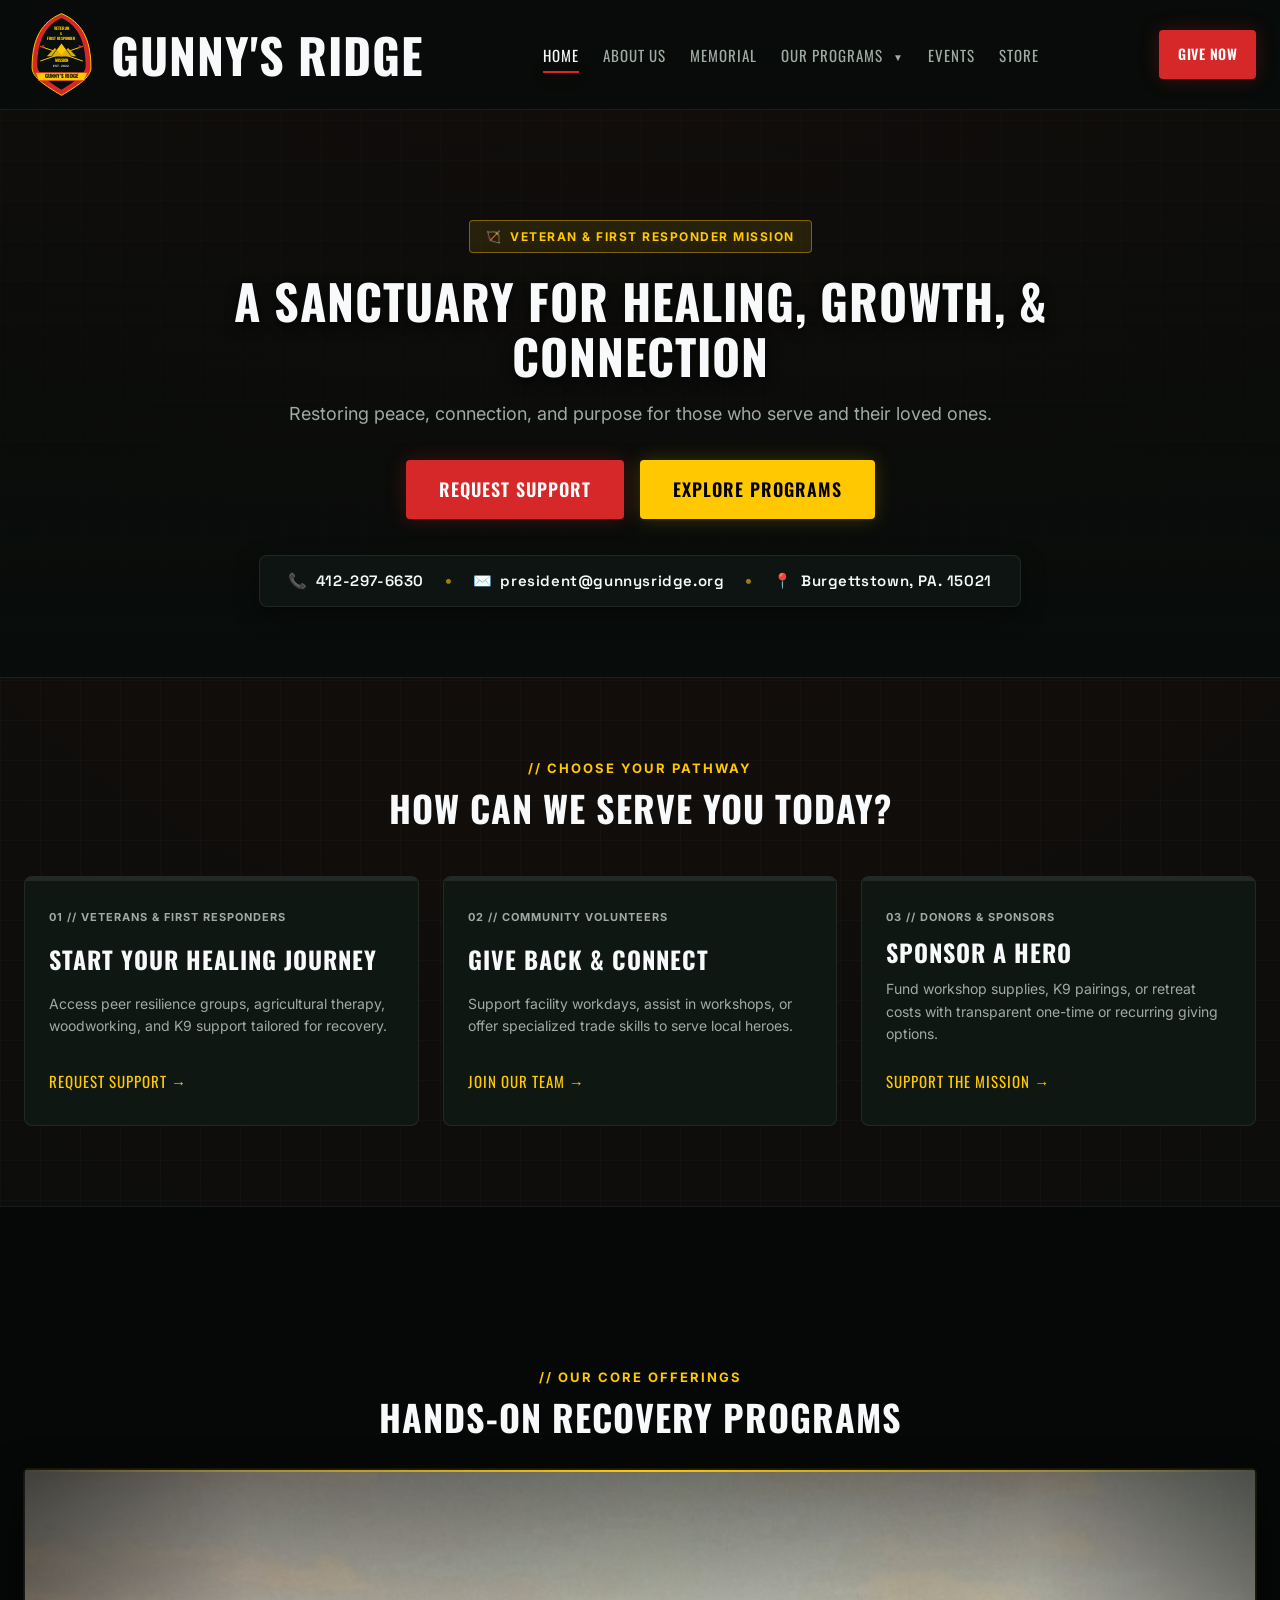
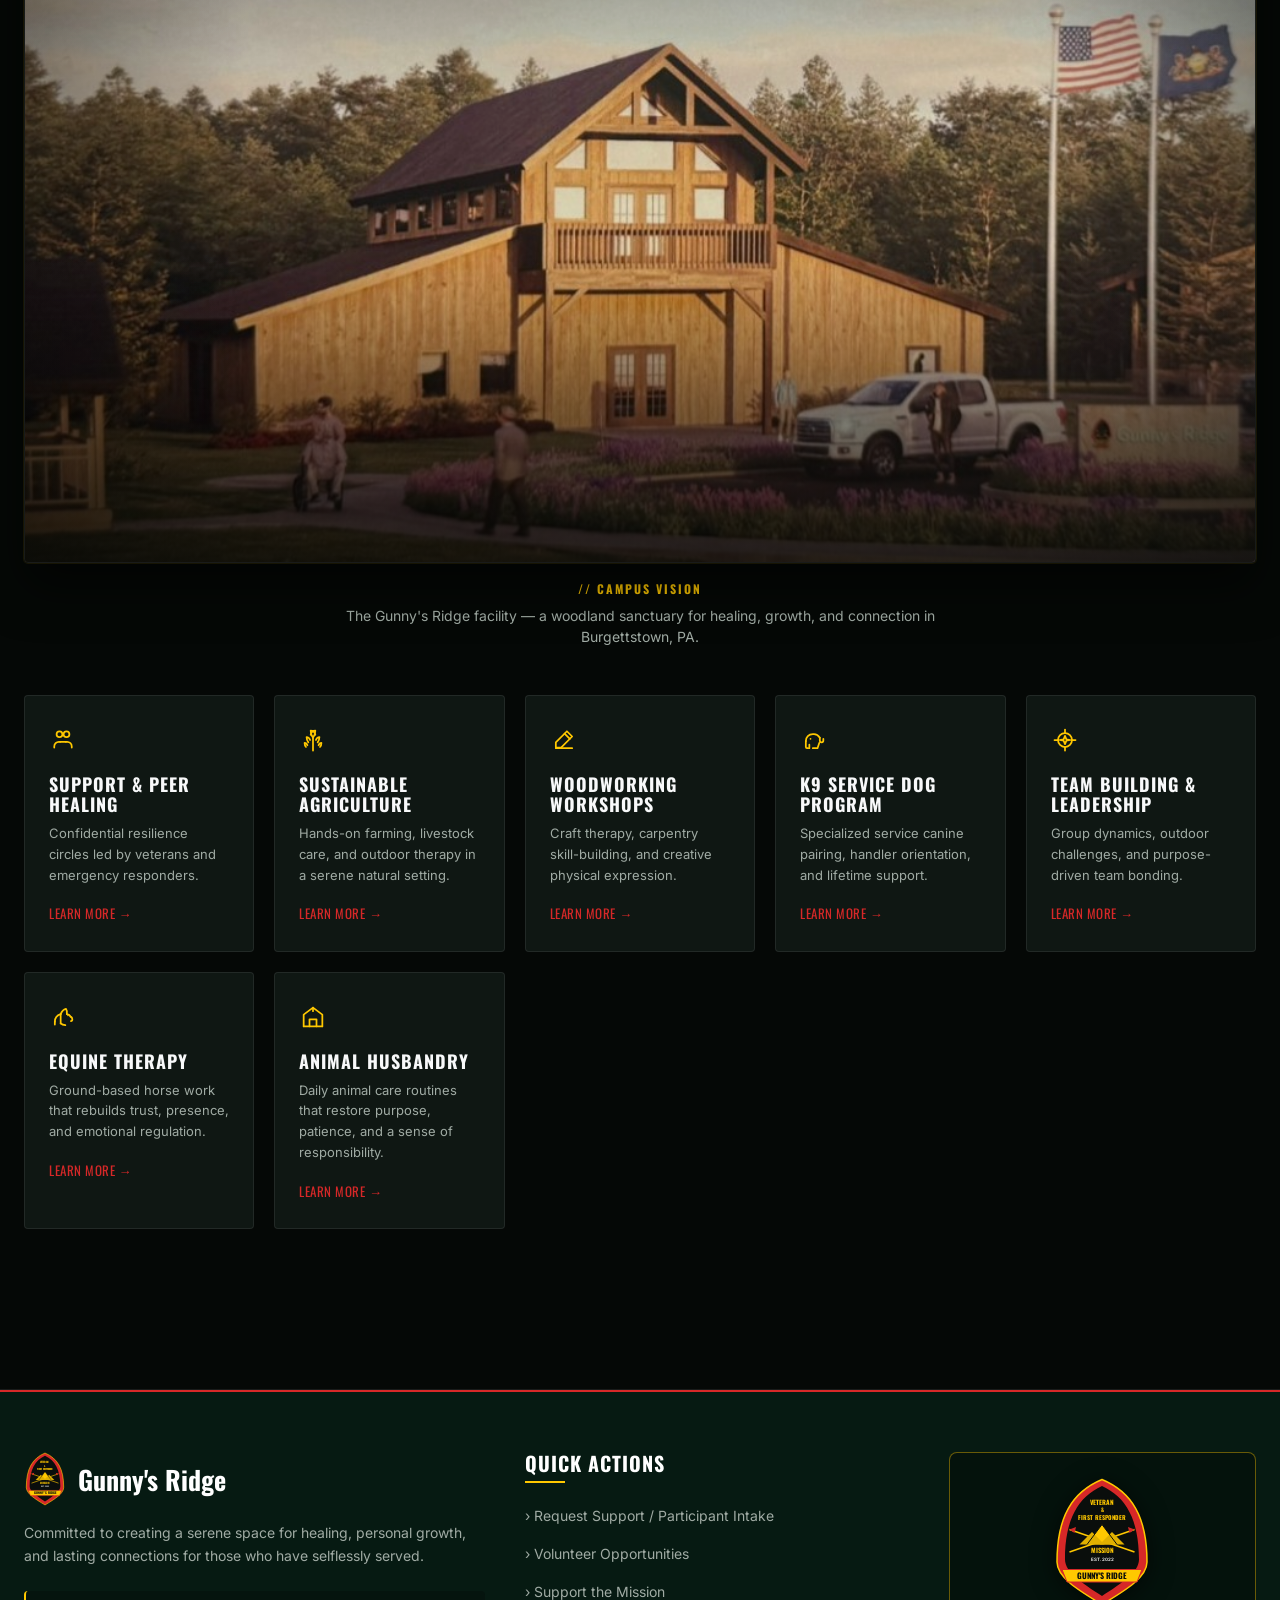
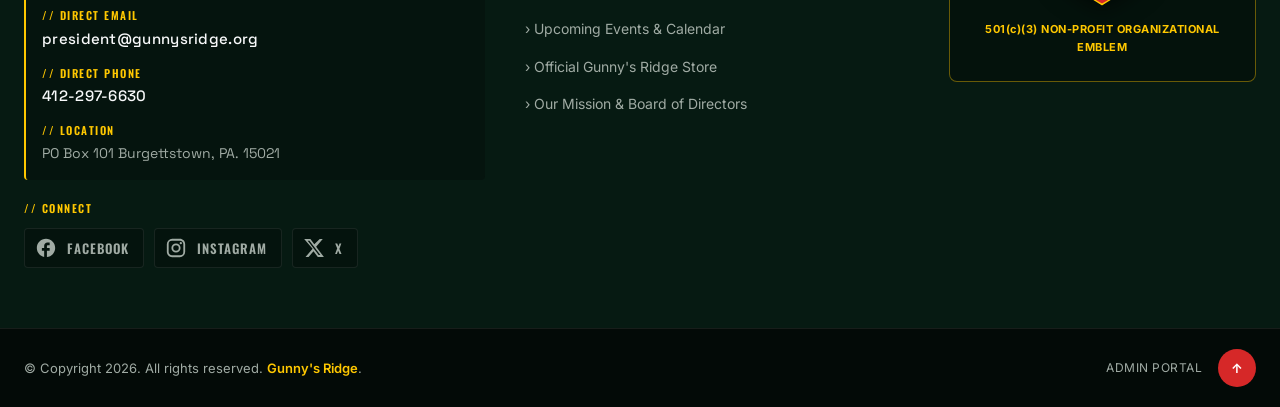
<file: index.html>
<!DOCTYPE html>
<html lang="en">
<head>
  <meta charset="UTF-8">
  <link rel="icon" href="favicon.svg" type="image/svg+xml">
  <meta name="viewport" content="width=device-width, initial-scale=1.0">
  <title>Gunny's Ridge — Veteran & First Responder Mission</title>
  
  <!-- Modern Display, Body & Contact Ribbon Typography -->
  <link rel="preconnect" href="https://fonts.googleapis.com">
  <link rel="preconnect" href="https://fonts.gstatic.com" crossorigin>
  <link href="https://fonts.googleapis.com/css2?family=Inter:wght@300;400;500;600;700&family=Oswald:wght@500;600;700&family=Space+Grotesk:wght@500;600&display=swap" rel="stylesheet">

  <link rel="stylesheet" href="shared.css">
  <link rel="stylesheet" href="homepage-style.css">
</head>
<body class="bg-pattern" id="top">

  <!-- SVG Logo Template definition for reuse -->
  <svg style="display: none;">
    <symbol id="gunny-emblem" viewBox="0 0 200 260">
      <!-- Shield Outer Border -->
      <path d="M 100,5 C 160,30 190,80 190,170 C 190,200 150,225 100,255 C 50,225 10,200 10,170 C 10,80 40,30 100,5 Z" fill="#D62828" stroke="#FFC800" stroke-width="3"/>
      <!-- Inner Black Shield -->
      <path d="M 100,18 C 148,40 174,85 174,165 C 174,190 140,212 100,238 C 60,212 26,190 26,165 C 26,85 52,40 100,18 Z" fill="#0A0E0C"/>
      
      <!-- Top Text -->
      <text x="100" y="55" fill="#FFC800" font-family="'Oswald', sans-serif" font-size="13" font-weight="700" text-anchor="middle">VETERAN</text>
      <text x="100" y="70" fill="#FFC800" font-family="'Oswald', sans-serif" font-size="11" font-weight="700" text-anchor="middle">&amp;</text>
      <text x="100" y="85" fill="#FFC800" font-family="'Oswald', sans-serif" font-size="12" font-weight="700" text-anchor="middle">FIRST RESPONDER</text>
      
      <!-- Crossed Arrows -->
      <line x1="35" y1="150" x2="165" y2="105" stroke="#FFC800" stroke-width="3"/>
      <polygon points="165,105 152,100 155,112" fill="#D62828"/>
      <line x1="35" y1="105" x2="165" y2="150" stroke="#FFC800" stroke-width="3"/>
      <polygon points="35,105 48,100 45,112" fill="#D62828"/>
      
      <!-- Gold Mountain Peaks -->
      <polygon points="100,95 130,135 70,135" fill="#FFC800"/>
      <polygon points="80,110 105,135 55,135" fill="#E0B000"/>
      <polygon points="120,110 145,135 95,135" fill="#E0B000"/>
      <polyline points="70,135 100,95 130,135" fill="none" stroke="#0A0E0C" stroke-width="2"/>
      
      <!-- Mission Text -->
      <text x="100" y="152" fill="#FFC800" font-family="'Oswald', sans-serif" font-size="13" font-weight="700" text-anchor="middle">MISSION</text>
      <text x="100" y="167" fill="#FFFFFF" font-family="'Inter', sans-serif" font-size="9" font-weight="600" text-anchor="middle">EST. 2022</text>
      
      <!-- Banner Ribbon -->
      <path d="M 20,185 L 180,185 L 170,210 L 30,210 Z" fill="#FFC800" stroke="#D62828" stroke-width="2"/>
      <text x="100" y="203" fill="#0A0E0C" font-family="'Oswald', sans-serif" font-size="16" font-weight="700" text-anchor="middle">GUNNY'S RIDGE</text>
    </symbol>
  </svg>

  <header class="navbar">
    <div class="nav-container">
      <a href="index.html" class="brand-logo">
        <svg class="logo-img" viewBox="0 0 200 260"><use href="#gunny-emblem"></use></svg>
        <span class="brand-title">GUNNY'S RIDGE</span>
      </a>

      <input type="checkbox" id="nav-toggle" class="nav-toggle-input">
      <label for="nav-toggle" class="nav-toggle-label" aria-label="Toggle Navigation Menu">
        <span></span>
        <span></span>
        <span></span>
      </label>

      <nav class="nav-menu">
        <ul class="nav-links">
          <li><a href="index.html" class="nav-item active">HOME</a></li>
          <li><a href="about_us/about_us.html" class="nav-item">ABOUT US</a></li>
          <li><a href="about_us/about_us.html#memorial" class="nav-item">MEMORIAL</a></li>
          <li class="nav-dropdown">
            <a href="programs/programs-overview.html" class="nav-item">OUR PROGRAMS <span class="dropdown-arrow">▼</span></a>
            <ul class="dropdown-menu">
              <li><a href="programs/support-and-healing.html">Support and Healing</a></li>
              <li><a href="programs/sustainable-agriculture.html">Sustainable Agriculture</a></li>
              <li><a href="programs/wood-working.html">Wood Working</a></li>
              <li><a href="programs/team-building.html">Team Building &amp; Leadership</a></li>
              <li><a href="programs/k9-service.html">K9 Service Dog Program</a></li>
              <li><a href="programs/equine-therapy.html">Equine Therapy</a></li>
              <li><a href="programs/animal-husbandry.html">Animal Husbandry</a></li>
            </ul>
          </li>
          <li><a href="events/events.html" class="nav-item">EVENTS</a></li>
          <li><a href="index.html#shop" class="nav-item">STORE</a></li>
        </ul>
        <div class="nav-cta-mobile">
          <a href="donate/donate.html#give" class="btn btn-crimson">GIVE NOW</a>
        </div>
      </nav>

      <div class="nav-cta-desktop">
        <a href="donate/donate.html#give" class="btn btn-crimson">GIVE NOW</a>
      </div>
    </div>
  </header>

  <main>
    <!-- Hero Section -->
    <section class="hero">
      <div class="hero-container">
        <div class="hero-badge">
          <span class="badge-icon">🏹</span> VETERAN &amp; FIRST RESPONDER MISSION
        </div>
        <h1 class="hero-title">A SANCTUARY FOR HEALING, GROWTH, &amp; CONNECTION</h1>
        <p class="hero-subtitle">
          Restoring peace, connection, and purpose for those who serve and their loved ones.
        </p>
        <div class="hero-actions">
          <a href="#intake" class="btn btn-crimson btn-lg">REQUEST SUPPORT</a>
          <a href="#programs" class="btn btn-gold btn-lg">EXPLORE PROGRAMS</a>
        </div>

        <!-- Integrated Glassmorphic Contact Ribbon -->
        <div class="hero-contact-ribbon">
          <a href="tel:4122976630" class="hero-contact-item">📞 <span>412-297-6630</span></a>
          <span class="ribbon-divider">•</span>
          <a href="mailto:president@gunnysridge.org" class="hero-contact-item">✉️ <span>president@gunnysridge.org</span></a>
          <span class="ribbon-divider desktop-only">•</span>
          <span class="hero-contact-item desktop-only">📍 <span>Burgettstown, PA. 15021</span></span>
        </div>
      </div>
    </section>

    <!-- Segmented 3-Pathway Conversion Funnel -->
    <section class="section-container" id="pathways">
      <div class="section-header">
        <span class="section-badge">// CHOOSE YOUR PATHWAY</span>
        <h2 class="section-title">HOW CAN WE SERVE YOU TODAY?</h2>
      </div>

      <div class="pathways-grid">
        <!-- Pathway 1: Veterans -->
        <article class="pathway-card card-crimson" id="intake">
          <div class="card-badge">01 // VETERANS &amp; FIRST RESPONDERS</div>
          <h3 class="card-title">Start Your Healing Journey</h3>
          <p class="card-desc">Access peer resilience groups, agricultural therapy, woodworking, and K9 support tailored for recovery.</p>
          <a href="#intake" class="card-link">REQUEST SUPPORT →</a>
        </article>

        <!-- Pathway 2: Volunteers -->
        <article class="pathway-card card-gold" id="volunteer">
          <div class="card-badge">02 // COMMUNITY VOLUNTEERS</div>
          <h3 class="card-title">Give Back &amp; Connect</h3>
          <p class="card-desc">Support facility workdays, assist in workshops, or offer specialized trade skills to serve local heroes.</p>
          <a href="#volunteer" class="card-link">JOIN OUR TEAM →</a>
        </article>

        <!-- Pathway 3: Donors -->
        <article class="pathway-card card-accent" id="donate">
          <div class="card-badge">03 // DONORS &amp; SPONSORS</div>
          <h3 class="card-title">Sponsor A Hero</h3>
          <p class="card-desc">Fund workshop supplies, K9 pairings, or retreat costs with transparent one-time or recurring giving options.</p>
          <a href="donate/donate.html#monthly" class="card-link">SUPPORT THE MISSION →</a>
        </article>
      </div>
    </section>

    <!-- Core Programs Showcase -->
    <section class="programs-wrapper" id="programs">
      <div class="section-container">
        <div class="section-header">
          <span class="section-badge">// OUR CORE OFFERINGS</span>
          <h2 class="section-title">HANDS-ON RECOVERY PROGRAMS</h2>
        </div>

        <figure class="facility-showcase">
          <div class="facility-frame">
            <img
              src="images/gunnys-ridge-facility.jpg"
              alt="Architectural vision of the Gunny's Ridge facility nestled in the Pennsylvania woodland"
              width="1024"
              height="565"
              loading="lazy"
            >
          </div>
          <figcaption class="facility-caption">
            <span class="facility-label">// CAMPUS VISION</span>
            <p>The Gunny's Ridge facility — a woodland sanctuary for healing, growth, and connection in Burgettstown, PA.</p>
          </figcaption>
        </figure>

        <div class="programs-grid">
          <div class="program-card">
            <div class="program-icon" aria-hidden="true">
              <svg viewBox="0 0 24 24" fill="none" stroke="currentColor" stroke-width="1.5" stroke-linecap="round" stroke-linejoin="round">
                <circle cx="9" cy="7" r="2.5"/>
                <circle cx="15" cy="7" r="2.5"/>
                <path d="M4.5 18.5v-1a4 4 0 0 1 4-4h1"/>
                <path d="M19.5 18.5v-1a4 4 0 0 0-4-4h-1"/>
                <path d="M9.5 13.5h5"/>
              </svg>
            </div>
            <h4>Support &amp; Peer Healing</h4>
            <p>Confidential resilience circles led by veterans and emergency responders.</p>
            <a href="programs/support-and-healing.html" class="program-link">LEARN MORE →</a>
          </div>

          <div class="program-card">
            <div class="program-icon" aria-hidden="true">
              <svg viewBox="0 0 24 24" fill="none" stroke="currentColor" stroke-width="1.5" stroke-linecap="round" stroke-linejoin="round">
                <path d="M12 21V10"/>
                <path d="M12 10c-1.5-2-2-4-2-6 2 0 3.5 1.5 4 3.5"/>
                <path d="M12 10c1.5-2 2-4 2-6-2 0-3.5 1.5-4 3.5"/>
                <path d="M8 14c-1.2-1.5-1.5-3-1.5-4.5 1.5 0 2.5 1 3 2.5"/>
                <path d="M16 14c1.2-1.5 1.5-3 1.5-4.5-1.5 0-2.5 1-3 2.5"/>
                <path d="M6 18c-1-1-1.2-2.2-1.2-3.5 1.2 0 2 .8 2.4 2"/>
                <path d="M18 18c1-1 1.2-2.2 1.2-3.5-1.2 0-2 .8-2.4 2"/>
              </svg>
            </div>
            <h4>Sustainable Agriculture</h4>
            <p>Hands-on farming, livestock care, and outdoor therapy in a serene natural setting.</p>
            <a href="programs/sustainable-agriculture.html" class="program-link">LEARN MORE →</a>
          </div>

          <div class="program-card">
            <div class="program-icon" aria-hidden="true">
              <svg viewBox="0 0 24 24" fill="none" stroke="currentColor" stroke-width="1.5" stroke-linecap="round" stroke-linejoin="round">
                <path d="M14.5 4.5 19 9l-9.5 9.5H5v-4.5L14.5 4.5z"/>
                <path d="M12.5 6.5 17 11"/>
                <path d="M5 19h14"/>
              </svg>
            </div>
            <h4>Woodworking Workshops</h4>
            <p>Craft therapy, carpentry skill-building, and creative physical expression.</p>
            <a href="programs/wood-working.html" class="program-link">LEARN MORE →</a>
          </div>

          <div class="program-card">
            <div class="program-icon" aria-hidden="true">
              <svg viewBox="0 0 24 24" fill="none" stroke="currentColor" stroke-width="1.5" stroke-linecap="round" stroke-linejoin="round">
                <path d="M5 13c0-3.5 2.5-6 6-6h1c2.5 0 4 1.5 5 3"/>
                <path d="M17 10v2.5a1.5 1.5 0 0 0 3 0V11"/>
                <path d="M5 13v5a1 1 0 0 0 1 1h1"/>
                <path d="M11 19h4l1.5-4.5"/>
                <path d="M8 19v-3"/>
                <circle cx="9" cy="11" r="0.75" fill="currentColor" stroke="none"/>
              </svg>
            </div>
            <h4>K9 Service Dog Program</h4>
            <p>Specialized service canine pairing, handler orientation, and lifetime support.</p>
            <a href="programs/k9-service.html" class="program-link">LEARN MORE →</a>
          </div>

          <div class="program-card">
            <div class="program-icon" aria-hidden="true">
              <svg viewBox="0 0 24 24" fill="none" stroke="currentColor" stroke-width="1.5" stroke-linecap="round" stroke-linejoin="round">
                <path d="M12 3v3"/>
                <path d="M12 18v3"/>
                <path d="M3 12h3"/>
                <path d="M18 12h3"/>
                <circle cx="12" cy="12" r="6"/>
                <path d="M12 8.5 13.2 11.5 16.5 12 13.2 12.5 12 15.5 10.8 12.5 7.5 12 10.8 11.5Z"/>
              </svg>
            </div>
            <h4>Team Building &amp; Leadership</h4>
            <p>Group dynamics, outdoor challenges, and purpose-driven team bonding.</p>
            <a href="programs/team-building.html" class="program-link">LEARN MORE →</a>
          </div>

          <div class="program-card">
            <div class="program-icon" aria-hidden="true">
              <svg viewBox="0 0 24 24" fill="none" stroke="currentColor" stroke-width="1.5" stroke-linecap="round" stroke-linejoin="round">
                <path d="M5 16c0-3 2-5.5 5-6.5"/>
                <path d="M10 9.5c1-2.5 2.5-4 4.5-4.5 1 1.5 1.2 3 .8 4.5"/>
                <path d="M15.5 9.5c1.5.2 2.5 1 3 2.2"/>
                <path d="M18.5 11.7c.8.3 1.5 1 1.5 2.3 0 1-.5 1.5-1.2 1.5"/>
                <path d="M5 16v2.5"/>
                <path d="M10 9.5v8"/>
                <path d="M14 19c-1.5 0-3-.5-4-1.5"/>
                <circle cx="16.2" cy="10.8" r="0.6" fill="currentColor" stroke="none"/>
              </svg>
            </div>
            <h4>Equine Therapy</h4>
            <p>Ground-based horse work that rebuilds trust, presence, and emotional regulation.</p>
            <a href="programs/equine-therapy.html" class="program-link">LEARN MORE →</a>
          </div>

          <div class="program-card">
            <div class="program-icon" aria-hidden="true">
              <svg viewBox="0 0 24 24" fill="none" stroke="currentColor" stroke-width="1.5" stroke-linecap="round" stroke-linejoin="round">
                <path d="M4 20V10l8-6 8 6v10"/>
                <path d="M9 20v-6h6v6"/>
                <path d="M4 20h16"/>
                <path d="M12 4v3"/>
              </svg>
            </div>
            <h4>Animal Husbandry</h4>
            <p>Daily animal care routines that restore purpose, patience, and a sense of responsibility.</p>
            <a href="programs/animal-husbandry.html" class="program-link">LEARN MORE →</a>
          </div>
        </div>
      </div>
    </section>

    <div id="shop" hidden></div>
  </main>

  <!-- Modernized Footer -->
  <footer class="modern-footer">
    <div class="footer-container">
      <!-- Col 1: Brand & Modern Contact Info -->
      <div class="footer-col brand-col">
        <div class="footer-logo-block">
          <svg class="footer-logo-img" viewBox="0 0 200 260"><use href="#gunny-emblem"></use></svg>
          <div class="footer-brand-title">Gunny's Ridge</div>
        </div>
        <p class="footer-mission">
          Committed to creating a serene space for healing, personal growth, and lasting connections for those who have selflessly served.
        </p>
        
        <!-- Modern Micro-Typography Contact Blocks -->
        <div class="footer-contact-info">
          <div class="contact-item">
            <span class="contact-label">// DIRECT EMAIL</span>
            <a href="mailto:president@gunnysridge.org" class="contact-value">president@gunnysridge.org</a>
          </div>
          <div class="contact-item">
            <span class="contact-label">// DIRECT PHONE</span>
            <a href="tel:4122976630" class="contact-value">412-297-6630</a>
          </div>
          <div class="contact-item">
            <span class="contact-label">// LOCATION</span>
            <span class="contact-value-static">PO Box 101 Burgettstown, PA. 15021</span>
          </div>
        </div>

        <div class="footer-social">
          <span class="contact-label">// CONNECT</span>
          <ul class="social-links">
            <li>
              <a href="https://www.facebook.com/profile.php?id=100088198623517"
                 class="social-link"
                 target="_blank"
                 rel="noopener noreferrer"
                 aria-label="Gunny's Ridge on Facebook">
                <svg viewBox="0 0 24 24" aria-hidden="true" focusable="false">
                  <path d="M22 12c0-5.52-4.48-10-10-10S2 6.48 2 12c0 4.84 3.44 8.87 8 9.8V15H7.5v-3H10v-2.5C10 7.57 11.57 6 13.5 6H16v3h-2c-.55 0-1 .45-1 1V12h3v3h-3v6.95c5.05-.5 9-4.76 9-9.95z"/>
                </svg>
                <span class="social-link-label">Facebook</span>
              </a>
            </li>
            <li>
              <a href="#"
                 class="social-link"
                 aria-label="Gunny's Ridge on Instagram — coming soon"
                 title="Instagram coming soon">
                <svg viewBox="0 0 24 24" aria-hidden="true" focusable="false">
                  <path d="M7.8 2h8.4C19.4 2 22 4.6 22 7.8v8.4a5.8 5.8 0 0 1-5.8 5.8H7.8C4.6 22 2 19.4 2 16.2V7.8A5.8 5.8 0 0 1 7.8 2m-.2 2A3.6 3.6 0 0 0 4 7.6v8.8C4 18.39 5.61 20 7.6 20h8.8a3.6 3.6 0 0 0 3.6-3.6V7.6C20 5.61 18.39 4 16.4 4H7.6m9.65 1.5a1.25 1.25 0 0 1 1.25 1.25A1.25 1.25 0 0 1 17.25 8 1.25 1.25 0 0 1 16 6.75a1.25 1.25 0 0 1 1.25-1.25M12 7a5 5 0 0 1 5 5 5 5 0 0 1-5 5 5 5 0 0 1-5-5 5 5 0 0 1 5-5m0 2a3 3 0 0 0-3 3 3 3 0 0 0 3 3 3 3 0 0 0 3-3 3 3 0 0 0-3-3z"/>
                </svg>
                <span class="social-link-label">Instagram</span>
              </a>
            </li>
            <li>
              <a href="#"
                 class="social-link"
                 aria-label="Gunny's Ridge on X — coming soon"
                 title="X coming soon">
                <svg viewBox="0 0 24 24" aria-hidden="true" focusable="false">
                  <path d="M18.244 2.25h3.308l-7.227 8.26 8.502 11.24H16.17l-4.714-6.231-5.401 6.231H2.743l7.727-8.829L1.254 2.25H8.08l4.253 5.622L18.244 2.25zm-1.161 17.52h1.833L7.084 4.126H5.117L17.083 19.77z"/>
                </svg>
                <span class="social-link-label">X</span>
              </a>
            </li>
          </ul>
        </div>
      </div>

      <!-- Col 2: High-Value Quick Links -->
      <div class="footer-col nav-col">
        <h3 class="footer-heading">Quick Actions</h3>
        <ul class="footer-links">
          <li><a href="index.html#intake">› Request Support / Participant Intake</a></li>
          <li><a href="index.html#volunteer">› Volunteer Opportunities</a></li>
          <li><a href="donate/donate.html#give">› Support the Mission</a></li>
          <li><a href="events/events.html">› Upcoming Events &amp; Calendar</a></li>
          <li><a href="index.html#shop">› Official Gunny's Ridge Store</a></li>
          <li><a href="about_us/about_us.html">› Our Mission &amp; Board of Directors</a></li>
        </ul>
      </div>

      <!-- Col 3: Emblem Showcase & Crest -->
      <div class="footer-col crest-col">
        <div class="crest-card">
          <svg class="crest-img" viewBox="0 0 200 260"><use href="#gunny-emblem"></use></svg>
          <div class="crest-tag">501(c)(3) NON-PROFIT ORGANIZATIONAL EMBLEM</div>
        </div>
      </div>
    </div>

    <!-- Sub-footer Bottom Bar -->
    <div class="footer-bottom">
      <div class="bottom-container">
        <p>© Copyright 2026. All rights reserved. <span class="highlight-text">Gunny's Ridge</span>.</p>
        <div class="footer-bottom-actions">
          <a href="#admin" class="admin-link">Admin Portal</a>
          <a href="#top" class="back-to-top" aria-label="Back to Top">
            <span>↑</span>
          </a>
        </div>
      </div>
    </div>
  </footer>

</body>
</html>
</file>
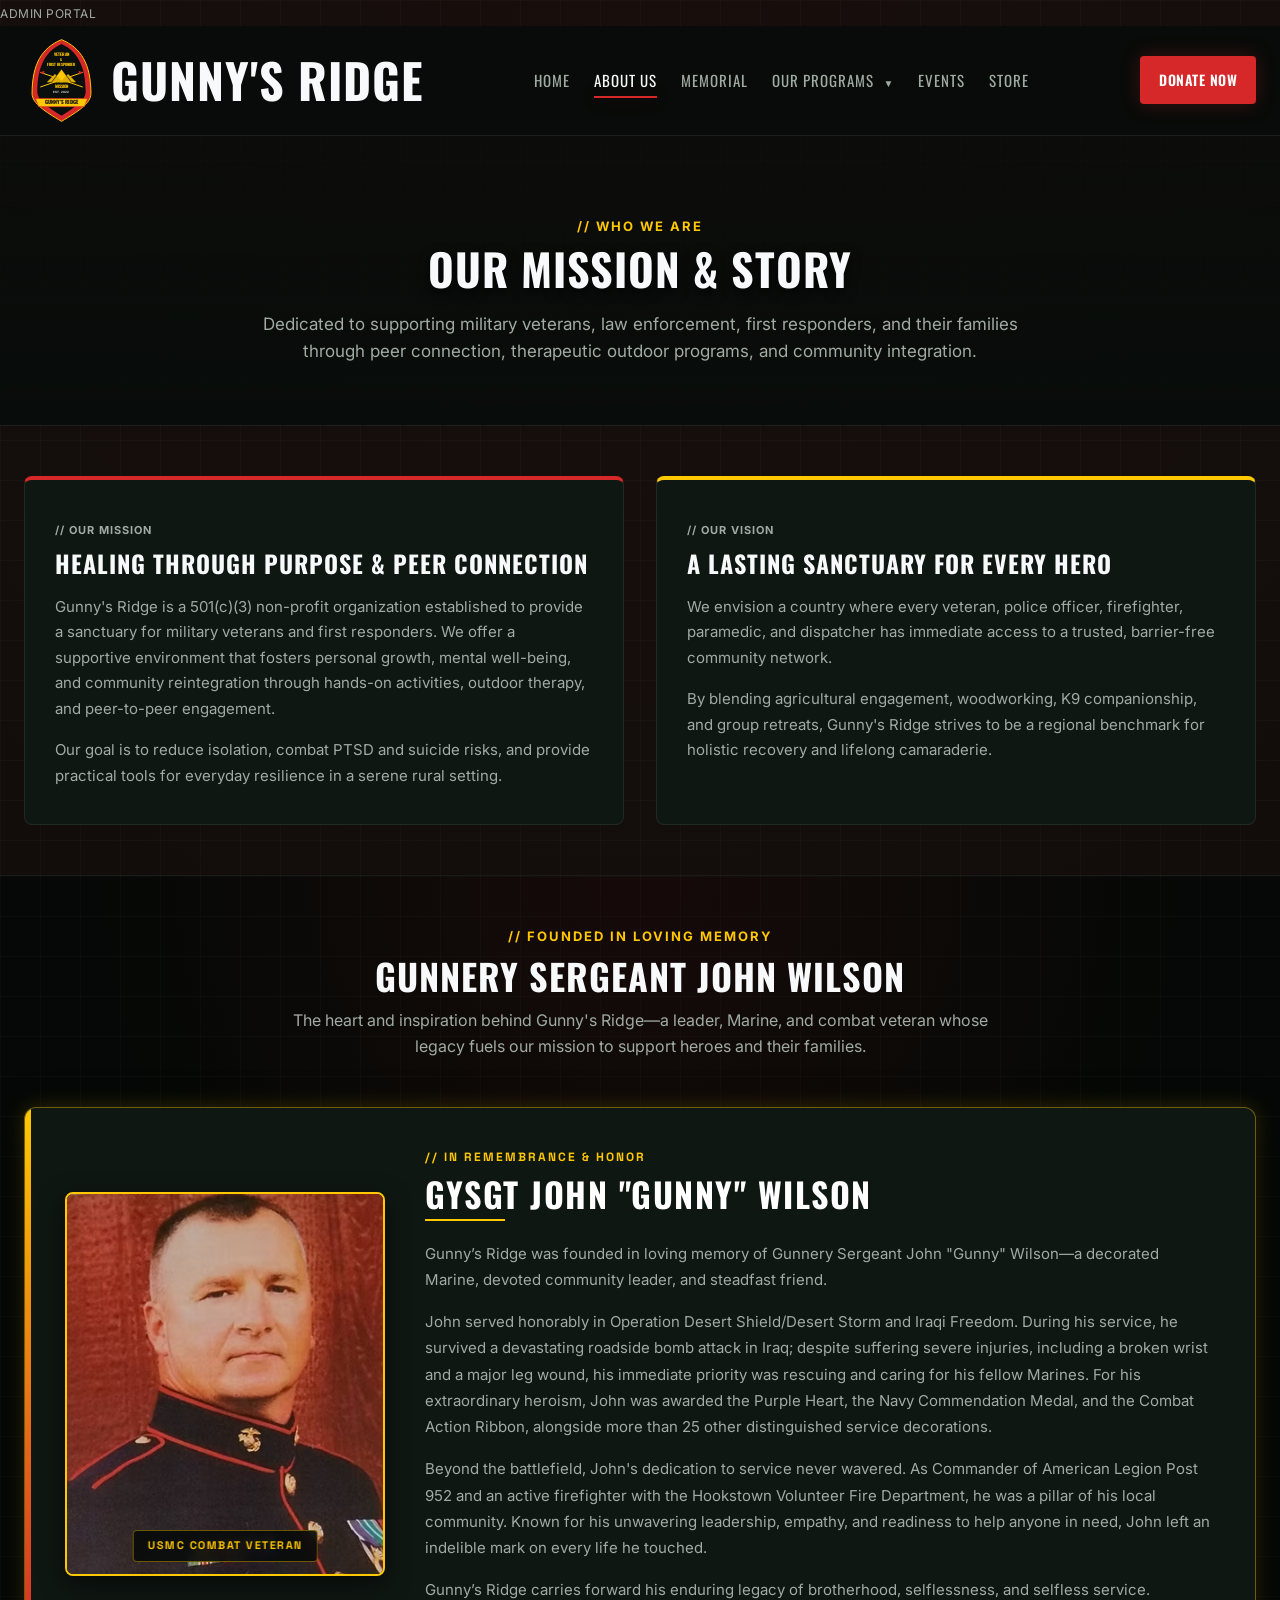
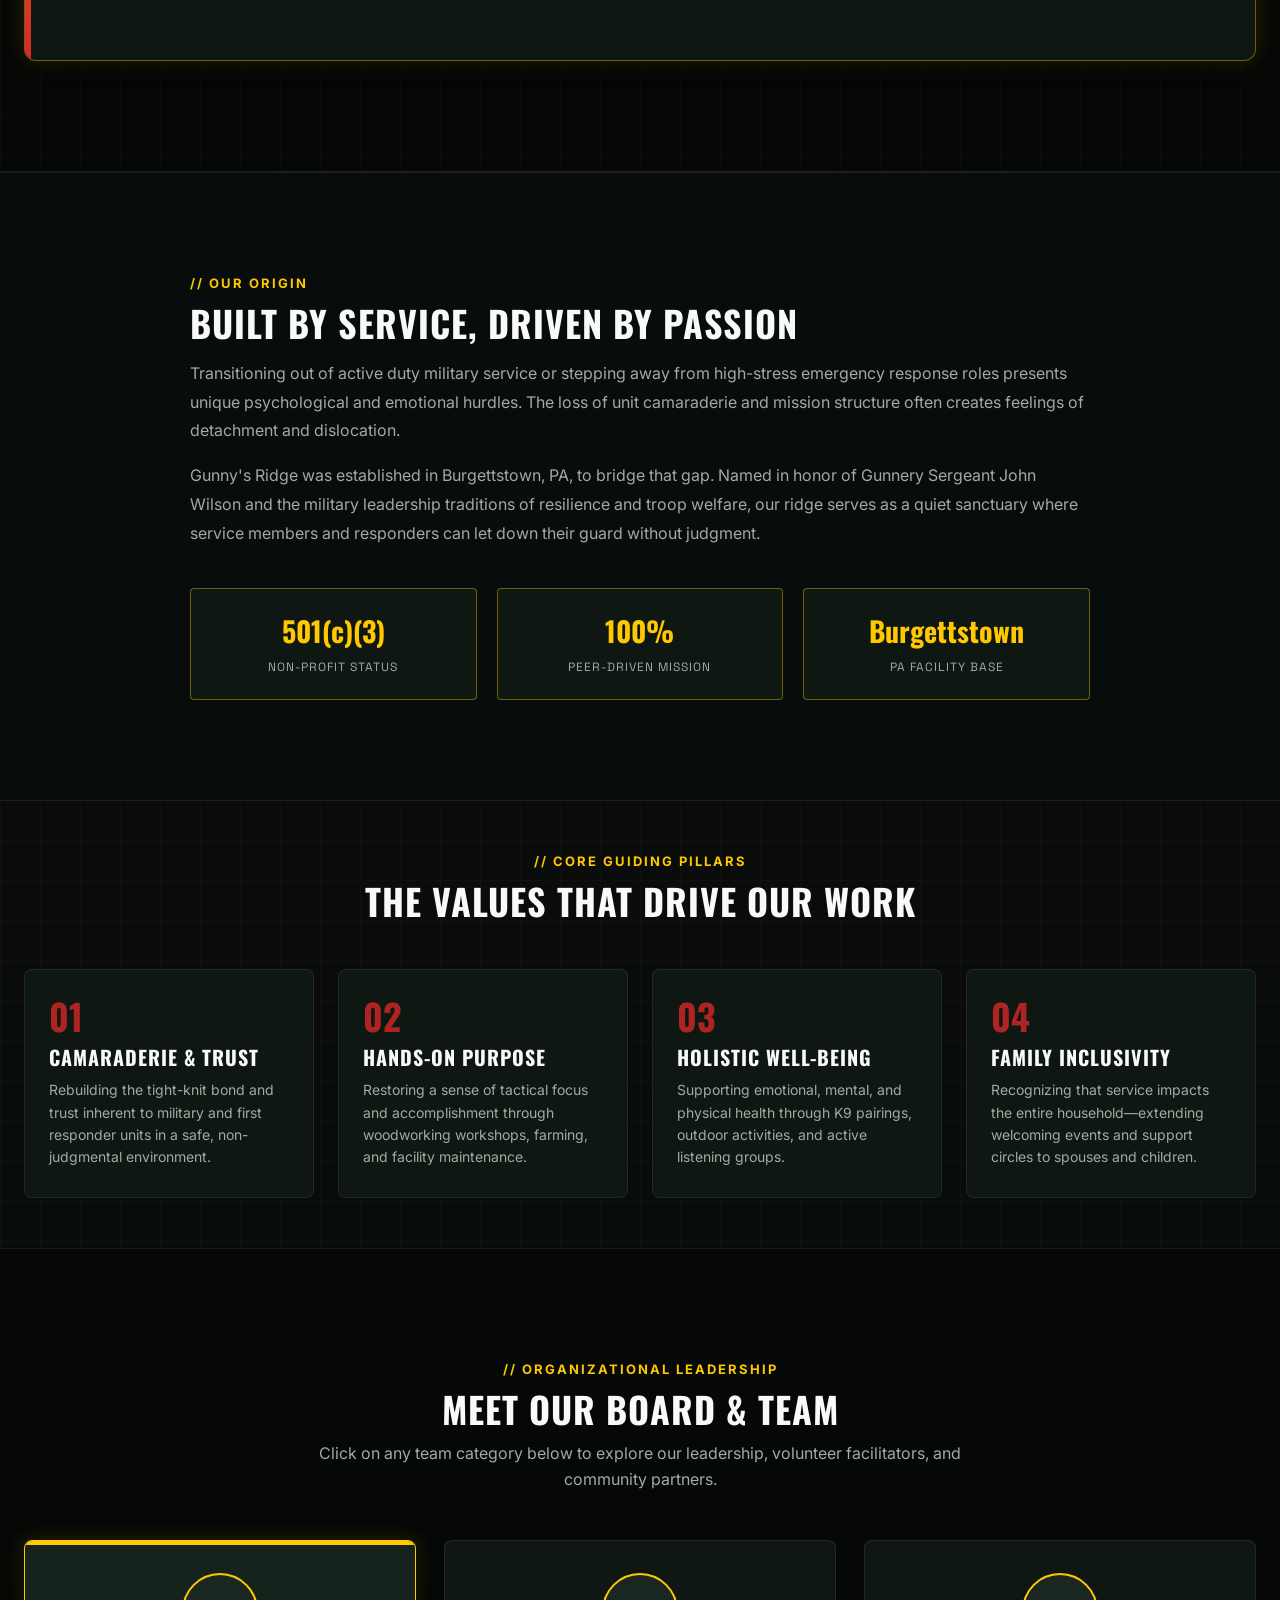
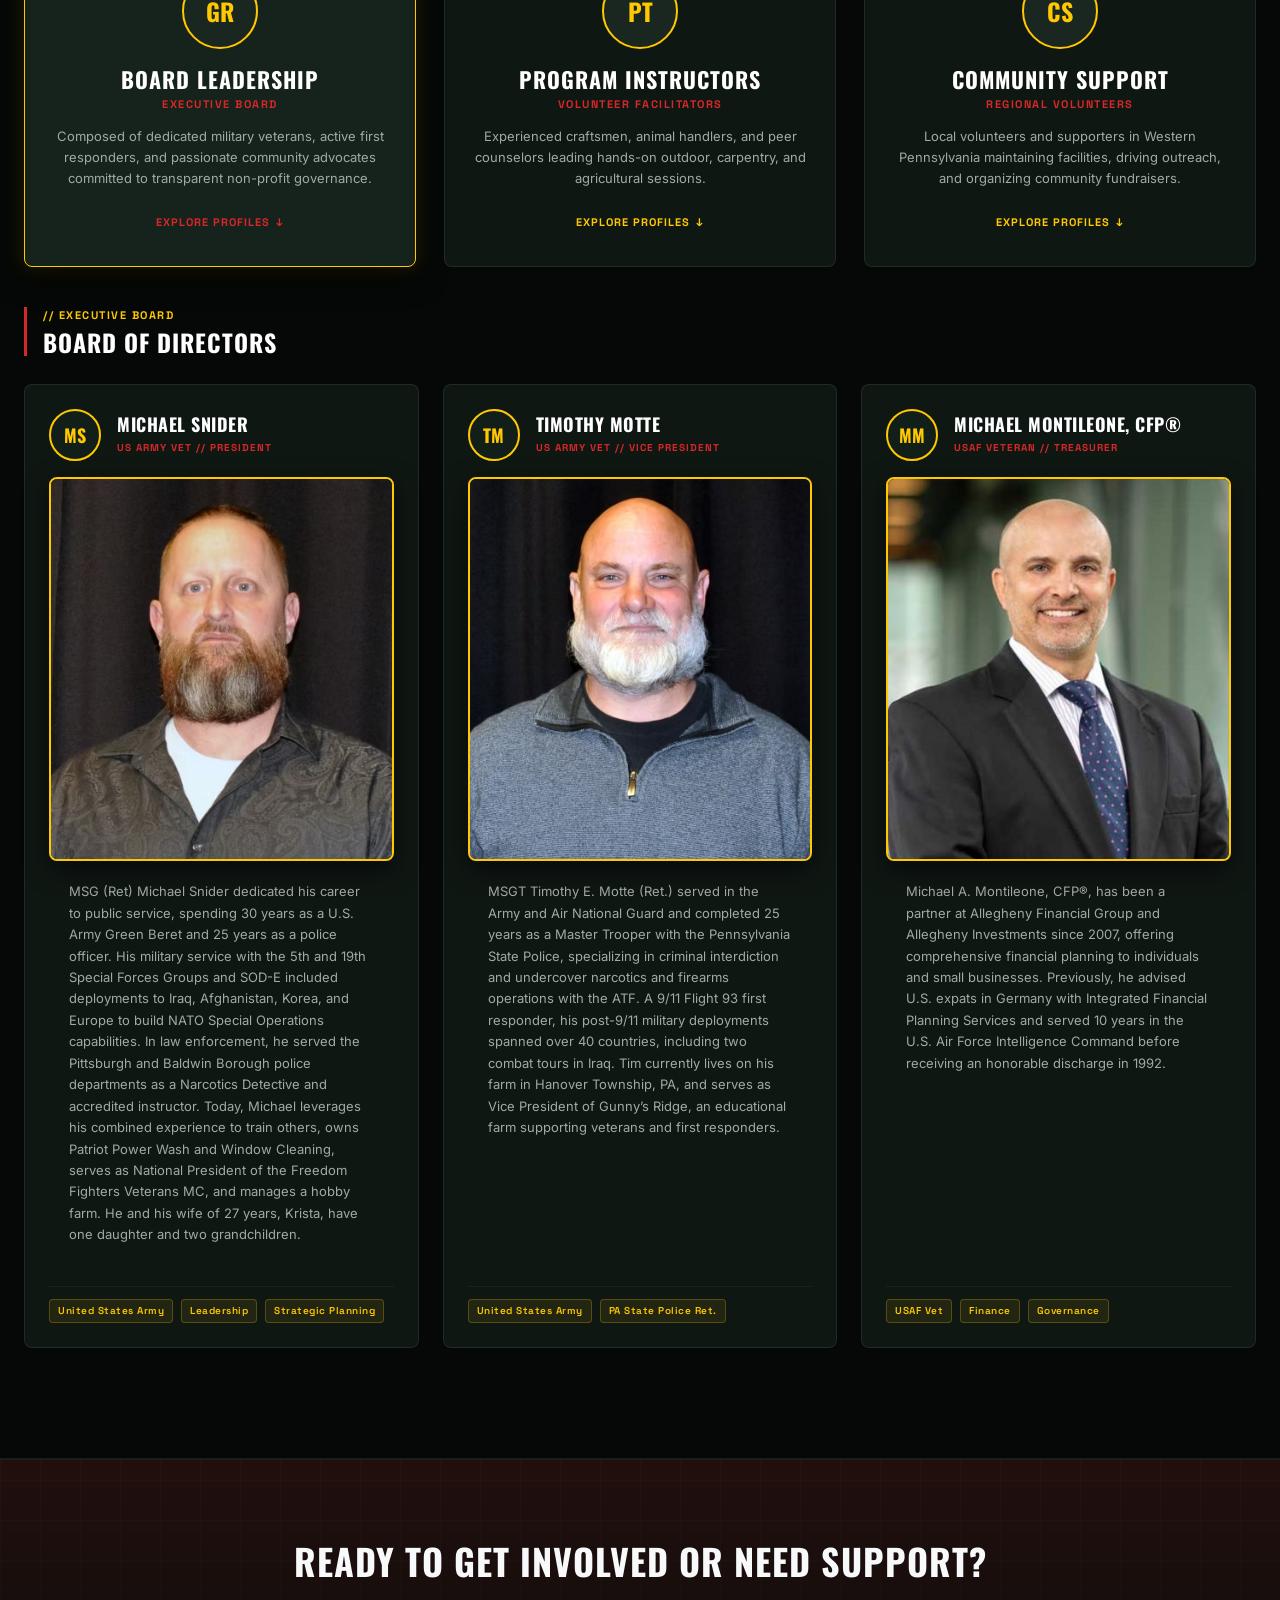
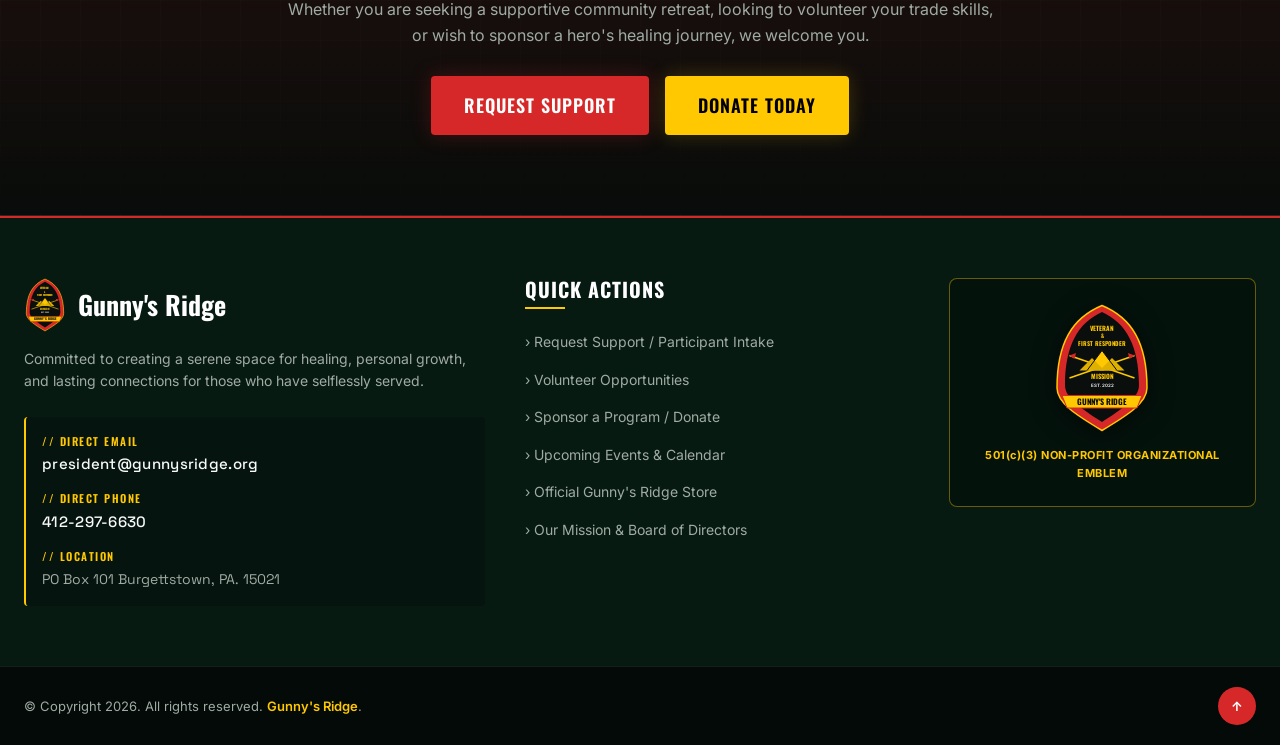
<file: About Us/about_us.html>
<!DOCTYPE html>
<html lang="en">
<head>
  <meta charset="UTF-8">
  <meta name="viewport" content="width=device-width, initial-scale=1.0">
  <title>About Us — Gunny's Ridge</title>
  
  <!-- Typography -->
  <link rel="preconnect" href="https://fonts.googleapis.com">
  <link rel="preconnect" href="https://fonts.gstatic.com" crossorigin>
  <link href="https://fonts.googleapis.com/css2?family=Inter:wght@300;400;500;600;700&family=Oswald:wght@500;600;700&family=Space+Grotesk:wght@500;600;700&display=swap" rel="stylesheet">

  <link rel="stylesheet" href="../shared.css">
  <link rel="stylesheet" href="about_us-style.css">
</head>
<body class="bg-pattern about-page" id="top">

  <!-- SVG Logo Emblem Definition -->
  <svg style="display: none;">
    <symbol id="gunny-emblem" viewBox="0 0 200 260">
      <path d="M 100,5 C 160,30 190,80 190,170 C 190,200 150,225 100,255 C 50,225 10,200 10,170 C 10,80 40,30 100,5 Z" fill="#D62828" stroke="#FFC800" stroke-width="3"/>
      <path d="M 100,18 C 148,40 174,85 174,165 C 174,190 140,212 100,238 C 60,212 26,190 26,165 C 26,85 52,40 100,18 Z" fill="#0A0E0C"/>
      <text x="100" y="55" fill="#FFC800" font-family="'Oswald', sans-serif" font-size="13" font-weight="700" text-anchor="middle">VETERAN</text>
      <text x="100" y="70" fill="#FFC800" font-family="'Oswald', sans-serif" font-size="11" font-weight="700" text-anchor="middle">&amp;</text>
      <text x="100" y="85" fill="#FFC800" font-family="'Oswald', sans-serif" font-size="12" font-weight="700" text-anchor="middle">FIRST RESPONDER</text>
      <line x1="35" y1="150" x2="165" y2="105" stroke="#FFC800" stroke-width="3"/>
      <polygon points="165,105 152,100 155,112" fill="#D62828"/>
      <line x1="35" y1="105" x2="165" y2="150" stroke="#FFC800" stroke-width="3"/>
      <polygon points="35,105 48,100 45,112" fill="#D62828"/>
      <polygon points="100,95 130,135 70,135" fill="#FFC800"/>
      <polygon points="80,110 105,135 55,135" fill="#E0B000"/>
      <polygon points="120,110 145,135 95,135" fill="#E0B000"/>
      <polyline points="70,135 100,95 130,135" fill="none" stroke="#0A0E0C" stroke-width="2"/>
      <text x="100" y="152" fill="#FFC800" font-family="'Oswald', sans-serif" font-size="13" font-weight="700" text-anchor="middle">MISSION</text>
      <text x="100" y="167" fill="#FFFFFF" font-family="'Inter', sans-serif" font-size="9" font-weight="600" text-anchor="middle">EST. 2022</text>
      <path d="M 20,185 L 180,185 L 170,210 L 30,210 Z" fill="#FFC800" stroke="#D62828" stroke-width="2"/>
      <text x="100" y="203" fill="#0A0E0C" font-family="'Oswald', sans-serif" font-size="16" font-weight="700" text-anchor="middle">GUNNY'S RIDGE</text>
    </symbol>
  </svg>

  <!-- Top Utility Bar -->
  <div class="utility-bar">
    <div class="utility-container">
      <div class="utility-actions">
        <a href="#admin" class="admin-link">Admin Portal</a>
      </div>
    </div>
  </div>

  <!-- Primary Navigation Header -->
  <header class="navbar">
    <div class="nav-container">
      <a href="../index.html" class="brand-logo">
        <svg class="logo-img" viewBox="0 0 200 260"><use href="#gunny-emblem"></use></svg>
        <span class="brand-title">GUNNY'S RIDGE</span>
      </a>

      <input type="checkbox" id="nav-toggle" class="nav-toggle-input">
      <label for="nav-toggle" class="nav-toggle-label" aria-label="Toggle Navigation Menu">
        <span></span>
        <span></span>
        <span></span>
      </label>

      <nav class="nav-menu">
        <ul class="nav-links">
          <li><a href="../index.html" class="nav-item">HOME</a></li>
          <li><a href="about_us.html" class="nav-item active">ABOUT US</a></li>
          <li><a href="#memorial" class="nav-item">MEMORIAL</a></li>
          <li class="nav-dropdown">
            <a href="../programs/programs-overview.html" class="nav-item">OUR PROGRAMS <span class="dropdown-arrow">▼</span></a>
            <ul class="dropdown-menu">
              <li><a href="../programs/support-and-healing.html">Support and Healing</a></li>
              <li><a href="../programs/sustainable-agriculture.html">Sustainable Agriculture</a></li>
              <li><a href="../programs/wood-working.html">Wood Working</a></li>
              <li><a href="../programs/team-building.html">Team Building &amp; Leadership</a></li>
              <li><a href="../programs/k9-service.html">K9 Service Dog Program</a></li>
              <li><a href="../programs/equine-therapy.html">Equine Therapy</a></li>
              <li><a href="../programs/animal-husbandry.html">Animal Husbandry</a></li>
            </ul>
          </li>
          <li><a href="../index.html#events" class="nav-item">EVENTS</a></li>
          <li><a href="../index.html#shop" class="nav-item">STORE</a></li>
        </ul>
        <div class="nav-cta-mobile">
          <a href="../index.html#donate" class="btn btn-crimson">DONATE NOW</a>
        </div>
      </nav>

      <div class="nav-cta-desktop">
        <a href="../index.html#donate" class="btn btn-crimson">DONATE NOW</a>
      </div>
    </div>
  </header>

  <main>
    <!-- Page Inner Hero Banner -->
    <section class="page-hero">
      <div class="page-hero-container">
        <span class="section-badge">// WHO WE ARE</span>
        <h1 class="page-hero-title">OUR MISSION &amp; STORY</h1>
        <p class="page-hero-subtitle">
          Dedicated to supporting military veterans, law enforcement, first responders, and their families through peer connection, therapeutic outdoor programs, and community integration.
        </p>
      </div>
    </section>

    <!-- Mission & Vision Section -->
    <section class="section-container">
      <div class="split-narrative-grid">
        <div class="narrative-card card-accent-border">
          <span class="card-badge">// OUR MISSION</span>
          <h2 class="narrative-heading">HEALING THROUGH PURPOSE &amp; PEER CONNECTION</h2>
          <p class="narrative-text">
            Gunny's Ridge is a 501(c)(3) non-profit organization established to provide a sanctuary for military veterans and first responders. We offer a supportive environment that fosters personal growth, mental well-being, and community reintegration through hands-on activities, outdoor therapy, and peer-to-peer engagement.
          </p>
          <p class="narrative-text">
            Our goal is to reduce isolation, combat PTSD and suicide risks, and provide practical tools for everyday resilience in a serene rural setting.
          </p>
        </div>

        <div class="narrative-card card-gold-border">
          <span class="card-badge">// OUR VISION</span>
          <h2 class="narrative-heading">A LASTING SANCTUARY FOR EVERY HERO</h2>
          <p class="narrative-text">
            We envision a country where every veteran, police officer, firefighter, paramedic, and dispatcher has immediate access to a trusted, barrier-free community network.
          </p>
          <p class="narrative-text">
            By blending agricultural engagement, woodworking, K9 companionship, and group retreats, Gunny's Ridge strives to be a regional benchmark for holistic recovery and lifelong camaraderie.
          </p>
        </div>
      </div>
    </section>

    <!-- MEMORIAL SECTION: IN LOVING MEMORY OF GYSGT JOHN WILSON -->
    <section class="memorial-section bg-pattern" id="memorial">
      <div class="section-container">
        <div class="section-header">
          <span class="section-badge">// FOUNDED IN LOVING MEMORY</span>
          <h2 class="section-title">GUNNERY SERGEANT JOHN WILSON</h2>
          <p class="section-subtitle">
            The heart and inspiration behind Gunny's Ridge—a leader, Marine, and combat veteran whose legacy fuels our mission to support heroes and their families.
          </p>
        </div>

        <!-- Featured Memorial Hero Card -->
        <div class="memorial-hero-card">
          <div class="memorial-portrait-container">
            <img src="../images/gunny.png" alt="Gunnery Sergeant John Wilson USMC Official Portrait" class="memorial-portrait-img">
            <div class="portrait-badge">USMC COMBAT VETERAN</div>
          </div>
          <div class="memorial-hero-content">
            <div class="memorial-rank-tag">// IN REMEMBRANCE &amp; HONOR</div>
            <h3 class="memorial-hero-name">GySgt John "Gunny" Wilson</h3>
            <div class="memorial-divider"></div>
            <p class="memorial-text">
              Gunny’s Ridge was founded in loving memory of Gunnery Sergeant John "Gunny" Wilson—a decorated Marine, devoted community leader, and steadfast friend.
            </p>
            <p class="memorial-text">
              John served honorably in Operation Desert Shield/Desert Storm and Iraqi Freedom. During his service, he survived a devastating roadside bomb attack in Iraq; despite suffering severe injuries, including a broken wrist and a major leg wound, his immediate priority was rescuing and caring for his fellow Marines. For his extraordinary heroism, John was awarded the Purple Heart, the Navy Commendation Medal, and the Combat Action Ribbon, alongside more than 25 other distinguished service decorations.
            </p>
            <p class="memorial-text">
              Beyond the battlefield, John's dedication to service never wavered. As Commander of American Legion Post 952 and an active firefighter with the Hookstown Volunteer Fire Department, he was a pillar of his local community. Known for his unwavering leadership, empathy, and readiness to help anyone in need, John left an indelible mark on every life he touched.
            </p>
            <p class="memorial-text"> 
              Gunny’s Ridge carries forward his enduring legacy of brotherhood, selflessness, and selfless service.
            </p>
          </div>
        </div>
      </div>
    </section>

    <!-- Origin & Background Story -->
    <section class="story-section">
      <div class="section-container">
        <div class="story-layout">
          <div class="story-content">
            <span class="section-badge">// OUR ORIGIN</span>
            <h2 class="section-title">BUILT BY SERVICE, DRIVEN BY PASSION</h2>
            <p class="story-paragraph">
              Transitioning out of active duty military service or stepping away from high-stress emergency response roles presents unique psychological and emotional hurdles. The loss of unit camaraderie and mission structure often creates feelings of detachment and dislocation.
            </p>
            <p class="story-paragraph">
              Gunny's Ridge was established in Burgettstown, PA, to bridge that gap. Named in honor of Gunnery Sergeant John Wilson and the military leadership traditions of resilience and troop welfare, our ridge serves as a quiet sanctuary where service members and responders can let down their guard without judgment.
            </p>

            <div class="stat-callout-grid">
              <div class="stat-box">
                <span class="stat-value">501(c)(3)</span>
                <span class="stat-label">Non-Profit Status</span>
              </div>
              <div class="stat-box">
                <span class="stat-value">100%</span>
                <span class="stat-label">Peer-Driven Mission</span>
              </div>
              <div class="stat-box">
                <span class="stat-value">Burgettstown</span>
                <span class="stat-label">PA Facility Base</span>
              </div>
            </div>
          </div>
        </div>
      </div>
    </section>

    <!-- Core Pillars / Values -->
    <section class="section-container">
      <div class="section-header">
        <span class="section-badge">// CORE GUIDING PILLARS</span>
        <h2 class="section-title">THE VALUES THAT DRIVE OUR WORK</h2>
      </div>

      <div class="pillars-grid">
        <div class="pillar-card">
          <div class="pillar-number">01</div>
          <h3 class="pillar-title">Camaraderie &amp; Trust</h3>
          <p class="pillar-desc">Rebuilding the tight-knit bond and trust inherent to military and first responder units in a safe, non-judgmental environment.</p>
        </div>

        <div class="pillar-card">
          <div class="pillar-number">02</div>
          <h3 class="pillar-title">Hands-On Purpose</h3>
          <p class="pillar-desc">Restoring a sense of tactical focus and accomplishment through woodworking workshops, farming, and facility maintenance.</p>
        </div>

        <div class="pillar-card">
          <div class="pillar-number">03</div>
          <h3 class="pillar-title">Holistic Well-being</h3>
          <p class="pillar-desc">Supporting emotional, mental, and physical health through K9 pairings, outdoor activities, and active listening groups.</p>
        </div>

        <div class="pillar-card">
          <div class="pillar-number">04</div>
          <h3 class="pillar-title">Family Inclusivity</h3>
          <p class="pillar-desc">Recognizing that service impacts the entire household—extending welcoming events and support circles to spouses and children.</p>
        </div>
      </div>
    </section>

    <!-- Leadership & Board of Directors Showcase -->
    <section class="team-wrapper" id="team-section">
      <div class="section-container">
        <div class="section-header">
          <span class="section-badge">// ORGANIZATIONAL LEADERSHIP</span>
          <h2 class="section-title">MEET OUR BOARD &amp; TEAM</h2>
          <p class="section-subtitle">Click on any team category below to explore our leadership, volunteer facilitators, and community partners.</p>
        </div>

        <!-- Pure CSS Interactive Controller Inputs -->
        <input type="radio" name="team-tab" id="tab-board" class="team-tab-input" checked>
        <input type="radio" name="team-tab" id="tab-instructors" class="team-tab-input">
        <input type="radio" name="team-tab" id="tab-volunteers" class="team-tab-input">

        <!-- Category Selector Tiles -->
        <div class="team-grid">
          <!-- Tile 1: Board Leadership -->
          <label for="tab-board" class="team-card team-card-interactive card-board-tile">
            <div class="active-indicator-bar"></div>
            <div class="team-avatar-placeholder">
              <span>GR</span>
            </div>
            <div class="team-info">
              <h3 class="team-name">Board Leadership</h3>
              <span class="team-role">EXECUTIVE BOARD</span>
              <p class="team-bio">Composed of dedicated military veterans, active first responders, and passionate community advocates committed to transparent non-profit governance.</p>
              <div class="tile-action-prompt">EXPLORE PROFILES <span class="arrow">↓</span></div>
            </div>
          </label>

          <!-- Tile 2: Program Instructors -->
          <label for="tab-instructors" class="team-card team-card-interactive card-instructors-tile">
            <div class="active-indicator-bar"></div>
            <div class="team-avatar-placeholder">
              <span>PT</span>
            </div>
            <div class="team-info">
              <h3 class="team-name">Program Instructors</h3>
              <span class="team-role">VOLUNTEER FACILITATORS</span>
              <p class="team-bio">Experienced craftsmen, animal handlers, and peer counselors leading hands-on outdoor, carpentry, and agricultural sessions.</p>
              <div class="tile-action-prompt">EXPLORE PROFILES <span class="arrow">↓</span></div>
            </div>
          </label>

          <!-- Tile 3: Community Support -->
          <label for="tab-volunteers" class="team-card team-card-interactive card-volunteers-tile">
            <div class="active-indicator-bar"></div>
            <div class="team-avatar-placeholder">
              <span>CS</span>
            </div>
            <div class="team-info">
              <h3 class="team-name">Community Support</h3>
              <span class="team-role">REGIONAL VOLUNTEERS</span>
              <p class="team-bio">Local volunteers and supporters in Western Pennsylvania maintaining facilities, driving outreach, and organizing community fundraisers.</p>
              <div class="tile-action-prompt">EXPLORE PROFILES <span class="arrow">↓</span></div>
            </div>
          </label>
        </div>

        <!-- Dynamic Profile Drawers -->
        <div class="team-profiles-container">

          <!-- DRAWER 1: BOARD LEADERSHIP PROFILES -->
          <div class="profile-drawer drawer-board">
            <div class="drawer-header">
              <span class="drawer-badge">// EXECUTIVE BOARD</span>
              <h3 class="drawer-title">BOARD OF DIRECTORS</h3>
            </div>
            
            <div class="profiles-detail-grid">
              <!-- Profile 1 -->
              <div class="profile-card">
                <div class="profile-header">
                  <div class="profile-avatar">
                    <span>MS</span>
                  </div>
                  <div class="profile-title-block">
                    <h4 class="profile-name">Michael Snider</h4>
                    <span class="profile-rank">US ARMY VET // PRESIDENT</span>
                  </div>
                </div>
                <div class="memorial-portrait-container">
                  <img src="../images/michael-sinder.png" class="memorial-portrait-img">
                </div>
                <p class="profile-bio">
                  MSG (Ret) Michael Snider dedicated his career to public service, spending 30 years as a U.S. Army Green Beret and 25 years as a police officer. His military service with the 5th and 19th Special Forces Groups and SOD-E included deployments to Iraq, Afghanistan, Korea, and Europe to build NATO Special Operations capabilities. In law enforcement, he served the Pittsburgh and Baldwin Borough police departments as a Narcotics Detective and accredited instructor. Today, Michael leverages his combined experience to train others, owns Patriot Power Wash and Window Cleaning, serves as National President of the Freedom Fighters Veterans MC, and manages a hobby farm. He and his wife of 27 years, Krista, have one daughter and two grandchildren.
                </p>
                <div class="profile-meta">
                  <span class="meta-tag">United States Army</span>
                  <span class="meta-tag">Leadership</span>
                  <span class="meta-tag">Strategic Planning</span>
                </div>
              </div>

              <!-- Profile 2 -->
              <div class="profile-card">
                <div class="profile-header">
                  <div class="profile-avatar">
                    <span>TM</span>
                  </div>
                  <div class="profile-title-block">
                    <h4 class="profile-name">Timothy Motte</h4>
                    <span class="profile-rank">US ARMY VET // VICE PRESIDENT</span>
                  </div>
                </div>
                <div class="memorial-portrait-container">
                  <img src="../images/timothy.png" class="memorial-portrait-img">
                </div>
                <p class="profile-bio">
                  MSGT Timothy E. Motte (Ret.) served in the Army and Air National Guard and completed 25 years as a Master Trooper with the Pennsylvania State Police, specializing in criminal interdiction and undercover narcotics and firearms operations with the ATF. A 9/11 Flight 93 first responder, his post-9/11 military deployments spanned over 40 countries, including two combat tours in Iraq. Tim currently lives on his farm in Hanover Township, PA, and serves as Vice President of Gunny’s Ridge, an educational farm supporting veterans and first responders.
                </p>
                <div class="profile-meta">
                  <span class="meta-tag">United States Army</span>
                  <span class="meta-tag">PA State Police Ret.</span>
                </div>
              </div>

              <!-- Profile 3 -->
              <div class="profile-card">
                <div class="profile-header">
                  <div class="profile-avatar">
                    <span>MM</span>
                  </div>
                  <div class="profile-title-block">
                    <h4 class="profile-name">Michael Montileone, CFP®</h4>
                    <span class="profile-rank">USAF VETERAN // TREASURER</span>
                  </div>
                </div>
                <div class="memorial-portrait-container">
                  <img src="../images/michael.jpg" class="memorial-portrait-img">
                </div> 
                <p class="profile-bio">
                  Michael A. Montileone, CFP®, has been a partner at Allegheny Financial Group and Allegheny Investments since 2007, offering comprehensive financial planning to individuals and small businesses. Previously, he advised U.S. expats in Germany with Integrated Financial Planning Services and served 10 years in the U.S. Air Force Intelligence Command before receiving an honorable discharge in 1992.
                </p>
                <div class="profile-meta">
                  <span class="meta-tag">USAF Vet</span>
                  <span class="meta-tag">Finance</span>
                  <span class="meta-tag">Governance</span>
                </div>
              </div>
            </div>
          </div>

          <!-- DRAWER 2: PROGRAM INSTRUCTORS PROFILES -->
          <div class="profile-drawer drawer-instructors">
            <div class="drawer-header">
              <span class="drawer-badge">// VOLUNTEER FACILITATORS</span>
              <h3 class="drawer-title">PROGRAM INSTRUCTORS &amp; PEER FACILITATORS</h3>
            </div>

            <div class="profiles-detail-grid">
              <!-- Profile 1 -->
              <div class="profile-card">
                <div class="profile-header">
                  <div class="profile-avatar">
                    <span>TH</span>
                  </div>
                  <div class="profile-title-block">
                    <h4 class="profile-name">Tom "Grizz" Hendricks</h4>
                    <span class="profile-rank">US ARMY COMBAT VET // WOODWORKING LEAD</span>
                  </div>
                </div>
                <p class="profile-bio">
                  Master carpenter and Army veteran. Tom guides hands-on timber and furniture building workshops, using creative craft to build focus and camaraderie.
                </p>
                <div class="profile-meta">
                  <span class="meta-tag">Woodworking</span>
                  <span class="meta-tag">Army Vet</span>
                  <span class="meta-tag">Craft Therapy</span>
                </div>
              </div>

              <!-- Profile 2 -->
              <div class="profile-card">
                <div class="profile-header">
                  <div class="profile-avatar">
                    <span>MT</span>
                  </div>
                  <div class="profile-title-block">
                    <h4 class="profile-name">Marcus Thorne</h4>
                    <span class="profile-rank">RET. POLICE K9 OFFICER // CANINE PROGRAM</span>
                  </div>
                </div>
                <p class="profile-bio">
                  20 years in law enforcement as a K9 handler and trainer. Marcus manages service dog orientations, handler training, and animal-assisted therapy circles.
                </p>
                <div class="profile-meta">
                  <span class="meta-tag">K9 Handler</span>
                  <span class="meta-tag">Law Enforcement</span>
                  <span class="meta-tag">Therapy</span>
                </div>
              </div>

              <!-- Profile 3 -->
              <div class="profile-card">
                <div class="profile-header">
                  <div class="profile-avatar">
                    <span>ER</span>
                  </div>
                  <div class="profile-title-block">
                    <h4 class="profile-name">Elena Rostova</h4>
                    <span class="profile-rank">HORTICULTURIST // AGRICULTURE DIRECTOR</span>
                  </div>
                </div>
                <p class="profile-bio">
                  Specialist in sustainable farming and regenerative soil systems. Elena leads our outdoor therapeutic agriculture and livestock management activities.
                </p>
                <div class="profile-meta">
                  <span class="meta-tag">Agriculture</span>
                  <span class="meta-tag">First Responder Family</span>
                  <span class="meta-tag">Outdoors</span>
                </div>
              </div>
            </div>
          </div>

          <!-- DRAWER 3: COMMUNITY SUPPORT PROFILES -->
          <div class="profile-drawer drawer-volunteers">
            <div class="drawer-header">
              <span class="drawer-badge">// REGIONAL VOLUNTEERS</span>
              <h3 class="drawer-title">COMMUNITY SUPPORT &amp; REGIONAL TEAM</h3>
            </div>

            <div class="profiles-detail-grid">
              <!-- Profile 1 -->
              <div class="profile-card">
                <div class="profile-header">
                  <div class="profile-avatar">
                    <span>RA</span>
                  </div>
                  <div class="profile-title-block">
                    <h4 class="profile-name">Rachel Adams</h4>
                    <span class="profile-rank">REGIONAL OUTREACH COORDINATOR</span>
                  </div>
                </div>
                <p class="profile-bio">
                  Coordinates regional partnerships across Western Pennsylvania, connecting local emergency services, VA centers, and community sponsors.
                </p>
                <div class="profile-meta">
                  <span class="meta-tag">Outreach</span>
                  <span class="meta-tag">Community</span>
                  <span class="meta-tag">Partnerships</span>
                </div>
              </div>

              <!-- Profile 2 -->
              <div class="profile-card">
                <div class="profile-header">
                  <div class="profile-avatar">
                    <span>CG</span>
                  </div>
                  <div class="profile-title-block">
                    <h4 class="profile-name">Carlos Gutierrez</h4>
                    <span class="profile-rank">VOLUNTEER FIREFIGHTER // LOGISTICS LEAD</span>
                  </div>
                </div>
                <p class="profile-bio">
                  Active volunteer firefighter in Washington County. Carlos leads facility workdays, event staging, equipment maintenance, and volunteer teams.
                </p>
                <div class="profile-meta">
                  <span class="meta-tag">Fire Service</span>
                  <span class="meta-tag">Logistics</span>
                  <span class="meta-tag">Workdays</span>
                </div>
              </div>

              <!-- Profile 3 -->
              <div class="profile-card">
                <div class="profile-header">
                  <div class="profile-avatar">
                    <span>JB</span>
                  </div>
                  <div class="profile-title-block">
                    <h4 class="profile-name">Jim &amp; Kathy Bauer</h4>
                    <span class="profile-rank">GROUNDS &amp; EVENT HOSPITALITY LEADS</span>
                  </div>
                </div>
                <p class="profile-bio">
                  Dedicated local supporters who oversee property beautification, participant meals during weekend retreats, and seasonal community fundraisers.
                </p>
                <div class="profile-meta">
                  <span class="meta-tag">Hospitality</span>
                  <span class="meta-tag">Facility Care</span>
                  <span class="meta-tag">Fundraising</span>
                </div>
              </div>
            </div>
          </div>

        </div>
      </div>
    </section>

    <!-- Call to Action Section -->
    <section class="cta-banner">
      <div class="cta-container">
        <h2 class="cta-title">READY TO GET INVOLVED OR NEED SUPPORT?</h2>
        <p class="cta-desc">
          Whether you are seeking a supportive community retreat, looking to volunteer your trade skills, or wish to sponsor a hero's healing journey, we welcome you.
        </p>
        <div class="cta-actions">
          <a href="../index.html#intake" class="btn btn-crimson btn-lg">REQUEST SUPPORT</a>
          <a href="../index.html#donate" class="btn btn-gold btn-lg">DONATE TODAY</a>
        </div>
      </div>
    </section>
  </main>

  <!-- Footer -->
  <footer class="modern-footer">
    <div class="footer-container">
      <!-- Col 1: Brand & Contact Info -->
      <div class="footer-col brand-col">
        <div class="footer-logo-block">
          <svg class="footer-logo-img" viewBox="0 0 200 260"><use href="#gunny-emblem"></use></svg>
          <div class="footer-brand-title">Gunny's Ridge</div>
        </div>
        <p class="footer-mission">
          Committed to creating a serene space for healing, personal growth, and lasting connections for those who have selflessly served.
        </p>
        
        <div class="footer-contact-info">
          <div class="contact-item">
            <span class="contact-label">// DIRECT EMAIL</span>
            <a href="mailto:president@gunnysridge.org" class="contact-value">president@gunnysridge.org</a>
          </div>
          <div class="contact-item">
            <span class="contact-label">// DIRECT PHONE</span>
            <a href="tel:4122976630" class="contact-value">412-297-6630</a>
          </div>
          <div class="contact-item">
            <span class="contact-label">// LOCATION</span>
            <span class="contact-value-static">PO Box 101 Burgettstown, PA. 15021</span>
          </div>
        </div>
      </div>

      <!-- Col 2: Quick Links -->
      <div class="footer-col nav-col">
        <h3 class="footer-heading">Quick Actions</h3>
        <ul class="footer-links">
          <li><a href="../index.html#intake">› Request Support / Participant Intake</a></li>
          <li><a href="../index.html#volunteer">› Volunteer Opportunities</a></li>
          <li><a href="../index.html#donate">› Sponsor a Program / Donate</a></li>
          <li><a href="../index.html#events">› Upcoming Events &amp; Calendar</a></li>
          <li><a href="../index.html#shop">› Official Gunny's Ridge Store</a></li>
          <li><a href="about_us.html">› Our Mission &amp; Board of Directors</a></li>
        </ul>
      </div>

      <!-- Col 3: Emblem Showcase -->
      <div class="footer-col crest-col">
        <div class="crest-card">
          <svg class="crest-img" viewBox="0 0 200 260"><use href="#gunny-emblem"></use></svg>
          <div class="crest-tag">501(c)(3) NON-PROFIT ORGANIZATIONAL EMBLEM</div>
        </div>
      </div>
    </div>

    <div class="footer-bottom">
      <div class="bottom-container">
        <p>© Copyright 2026. All rights reserved. <span class="highlight-text">Gunny's Ridge</span>.</p>
        <a href="#top" class="back-to-top" aria-label="Back to Top">
          <span>↑</span>
        </a>
      </div>
    </div>
  </footer>

</body>
</html>
</file>
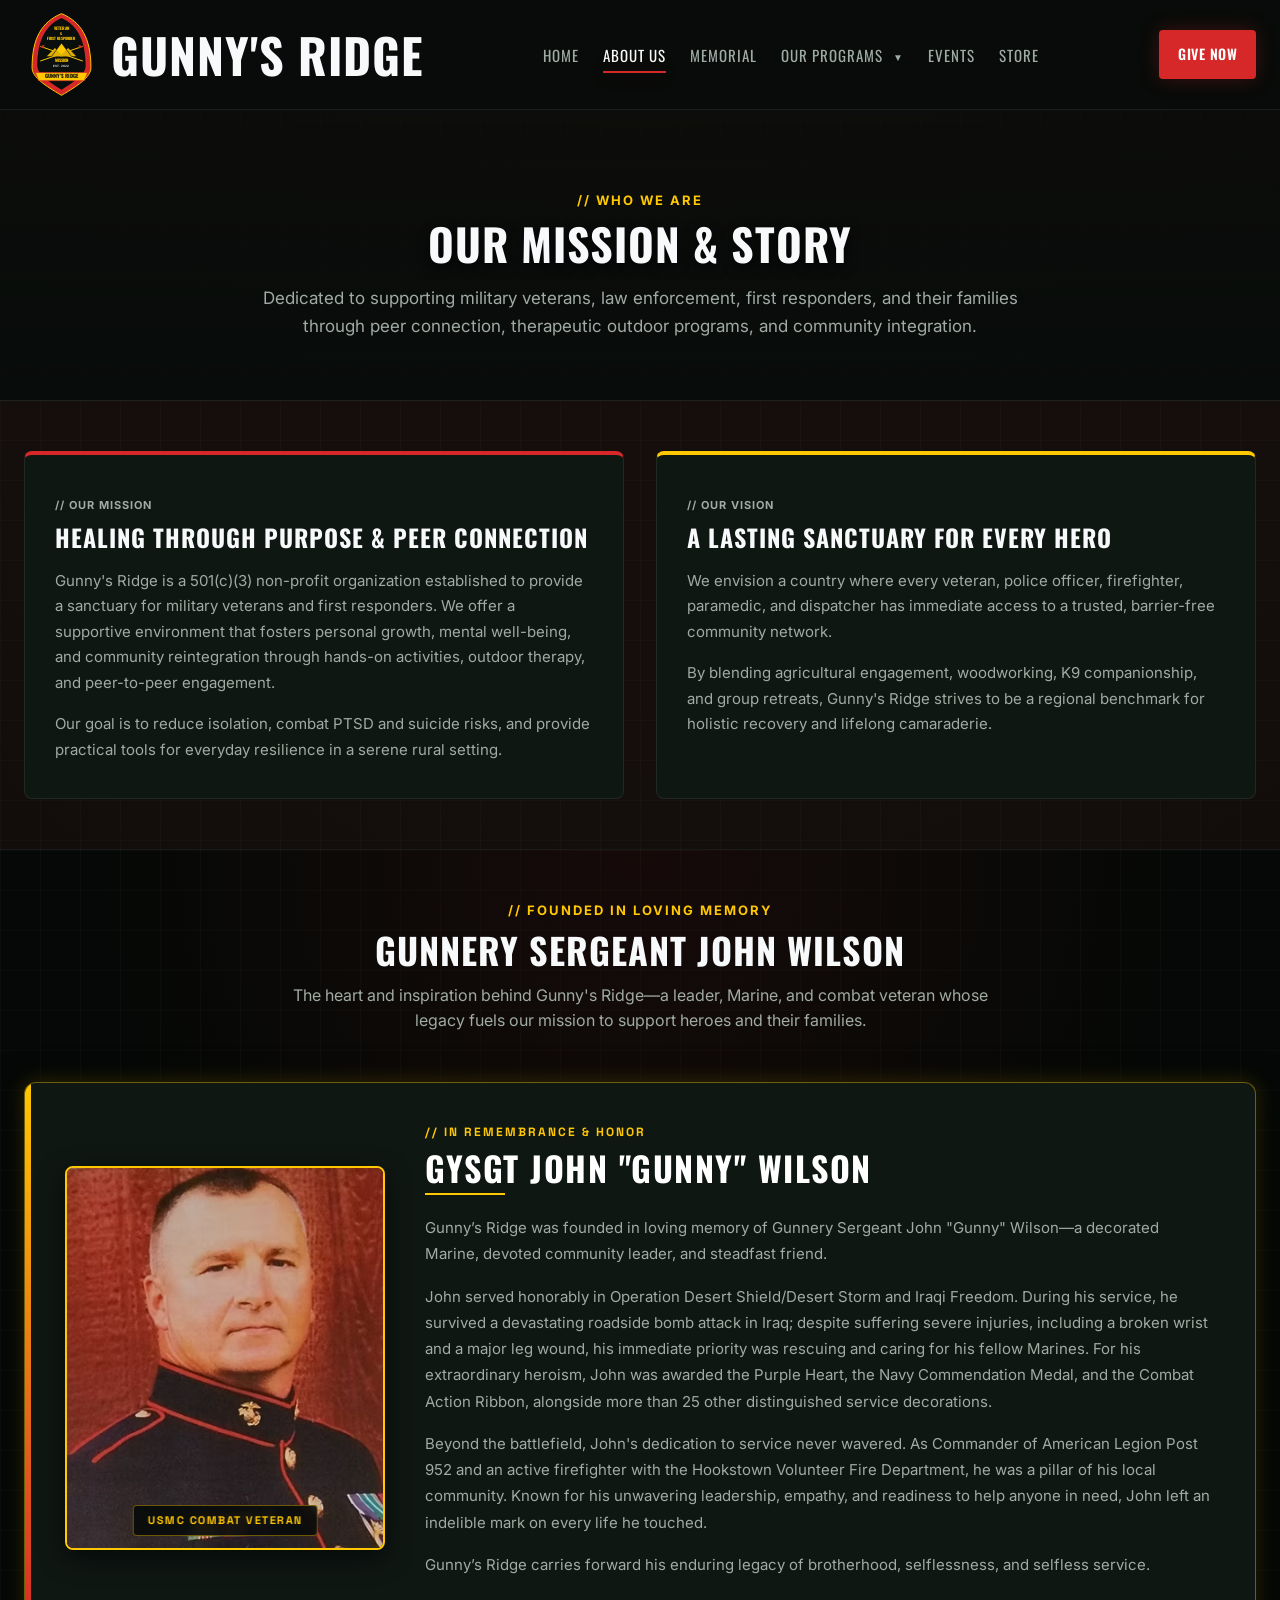
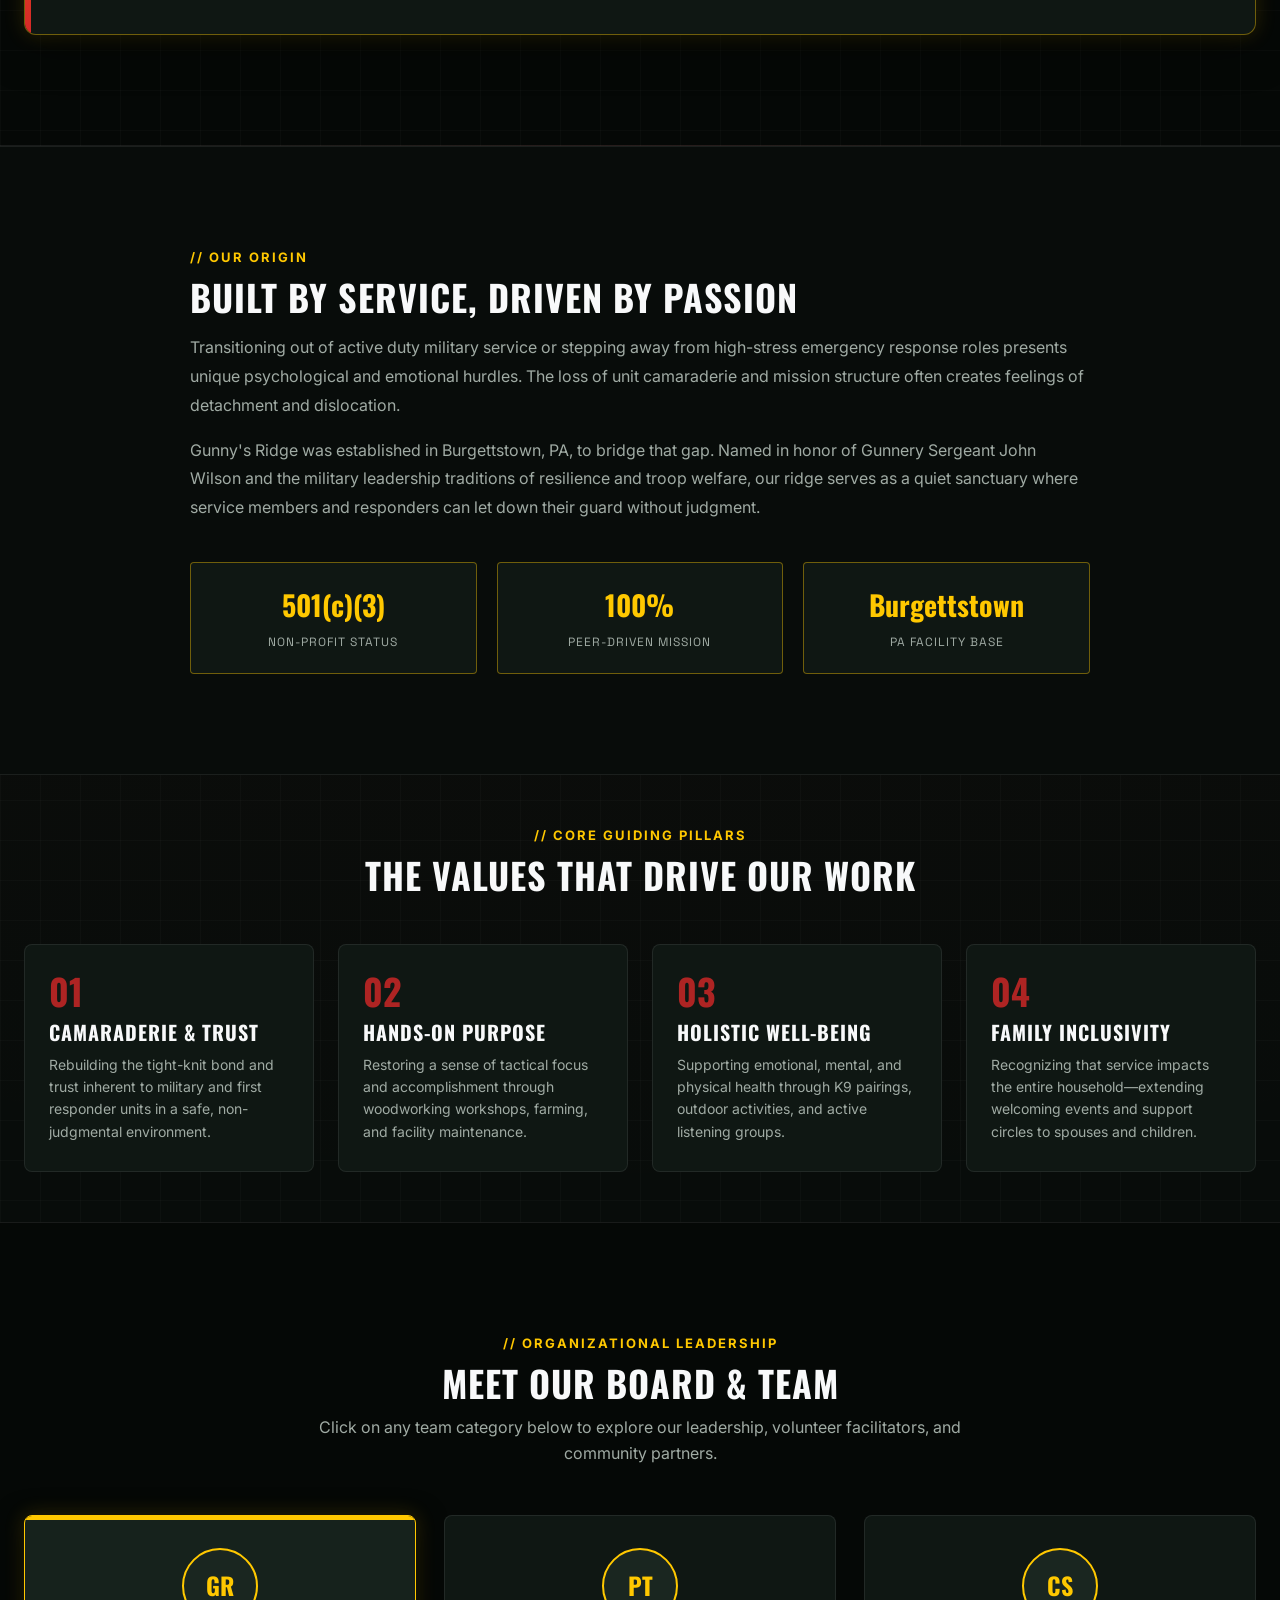
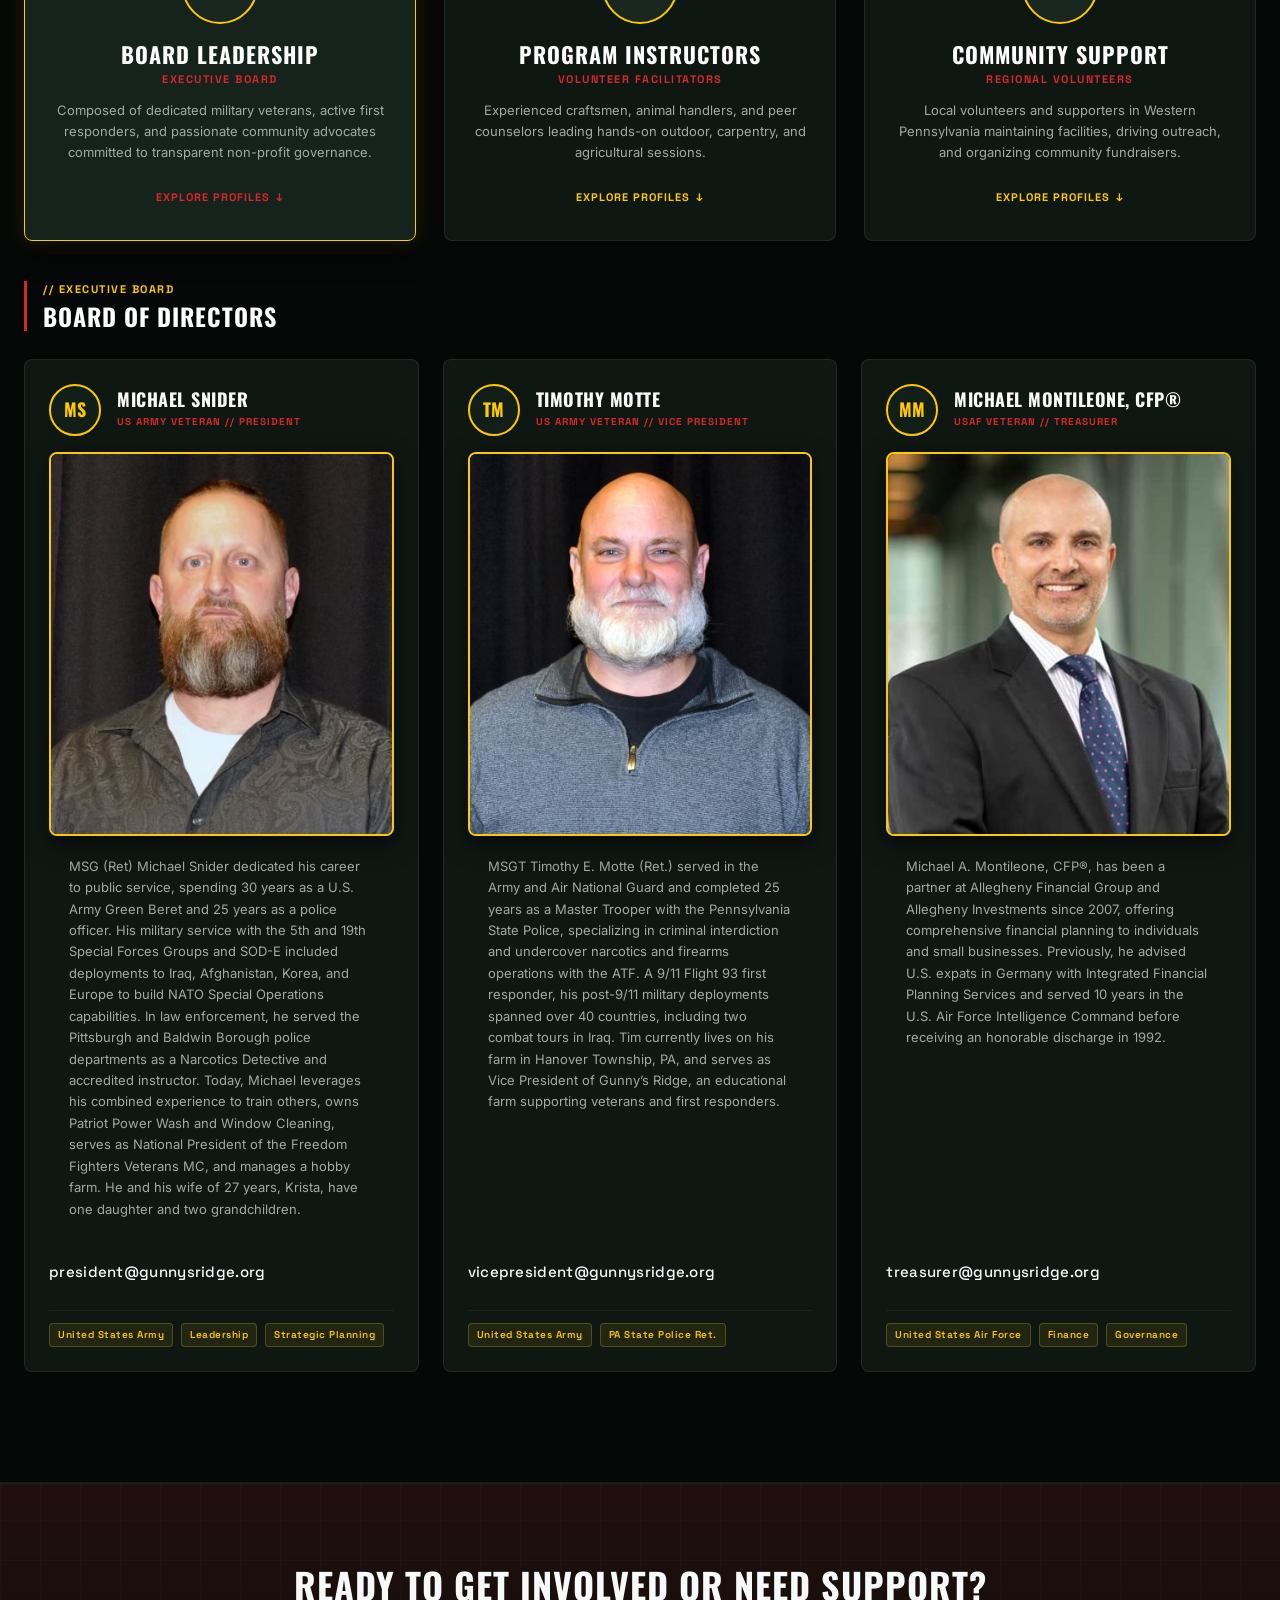
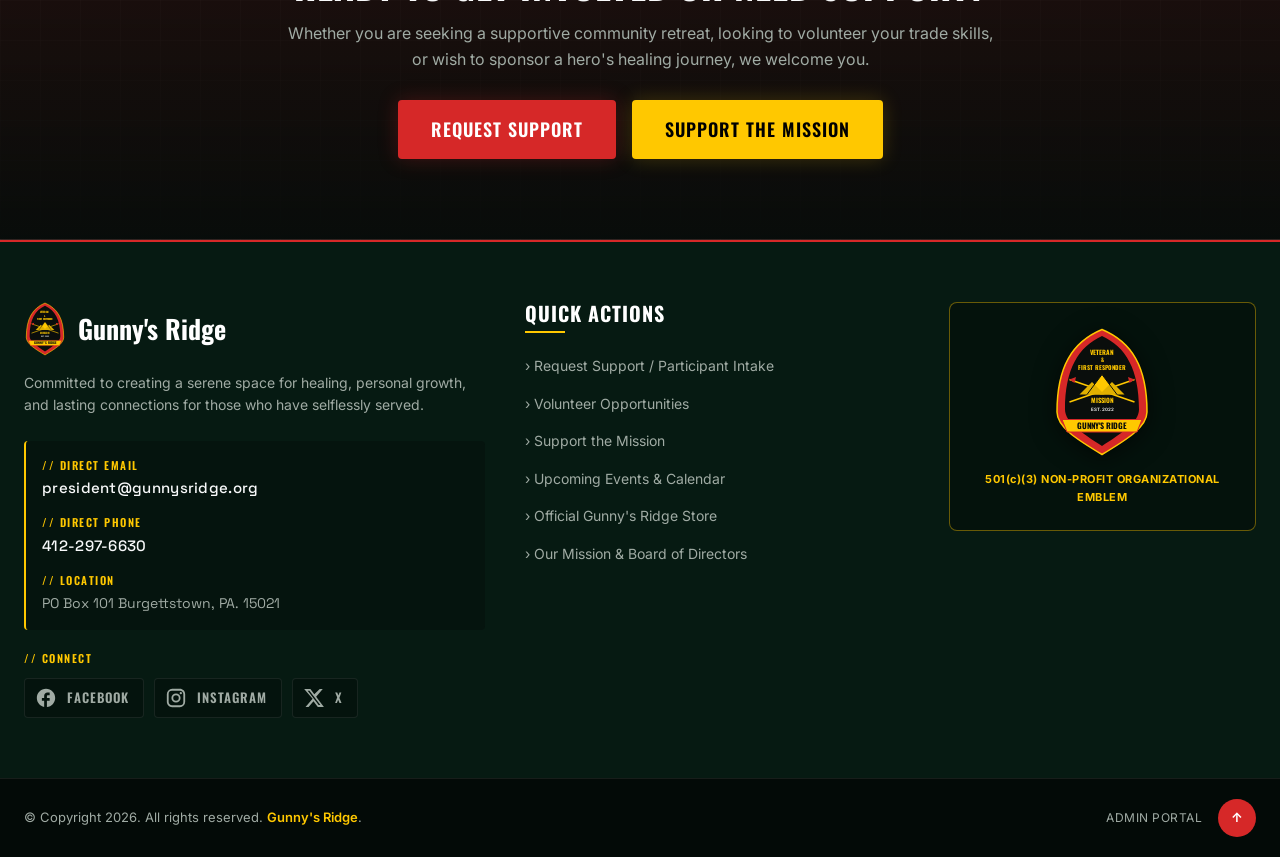
<file: about_us/about_us.html>
<!DOCTYPE html>
<html lang="en">
<head>
  <meta charset="UTF-8">
  <link rel="icon" href="../favicon.svg" type="image/svg+xml">
  <meta name="viewport" content="width=device-width, initial-scale=1.0">
  <title>About Us — Gunny's Ridge</title>
  
  <!-- Typography -->
  <link rel="preconnect" href="https://fonts.googleapis.com">
  <link rel="preconnect" href="https://fonts.gstatic.com" crossorigin>
  <link href="https://fonts.googleapis.com/css2?family=Inter:wght@300;400;500;600;700&family=Oswald:wght@500;600;700&family=Space+Grotesk:wght@500;600;700&display=swap" rel="stylesheet">

  <link rel="stylesheet" href="../shared.css">
  <link rel="stylesheet" href="about_us-style.css">
</head>
<body class="bg-pattern about-page" id="top">

  <!-- SVG Logo Emblem Definition -->
  <svg style="display: none;">
    <symbol id="gunny-emblem" viewBox="0 0 200 260">
      <path d="M 100,5 C 160,30 190,80 190,170 C 190,200 150,225 100,255 C 50,225 10,200 10,170 C 10,80 40,30 100,5 Z" fill="#D62828" stroke="#FFC800" stroke-width="3"/>
      <path d="M 100,18 C 148,40 174,85 174,165 C 174,190 140,212 100,238 C 60,212 26,190 26,165 C 26,85 52,40 100,18 Z" fill="#0A0E0C"/>
      <text x="100" y="55" fill="#FFC800" font-family="'Oswald', sans-serif" font-size="13" font-weight="700" text-anchor="middle">VETERAN</text>
      <text x="100" y="70" fill="#FFC800" font-family="'Oswald', sans-serif" font-size="11" font-weight="700" text-anchor="middle">&amp;</text>
      <text x="100" y="85" fill="#FFC800" font-family="'Oswald', sans-serif" font-size="12" font-weight="700" text-anchor="middle">FIRST RESPONDER</text>
      <line x1="35" y1="150" x2="165" y2="105" stroke="#FFC800" stroke-width="3"/>
      <polygon points="165,105 152,100 155,112" fill="#D62828"/>
      <line x1="35" y1="105" x2="165" y2="150" stroke="#FFC800" stroke-width="3"/>
      <polygon points="35,105 48,100 45,112" fill="#D62828"/>
      <polygon points="100,95 130,135 70,135" fill="#FFC800"/>
      <polygon points="80,110 105,135 55,135" fill="#E0B000"/>
      <polygon points="120,110 145,135 95,135" fill="#E0B000"/>
      <polyline points="70,135 100,95 130,135" fill="none" stroke="#0A0E0C" stroke-width="2"/>
      <text x="100" y="152" fill="#FFC800" font-family="'Oswald', sans-serif" font-size="13" font-weight="700" text-anchor="middle">MISSION</text>
      <text x="100" y="167" fill="#FFFFFF" font-family="'Inter', sans-serif" font-size="9" font-weight="600" text-anchor="middle">EST. 2022</text>
      <path d="M 20,185 L 180,185 L 170,210 L 30,210 Z" fill="#FFC800" stroke="#D62828" stroke-width="2"/>
      <text x="100" y="203" fill="#0A0E0C" font-family="'Oswald', sans-serif" font-size="16" font-weight="700" text-anchor="middle">GUNNY'S RIDGE</text>
    </symbol>
  </svg>

  <header class="navbar">
    <div class="nav-container">
      <a href="../index.html" class="brand-logo">
        <svg class="logo-img" viewBox="0 0 200 260"><use href="#gunny-emblem"></use></svg>
        <span class="brand-title">GUNNY'S RIDGE</span>
      </a>

      <input type="checkbox" id="nav-toggle" class="nav-toggle-input">
      <label for="nav-toggle" class="nav-toggle-label" aria-label="Toggle Navigation Menu">
        <span></span>
        <span></span>
        <span></span>
      </label>

      <nav class="nav-menu">
        <ul class="nav-links">
          <li><a href="../index.html" class="nav-item">HOME</a></li>
          <li><a href="about_us.html" class="nav-item active">ABOUT US</a></li>
          <li><a href="#memorial" class="nav-item">MEMORIAL</a></li>
          <li class="nav-dropdown">
            <a href="../programs/programs-overview.html" class="nav-item">OUR PROGRAMS <span class="dropdown-arrow">▼</span></a>
            <ul class="dropdown-menu">
              <li><a href="../programs/support-and-healing.html">Support and Healing</a></li>
              <li><a href="../programs/sustainable-agriculture.html">Sustainable Agriculture</a></li>
              <li><a href="../programs/wood-working.html">Wood Working</a></li>
              <li><a href="../programs/team-building.html">Team Building &amp; Leadership</a></li>
              <li><a href="../programs/k9-service.html">K9 Service Dog Program</a></li>
              <li><a href="../programs/equine-therapy.html">Equine Therapy</a></li>
              <li><a href="../programs/animal-husbandry.html">Animal Husbandry</a></li>
            </ul>
          </li>
          <li><a href="../events/events.html" class="nav-item">EVENTS</a></li>
          <li><a href="../index.html#shop" class="nav-item">STORE</a></li>
        </ul>
        <div class="nav-cta-mobile">
          <a href="../donate/donate.html#give" class="btn btn-crimson">GIVE NOW</a>
        </div>
      </nav>

      <div class="nav-cta-desktop">
        <a href="../donate/donate.html#give" class="btn btn-crimson">GIVE NOW</a>
      </div>
    </div>
  </header>

  <main>
    <!-- Page Inner Hero Banner -->
    <section class="page-hero">
      <div class="page-hero-container">
        <span class="section-badge">// WHO WE ARE</span>
        <h1 class="page-hero-title">OUR MISSION &amp; STORY</h1>
        <p class="page-hero-subtitle">
          Dedicated to supporting military veterans, law enforcement, first responders, and their families through peer connection, therapeutic outdoor programs, and community integration.
        </p>
      </div>
    </section>

    <!-- Mission & Vision Section -->
    <section class="section-container">
      <div class="split-narrative-grid">
        <div class="narrative-card card-accent-border">
          <span class="card-badge">// OUR MISSION</span>
          <h2 class="narrative-heading">HEALING THROUGH PURPOSE &amp; PEER CONNECTION</h2>
          <p class="narrative-text">
            Gunny's Ridge is a 501(c)(3) non-profit organization established to provide a sanctuary for military veterans and first responders. We offer a supportive environment that fosters personal growth, mental well-being, and community reintegration through hands-on activities, outdoor therapy, and peer-to-peer engagement.
          </p>
          <p class="narrative-text">
            Our goal is to reduce isolation, combat PTSD and suicide risks, and provide practical tools for everyday resilience in a serene rural setting.
          </p>
        </div>

        <div class="narrative-card card-gold-border">
          <span class="card-badge">// OUR VISION</span>
          <h2 class="narrative-heading">A LASTING SANCTUARY FOR EVERY HERO</h2>
          <p class="narrative-text">
            We envision a country where every veteran, police officer, firefighter, paramedic, and dispatcher has immediate access to a trusted, barrier-free community network.
          </p>
          <p class="narrative-text">
            By blending agricultural engagement, woodworking, K9 companionship, and group retreats, Gunny's Ridge strives to be a regional benchmark for holistic recovery and lifelong camaraderie.
          </p>
        </div>
      </div>
    </section>

    <!-- MEMORIAL SECTION: IN LOVING MEMORY OF GYSGT JOHN WILSON -->
    <section class="memorial-section bg-pattern" id="memorial">
      <div class="section-container">
        <div class="section-header">
          <span class="section-badge">// FOUNDED IN LOVING MEMORY</span>
          <h2 class="section-title">GUNNERY SERGEANT JOHN WILSON</h2>
          <p class="section-subtitle">
            The heart and inspiration behind Gunny's Ridge—a leader, Marine, and combat veteran whose legacy fuels our mission to support heroes and their families.
          </p>
        </div>

        <!-- Featured Memorial Hero Card -->
        <div class="memorial-hero-card">
          <div class="memorial-portrait-container">
            <img src="../images/gunny.png" alt="Gunnery Sergeant John Wilson USMC Official Portrait" class="memorial-portrait-img">
            <div class="portrait-badge">USMC COMBAT VETERAN</div>
          </div>
          <div class="memorial-hero-content">
            <div class="memorial-rank-tag">// IN REMEMBRANCE &amp; HONOR</div>
            <h3 class="memorial-hero-name">GySgt John "Gunny" Wilson</h3>
            <div class="memorial-divider"></div>
            <p class="memorial-text">
              Gunny’s Ridge was founded in loving memory of Gunnery Sergeant John "Gunny" Wilson—a decorated Marine, devoted community leader, and steadfast friend.
            </p>
            <p class="memorial-text">
              John served honorably in Operation Desert Shield/Desert Storm and Iraqi Freedom. During his service, he survived a devastating roadside bomb attack in Iraq; despite suffering severe injuries, including a broken wrist and a major leg wound, his immediate priority was rescuing and caring for his fellow Marines. For his extraordinary heroism, John was awarded the Purple Heart, the Navy Commendation Medal, and the Combat Action Ribbon, alongside more than 25 other distinguished service decorations.
            </p>
            <p class="memorial-text">
              Beyond the battlefield, John's dedication to service never wavered. As Commander of American Legion Post 952 and an active firefighter with the Hookstown Volunteer Fire Department, he was a pillar of his local community. Known for his unwavering leadership, empathy, and readiness to help anyone in need, John left an indelible mark on every life he touched.
            </p>
            <p class="memorial-text"> 
              Gunny’s Ridge carries forward his enduring legacy of brotherhood, selflessness, and selfless service.
            </p>
          </div>
        </div>
      </div>
    </section>

    <!-- Origin & Background Story -->
    <section class="story-section">
      <div class="section-container">
        <div class="story-layout">
          <div class="story-content">
            <span class="section-badge">// OUR ORIGIN</span>
            <h2 class="section-title">BUILT BY SERVICE, DRIVEN BY PASSION</h2>
            <p class="story-paragraph">
              Transitioning out of active duty military service or stepping away from high-stress emergency response roles presents unique psychological and emotional hurdles. The loss of unit camaraderie and mission structure often creates feelings of detachment and dislocation.
            </p>
            <p class="story-paragraph">
              Gunny's Ridge was established in Burgettstown, PA, to bridge that gap. Named in honor of Gunnery Sergeant John Wilson and the military leadership traditions of resilience and troop welfare, our ridge serves as a quiet sanctuary where service members and responders can let down their guard without judgment.
            </p>

            <div class="stat-callout-grid">
              <div class="stat-box">
                <span class="stat-value">501(c)(3)</span>
                <span class="stat-label">Non-Profit Status</span>
              </div>
              <div class="stat-box">
                <span class="stat-value">100%</span>
                <span class="stat-label">Peer-Driven Mission</span>
              </div>
              <div class="stat-box">
                <span class="stat-value">Burgettstown</span>
                <span class="stat-label">PA Facility Base</span>
              </div>
            </div>
          </div>
        </div>
      </div>
    </section>

    <!-- Core Pillars / Values -->
    <section class="section-container">
      <div class="section-header">
        <span class="section-badge">// CORE GUIDING PILLARS</span>
        <h2 class="section-title">THE VALUES THAT DRIVE OUR WORK</h2>
      </div>

      <div class="pillars-grid">
        <div class="pillar-card">
          <div class="pillar-number">01</div>
          <h3 class="pillar-title">Camaraderie &amp; Trust</h3>
          <p class="pillar-desc">Rebuilding the tight-knit bond and trust inherent to military and first responder units in a safe, non-judgmental environment.</p>
        </div>

        <div class="pillar-card">
          <div class="pillar-number">02</div>
          <h3 class="pillar-title">Hands-On Purpose</h3>
          <p class="pillar-desc">Restoring a sense of tactical focus and accomplishment through woodworking workshops, farming, and facility maintenance.</p>
        </div>

        <div class="pillar-card">
          <div class="pillar-number">03</div>
          <h3 class="pillar-title">Holistic Well-being</h3>
          <p class="pillar-desc">Supporting emotional, mental, and physical health through K9 pairings, outdoor activities, and active listening groups.</p>
        </div>

        <div class="pillar-card">
          <div class="pillar-number">04</div>
          <h3 class="pillar-title">Family Inclusivity</h3>
          <p class="pillar-desc">Recognizing that service impacts the entire household—extending welcoming events and support circles to spouses and children.</p>
        </div>
      </div>
    </section>

    <!-- Leadership & Board of Directors Showcase -->
    <section class="team-wrapper" id="team-section">
      <div class="section-container">
        <div class="section-header">
          <span class="section-badge">// ORGANIZATIONAL LEADERSHIP</span>
          <h2 class="section-title">MEET OUR BOARD &amp; TEAM</h2>
          <p class="section-subtitle">Click on any team category below to explore our leadership, volunteer facilitators, and community partners.</p>
        </div>

        <!-- Pure CSS Interactive Controller Inputs -->
        <input type="radio" name="team-tab" id="tab-board" class="team-tab-input" checked>
        <input type="radio" name="team-tab" id="tab-instructors" class="team-tab-input">
        <input type="radio" name="team-tab" id="tab-volunteers" class="team-tab-input">

        <!-- Category Selector Tiles -->
        <div class="team-grid">
          <!-- Tile 1: Board Leadership -->
          <label for="tab-board" class="team-card team-card-interactive card-board-tile">
            <div class="active-indicator-bar"></div>
            <div class="team-avatar-placeholder">
              <span>GR</span>
            </div>
            <div class="team-info">
              <h3 class="team-name">Board Leadership</h3>
              <span class="team-role">EXECUTIVE BOARD</span>
              <p class="team-bio">Composed of dedicated military veterans, active first responders, and passionate community advocates committed to transparent non-profit governance.</p>
              <div class="tile-action-prompt">EXPLORE PROFILES <span class="arrow">↓</span></div>
            </div>
          </label>

          <!-- Tile 2: Program Instructors -->
          <label for="tab-instructors" class="team-card team-card-interactive card-instructors-tile">
            <div class="active-indicator-bar"></div>
            <div class="team-avatar-placeholder">
              <span>PT</span>
            </div>
            <div class="team-info">
              <h3 class="team-name">Program Instructors</h3>
              <span class="team-role">VOLUNTEER FACILITATORS</span>
              <p class="team-bio">Experienced craftsmen, animal handlers, and peer counselors leading hands-on outdoor, carpentry, and agricultural sessions.</p>
              <div class="tile-action-prompt">EXPLORE PROFILES <span class="arrow">↓</span></div>
            </div>
          </label>

          <!-- Tile 3: Community Support -->
          <label for="tab-volunteers" class="team-card team-card-interactive card-volunteers-tile">
            <div class="active-indicator-bar"></div>
            <div class="team-avatar-placeholder">
              <span>CS</span>
            </div>
            <div class="team-info">
              <h3 class="team-name">Community Support</h3>
              <span class="team-role">REGIONAL VOLUNTEERS</span>
              <p class="team-bio">Local volunteers and supporters in Western Pennsylvania maintaining facilities, driving outreach, and organizing community fundraisers.</p>
              <div class="tile-action-prompt">EXPLORE PROFILES <span class="arrow">↓</span></div>
            </div>
          </label>
        </div>

        <!-- Dynamic Profile Drawers -->
        <div class="team-profiles-container">

          <!-- DRAWER 1: BOARD LEADERSHIP PROFILES -->
          <div class="profile-drawer drawer-board">
            <div class="drawer-header">
              <span class="drawer-badge">// EXECUTIVE BOARD</span>
              <h3 class="drawer-title">BOARD OF DIRECTORS</h3>
            </div>
            
            <div class="profiles-detail-grid">
              <!-- Profile 1 -->
              <div class="profile-card">
                <div class="profile-header">
                  <div class="profile-avatar">
                    <span>MS</span>
                  </div>
                  <div class="profile-title-block">
                    <h4 class="profile-name">Michael Snider</h4>
                    <span class="profile-rank">US ARMY VETERAN // PRESIDENT</span>
                  </div>
                </div>
                <div class="memorial-portrait-container">
                  <img src="../images/michael-sinder.png" class="memorial-portrait-img">
                </div>
                <p class="profile-bio">
                  MSG (Ret) Michael Snider dedicated his career to public service, spending 30 years as a U.S. Army Green Beret and 25 years as a police officer. His military service with the 5th and 19th Special Forces Groups and SOD-E included deployments to Iraq, Afghanistan, Korea, and Europe to build NATO Special Operations capabilities. In law enforcement, he served the Pittsburgh and Baldwin Borough police departments as a Narcotics Detective and accredited instructor. Today, Michael leverages his combined experience to train others, owns Patriot Power Wash and Window Cleaning, serves as National President of the Freedom Fighters Veterans MC, and manages a hobby farm. He and his wife of 27 years, Krista, have one daughter and two grandchildren.
                </p>
                <a href="mailto:president@gunnysridge.org" class="contact-value">president@gunnysridge.org</a>
                <br>
                <div class="profile-meta">
                  <span class="meta-tag">United States Army</span>
                  <span class="meta-tag">Leadership</span>
                  <span class="meta-tag">Strategic Planning</span>
                </div>
              </div>

              <!-- Profile 2 -->
              <div class="profile-card">
                <div class="profile-header">
                  <div class="profile-avatar">
                    <span>TM</span>
                  </div>
                  <div class="profile-title-block">
                    <h4 class="profile-name">Timothy Motte</h4>
                    <span class="profile-rank">US ARMY VETERAN // VICE PRESIDENT</span>
                  </div>
                </div>
                <div class="memorial-portrait-container">
                  <img src="../images/timothy.png" class="memorial-portrait-img">
                </div>
                <p class="profile-bio">
                  MSGT Timothy E. Motte (Ret.) served in the Army and Air National Guard and completed 25 years as a Master Trooper with the Pennsylvania State Police, specializing in criminal interdiction and undercover narcotics and firearms operations with the ATF. A 9/11 Flight 93 first responder, his post-9/11 military deployments spanned over 40 countries, including two combat tours in Iraq. Tim currently lives on his farm in Hanover Township, PA, and serves as Vice President of Gunny’s Ridge, an educational farm supporting veterans and first responders.
                </p>
                <a href="mailto:vicepresident@gunnysridge.org" class="contact-value">vicepresident@gunnysridge.org</a>
                <br>
                <div class="profile-meta">
                  <span class="meta-tag">United States Army</span>
                  <span class="meta-tag">PA State Police Ret.</span>
                </div>
              </div>

              <!-- Profile 3 -->
              <div class="profile-card">
                <div class="profile-header">
                  <div class="profile-avatar">
                    <span>MM</span>
                  </div>
                  <div class="profile-title-block">
                    <h4 class="profile-name">Michael Montileone, CFP®</h4>
                    <span class="profile-rank">USAF VETERAN // TREASURER</span>
                  </div>
                </div>
                <div class="memorial-portrait-container">
                  <img src="../images/michael.jpg" class="memorial-portrait-img">
                </div> 
                <p class="profile-bio">
                  Michael A. Montileone, CFP®, has been a partner at Allegheny Financial Group and Allegheny Investments since 2007, offering comprehensive financial planning to individuals and small businesses. Previously, he advised U.S. expats in Germany with Integrated Financial Planning Services and served 10 years in the U.S. Air Force Intelligence Command before receiving an honorable discharge in 1992.
                </p>
                <a href="mailto:treasurer@gunnysridge.org" class="contact-value">treasurer@gunnysridge.org</a>
                <br>
                <div class="profile-meta">
                  <span class="meta-tag">United States Air Force</span>
                  <span class="meta-tag">Finance</span>
                  <span class="meta-tag">Governance</span>
                </div>
              </div>
            </div>
          </div>

          <!-- DRAWER 2: PROGRAM INSTRUCTORS PROFILES -->
          <div class="profile-drawer drawer-instructors">
            <div class="drawer-header">
              <span class="drawer-badge">// VOLUNTEER FACILITATORS</span>
              <h3 class="drawer-title">PROGRAM INSTRUCTORS &amp; PEER FACILITATORS</h3>
            </div>

            <div class="profiles-detail-grid">
              <!-- Profile 1 -->
              <div class="profile-card">
                <div class="profile-header">
                  <div class="profile-avatar">
                    <span>TH</span>
                  </div>
                  <div class="profile-title-block">
                    <h4 class="profile-name">Tom "Grizz" Hendricks</h4>
                    <span class="profile-rank">US ARMY COMBAT VET // WOODWORKING LEAD</span>
                  </div>
                </div>
                <p class="profile-bio">
                  Master carpenter and Army veteran. Tom guides hands-on timber and furniture building workshops, using creative craft to build focus and camaraderie.
                </p>
                <div class="profile-meta">
                  <span class="meta-tag">Woodworking</span>
                  <span class="meta-tag">Army Vet</span>
                  <span class="meta-tag">Craft Therapy</span>
                </div>
              </div>

              <!-- Profile 2 -->
              <div class="profile-card">
                <div class="profile-header">
                  <div class="profile-avatar">
                    <span>MT</span>
                  </div>
                  <div class="profile-title-block">
                    <h4 class="profile-name">Marcus Thorne</h4>
                    <span class="profile-rank">RET. POLICE K9 OFFICER // CANINE PROGRAM</span>
                  </div>
                </div>
                <p class="profile-bio">
                  20 years in law enforcement as a K9 handler and trainer. Marcus manages service dog orientations, handler training, and animal-assisted therapy circles.
                </p>
                <div class="profile-meta">
                  <span class="meta-tag">K9 Handler</span>
                  <span class="meta-tag">Law Enforcement</span>
                  <span class="meta-tag">Therapy</span>
                </div>
              </div>

              <!-- Profile 3 -->
              <div class="profile-card">
                <div class="profile-header">
                  <div class="profile-avatar">
                    <span>ER</span>
                  </div>
                  <div class="profile-title-block">
                    <h4 class="profile-name">Elena Rostova</h4>
                    <span class="profile-rank">HORTICULTURIST // AGRICULTURE DIRECTOR</span>
                  </div>
                </div>
                <p class="profile-bio">
                  Specialist in sustainable farming and regenerative soil systems. Elena leads our outdoor therapeutic agriculture and livestock management activities.
                </p>
                <div class="profile-meta">
                  <span class="meta-tag">Agriculture</span>
                  <span class="meta-tag">First Responder Family</span>
                  <span class="meta-tag">Outdoors</span>
                </div>
              </div>
            </div>
          </div>

          <!-- DRAWER 3: COMMUNITY SUPPORT PROFILES -->
          <div class="profile-drawer drawer-volunteers">
            <div class="drawer-header">
              <span class="drawer-badge">// REGIONAL VOLUNTEERS</span>
              <h3 class="drawer-title">COMMUNITY SUPPORT &amp; REGIONAL TEAM</h3>
            </div>

            <div class="profiles-detail-grid">
              <!-- Profile 1 -->
              <div class="profile-card">
                <div class="profile-header">
                  <div class="profile-avatar">
                    <span>RA</span>
                  </div>
                  <div class="profile-title-block">
                    <h4 class="profile-name">Rachel Adams</h4>
                    <span class="profile-rank">REGIONAL OUTREACH COORDINATOR</span>
                  </div>
                </div>
                <p class="profile-bio">
                  Coordinates regional partnerships across Western Pennsylvania, connecting local emergency services, VA centers, and community sponsors.
                </p>
                <div class="profile-meta">
                  <span class="meta-tag">Outreach</span>
                  <span class="meta-tag">Community</span>
                  <span class="meta-tag">Partnerships</span>
                </div>
              </div>

              <!-- Profile 2 -->
              <div class="profile-card">
                <div class="profile-header">
                  <div class="profile-avatar">
                    <span>CG</span>
                  </div>
                  <div class="profile-title-block">
                    <h4 class="profile-name">Carlos Gutierrez</h4>
                    <span class="profile-rank">VOLUNTEER FIREFIGHTER // LOGISTICS LEAD</span>
                  </div>
                </div>
                <p class="profile-bio">
                  Active volunteer firefighter in Washington County. Carlos leads facility workdays, event staging, equipment maintenance, and volunteer teams.
                </p>
                <div class="profile-meta">
                  <span class="meta-tag">Fire Service</span>
                  <span class="meta-tag">Logistics</span>
                  <span class="meta-tag">Workdays</span>
                </div>
              </div>

              <!-- Profile 3 -->
              <div class="profile-card">
                <div class="profile-header">
                  <div class="profile-avatar">
                    <span>JB</span>
                  </div>
                  <div class="profile-title-block">
                    <h4 class="profile-name">Jim &amp; Kathy Bauer</h4>
                    <span class="profile-rank">GROUNDS &amp; EVENT HOSPITALITY LEADS</span>
                  </div>
                </div>
                <p class="profile-bio">
                  Dedicated local supporters who oversee property beautification, participant meals during weekend retreats, and seasonal community fundraisers.
                </p>
                <div class="profile-meta">
                  <span class="meta-tag">Hospitality</span>
                  <span class="meta-tag">Facility Care</span>
                  <span class="meta-tag">Fundraising</span>
                </div>
              </div>
            </div>
          </div>

        </div>
      </div>
    </section>

    <!-- Call to Action Section -->
    <section class="cta-banner">
      <div class="cta-container">
        <h2 class="cta-title">READY TO GET INVOLVED OR NEED SUPPORT?</h2>
        <p class="cta-desc">
          Whether you are seeking a supportive community retreat, looking to volunteer your trade skills, or wish to sponsor a hero's healing journey, we welcome you.
        </p>
        <div class="cta-actions">
          <a href="../index.html#intake" class="btn btn-crimson btn-lg">REQUEST SUPPORT</a>
          <a href="../donate/donate.html#give" class="btn btn-gold btn-lg">SUPPORT THE MISSION</a>
        </div>
      </div>
    </section>
  </main>

  <!-- Footer -->
  <footer class="modern-footer">
    <div class="footer-container">
      <!-- Col 1: Brand & Contact Info -->
      <div class="footer-col brand-col">
        <div class="footer-logo-block">
          <svg class="footer-logo-img" viewBox="0 0 200 260"><use href="#gunny-emblem"></use></svg>
          <div class="footer-brand-title">Gunny's Ridge</div>
        </div>
        <p class="footer-mission">
          Committed to creating a serene space for healing, personal growth, and lasting connections for those who have selflessly served.
        </p>
        
        <div class="footer-contact-info">
          <div class="contact-item">
            <span class="contact-label">// DIRECT EMAIL</span>
            <a href="mailto:president@gunnysridge.org" class="contact-value">president@gunnysridge.org</a>
          </div>
          <div class="contact-item">
            <span class="contact-label">// DIRECT PHONE</span>
            <a href="tel:4122976630" class="contact-value">412-297-6630</a>
          </div>
          <div class="contact-item">
            <span class="contact-label">// LOCATION</span>
            <span class="contact-value-static">PO Box 101 Burgettstown, PA. 15021</span>
          </div>
        </div>

        <div class="footer-social">
          <span class="contact-label">// CONNECT</span>
          <ul class="social-links">
            <li>
              <a href="https://www.facebook.com/profile.php?id=100088198623517"
                 class="social-link"
                 target="_blank"
                 rel="noopener noreferrer"
                 aria-label="Gunny's Ridge on Facebook">
                <svg viewBox="0 0 24 24" aria-hidden="true" focusable="false">
                  <path d="M22 12c0-5.52-4.48-10-10-10S2 6.48 2 12c0 4.84 3.44 8.87 8 9.8V15H7.5v-3H10v-2.5C10 7.57 11.57 6 13.5 6H16v3h-2c-.55 0-1 .45-1 1V12h3v3h-3v6.95c5.05-.5 9-4.76 9-9.95z"/>
                </svg>
                <span class="social-link-label">Facebook</span>
              </a>
            </li>
            <li>
              <a href="#"
                 class="social-link"
                 aria-label="Gunny's Ridge on Instagram — coming soon"
                 title="Instagram coming soon">
                <svg viewBox="0 0 24 24" aria-hidden="true" focusable="false">
                  <path d="M7.8 2h8.4C19.4 2 22 4.6 22 7.8v8.4a5.8 5.8 0 0 1-5.8 5.8H7.8C4.6 22 2 19.4 2 16.2V7.8A5.8 5.8 0 0 1 7.8 2m-.2 2A3.6 3.6 0 0 0 4 7.6v8.8C4 18.39 5.61 20 7.6 20h8.8a3.6 3.6 0 0 0 3.6-3.6V7.6C20 5.61 18.39 4 16.4 4H7.6m9.65 1.5a1.25 1.25 0 0 1 1.25 1.25A1.25 1.25 0 0 1 17.25 8 1.25 1.25 0 0 1 16 6.75a1.25 1.25 0 0 1 1.25-1.25M12 7a5 5 0 0 1 5 5 5 5 0 0 1-5 5 5 5 0 0 1-5-5 5 5 0 0 1 5-5m0 2a3 3 0 0 0-3 3 3 3 0 0 0 3 3 3 3 0 0 0 3-3 3 3 0 0 0-3-3z"/>
                </svg>
                <span class="social-link-label">Instagram</span>
              </a>
            </li>
            <li>
              <a href="#"
                 class="social-link"
                 aria-label="Gunny's Ridge on X — coming soon"
                 title="X coming soon">
                <svg viewBox="0 0 24 24" aria-hidden="true" focusable="false">
                  <path d="M18.244 2.25h3.308l-7.227 8.26 8.502 11.24H16.17l-4.714-6.231-5.401 6.231H2.743l7.727-8.829L1.254 2.25H8.08l4.253 5.622L18.244 2.25zm-1.161 17.52h1.833L7.084 4.126H5.117L17.083 19.77z"/>
                </svg>
                <span class="social-link-label">X</span>
              </a>
            </li>
          </ul>
        </div>
      </div>

      <!-- Col 2: Quick Links -->
      <div class="footer-col nav-col">
        <h3 class="footer-heading">Quick Actions</h3>
        <ul class="footer-links">
          <li><a href="../index.html#intake">› Request Support / Participant Intake</a></li>
          <li><a href="../index.html#volunteer">› Volunteer Opportunities</a></li>
          <li><a href="../donate/donate.html#give">› Support the Mission</a></li>
          <li><a href="../events/events.html">› Upcoming Events &amp; Calendar</a></li>
          <li><a href="../index.html#shop">› Official Gunny's Ridge Store</a></li>
          <li><a href="about_us.html">› Our Mission &amp; Board of Directors</a></li>
        </ul>
      </div>

      <!-- Col 3: Emblem Showcase -->
      <div class="footer-col crest-col">
        <div class="crest-card">
          <svg class="crest-img" viewBox="0 0 200 260"><use href="#gunny-emblem"></use></svg>
          <div class="crest-tag">501(c)(3) NON-PROFIT ORGANIZATIONAL EMBLEM</div>
        </div>
      </div>
    </div>

    <div class="footer-bottom">
      <div class="bottom-container">
        <p>© Copyright 2026. All rights reserved. <span class="highlight-text">Gunny's Ridge</span>.</p>
        <div class="footer-bottom-actions">
          <a href="#admin" class="admin-link">Admin Portal</a>
          <a href="#top" class="back-to-top" aria-label="Back to Top">
            <span>↑</span>
          </a>
        </div>
      </div>
    </div>
  </footer>

</body>
</html>
</file>
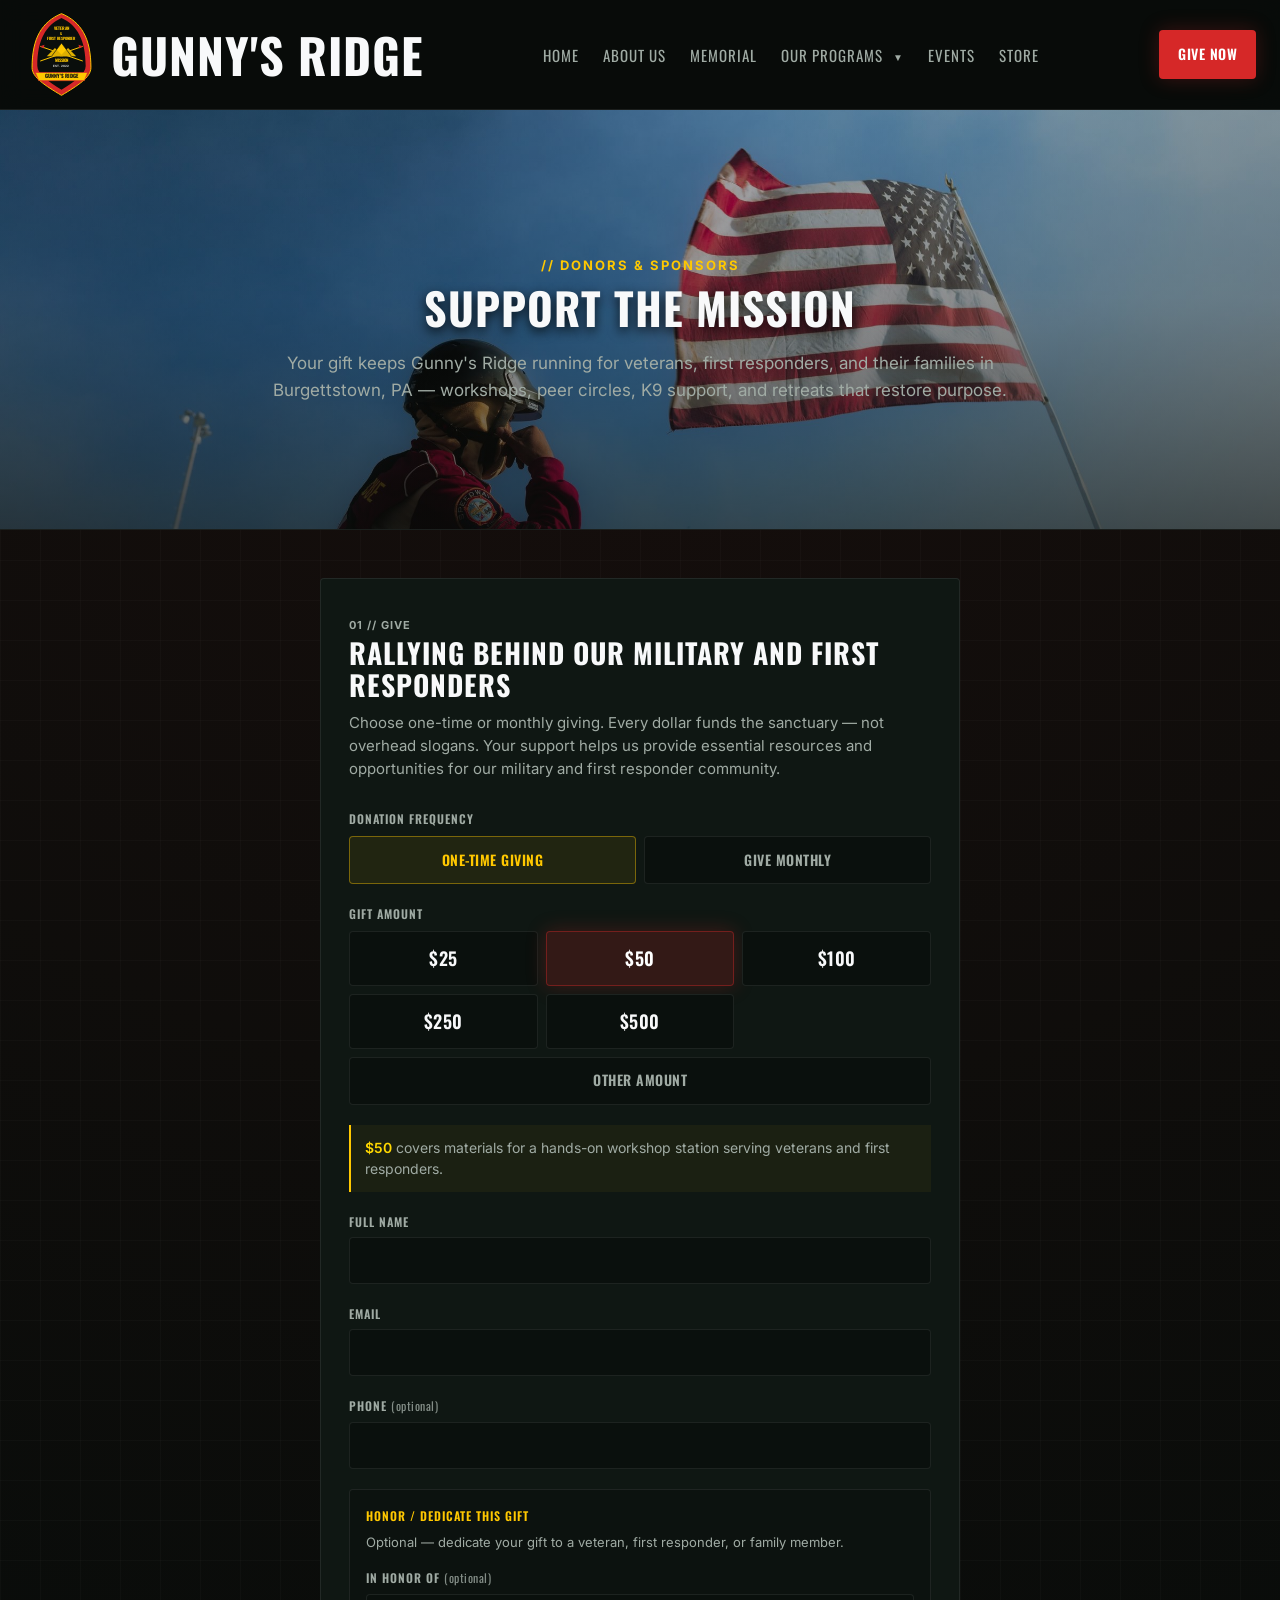
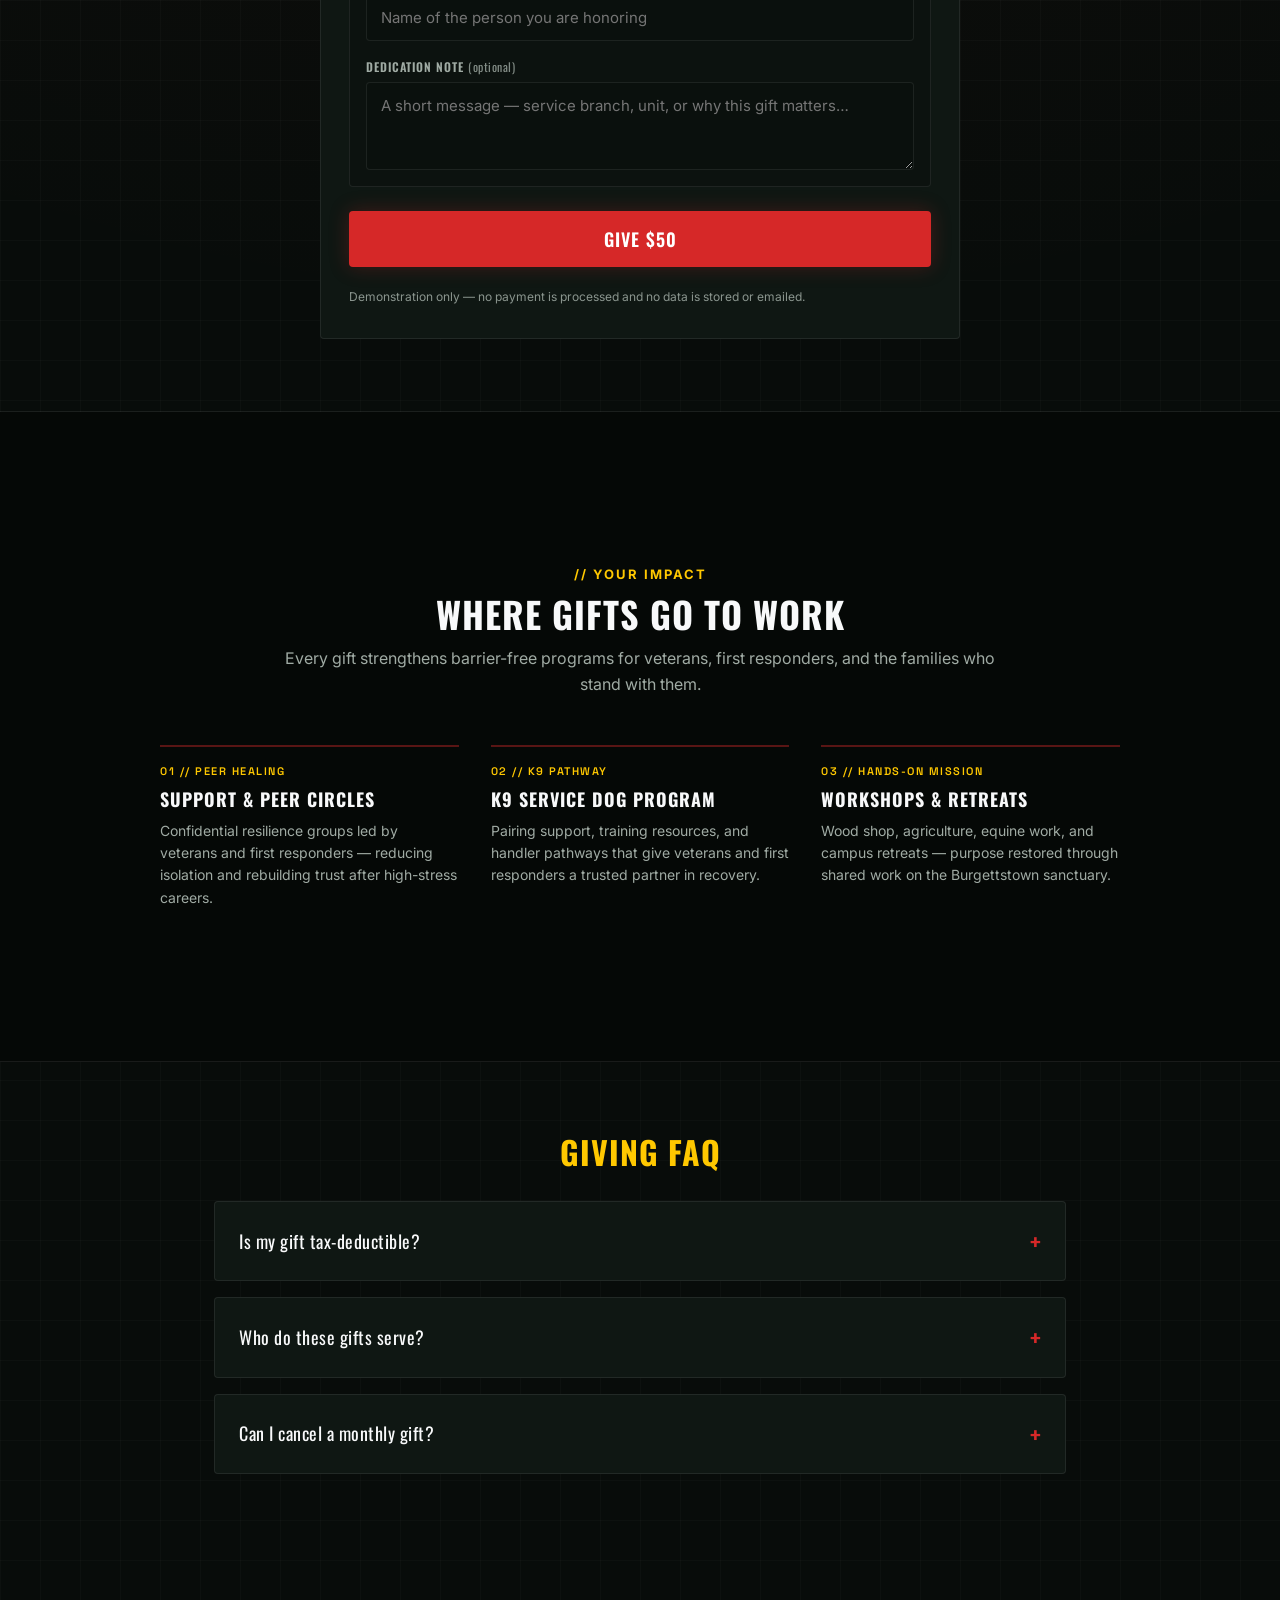
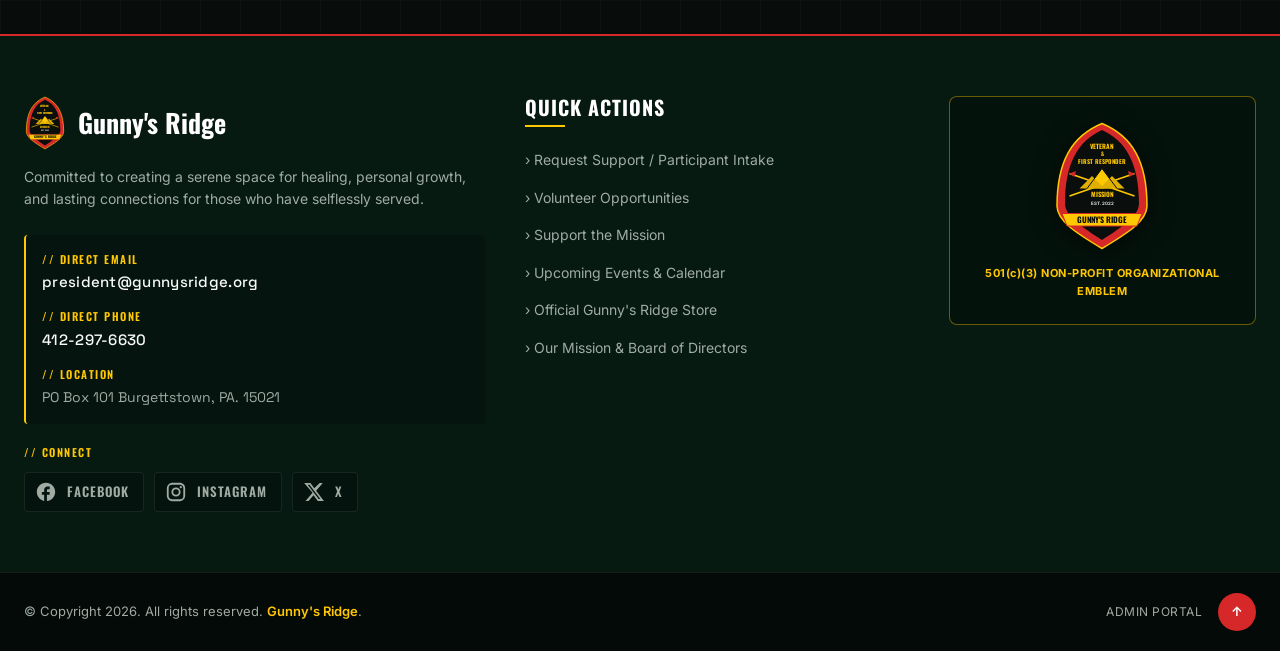
<file: donate/donate.html>
<!DOCTYPE html>
<html lang="en">
<head>
  <meta charset="UTF-8">
  <link rel="icon" href="../favicon.svg" type="image/svg+xml">
  <meta name="viewport" content="width=device-width, initial-scale=1.0">
  <title>Support the Mission — Gunny's Ridge</title>
  <meta name="description" content="Support the Mission. Stand with veterans, first responders, and their families through one-time or monthly gifts to Gunny's Ridge in Burgettstown, PA.">
  <meta property="og:title" content="Support the Mission — Gunny's Ridge">
  <meta property="og:description" content="Fund workshops, K9 pairings, peer circles, and retreats for veterans, first responders, and families.">
  <meta property="og:type" content="website">
  <link rel="preconnect" href="https://fonts.googleapis.com">
  <link rel="preconnect" href="https://fonts.gstatic.com" crossorigin>
  <link href="https://fonts.googleapis.com/css2?family=Inter:wght@300;400;500;600;700&family=Oswald:wght@500;600;700&family=Space+Grotesk:wght@500;600;700&display=swap" rel="stylesheet">
  <link rel="stylesheet" href="../shared.css">
  <link rel="stylesheet" href="donate-style.css">
</head>
<body class="bg-pattern" id="top">

  <svg style="display: none;">
    <symbol id="gunny-emblem" viewBox="0 0 200 260">
      <path d="M 100,5 C 160,30 190,80 190,170 C 190,200 150,225 100,255 C 50,225 10,200 10,170 C 10,80 40,30 100,5 Z" fill="#D62828" stroke="#FFC800" stroke-width="3"/>
      <path d="M 100,18 C 148,40 174,85 174,165 C 174,190 140,212 100,238 C 60,212 26,190 26,165 C 26,85 52,40 100,18 Z" fill="#0A0E0C"/>
      <text x="100" y="55" fill="#FFC800" font-family="'Oswald', sans-serif" font-size="13" font-weight="700" text-anchor="middle">VETERAN</text>
      <text x="100" y="70" fill="#FFC800" font-family="'Oswald', sans-serif" font-size="11" font-weight="700" text-anchor="middle">&amp;</text>
      <text x="100" y="85" fill="#FFC800" font-family="'Oswald', sans-serif" font-size="12" font-weight="700" text-anchor="middle">FIRST RESPONDER</text>
      <line x1="35" y1="150" x2="165" y2="105" stroke="#FFC800" stroke-width="3"/>
      <polygon points="165,105 152,100 155,112" fill="#D62828"/>
      <line x1="35" y1="105" x2="165" y2="150" stroke="#FFC800" stroke-width="3"/>
      <polygon points="35,105 48,100 45,112" fill="#D62828"/>
      <polygon points="100,95 130,135 70,135" fill="#FFC800"/>
      <polygon points="80,110 105,135 55,135" fill="#E0B000"/>
      <polygon points="120,110 145,135 95,135" fill="#E0B000"/>
      <polyline points="70,135 100,95 130,135" fill="none" stroke="#0A0E0C" stroke-width="2"/>
      <text x="100" y="152" fill="#FFC800" font-family="'Oswald', sans-serif" font-size="13" font-weight="700" text-anchor="middle">MISSION</text>
      <text x="100" y="167" fill="#FFFFFF" font-family="'Inter', sans-serif" font-size="9" font-weight="600" text-anchor="middle">EST. 2022</text>
      <path d="M 20,185 L 180,185 L 170,210 L 30,210 Z" fill="#FFC800" stroke="#D62828" stroke-width="2"/>
      <text x="100" y="203" fill="#0A0E0C" font-family="'Oswald', sans-serif" font-size="16" font-weight="700" text-anchor="middle">GUNNY'S RIDGE</text>
    </symbol>
  </svg>

  <header class="navbar">
    <div class="nav-container">
      <a href="../index.html" class="brand-logo">
        <svg class="logo-img" viewBox="0 0 200 260"><use href="#gunny-emblem"></use></svg>
        <span class="brand-title">GUNNY'S RIDGE</span>
      </a>

      <input type="checkbox" id="nav-toggle" class="nav-toggle-input">
      <label for="nav-toggle" class="nav-toggle-label" aria-label="Toggle Navigation Menu">
        <span></span>
        <span></span>
        <span></span>
      </label>

      <nav class="nav-menu">
        <ul class="nav-links">
          <li><a href="../index.html" class="nav-item">HOME</a></li>
          <li><a href="../about_us/about_us.html" class="nav-item">ABOUT US</a></li>
          <li><a href="../about_us/about_us.html#memorial" class="nav-item">MEMORIAL</a></li>
          <li class="nav-dropdown">
            <a href="../programs/programs-overview.html" class="nav-item">OUR PROGRAMS <span class="dropdown-arrow">▼</span></a>
            <ul class="dropdown-menu">
              <li><a href="../programs/support-and-healing.html">Support and Healing</a></li>
              <li><a href="../programs/sustainable-agriculture.html">Sustainable Agriculture</a></li>
              <li><a href="../programs/wood-working.html">Wood Working</a></li>
              <li><a href="../programs/team-building.html">Team Building &amp; Leadership</a></li>
              <li><a href="../programs/k9-service.html">K9 Service Dog Program</a></li>
              <li><a href="../programs/equine-therapy.html">Equine Therapy</a></li>
              <li><a href="../programs/animal-husbandry.html">Animal Husbandry</a></li>
            </ul>
          </li>
          <li><a href="../events/events.html" class="nav-item">EVENTS</a></li>
          <li><a href="../index.html#shop" class="nav-item">STORE</a></li>
        </ul>
        <div class="nav-cta-mobile">
          <a href="donate.html#give" class="btn btn-crimson" aria-current="page">GIVE NOW</a>
        </div>
      </nav>

      <div class="nav-cta-desktop">
        <a href="donate.html#give" class="btn btn-crimson" aria-current="page">GIVE NOW</a>
      </div>
    </div>
  </header>

  <main>
    <section class="page-hero donate-hero">
      <img
        class="donate-hero-media"
        src="../images/donate-hero-firefighter-flag-wide.jpg"
        alt="Firefighter seated on a fire truck beside a waving American flag"
        width="2400"
        height="1120"
      >
      <div class="page-hero-container">
        <span class="section-badge">// DONORS &amp; SPONSORS</span>
        <h1 class="page-hero-title">SUPPORT THE MISSION</h1>
        <p class="page-hero-subtitle">
          Your gift keeps Gunny's Ridge running for veterans, first responders, and their families in Burgettstown, PA — workshops, peer circles, K9 support, and retreats that restore purpose.
        </p>
      </div>
    </section>

    <section class="donate-funnel-section" id="give" aria-labelledby="donate-panel-title">
      <div class="donate-funnel-container">
        <div class="donate-panel">
          <div class="donate-panel-header" id="donate-panel-header">
            <span class="card-badge">01 // GIVE</span>
            <h2 id="donate-panel-title">Rallying Behind Our Military and First Responders</h2>
            <p class="donate-panel-intro">
              Choose one-time or monthly giving. Every dollar funds the sanctuary — not overhead slogans. Your support helps us provide essential resources and opportunities for our military and first responder community.
            </p>
          </div>

          <form class="demo-form" id="donate-form" novalidate>
            <fieldset class="freq-fieldset">
              <legend>Donation frequency</legend>
              <div class="freq-toggle" role="radiogroup" aria-label="Donation frequency">
                <label class="freq-option">
                  <input type="radio" name="frequency" id="freq-once" value="once" checked>
                  <span>One-Time Giving</span>
                </label>
                <label class="freq-option">
                  <input type="radio" name="frequency" id="freq-monthly" value="monthly">
                  <span>Give Monthly</span>
                </label>
              </div>
            </fieldset>

            <fieldset class="amount-fieldset">
              <legend>Gift amount</legend>
              <div class="amount-grid" role="radiogroup" aria-label="Gift amount">
                <label class="amount-option">
                  <input type="radio" name="amount" value="25">
                  <span>$25</span>
                </label>
                <label class="amount-option">
                  <input type="radio" name="amount" value="50" checked>
                  <span>$50</span>
                </label>
                <label class="amount-option">
                  <input type="radio" name="amount" value="100">
                  <span>$100</span>
                </label>
                <label class="amount-option">
                  <input type="radio" name="amount" value="250">
                  <span>$250</span>
                </label>
                <label class="amount-option">
                  <input type="radio" name="amount" value="500">
                  <span>$500</span>
                </label>
                <div class="amount-custom">
                  <label class="amount-custom-toggle">
                    <input type="radio" name="amount" id="amount-other" value="other">
                    <span>Other Amount</span>
                  </label>
                  <div class="custom-amount-field" id="custom-amount-wrap">
                    <span class="custom-amount-prefix" aria-hidden="true">$</span>
                    <input
                      type="number"
                      id="custom-amount"
                      name="customAmount"
                      min="1"
                      step="1"
                      inputmode="numeric"
                      placeholder="Enter amount"
                      aria-label="Custom gift amount in dollars"
                      disabled
                    >
                  </div>
                  <p class="field-error" id="amount-error" hidden>Enter a gift amount of at least $1.</p>
                </div>
              </div>
            </fieldset>

            <p class="impact-line" id="impact-line" aria-live="polite">
              <strong>$50</strong> covers materials for a hands-on workshop station serving veterans and first responders.
            </p>

            <div class="form-field">
              <label for="donor-name">Full Name</label>
              <input type="text" id="donor-name" name="name" required autocomplete="name">
            </div>
            <div class="form-field">
              <label for="donor-email">Email</label>
              <input type="email" id="donor-email" name="email" required autocomplete="email">
            </div>
            <div class="form-field">
              <label for="donor-phone">Phone <span class="label-optional">(optional)</span></label>
              <input type="tel" id="donor-phone" name="phone" autocomplete="tel">
            </div>

            <div class="honor-block">
              <span class="honor-block-title">Honor / Dedicate This Gift</span>
              <p class="honor-block-desc">Optional — dedicate your gift to a veteran, first responder, or family member.</p>
              <div class="form-field">
                <label for="honor-name">In honor of <span class="label-optional">(optional)</span></label>
                <input type="text" id="honor-name" name="honorName" autocomplete="off" placeholder="Name of the person you are honoring">
              </div>
              <div class="form-field">
                <label for="honor-note">Dedication note <span class="label-optional">(optional)</span></label>
                <textarea id="honor-note" name="honorNote" placeholder="A short message — service branch, unit, or why this gift matters…"></textarea>
              </div>
            </div>

            <button type="submit" class="btn btn-crimson btn-lg" id="donate-submit">GIVE $50</button>
            <p class="form-note">Demonstration only — no payment is processed and no data is stored or emailed.</p>
          </form>

          <div class="form-success" id="donate-success" role="status" aria-live="polite">
            <span class="card-badge">02 // RECEIVED</span>
            <h3>Thank you for standing with those who serve</h3>
            <p id="donate-success-msg">
              Your demo gift has been recorded on this page only. In production, this is where a receipt and next steps would appear.
            </p>
            <p id="donate-success-detail"></p>
            <div class="form-success-actions">
              <a href="../programs/programs-overview.html" class="btn btn-gold">EXPLORE PROGRAMS</a>
              <a href="../index.html" class="btn btn-crimson">BACK TO HOME</a>
            </div>
          </div>
        </div>
      </div>
    </section>

    <section class="donate-impact-section" aria-labelledby="impact-section-title">
      <div class="section-container">
        <div class="section-header">
          <span class="section-badge">// YOUR IMPACT</span>
          <h2 class="section-title" id="impact-section-title">WHERE GIFTS GO TO WORK</h2>
          <p class="section-subtitle">
            Every gift strengthens barrier-free programs for veterans, first responders, and the families who stand with them.
          </p>
        </div>
        <div class="donate-impact-grid">
          <article class="donate-impact-item">
            <span class="donate-impact-label">01 // PEER HEALING</span>
            <h3>Support &amp; Peer Circles</h3>
            <p>
              Confidential resilience groups led by veterans and first responders — reducing isolation and rebuilding trust after high-stress careers.
            </p>
          </article>
          <article class="donate-impact-item">
            <span class="donate-impact-label">02 // K9 PATHWAY</span>
            <h3>K9 Service Dog Program</h3>
            <p>
              Pairing support, training resources, and handler pathways that give veterans and first responders a trusted partner in recovery.
            </p>
          </article>
          <article class="donate-impact-item">
            <span class="donate-impact-label">03 // HANDS-ON MISSION</span>
            <h3>Workshops &amp; Retreats</h3>
            <p>
              Wood shop, agriculture, equine work, and campus retreats — purpose restored through shared work on the Burgettstown sanctuary.
            </p>
          </article>
        </div>
      </div>
    </section>

    <section class="donate-faq-section" aria-labelledby="donate-faq-title">
      <div class="faq-section">
        <h2 class="faq-title" id="donate-faq-title">GIVING FAQ</h2>
        <details class="faq-item">
          <summary>Is my gift tax-deductible?</summary>
          <p>
            Gunny's Ridge is a 501(c)(3) nonprofit organization. In a live donation flow, qualifying gifts would be tax-deductible to the extent allowed by law, and you would receive a receipt for your records.
          </p>
        </details>
        <details class="faq-item">
          <summary>Who do these gifts serve?</summary>
          <p>
            Gifts support military veterans, law enforcement, first responders, and their families — funding peer healing, hands-on programs, K9 pathways, and retreats at our sanctuary in Burgettstown, PA.
          </p>
        </details>
        <details class="faq-item">
          <summary>Can I cancel a monthly gift?</summary>
          <p>
            Yes. Monthly giving is meant to be flexible. In production, you would manage or cancel a recurring gift through your receipt email or by contacting Gunny's Ridge directly. This page is a demonstration only.
          </p>
        </details>
      </div>
    </section>
  </main>

  <footer class="modern-footer">
    <div class="footer-container">
      <div class="footer-col brand-col">
        <div class="footer-logo-block">
          <svg class="footer-logo-img" viewBox="0 0 200 260"><use href="#gunny-emblem"></use></svg>
          <div class="footer-brand-title">Gunny's Ridge</div>
        </div>
        <p class="footer-mission">
          Committed to creating a serene space for healing, personal growth, and lasting connections for those who have selflessly served.
        </p>
        <div class="footer-contact-info">
          <div class="contact-item">
            <span class="contact-label">// DIRECT EMAIL</span>
            <a href="mailto:president@gunnysridge.org" class="contact-value">president@gunnysridge.org</a>
          </div>
          <div class="contact-item">
            <span class="contact-label">// DIRECT PHONE</span>
            <a href="tel:4122976630" class="contact-value">412-297-6630</a>
          </div>
          <div class="contact-item">
            <span class="contact-label">// LOCATION</span>
            <span class="contact-value-static">PO Box 101 Burgettstown, PA. 15021</span>
          </div>
        </div>
        <div class="footer-social">
          <span class="contact-label">// CONNECT</span>
          <ul class="social-links">
            <li>
              <a href="https://www.facebook.com/profile.php?id=100088198623517"
                 class="social-link"
                 target="_blank"
                 rel="noopener noreferrer"
                 aria-label="Gunny's Ridge on Facebook">
                <svg viewBox="0 0 24 24" aria-hidden="true" focusable="false">
                  <path d="M22 12c0-5.52-4.48-10-10-10S2 6.48 2 12c0 4.84 3.44 8.87 8 9.8V15H7.5v-3H10v-2.5C10 7.57 11.57 6 13.5 6H16v3h-2c-.55 0-1 .45-1 1V12h3v3h-3v6.95c5.05-.5 9-4.76 9-9.95z"/>
                </svg>
                <span class="social-link-label">Facebook</span>
              </a>
            </li>
            <li>
              <a href="#"
                 class="social-link"
                 aria-label="Gunny's Ridge on Instagram — coming soon"
                 title="Instagram coming soon">
                <svg viewBox="0 0 24 24" aria-hidden="true" focusable="false">
                  <path d="M7.8 2h8.4C19.4 2 22 4.6 22 7.8v8.4a5.8 5.8 0 0 1-5.8 5.8H7.8C4.6 22 2 19.4 2 16.2V7.8A5.8 5.8 0 0 1 7.8 2m-.2 2A3.6 3.6 0 0 0 4 7.6v8.8C4 18.39 5.61 20 7.6 20h8.8a3.6 3.6 0 0 0 3.6-3.6V7.6C20 5.61 18.39 4 16.4 4H7.6m9.65 1.5a1.25 1.25 0 0 1 1.25 1.25A1.25 1.25 0 0 1 17.25 8 1.25 1.25 0 0 1 16 6.75a1.25 1.25 0 0 1 1.25-1.25M12 7a5 5 0 0 1 5 5 5 5 0 0 1-5 5 5 5 0 0 1-5-5 5 5 0 0 1 5-5m0 2a3 3 0 0 0-3 3 3 3 0 0 0 3 3 3 3 0 0 0 3-3 3 3 0 0 0-3-3z"/>
                </svg>
                <span class="social-link-label">Instagram</span>
              </a>
            </li>
            <li>
              <a href="#"
                 class="social-link"
                 aria-label="Gunny's Ridge on X — coming soon"
                 title="X coming soon">
                <svg viewBox="0 0 24 24" aria-hidden="true" focusable="false">
                  <path d="M18.244 2.25h3.308l-7.227 8.26 8.502 11.24H16.17l-4.714-6.231-5.401 6.231H2.743l7.727-8.829L1.254 2.25H8.08l4.253 5.622L18.244 2.25zm-1.161 17.52h1.833L7.084 4.126H5.117L17.083 19.77z"/>
                </svg>
                <span class="social-link-label">X</span>
              </a>
            </li>
          </ul>
        </div>
      </div>

      <div class="footer-col nav-col">
        <h3 class="footer-heading">Quick Actions</h3>
        <ul class="footer-links">
          <li><a href="../index.html#intake">› Request Support / Participant Intake</a></li>
          <li><a href="../index.html#volunteer">› Volunteer Opportunities</a></li>
          <li><a href="donate.html#give">› Support the Mission</a></li>
          <li><a href="../events/events.html">› Upcoming Events &amp; Calendar</a></li>
          <li><a href="../index.html#shop">› Official Gunny's Ridge Store</a></li>
          <li><a href="../about_us/about_us.html">› Our Mission &amp; Board of Directors</a></li>
        </ul>
      </div>

      <div class="footer-col crest-col">
        <div class="crest-card">
          <svg class="crest-img" viewBox="0 0 200 260"><use href="#gunny-emblem"></use></svg>
          <div class="crest-tag">501(c)(3) NON-PROFIT ORGANIZATIONAL EMBLEM</div>
        </div>
      </div>
    </div>

    <div class="footer-bottom">
      <div class="bottom-container">
        <p>© Copyright 2026. All rights reserved. <span class="highlight-text">Gunny's Ridge</span>.</p>
        <div class="footer-bottom-actions">
          <a href="#admin" class="admin-link">Admin Portal</a>
          <a href="#top" class="back-to-top" aria-label="Back to Top">
            <span>↑</span>
          </a>
        </div>
      </div>
    </div>
  </footer>

  <script>
    (function () {
      var form = document.getElementById('donate-form');
      var success = document.getElementById('donate-success');
      var successMsg = document.getElementById('donate-success-msg');
      var successDetail = document.getElementById('donate-success-detail');
      var submitBtn = document.getElementById('donate-submit');
      var impactLine = document.getElementById('impact-line');
      var otherRadio = document.getElementById('amount-other');
      var customWrap = document.getElementById('custom-amount-wrap');
      var customInput = document.getElementById('custom-amount');
      var amountError = document.getElementById('amount-error');
      var panelHeader = document.getElementById('donate-panel-header');

      var IMPACT = {
        once: {
          25: 'helps stock gloves, safety gear, and small tools for a campus workday.',
          50: 'covers materials for a hands-on workshop station serving veterans and first responders.',
          100: 'helps fund a peer resilience circle — a confidential space for those who serve.',
          250: 'supports a day of retreat programming for a veteran or first responder at our sanctuary.',
          500: 'helps advance a K9 pathway step — training support that pairs heroes with trusted partners.'
        },
        monthly: {
          25: 'keeps refreshments and supplies ready for recurring peer circles.',
          50: 'helps keep workshop materials stocked for peer circles and hands-on recovery programs.',
          100: 'anchors monthly program capacity so more veterans and first responders can muster on campus.',
          250: 'helps sustain K9 and animal-assisted support pathways month after month.',
          500: 'underwrites ongoing retreat and workshop access for those who serve — and their families.'
        }
      };

      function getFrequency() {
        var el = form.querySelector('input[name="frequency"]:checked');
        return el ? el.value : 'monthly';
      }

      function getAmount() {
        var selected = form.querySelector('input[name="amount"]:checked');
        if (!selected) return null;
        if (selected.value === 'other') {
          var n = parseInt(customInput.value, 10);
          if (!n || n < 1) return null;
          return n;
        }
        return parseInt(selected.value, 10);
      }

      function formatMoney(n) {
        return '$' + n.toLocaleString('en-US');
      }

      function nearestImpactKey(amount) {
        var tiers = [25, 50, 100, 250, 500];
        var best = tiers[0];
        for (var i = 0; i < tiers.length; i++) {
          if (amount >= tiers[i]) best = tiers[i];
        }
        return best;
      }

      function updateImpact() {
        var freq = getFrequency();
        var amount = getAmount();
        var displayAmount = amount || 50;
        var key = nearestImpactKey(displayAmount);
        var phrase = IMPACT[freq][key];
        var freqLabel = freq === 'monthly' ? ' / month' : '';
        impactLine.innerHTML =
          '<strong>' + formatMoney(displayAmount) + freqLabel + '</strong> ' + phrase;
      }

      function updateSubmitLabel() {
        var freq = getFrequency();
        var amount = getAmount();
        if (!amount) {
          submitBtn.textContent = freq === 'monthly' ? 'GIVE MONTHLY' : 'SUPPORT THE MISSION';
          return;
        }
        if (freq === 'monthly') {
          submitBtn.textContent = 'GIVE ' + formatMoney(amount) + ' MONTHLY';
        } else {
          submitBtn.textContent = 'GIVE ' + formatMoney(amount);
        }
      }

      function syncCustomAmount() {
        var isOther = otherRadio.checked;
        customWrap.classList.toggle('is-visible', isOther);
        customInput.disabled = !isOther;
        if (isOther) {
          customInput.focus();
        } else {
          amountError.hidden = true;
        }
        updateImpact();
        updateSubmitLabel();
      }

      form.addEventListener('change', function (e) {
        if (e.target.name === 'frequency' || e.target.name === 'amount') {
          if (e.target.name === 'amount') syncCustomAmount();
          else {
            updateImpact();
            updateSubmitLabel();
          }
        }
      });

      customInput.addEventListener('input', function () {
        amountError.hidden = true;
        updateImpact();
        updateSubmitLabel();
      });

      form.addEventListener('submit', function (e) {
        e.preventDefault();
        amountError.hidden = true;

        if (!form.checkValidity()) {
          form.reportValidity();
          return;
        }

        var amount = getAmount();
        if (!amount) {
          amountError.hidden = false;
          if (otherRadio.checked) customInput.focus();
          else otherRadio.focus();
          return;
        }

        var freq = getFrequency();
        var name = document.getElementById('donor-name').value.trim();
        var honor = document.getElementById('honor-name').value.trim();
        var firstName = name.split(/\s+/)[0] || 'Friend';

        var freqCopy = freq === 'monthly'
          ? 'monthly gift of ' + formatMoney(amount)
          : 'one-time gift of ' + formatMoney(amount);

        successMsg.textContent =
          'Thank you, ' + firstName + '. Your demo ' + freqCopy +
          ' stands with veterans, first responders, and the families we serve. No payment was processed.';

        if (honor) {
          successDetail.textContent = 'Dedication noted in honor of ' + honor + '.';
          successDetail.hidden = false;
        } else {
          successDetail.textContent = '';
          successDetail.hidden = true;
        }

        form.classList.add('is-submitted');
        if (panelHeader) panelHeader.hidden = true;
        success.classList.add('is-visible');
        success.focus && success.setAttribute('tabindex', '-1');
        success.focus();
      });

      function focusGivePanel() {
        var hash = location.hash;
        var once = document.getElementById('freq-once');
        var monthly = document.getElementById('freq-monthly');
        var panel = document.getElementById('give');

        if (hash === '#monthly' && monthly) {
          monthly.checked = true;
        } else if ((hash === '#give' || hash === '#once') && once) {
          once.checked = true;
        }

        updateImpact();
        updateSubmitLabel();

        if (panel && (hash === '#give' || hash === '#once' || hash === '#monthly')) {
          panel.scrollIntoView({ behavior: 'smooth', block: 'start' });
        }
      }

      syncCustomAmount();
      updateImpact();
      updateSubmitLabel();
      focusGivePanel();
      window.addEventListener('hashchange', focusGivePanel);
    })();
  </script>

</body>
</html>
</file>
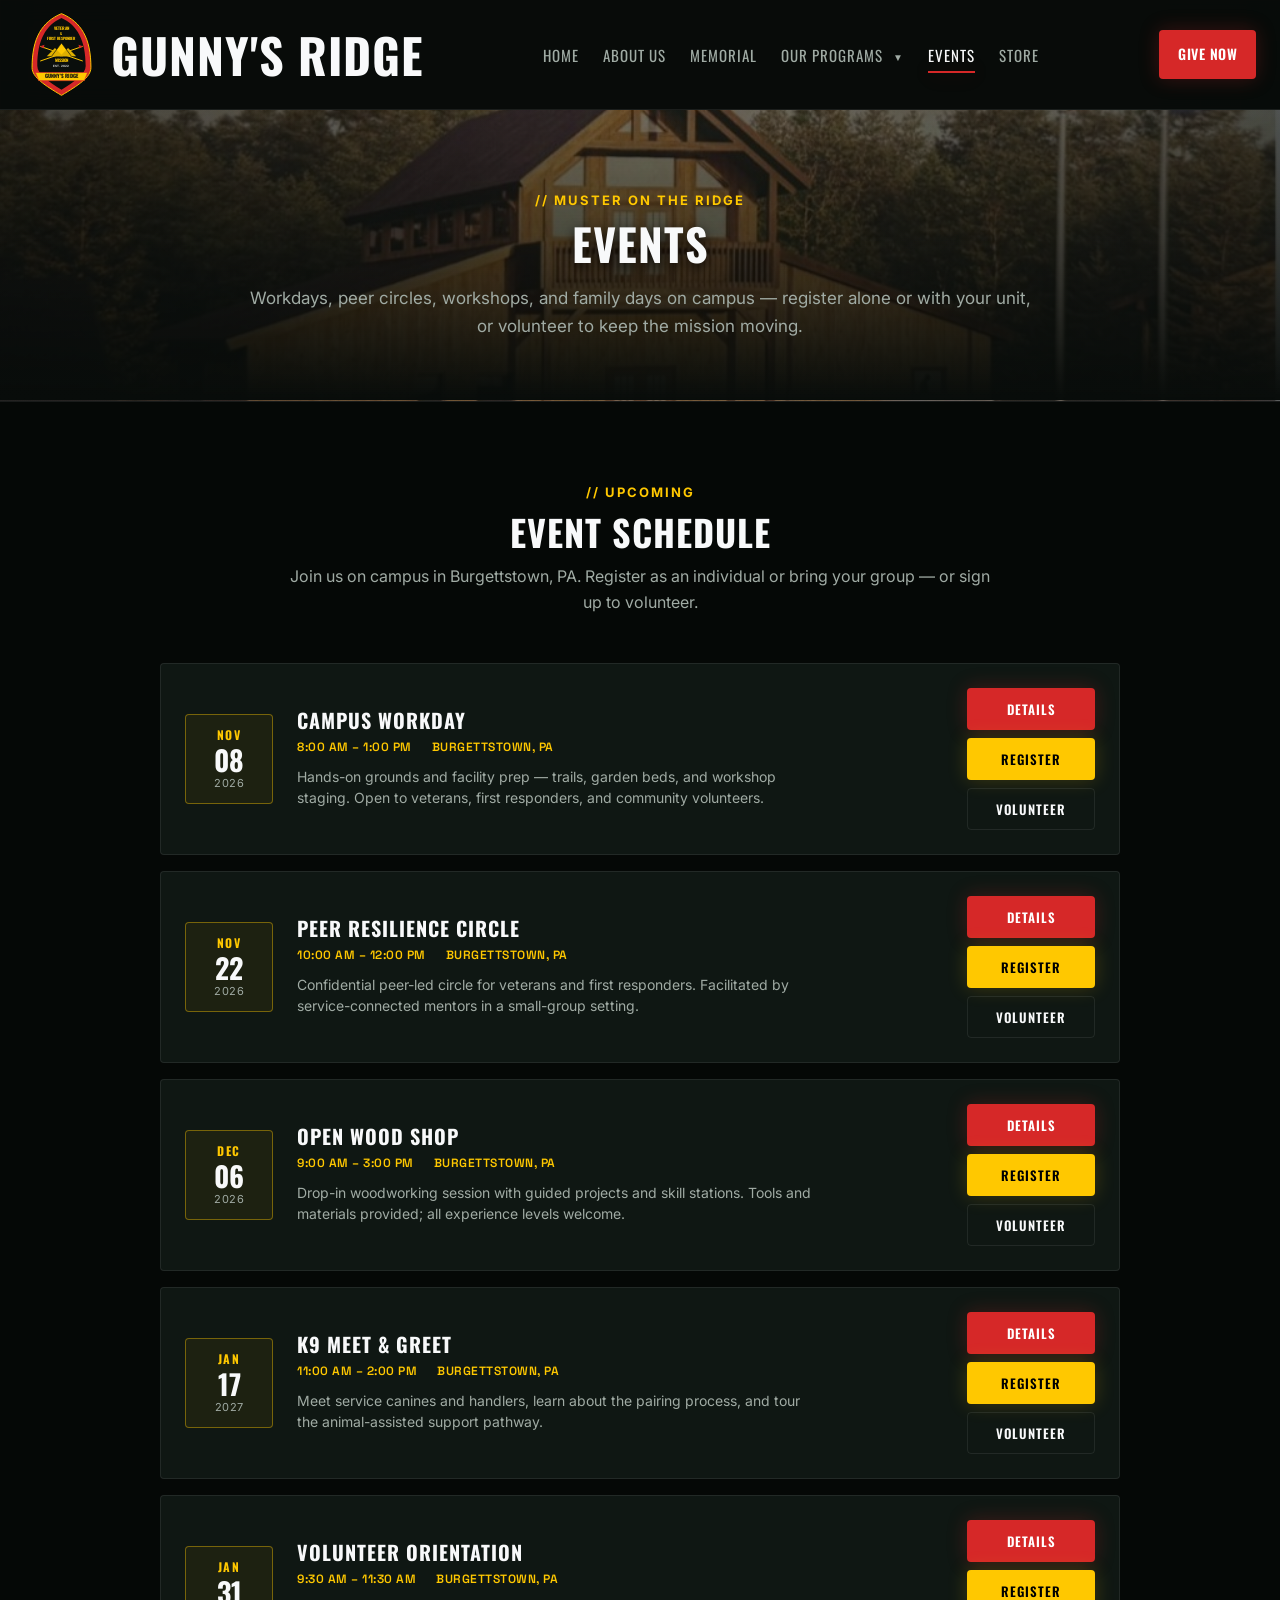
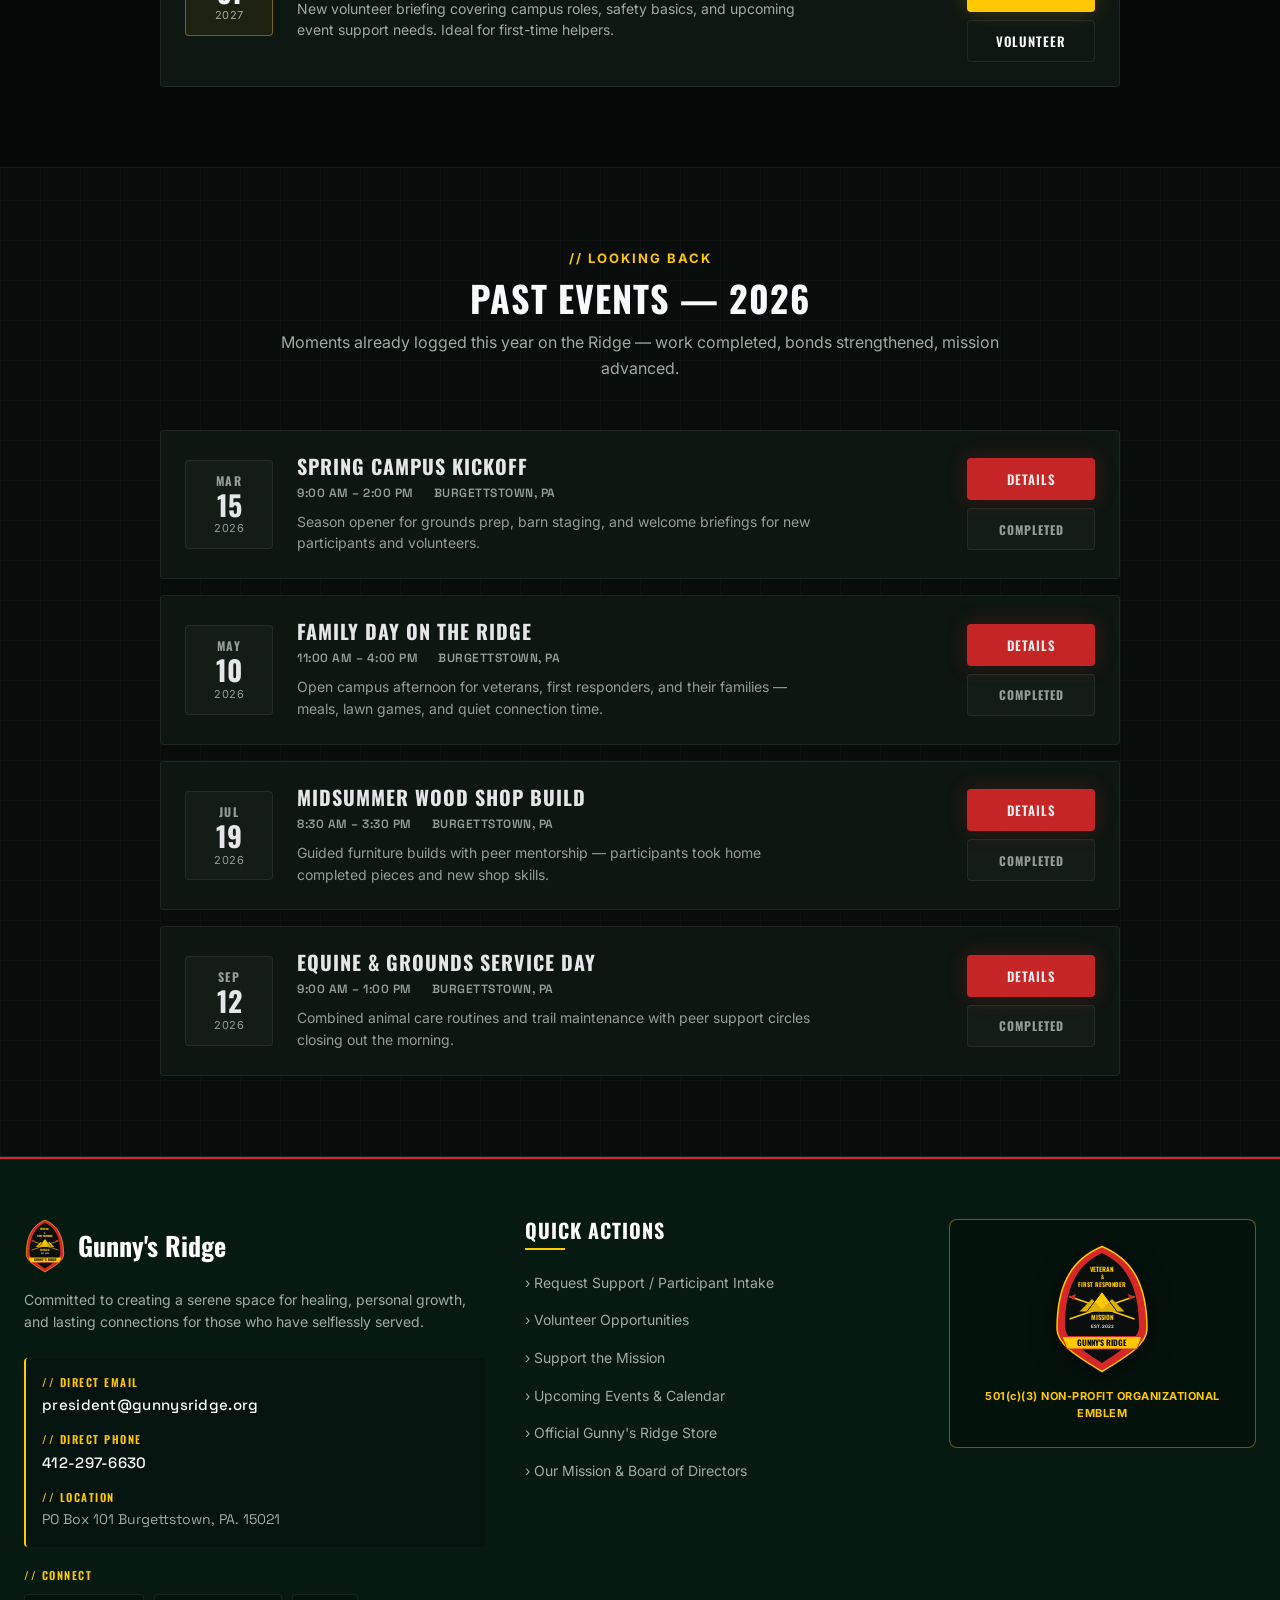
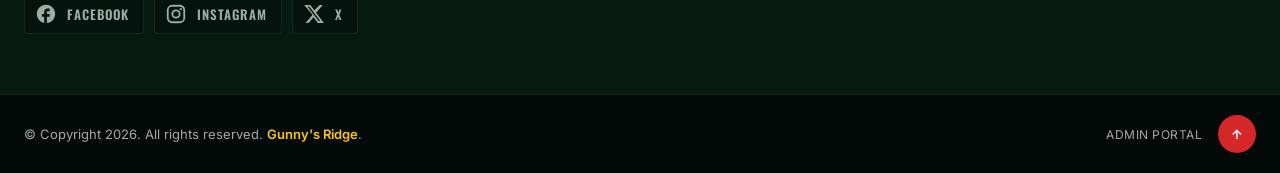
<file: events/events.html>
<!DOCTYPE html>
<html lang="en">
<head>
  <meta charset="UTF-8">
  <link rel="icon" href="../favicon.svg" type="image/svg+xml">
  <meta name="viewport" content="width=device-width, initial-scale=1.0">
  <title>Events — Gunny's Ridge</title>
  <meta name="description" content="Muster on the Ridge — upcoming workdays, peer circles, workshops, and volunteer opportunities at Gunny's Ridge in Burgettstown, PA.">
  <meta property="og:title" content="Events — Gunny's Ridge">
  <meta property="og:description" content="Join a Gunny's Ridge event — register as an individual or with your group, or volunteer on campus in Burgettstown, PA.">
  <meta property="og:type" content="website">
  <link rel="preconnect" href="https://fonts.googleapis.com">
  <link rel="preconnect" href="https://fonts.gstatic.com" crossorigin>
  <link href="https://fonts.googleapis.com/css2?family=Inter:wght@300;400;500;600;700&family=Oswald:wght@500;600;700&family=Space+Grotesk:wght@500;600;700&display=swap" rel="stylesheet">
  <link rel="stylesheet" href="../shared.css">
  <link rel="stylesheet" href="events-style.css">
</head>
<body class="bg-pattern" id="top">

  <svg style="display: none;">
    <symbol id="gunny-emblem" viewBox="0 0 200 260">
      <path d="M 100,5 C 160,30 190,80 190,170 C 190,200 150,225 100,255 C 50,225 10,200 10,170 C 10,80 40,30 100,5 Z" fill="#D62828" stroke="#FFC800" stroke-width="3"/>
      <path d="M 100,18 C 148,40 174,85 174,165 C 174,190 140,212 100,238 C 60,212 26,190 26,165 C 26,85 52,40 100,18 Z" fill="#0A0E0C"/>
      <text x="100" y="55" fill="#FFC800" font-family="'Oswald', sans-serif" font-size="13" font-weight="700" text-anchor="middle">VETERAN</text>
      <text x="100" y="70" fill="#FFC800" font-family="'Oswald', sans-serif" font-size="11" font-weight="700" text-anchor="middle">&amp;</text>
      <text x="100" y="85" fill="#FFC800" font-family="'Oswald', sans-serif" font-size="12" font-weight="700" text-anchor="middle">FIRST RESPONDER</text>
      <line x1="35" y1="150" x2="165" y2="105" stroke="#FFC800" stroke-width="3"/>
      <polygon points="165,105 152,100 155,112" fill="#D62828"/>
      <line x1="35" y1="105" x2="165" y2="150" stroke="#FFC800" stroke-width="3"/>
      <polygon points="35,105 48,100 45,112" fill="#D62828"/>
      <polygon points="100,95 130,135 70,135" fill="#FFC800"/>
      <polygon points="80,110 105,135 55,135" fill="#E0B000"/>
      <polygon points="120,110 145,135 95,135" fill="#E0B000"/>
      <polyline points="70,135 100,95 130,135" fill="none" stroke="#0A0E0C" stroke-width="2"/>
      <text x="100" y="152" fill="#FFC800" font-family="'Oswald', sans-serif" font-size="13" font-weight="700" text-anchor="middle">MISSION</text>
      <text x="100" y="167" fill="#FFFFFF" font-family="'Inter', sans-serif" font-size="9" font-weight="600" text-anchor="middle">EST. 2022</text>
      <path d="M 20,185 L 180,185 L 170,210 L 30,210 Z" fill="#FFC800" stroke="#D62828" stroke-width="2"/>
      <text x="100" y="203" fill="#0A0E0C" font-family="'Oswald', sans-serif" font-size="16" font-weight="700" text-anchor="middle">GUNNY'S RIDGE</text>
    </symbol>
  </svg>

  <header class="navbar">
    <div class="nav-container">
      <a href="../index.html" class="brand-logo">
        <svg class="logo-img" viewBox="0 0 200 260"><use href="#gunny-emblem"></use></svg>
        <span class="brand-title">GUNNY'S RIDGE</span>
      </a>

      <input type="checkbox" id="nav-toggle" class="nav-toggle-input">
      <label for="nav-toggle" class="nav-toggle-label" aria-label="Toggle Navigation Menu">
        <span></span>
        <span></span>
        <span></span>
      </label>

      <nav class="nav-menu">
        <ul class="nav-links">
          <li><a href="../index.html" class="nav-item">HOME</a></li>
          <li><a href="../about_us/about_us.html" class="nav-item">ABOUT US</a></li>
          <li><a href="../about_us/about_us.html#memorial" class="nav-item">MEMORIAL</a></li>
          <li class="nav-dropdown">
            <a href="../programs/programs-overview.html" class="nav-item">OUR PROGRAMS <span class="dropdown-arrow">▼</span></a>
            <ul class="dropdown-menu">
              <li><a href="../programs/support-and-healing.html">Support and Healing</a></li>
              <li><a href="../programs/sustainable-agriculture.html">Sustainable Agriculture</a></li>
              <li><a href="../programs/wood-working.html">Wood Working</a></li>
              <li><a href="../programs/team-building.html">Team Building &amp; Leadership</a></li>
              <li><a href="../programs/k9-service.html">K9 Service Dog Program</a></li>
              <li><a href="../programs/equine-therapy.html">Equine Therapy</a></li>
              <li><a href="../programs/animal-husbandry.html">Animal Husbandry</a></li>
            </ul>
          </li>
          <li><a href="events.html" class="nav-item active">EVENTS</a></li>
          <li><a href="../index.html#shop" class="nav-item">STORE</a></li>
        </ul>
        <div class="nav-cta-mobile">
          <a href="../donate/donate.html#give" class="btn btn-crimson">GIVE NOW</a>
        </div>
      </nav>

      <div class="nav-cta-desktop">
        <a href="../donate/donate.html#give" class="btn btn-crimson">GIVE NOW</a>
      </div>
    </div>
  </header>

  <main>
    <section class="page-hero events-hero">
      <div class="page-hero-container">
        <span class="section-badge">// MUSTER ON THE RIDGE</span>
        <h1 class="page-hero-title">EVENTS</h1>
        <p class="page-hero-subtitle">
          Workdays, peer circles, workshops, and family days on campus — register alone or with your unit, or volunteer to keep the mission moving.
        </p>
      </div>
    </section>

    <section class="events-schedule-section" id="schedule">
      <div class="section-container">
        <div class="section-header">
          <span class="section-badge">// UPCOMING</span>
          <h2 class="section-title">EVENT SCHEDULE</h2>
          <p class="section-subtitle">
            Join us on campus in Burgettstown, PA. Register as an individual or bring your group — or sign up to volunteer.
          </p>
        </div>

        <div class="events-list">
          <article class="event-row">
            <div class="event-date">
              <span class="month">NOV</span>
              <span class="day">08</span>
              <span class="year">2026</span>
            </div>
            <div class="event-body">
              <h3>Campus Workday</h3>
              <div class="event-meta">
                <span>8:00 AM – 1:00 PM</span>
                <span>Burgettstown, PA</span>
              </div>
              <p>Hands-on grounds and facility prep — trails, garden beds, and workshop staging. Open to veterans, first responders, and community volunteers.</p>
            </div>
            <div class="event-actions">
              <button type="button" class="btn btn-crimson js-open-details" data-event="campus-workday">DETAILS</button>
              <button type="button" class="btn btn-gold js-open-register" data-event="campus-workday">REGISTER</button>
              <button type="button" class="btn btn-outline js-open-volunteer" data-event="campus-workday" data-title="Campus Workday" data-when="Nov 8, 2026 · 8:00 AM – 1:00 PM">VOLUNTEER</button>
            </div>
          </article>

          <article class="event-row">
            <div class="event-date">
              <span class="month">NOV</span>
              <span class="day">22</span>
              <span class="year">2026</span>
            </div>
            <div class="event-body">
              <h3>Peer Resilience Circle</h3>
              <div class="event-meta">
                <span>10:00 AM – 12:00 PM</span>
                <span>Burgettstown, PA</span>
              </div>
              <p>Confidential peer-led circle for veterans and first responders. Facilitated by service-connected mentors in a small-group setting.</p>
            </div>
            <div class="event-actions">
              <button type="button" class="btn btn-crimson js-open-details" data-event="peer-circle">DETAILS</button>
              <button type="button" class="btn btn-gold js-open-register" data-event="peer-circle">REGISTER</button>
              <button type="button" class="btn btn-outline js-open-volunteer" data-event="peer-circle" data-title="Peer Resilience Circle" data-when="Nov 22, 2026 · 10:00 AM – 12:00 PM">VOLUNTEER</button>
            </div>
          </article>

          <article class="event-row">
            <div class="event-date">
              <span class="month">DEC</span>
              <span class="day">06</span>
              <span class="year">2026</span>
            </div>
            <div class="event-body">
              <h3>Open Wood Shop</h3>
              <div class="event-meta">
                <span>9:00 AM – 3:00 PM</span>
                <span>Burgettstown, PA</span>
              </div>
              <p>Drop-in woodworking session with guided projects and skill stations. Tools and materials provided; all experience levels welcome.</p>
            </div>
            <div class="event-actions">
              <button type="button" class="btn btn-crimson js-open-details" data-event="open-woodshop">DETAILS</button>
              <button type="button" class="btn btn-gold js-open-register" data-event="open-woodshop">REGISTER</button>
              <button type="button" class="btn btn-outline js-open-volunteer" data-event="open-woodshop" data-title="Open Wood Shop" data-when="Dec 6, 2026 · 9:00 AM – 3:00 PM">VOLUNTEER</button>
            </div>
          </article>

          <article class="event-row">
            <div class="event-date">
              <span class="month">JAN</span>
              <span class="day">17</span>
              <span class="year">2027</span>
            </div>
            <div class="event-body">
              <h3>K9 Meet &amp; Greet</h3>
              <div class="event-meta">
                <span>11:00 AM – 2:00 PM</span>
                <span>Burgettstown, PA</span>
              </div>
              <p>Meet service canines and handlers, learn about the pairing process, and tour the animal-assisted support pathway.</p>
            </div>
            <div class="event-actions">
              <button type="button" class="btn btn-crimson js-open-details" data-event="k9-meet">DETAILS</button>
              <button type="button" class="btn btn-gold js-open-register" data-event="k9-meet">REGISTER</button>
              <button type="button" class="btn btn-outline js-open-volunteer" data-event="k9-meet" data-title="K9 Meet &amp; Greet" data-when="Jan 17, 2027 · 11:00 AM – 2:00 PM">VOLUNTEER</button>
            </div>
          </article>

          <article class="event-row">
            <div class="event-date">
              <span class="month">JAN</span>
              <span class="day">31</span>
              <span class="year">2027</span>
            </div>
            <div class="event-body">
              <h3>Volunteer Orientation</h3>
              <div class="event-meta">
                <span>9:30 AM – 11:30 AM</span>
                <span>Burgettstown, PA</span>
              </div>
              <p>New volunteer briefing covering campus roles, safety basics, and upcoming event support needs. Ideal for first-time helpers.</p>
            </div>
            <div class="event-actions">
              <button type="button" class="btn btn-crimson js-open-details" data-event="volunteer-orientation">DETAILS</button>
              <button type="button" class="btn btn-gold js-open-register" data-event="volunteer-orientation">REGISTER</button>
              <button type="button" class="btn btn-outline js-open-volunteer" data-event="volunteer-orientation" data-title="Volunteer Orientation" data-when="Jan 31, 2027 · 9:30 AM – 11:30 AM">VOLUNTEER</button>
            </div>
          </article>
        </div>
      </div>
    </section>

    <section class="events-past-section" id="past-events">
      <div class="section-container">
        <div class="section-header">
          <span class="section-badge">// LOOKING BACK</span>
          <h2 class="section-title">PAST EVENTS — 2026</h2>
          <p class="section-subtitle">
            Moments already logged this year on the Ridge — work completed, bonds strengthened, mission advanced.
          </p>
        </div>

        <div class="events-list">
          <article class="event-row is-past">
            <div class="event-date">
              <span class="month">MAR</span>
              <span class="day">15</span>
              <span class="year">2026</span>
            </div>
            <div class="event-body">
              <h3>Spring Campus Kickoff</h3>
              <div class="event-meta">
                <span>9:00 AM – 2:00 PM</span>
                <span>Burgettstown, PA</span>
              </div>
              <p>Season opener for grounds prep, barn staging, and welcome briefings for new participants and volunteers.</p>
            </div>
            <div class="event-actions event-actions--past">
              <button type="button" class="btn btn-crimson js-open-details" data-event="spring-kickoff">DETAILS</button>
              <span class="status-chip">COMPLETED</span>
            </div>
          </article>

          <article class="event-row is-past">
            <div class="event-date">
              <span class="month">MAY</span>
              <span class="day">10</span>
              <span class="year">2026</span>
            </div>
            <div class="event-body">
              <h3>Family Day on the Ridge</h3>
              <div class="event-meta">
                <span>11:00 AM – 4:00 PM</span>
                <span>Burgettstown, PA</span>
              </div>
              <p>Open campus afternoon for veterans, first responders, and their families — meals, lawn games, and quiet connection time.</p>
            </div>
            <div class="event-actions event-actions--past">
              <button type="button" class="btn btn-crimson js-open-details" data-event="family-day">DETAILS</button>
              <span class="status-chip">COMPLETED</span>
            </div>
          </article>

          <article class="event-row is-past">
            <div class="event-date">
              <span class="month">JUL</span>
              <span class="day">19</span>
              <span class="year">2026</span>
            </div>
            <div class="event-body">
              <h3>Midsummer Wood Shop Build</h3>
              <div class="event-meta">
                <span>8:30 AM – 3:30 PM</span>
                <span>Burgettstown, PA</span>
              </div>
              <p>Guided furniture builds with peer mentorship — participants took home completed pieces and new shop skills.</p>
            </div>
            <div class="event-actions event-actions--past">
              <button type="button" class="btn btn-crimson js-open-details" data-event="midsummer-woodshop">DETAILS</button>
              <span class="status-chip">COMPLETED</span>
            </div>
          </article>

          <article class="event-row is-past">
            <div class="event-date">
              <span class="month">SEP</span>
              <span class="day">12</span>
              <span class="year">2026</span>
            </div>
            <div class="event-body">
              <h3>Equine &amp; Grounds Service Day</h3>
              <div class="event-meta">
                <span>9:00 AM – 1:00 PM</span>
                <span>Burgettstown, PA</span>
              </div>
              <p>Combined animal care routines and trail maintenance with peer support circles closing out the morning.</p>
            </div>
            <div class="event-actions event-actions--past">
              <button type="button" class="btn btn-crimson js-open-details" data-event="equine-grounds">DETAILS</button>
              <span class="status-chip">COMPLETED</span>
            </div>
          </article>
        </div>
      </div>
    </section>
  </main>

  <!-- Event Details Modal (shareable via ?event=id) -->
  <div class="event-modal" id="details-modal" hidden>
    <div class="event-modal-overlay" data-close-modal></div>
    <div class="event-modal-dialog event-modal-dialog--details" role="dialog" aria-modal="true" aria-labelledby="details-modal-title">
      <button type="button" class="event-modal-close" data-close-modal aria-label="Close dialog">&times;</button>
      <span class="card-badge" id="details-badge">// EVENT DETAILS</span>
      <h2 id="details-modal-title"></h2>
      <p class="event-modal-context">
        <strong id="details-when"></strong>
        <span id="details-location"></span>
      </p>

      <div class="details-body" id="details-body"></div>

      <div class="details-share">
        <span class="contact-label">// SHARE THIS EVENT</span>
        <div class="share-row">
          <input type="text" id="details-share-url" class="share-url-input" readonly aria-label="Shareable event link">
          <button type="button" class="btn btn-gold" id="details-copy-link">COPY LINK</button>
        </div>
        <p class="form-note" id="details-copy-status" hidden>Link copied — ready to send or post on Facebook.</p>
      </div>

      <div class="details-register" id="details-register-section">
        <div class="details-register-header">
          <span class="card-badge">01 // REGISTER</span>
          <h3>Sign Up for This Event</h3>
          <p class="form-intro">Register as an individual or bring your group / unit.</p>
        </div>

        <form class="demo-form" id="register-form" novalidate>
          <input type="hidden" id="reg-event-id" name="event" value="">

          <fieldset class="party-type-fieldset">
            <legend>Registering as</legend>
            <div class="party-type-toggle" role="radiogroup" aria-label="Registering as">
              <label class="party-type-option">
                <input type="radio" name="partyType" id="reg-party-individual" value="individual" checked>
                <span>Individual</span>
              </label>
              <label class="party-type-option">
                <input type="radio" name="partyType" id="reg-party-group" value="group">
                <span>Group / Unit</span>
              </label>
            </div>
          </fieldset>

          <div class="form-field">
            <label for="reg-name" id="reg-name-label">Full Name</label>
            <input type="text" id="reg-name" name="name" required autocomplete="name">
            <p class="field-hint" id="reg-name-hint" hidden>Primary contact for the group.</p>
          </div>
          <div class="form-field">
            <label for="reg-email">Email</label>
            <input type="email" id="reg-email" name="email" required autocomplete="email">
          </div>
          <div class="form-field">
            <label for="reg-phone">Phone</label>
            <input type="tel" id="reg-phone" name="phone" autocomplete="tel">
          </div>

          <div class="group-fields" id="reg-group-fields" hidden>
            <div class="form-field">
              <label for="reg-group-name">Group / Unit Name</label>
              <input type="text" id="reg-group-name" name="groupName" autocomplete="organization" placeholder="e.g. VFW Post, fire company, family unit">
            </div>
            <div class="form-field">
              <label for="reg-party-size">Number of Attendees</label>
              <input type="number" id="reg-party-size" name="partySize" min="2" max="50" value="2" inputmode="numeric">
            </div>
            <div class="form-field">
              <label for="reg-attendees">Additional Attendee Names <span class="label-optional">(optional)</span></label>
              <textarea id="reg-attendees" name="attendees" placeholder="One name per line, if you have them ready…"></textarea>
            </div>
          </div>

          <div class="form-field">
            <label for="reg-notes">Notes</label>
            <textarea id="reg-notes" name="notes" placeholder="Accessibility needs, questions, or anything we should know…"></textarea>
          </div>
          <div class="details-form-actions">
            <button type="submit" class="btn btn-crimson">SUBMIT REGISTRATION</button>
            <button type="button" class="btn btn-outline js-details-volunteer">VOLUNTEER INSTEAD</button>
          </div>
          <p class="form-note">Demonstration only — no data is stored or emailed.</p>
        </form>

        <div class="form-success" id="register-success" role="status" aria-live="polite">
          <h3>Registration received</h3>
          <p id="register-success-msg">Thanks for your interest. This is a demo confirmation — in production, you'd receive a follow-up email with event details.</p>
        </div>
      </div>

      <div class="details-past-note" id="details-past-note" hidden>
        <p>This event has already taken place. Browse upcoming events on the schedule to register for the next muster on the Ridge.</p>
      </div>
    </div>
  </div>

  <!-- Volunteer Modal -->
  <div class="event-modal" id="volunteer-modal" hidden>
    <div class="event-modal-overlay" data-close-modal></div>
    <div class="event-modal-dialog" role="dialog" aria-modal="true" aria-labelledby="volunteer-modal-title">
      <button type="button" class="event-modal-close" data-close-modal aria-label="Close dialog">&times;</button>
      <span class="card-badge">02 // VOLUNTEERS</span>
      <h2 id="volunteer-modal-title">Volunteer for Event</h2>
      <p class="event-modal-context">
        <strong id="vol-event-title"></strong>
        <span id="vol-event-when"></span>
      </p>

      <form class="demo-form" id="volunteer-form" novalidate>
        <input type="hidden" id="vol-event-id" name="event" value="">
        <div class="form-field">
          <label for="vol-name">Full Name</label>
          <input type="text" id="vol-name" name="name" required autocomplete="name">
        </div>
        <div class="form-field">
          <label for="vol-email">Email</label>
          <input type="email" id="vol-email" name="email" required autocomplete="email">
        </div>
        <div class="form-field">
          <label for="vol-phone">Phone</label>
          <input type="tel" id="vol-phone" name="phone" autocomplete="tel">
        </div>
        <div class="form-field">
          <label for="vol-role">Preferred Role</label>
          <select id="vol-role" name="role">
            <option value="">No preference</option>
            <option value="setup">Setup &amp; staging</option>
            <option value="greeting">Guest greeting</option>
            <option value="workshop">Workshop assistance</option>
            <option value="grounds">Grounds &amp; logistics</option>
            <option value="other">Other / flexible</option>
          </select>
        </div>
        <div class="form-field">
          <label for="vol-notes">Availability Notes</label>
          <textarea id="vol-notes" name="notes" placeholder="Skills, time windows, or equipment you can bring…"></textarea>
        </div>
        <button type="submit" class="btn btn-gold">SUBMIT VOLUNTEER SIGN-UP</button>
        <p class="form-note">Demonstration only — no data is stored or emailed.</p>
      </form>

      <div class="form-success" id="volunteer-success" role="status" aria-live="polite">
        <h3>Volunteer sign-up received</h3>
        <p>Thanks for offering your time. This is a demo confirmation — in production, our volunteer lead would contact you with next steps.</p>
      </div>
    </div>
  </div>

  <footer class="modern-footer">
    <div class="footer-container">
      <div class="footer-col brand-col">
        <div class="footer-logo-block">
          <svg class="footer-logo-img" viewBox="0 0 200 260"><use href="#gunny-emblem"></use></svg>
          <div class="footer-brand-title">Gunny's Ridge</div>
        </div>
        <p class="footer-mission">
          Committed to creating a serene space for healing, personal growth, and lasting connections for those who have selflessly served.
        </p>
        <div class="footer-contact-info">
          <div class="contact-item">
            <span class="contact-label">// DIRECT EMAIL</span>
            <a href="mailto:president@gunnysridge.org" class="contact-value">president@gunnysridge.org</a>
          </div>
          <div class="contact-item">
            <span class="contact-label">// DIRECT PHONE</span>
            <a href="tel:4122976630" class="contact-value">412-297-6630</a>
          </div>
          <div class="contact-item">
            <span class="contact-label">// LOCATION</span>
            <span class="contact-value-static">PO Box 101 Burgettstown, PA. 15021</span>
          </div>
        </div>

        <div class="footer-social">
          <span class="contact-label">// CONNECT</span>
          <ul class="social-links">
            <li>
              <a href="https://www.facebook.com/profile.php?id=100088198623517"
                 class="social-link"
                 target="_blank"
                 rel="noopener noreferrer"
                 aria-label="Gunny's Ridge on Facebook">
                <svg viewBox="0 0 24 24" aria-hidden="true" focusable="false">
                  <path d="M22 12c0-5.52-4.48-10-10-10S2 6.48 2 12c0 4.84 3.44 8.87 8 9.8V15H7.5v-3H10v-2.5C10 7.57 11.57 6 13.5 6H16v3h-2c-.55 0-1 .45-1 1V12h3v3h-3v6.95c5.05-.5 9-4.76 9-9.95z"/>
                </svg>
                <span class="social-link-label">Facebook</span>
              </a>
            </li>
            <li>
              <a href="#"
                 class="social-link"
                 aria-label="Gunny's Ridge on Instagram — coming soon"
                 title="Instagram coming soon">
                <svg viewBox="0 0 24 24" aria-hidden="true" focusable="false">
                  <path d="M7.8 2h8.4C19.4 2 22 4.6 22 7.8v8.4a5.8 5.8 0 0 1-5.8 5.8H7.8C4.6 22 2 19.4 2 16.2V7.8A5.8 5.8 0 0 1 7.8 2m-.2 2A3.6 3.6 0 0 0 4 7.6v8.8C4 18.39 5.61 20 7.6 20h8.8a3.6 3.6 0 0 0 3.6-3.6V7.6C20 5.61 18.39 4 16.4 4H7.6m9.65 1.5a1.25 1.25 0 0 1 1.25 1.25A1.25 1.25 0 0 1 17.25 8 1.25 1.25 0 0 1 16 6.75a1.25 1.25 0 0 1 1.25-1.25M12 7a5 5 0 0 1 5 5 5 5 0 0 1-5 5 5 5 0 0 1-5-5 5 5 0 0 1 5-5m0 2a3 3 0 0 0-3 3 3 3 0 0 0 3 3 3 3 0 0 0 3-3 3 3 0 0 0-3-3z"/>
                </svg>
                <span class="social-link-label">Instagram</span>
              </a>
            </li>
            <li>
              <a href="#"
                 class="social-link"
                 aria-label="Gunny's Ridge on X — coming soon"
                 title="X coming soon">
                <svg viewBox="0 0 24 24" aria-hidden="true" focusable="false">
                  <path d="M18.244 2.25h3.308l-7.227 8.26 8.502 11.24H16.17l-4.714-6.231-5.401 6.231H2.743l7.727-8.829L1.254 2.25H8.08l4.253 5.622L18.244 2.25zm-1.161 17.52h1.833L7.084 4.126H5.117L17.083 19.77z"/>
                </svg>
                <span class="social-link-label">X</span>
              </a>
            </li>
          </ul>
        </div>
      </div>

      <div class="footer-col nav-col">
        <h3 class="footer-heading">Quick Actions</h3>
        <ul class="footer-links">
          <li><a href="../index.html#intake">› Request Support / Participant Intake</a></li>
          <li><a href="../index.html#volunteer">› Volunteer Opportunities</a></li>
          <li><a href="../donate/donate.html#give">› Support the Mission</a></li>
          <li><a href="events.html">› Upcoming Events &amp; Calendar</a></li>
          <li><a href="../index.html#shop">› Official Gunny's Ridge Store</a></li>
          <li><a href="../about_us/about_us.html">› Our Mission &amp; Board of Directors</a></li>
        </ul>
      </div>

      <div class="footer-col crest-col">
        <div class="crest-card">
          <svg class="crest-img" viewBox="0 0 200 260"><use href="#gunny-emblem"></use></svg>
          <div class="crest-tag">501(c)(3) NON-PROFIT ORGANIZATIONAL EMBLEM</div>
        </div>
      </div>
    </div>

    <div class="footer-bottom">
      <div class="bottom-container">
        <p>© Copyright 2026. All rights reserved. <span class="highlight-text">Gunny's Ridge</span>.</p>
        <div class="footer-bottom-actions">
          <a href="#admin" class="admin-link">Admin Portal</a>
          <a href="#top" class="back-to-top" aria-label="Back to Top">
            <span>↑</span>
          </a>
        </div>
      </div>
    </div>
  </footer>

  <script>
    (function () {
      var EVENTS = {
        'campus-workday': {
          title: 'Campus Workday',
          when: 'Nov 8, 2026 · 8:00 AM – 1:00 PM',
          location: 'Gunny\'s Ridge Campus · Burgettstown, PA',
          status: 'upcoming',
          badge: '// UPCOMING EVENT',
          paragraphs: [
            'A hands-on morning of grounds and facility prep that puts purpose back in motion. Participants work side-by-side on trails, garden beds, and workshop staging — the same kind of shared mission that builds trust off the clock.',
            'No prior experience required. Crew leads brief each station, tools are provided, and the day ends with a short after-action circle so everyone leaves connected, not just tired.'
          ],
          who: 'Veterans, first responders, families, and community volunteers welcome. Groups and units are encouraged to muster together.',
          bring: 'Work gloves, closed-toe shoes, water bottle, and weather-ready layers. Lunch is provided on site.'
        },
        'peer-circle': {
          title: 'Peer Resilience Circle',
          when: 'Nov 22, 2026 · 10:00 AM – 12:00 PM',
          location: 'Gunny\'s Ridge Campus · Burgettstown, PA',
          status: 'upcoming',
          badge: '// UPCOMING EVENT',
          paragraphs: [
            'A confidential, peer-led circle for veterans and first responders. Facilitators are service-connected mentors who keep the space grounded, respectful, and free of clinical pressure.',
            'Sessions focus on real-world resilience — isolation, transition, sleep, and staying connected to people who get it. What is said in the circle stays in the circle.'
          ],
          who: 'Open to veterans and first responders. Small-group format; register early. Groups may register multiple members under one primary contact.',
          bring: 'Just yourself. Optional notebook. Light refreshments available.'
        },
        'open-woodshop': {
          title: 'Open Wood Shop',
          when: 'Dec 6, 2026 · 9:00 AM – 3:00 PM',
          location: 'Gunny\'s Ridge Campus · Burgettstown, PA',
          status: 'upcoming',
          badge: '// UPCOMING EVENT',
          paragraphs: [
            'Drop-in woodworking with guided projects and skill stations. Whether you are picking up a tool for the first time or returning to the craft, instructors keep the pace practical and the shop safe.',
            'Projects are sized to finish in a day or continue across future shops. Working with your hands — and finishing something tangible — is the therapy.'
          ],
          who: 'All experience levels welcome. Individuals and groups (family units, posts, crews) can register together.',
          bring: 'Closed-toe shoes required. Eye and ear protection provided. Wear clothes you can get sawdust on.'
        },
        'k9-meet': {
          title: 'K9 Meet & Greet',
          when: 'Jan 17, 2027 · 11:00 AM – 2:00 PM',
          location: 'Gunny\'s Ridge Campus · Burgettstown, PA',
          status: 'upcoming',
          badge: '// UPCOMING EVENT',
          paragraphs: [
            'Meet service canines and handlers, learn how pairing works, and walk through the animal-assisted support pathway at Gunny\'s Ridge.',
            'This is an orientation and connection day — not a placement guarantee. Ask questions, meet the dogs, and see whether the K9 program may fit your next chapter.'
          ],
          who: 'Veterans, first responders, and interested family members. Groups welcome with advance registration.',
          bring: 'Comfortable shoes. Please do not bring personal pets to this event.'
        },
        'volunteer-orientation': {
          title: 'Volunteer Orientation',
          when: 'Jan 31, 2027 · 9:30 AM – 11:30 AM',
          location: 'Gunny\'s Ridge Campus · Burgettstown, PA',
          status: 'upcoming',
          badge: '// UPCOMING EVENT',
          paragraphs: [
            'New volunteer briefing covering campus roles, safety basics, and how event-day support works — from greeting guests to staging workshops and grounds logistics.',
            'Ideal if you are ready to give time but are not sure where you fit. You will leave with a clear path to your first volunteer shift.'
          ],
          who: 'Prospective volunteers, including those bringing a friend or unit. Register as a group if you are onboarding together.',
          bring: 'Notebook optional. Wear closed-toe shoes if you want to walk the grounds afterward.'
        },
        'spring-kickoff': {
          title: 'Spring Campus Kickoff',
          when: 'Mar 15, 2026 · 9:00 AM – 2:00 PM',
          location: 'Gunny\'s Ridge Campus · Burgettstown, PA',
          status: 'past',
          badge: '// PAST EVENT — 2026',
          paragraphs: [
            'Season opener for grounds prep, barn staging, and welcome briefings for new participants and volunteers.',
            'Crews cleared winter debris, staged workshop stations, and closed the day with a short muster — setting the tone for the year on the Ridge.'
          ],
          who: 'Hosted for veterans, first responders, families, and volunteers.',
          bring: null
        },
        'family-day': {
          title: 'Family Day on the Ridge',
          when: 'May 10, 2026 · 11:00 AM – 4:00 PM',
          location: 'Gunny\'s Ridge Campus · Burgettstown, PA',
          status: 'past',
          badge: '// PAST EVENT — 2026',
          paragraphs: [
            'Open campus afternoon for veterans, first responders, and their families — meals, lawn games, and quiet connection time away from the noise.',
            'The day reinforced that recovery is not a solo mission; households belong on the Ridge too.'
          ],
          who: 'Families and service members from across the region.',
          bring: null
        },
        'midsummer-woodshop': {
          title: 'Midsummer Wood Shop Build',
          when: 'Jul 19, 2026 · 8:30 AM – 3:30 PM',
          location: 'Gunny\'s Ridge Campus · Burgettstown, PA',
          status: 'past',
          badge: '// PAST EVENT — 2026',
          paragraphs: [
            'Guided furniture builds with peer mentorship. Participants left with completed pieces and sharper shop skills.',
            'Instructors kept stations rotating so beginners and seasoned builders both stayed engaged from cut list to finish.'
          ],
          who: 'Open shop for veterans, first responders, and supporting volunteers.',
          bring: null
        },
        'equine-grounds': {
          title: 'Equine & Grounds Service Day',
          when: 'Sep 12, 2026 · 9:00 AM – 1:00 PM',
          location: 'Gunny\'s Ridge Campus · Burgettstown, PA',
          status: 'past',
          badge: '// PAST EVENT — 2026',
          paragraphs: [
            'Combined animal care routines and trail maintenance, with peer support circles closing out the morning.',
            'A reminder that steady care — of animals, land, and each other — is part of the daily mission at Gunny\'s Ridge.'
          ],
          who: 'Participants and volunteers across equine and grounds teams.',
          bring: null
        }
      };

      var activeModal = null;
      var lastFocus = null;
      var currentEventId = null;

      function decodeAttr(value) {
        var el = document.createElement('textarea');
        el.innerHTML = value || '';
        return el.value;
      }

      function eventShareUrl(eventId) {
        var url = new URL(window.location.href);
        url.searchParams.set('event', eventId);
        url.hash = '';
        return url.toString();
      }

      function setEventInUrl(eventId) {
        var url = new URL(window.location.href);
        if (eventId) {
          url.searchParams.set('event', eventId);
        } else {
          url.searchParams.delete('event');
        }
        url.hash = '';
        window.history.replaceState({}, '', url.toString());
      }

      function getEventFromUrl() {
        return new URL(window.location.href).searchParams.get('event');
      }

      function syncGroupFields() {
        var groupRadio = document.getElementById('reg-party-group');
        var groupFields = document.getElementById('reg-group-fields');
        var groupName = document.getElementById('reg-group-name');
        var partySize = document.getElementById('reg-party-size');
        var nameLabel = document.getElementById('reg-name-label');
        var nameHint = document.getElementById('reg-name-hint');
        if (!groupRadio || !groupFields) return;

        var isGroup = groupRadio.checked;
        groupFields.hidden = !isGroup;

        if (groupName) {
          groupName.required = isGroup;
          if (!isGroup) groupName.value = '';
        }
        if (partySize) {
          partySize.required = isGroup;
          if (!isGroup) partySize.value = '2';
        }
        if (nameLabel) {
          nameLabel.textContent = isGroup ? 'Primary Contact Name' : 'Full Name';
        }
        if (nameHint) {
          nameHint.hidden = !isGroup;
        }
      }

      function resetRegisterForm() {
        var form = document.getElementById('register-form');
        var success = document.getElementById('register-success');
        if (form) {
          form.reset();
          form.classList.remove('is-submitted');
        }
        if (success) success.classList.remove('is-visible');
        syncGroupFields();
        var successMsg = document.getElementById('register-success-msg');
        if (successMsg) {
          successMsg.textContent = "Thanks for your interest. This is a demo confirmation — in production, you'd receive a follow-up email with event details.";
        }
        var copyStatus = document.getElementById('details-copy-status');
        if (copyStatus) copyStatus.hidden = true;
      }

      function resetModal(modal) {
        if (!modal) return;
        if (modal.id === 'details-modal') {
          resetRegisterForm();
          return;
        }
        var form = modal.querySelector('.demo-form');
        var success = modal.querySelector('.form-success');
        if (form) {
          form.reset();
          form.classList.remove('is-submitted');
        }
        if (success) success.classList.remove('is-visible');
      }

      function renderDetailsBody(event) {
        var body = document.getElementById('details-body');
        if (!body) return;
        var html = '';
        (event.paragraphs || []).forEach(function (p) {
          html += '<p>' + p + '</p>';
        });
        if (event.who) {
          html += '<div class="details-meta-block"><span class="contact-label">// WHO IT\'S FOR</span><p>' + event.who + '</p></div>';
        }
        if (event.bring) {
          html += '<div class="details-meta-block"><span class="contact-label">// WHAT TO BRING</span><p>' + event.bring + '</p></div>';
        }
        body.innerHTML = html;
      }

      function openDetails(eventId, options) {
        options = options || {};
        var event = EVENTS[eventId];
        var modal = document.getElementById('details-modal');
        if (!event || !modal) return;

        if (activeModal && activeModal !== modal) {
          closeModal(activeModal, { keepUrl: true });
        }

        lastFocus = document.activeElement;
        currentEventId = eventId;
        resetRegisterForm();

        document.getElementById('details-badge').textContent = event.badge || '// EVENT DETAILS';
        document.getElementById('details-modal-title').textContent = event.title;
        document.getElementById('details-when').textContent = event.when;
        document.getElementById('details-location').textContent = event.location;
        document.getElementById('details-share-url').value = eventShareUrl(eventId);
        document.getElementById('reg-event-id').value = eventId;
        renderDetailsBody(event);

        var registerSection = document.getElementById('details-register-section');
        var pastNote = document.getElementById('details-past-note');
        var isPast = event.status === 'past';
        registerSection.hidden = isPast;
        pastNote.hidden = !isPast;

        setEventInUrl(eventId);

        var dialog = modal.querySelector('.event-modal-dialog');
        if (dialog) dialog.scrollTop = 0;

        modal.hidden = false;
        document.body.classList.add('modal-open');
        activeModal = modal;

        if (options.focusRegister && !isPast) {
          requestAnimationFrame(function () {
            requestAnimationFrame(function () {
              if (!dialog || !registerSection || registerSection.hidden) return;
              var dialogRect = dialog.getBoundingClientRect();
              var sectionRect = registerSection.getBoundingClientRect();
              var top = dialog.scrollTop + (sectionRect.top - dialogRect.top) - 16;
              dialog.scrollTo({ top: Math.max(0, top), behavior: 'smooth' });
              var firstField = document.getElementById('reg-party-individual');
              if (firstField) firstField.focus({ preventScroll: true });
            });
          });
        } else {
          var closeBtn = modal.querySelector('.event-modal-close');
          if (closeBtn) closeBtn.focus();
        }
      }

      function openVolunteer(eventId) {
        var event = EVENTS[eventId];
        var modal = document.getElementById('volunteer-modal');
        if (!event || !modal || event.status === 'past') return;

        if (activeModal && activeModal !== modal) {
          closeModal(activeModal, { keepUrl: true });
        }

        lastFocus = document.activeElement;
        resetModal(modal);

        document.getElementById('vol-event-title').textContent = event.title;
        document.getElementById('vol-event-when').textContent = event.when;
        document.getElementById('vol-event-id').value = eventId;

        modal.hidden = false;
        document.body.classList.add('modal-open');
        activeModal = modal;

        var firstField = modal.querySelector('input:not([type="hidden"]), select, textarea');
        if (firstField) firstField.focus();
      }

      function closeModal(modal, options) {
        options = options || {};
        if (!modal) return;
        var wasVolunteer = modal.id === 'volunteer-modal';
        modal.hidden = true;
        resetModal(modal);

        if (activeModal === modal) {
          activeModal = null;
          document.body.classList.remove('modal-open');
        }

        if (modal.id === 'details-modal' && !options.keepUrl) {
          currentEventId = null;
          setEventInUrl(null);
        }

        if (lastFocus && typeof lastFocus.focus === 'function') {
          lastFocus.focus();
        }
        lastFocus = null;

        if (wasVolunteer && !options.keepUrl) {
          var linked = getEventFromUrl();
          if (linked && EVENTS[linked]) {
            openDetails(linked);
          }
        }
      }

      function wireDemoForm(formId, successId) {
        var form = document.getElementById(formId);
        var success = document.getElementById(successId);
        if (!form || !success) return;

        form.addEventListener('submit', function (e) {
          e.preventDefault();
          if (!form.checkValidity()) {
            form.reportValidity();
            return;
          }

          if (formId === 'register-form') {
            var isGroup = document.getElementById('reg-party-group').checked;
            var successMsg = document.getElementById('register-success-msg');
            if (successMsg) {
              if (isGroup) {
                var size = document.getElementById('reg-party-size').value || '2';
                var groupName = document.getElementById('reg-group-name').value.trim();
                var groupLabel = groupName ? ' for ' + groupName : '';
                successMsg.textContent =
                  'Group registration received' + groupLabel + ' (' + size +
                  ' attendees). This is a demo confirmation — in production, the primary contact would get a follow-up email.';
              } else {
                successMsg.textContent =
                  "Thanks for your interest. This is a demo confirmation — in production, you'd receive a follow-up email with event details.";
              }
            }
          }

          form.classList.add('is-submitted');
          success.classList.add('is-visible');
          success.scrollIntoView({ block: 'nearest', behavior: 'smooth' });
        });
      }

      document.querySelectorAll('input[name="partyType"]').forEach(function (radio) {
        radio.addEventListener('change', syncGroupFields);
      });

      document.querySelectorAll('.js-open-details').forEach(function (btn) {
        btn.addEventListener('click', function () {
          openDetails(btn.getAttribute('data-event'));
        });
      });

      document.querySelectorAll('.js-open-register').forEach(function (btn) {
        btn.addEventListener('click', function () {
          openDetails(btn.getAttribute('data-event'), { focusRegister: true });
        });
      });

      document.querySelectorAll('.js-open-volunteer').forEach(function (btn) {
        btn.addEventListener('click', function () {
          openVolunteer(btn.getAttribute('data-event'));
        });
      });

      var detailsVolunteer = document.querySelector('.js-details-volunteer');
      if (detailsVolunteer) {
        detailsVolunteer.addEventListener('click', function () {
          if (currentEventId) openVolunteer(currentEventId);
        });
      }

      var copyBtn = document.getElementById('details-copy-link');
      if (copyBtn) {
        copyBtn.addEventListener('click', function () {
          var input = document.getElementById('details-share-url');
          var status = document.getElementById('details-copy-status');
          if (!input) return;

          function showCopied() {
            if (status) {
              status.hidden = false;
              window.setTimeout(function () { status.hidden = true; }, 2500);
            }
          }

          if (navigator.clipboard && navigator.clipboard.writeText) {
            navigator.clipboard.writeText(input.value).then(showCopied).catch(function () {
              input.select();
              document.execCommand('copy');
              showCopied();
            });
          } else {
            input.select();
            document.execCommand('copy');
            showCopied();
          }
        });
      }

      document.querySelectorAll('[data-close-modal]').forEach(function (el) {
        el.addEventListener('click', function () {
          closeModal(el.closest('.event-modal'));
        });
      });

      document.addEventListener('keydown', function (e) {
        if (e.key === 'Escape' && activeModal) {
          closeModal(activeModal);
        }
      });

      syncGroupFields();
      wireDemoForm('register-form', 'register-success');
      wireDemoForm('volunteer-form', 'volunteer-success');

      var deepLinked = getEventFromUrl();
      if (deepLinked && EVENTS[deepLinked]) {
        openDetails(deepLinked);
      }
    })();
  </script>

</body>
</html>
</file>
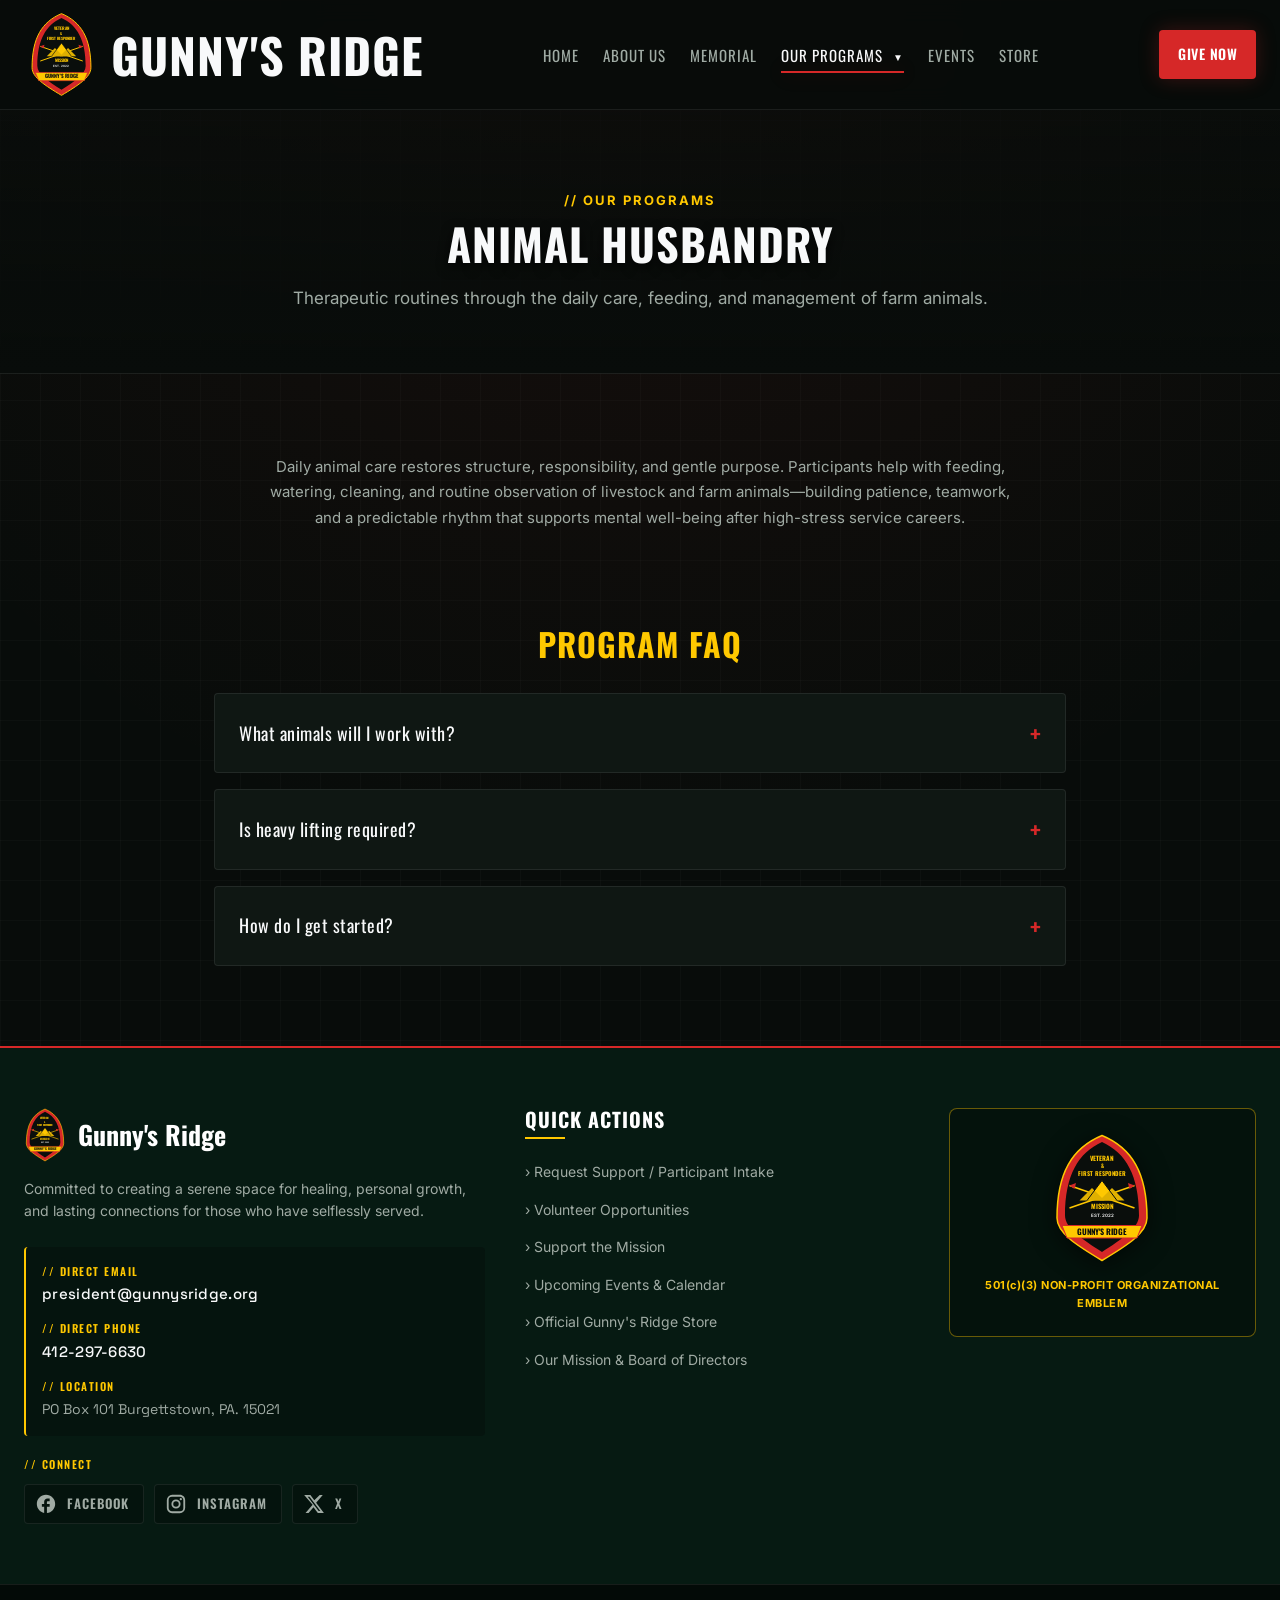
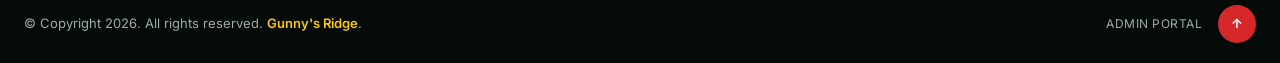
<file: programs/animal-husbandry.html>
<!DOCTYPE html>
<html lang="en">
<head>
  <meta charset="UTF-8">
  <link rel="icon" href="../favicon.svg" type="image/svg+xml">
  <meta name="viewport" content="width=device-width, initial-scale=1.0">
  <title>Animal Husbandry — Gunny's Ridge</title>
  <link rel="preconnect" href="https://fonts.googleapis.com">
  <link rel="preconnect" href="https://fonts.gstatic.com" crossorigin>
  <link href="https://fonts.googleapis.com/css2?family=Inter:wght@300;400;500;600;700&family=Oswald:wght@500;600;700&family=Space+Grotesk:wght@500;600;700&display=swap" rel="stylesheet">
  <link rel="stylesheet" href="../shared.css">
  <link rel="stylesheet" href="animal-husbandry.css">
</head>
<body class="bg-pattern" id="top">

  <svg style="display: none;">
    <symbol id="gunny-emblem" viewBox="0 0 200 260">
      <path d="M 100,5 C 160,30 190,80 190,170 C 190,200 150,225 100,255 C 50,225 10,200 10,170 C 10,80 40,30 100,5 Z" fill="#D62828" stroke="#FFC800" stroke-width="3"/>
      <path d="M 100,18 C 148,40 174,85 174,165 C 174,190 140,212 100,238 C 60,212 26,190 26,165 C 26,85 52,40 100,18 Z" fill="#0A0E0C"/>
      <text x="100" y="55" fill="#FFC800" font-family="'Oswald', sans-serif" font-size="13" font-weight="700" text-anchor="middle">VETERAN</text>
      <text x="100" y="70" fill="#FFC800" font-family="'Oswald', sans-serif" font-size="11" font-weight="700" text-anchor="middle">&amp;</text>
      <text x="100" y="85" fill="#FFC800" font-family="'Oswald', sans-serif" font-size="12" font-weight="700" text-anchor="middle">FIRST RESPONDER</text>
      <line x1="35" y1="150" x2="165" y2="105" stroke="#FFC800" stroke-width="3"/>
      <polygon points="165,105 152,100 155,112" fill="#D62828"/>
      <line x1="35" y1="105" x2="165" y2="150" stroke="#FFC800" stroke-width="3"/>
      <polygon points="35,105 48,100 45,112" fill="#D62828"/>
      <polygon points="100,95 130,135 70,135" fill="#FFC800"/>
      <polygon points="80,110 105,135 55,135" fill="#E0B000"/>
      <polygon points="120,110 145,135 95,135" fill="#E0B000"/>
      <polyline points="70,135 100,95 130,135" fill="none" stroke="#0A0E0C" stroke-width="2"/>
      <text x="100" y="152" fill="#FFC800" font-family="'Oswald', sans-serif" font-size="13" font-weight="700" text-anchor="middle">MISSION</text>
      <text x="100" y="167" fill="#FFFFFF" font-family="'Inter', sans-serif" font-size="9" font-weight="600" text-anchor="middle">EST. 2022</text>
      <path d="M 20,185 L 180,185 L 170,210 L 30,210 Z" fill="#FFC800" stroke="#D62828" stroke-width="2"/>
      <text x="100" y="203" fill="#0A0E0C" font-family="'Oswald', sans-serif" font-size="16" font-weight="700" text-anchor="middle">GUNNY'S RIDGE</text>
    </symbol>
  </svg>

  <header class="navbar">
    <div class="nav-container">
      <a href="../index.html" class="brand-logo">
        <svg class="logo-img" viewBox="0 0 200 260"><use href="#gunny-emblem"></use></svg>
        <span class="brand-title">GUNNY'S RIDGE</span>
      </a>

      <input type="checkbox" id="nav-toggle" class="nav-toggle-input">
      <label for="nav-toggle" class="nav-toggle-label" aria-label="Toggle Navigation Menu">
        <span></span>
        <span></span>
        <span></span>
      </label>

      <nav class="nav-menu">
        <ul class="nav-links">
          <li><a href="../index.html" class="nav-item">HOME</a></li>
          <li><a href="../about_us/about_us.html" class="nav-item">ABOUT US</a></li>
          <li><a href="../about_us/about_us.html#memorial" class="nav-item">MEMORIAL</a></li>
          <li class="nav-dropdown">
            <a href="programs-overview.html" class="nav-item active">OUR PROGRAMS <span class="dropdown-arrow">▼</span></a>
            <ul class="dropdown-menu">
              <li><a href="support-and-healing.html">Support and Healing</a></li>
              <li><a href="sustainable-agriculture.html">Sustainable Agriculture</a></li>
              <li><a href="wood-working.html">Wood Working</a></li>
              <li><a href="team-building.html">Team Building &amp; Leadership</a></li>
              <li><a href="k9-service.html">K9 Service Dog Program</a></li>
              <li><a href="equine-therapy.html">Equine Therapy</a></li>
              <li><a href="animal-husbandry.html">Animal Husbandry</a></li>
            </ul>
          </li>
          <li><a href="../events/events.html" class="nav-item">EVENTS</a></li>
          <li><a href="../index.html#shop" class="nav-item">STORE</a></li>
        </ul>
        <div class="nav-cta-mobile">
          <a href="../donate/donate.html#give" class="btn btn-crimson">GIVE NOW</a>
        </div>
      </nav>

      <div class="nav-cta-desktop">
        <a href="../donate/donate.html#give" class="btn btn-crimson">GIVE NOW</a>
      </div>
    </div>
  </header>

  <main>
    <section class="page-hero husbandry-hero">
      <div class="page-hero-container">
        <span class="section-badge">// OUR PROGRAMS</span>
        <h1 class="page-hero-title">ANIMAL HUSBANDRY</h1>
        <p class="page-hero-subtitle">Therapeutic routines through the daily care, feeding, and management of farm animals.</p>
      </div>
    </section>

    <section class="section-container content-body">
      <p class="narrative-text">Daily animal care restores structure, responsibility, and gentle purpose. Participants help with feeding, watering, cleaning, and routine observation of livestock and farm animals—building patience, teamwork, and a predictable rhythm that supports mental well-being after high-stress service careers.</p>
    </section>

    <section class="faq-section">
      <h2 class="faq-title">PROGRAM FAQ</h2>
      <details class="faq-item">
        <summary>What animals will I work with?</summary>
        <p>Depending on the season and facility needs, participants may assist with livestock, poultry, and other farm animals under staff guidance.</p>
      </details>
      <details class="faq-item">
        <summary>Is heavy lifting required?</summary>
        <p>Tasks vary. We match work to ability and always prioritize safety. Lighter duties are available for those who need them.</p>
      </details>
      <details class="faq-item">
        <summary>How do I get started?</summary>
        <p>Complete participant intake so we can schedule you into an upcoming workday or retreat that includes animal husbandry activities.</p>
      </details>
    </section>
  </main>

  <footer class="modern-footer">
    <div class="footer-container">
      <div class="footer-col brand-col">
        <div class="footer-logo-block">
          <svg class="footer-logo-img" viewBox="0 0 200 260"><use href="#gunny-emblem"></use></svg>
          <div class="footer-brand-title">Gunny's Ridge</div>
        </div>
        <p class="footer-mission">
          Committed to creating a serene space for healing, personal growth, and lasting connections for those who have selflessly served.
        </p>
        <div class="footer-contact-info">
          <div class="contact-item">
            <span class="contact-label">// DIRECT EMAIL</span>
            <a href="mailto:president@gunnysridge.org" class="contact-value">president@gunnysridge.org</a>
          </div>
          <div class="contact-item">
            <span class="contact-label">// DIRECT PHONE</span>
            <a href="tel:4122976630" class="contact-value">412-297-6630</a>
          </div>
          <div class="contact-item">
            <span class="contact-label">// LOCATION</span>
            <span class="contact-value-static">PO Box 101 Burgettstown, PA. 15021</span>
          </div>
        </div>

        <div class="footer-social">
          <span class="contact-label">// CONNECT</span>
          <ul class="social-links">
            <li>
              <a href="https://www.facebook.com/profile.php?id=100088198623517"
                 class="social-link"
                 target="_blank"
                 rel="noopener noreferrer"
                 aria-label="Gunny's Ridge on Facebook">
                <svg viewBox="0 0 24 24" aria-hidden="true" focusable="false">
                  <path d="M22 12c0-5.52-4.48-10-10-10S2 6.48 2 12c0 4.84 3.44 8.87 8 9.8V15H7.5v-3H10v-2.5C10 7.57 11.57 6 13.5 6H16v3h-2c-.55 0-1 .45-1 1V12h3v3h-3v6.95c5.05-.5 9-4.76 9-9.95z"/>
                </svg>
                <span class="social-link-label">Facebook</span>
              </a>
            </li>
            <li>
              <a href="#"
                 class="social-link"
                 aria-label="Gunny's Ridge on Instagram — coming soon"
                 title="Instagram coming soon">
                <svg viewBox="0 0 24 24" aria-hidden="true" focusable="false">
                  <path d="M7.8 2h8.4C19.4 2 22 4.6 22 7.8v8.4a5.8 5.8 0 0 1-5.8 5.8H7.8C4.6 22 2 19.4 2 16.2V7.8A5.8 5.8 0 0 1 7.8 2m-.2 2A3.6 3.6 0 0 0 4 7.6v8.8C4 18.39 5.61 20 7.6 20h8.8a3.6 3.6 0 0 0 3.6-3.6V7.6C20 5.61 18.39 4 16.4 4H7.6m9.65 1.5a1.25 1.25 0 0 1 1.25 1.25A1.25 1.25 0 0 1 17.25 8 1.25 1.25 0 0 1 16 6.75a1.25 1.25 0 0 1 1.25-1.25M12 7a5 5 0 0 1 5 5 5 5 0 0 1-5 5 5 5 0 0 1-5-5 5 5 0 0 1 5-5m0 2a3 3 0 0 0-3 3 3 3 0 0 0 3 3 3 3 0 0 0 3-3 3 3 0 0 0-3-3z"/>
                </svg>
                <span class="social-link-label">Instagram</span>
              </a>
            </li>
            <li>
              <a href="#"
                 class="social-link"
                 aria-label="Gunny's Ridge on X — coming soon"
                 title="X coming soon">
                <svg viewBox="0 0 24 24" aria-hidden="true" focusable="false">
                  <path d="M18.244 2.25h3.308l-7.227 8.26 8.502 11.24H16.17l-4.714-6.231-5.401 6.231H2.743l7.727-8.829L1.254 2.25H8.08l4.253 5.622L18.244 2.25zm-1.161 17.52h1.833L7.084 4.126H5.117L17.083 19.77z"/>
                </svg>
                <span class="social-link-label">X</span>
              </a>
            </li>
          </ul>
        </div>
      </div>

      <div class="footer-col nav-col">
        <h3 class="footer-heading">Quick Actions</h3>
        <ul class="footer-links">
          <li><a href="../index.html#intake">› Request Support / Participant Intake</a></li>
          <li><a href="../index.html#volunteer">› Volunteer Opportunities</a></li>
          <li><a href="../donate/donate.html#give">› Support the Mission</a></li>
          <li><a href="../events/events.html">› Upcoming Events &amp; Calendar</a></li>
          <li><a href="../index.html#shop">› Official Gunny's Ridge Store</a></li>
          <li><a href="../about_us/about_us.html">› Our Mission &amp; Board of Directors</a></li>
        </ul>
      </div>

      <div class="footer-col crest-col">
        <div class="crest-card">
          <svg class="crest-img" viewBox="0 0 200 260"><use href="#gunny-emblem"></use></svg>
          <div class="crest-tag">501(c)(3) NON-PROFIT ORGANIZATIONAL EMBLEM</div>
        </div>
      </div>
    </div>

    <div class="footer-bottom">
      <div class="bottom-container">
        <p>© Copyright 2026. All rights reserved. <span class="highlight-text">Gunny's Ridge</span>.</p>
        <div class="footer-bottom-actions">
          <a href="#admin" class="admin-link">Admin Portal</a>
          <a href="#top" class="back-to-top" aria-label="Back to Top">
            <span>↑</span>
          </a>
        </div>
      </div>
    </div>
  </footer>

</body>
</html>
</file>
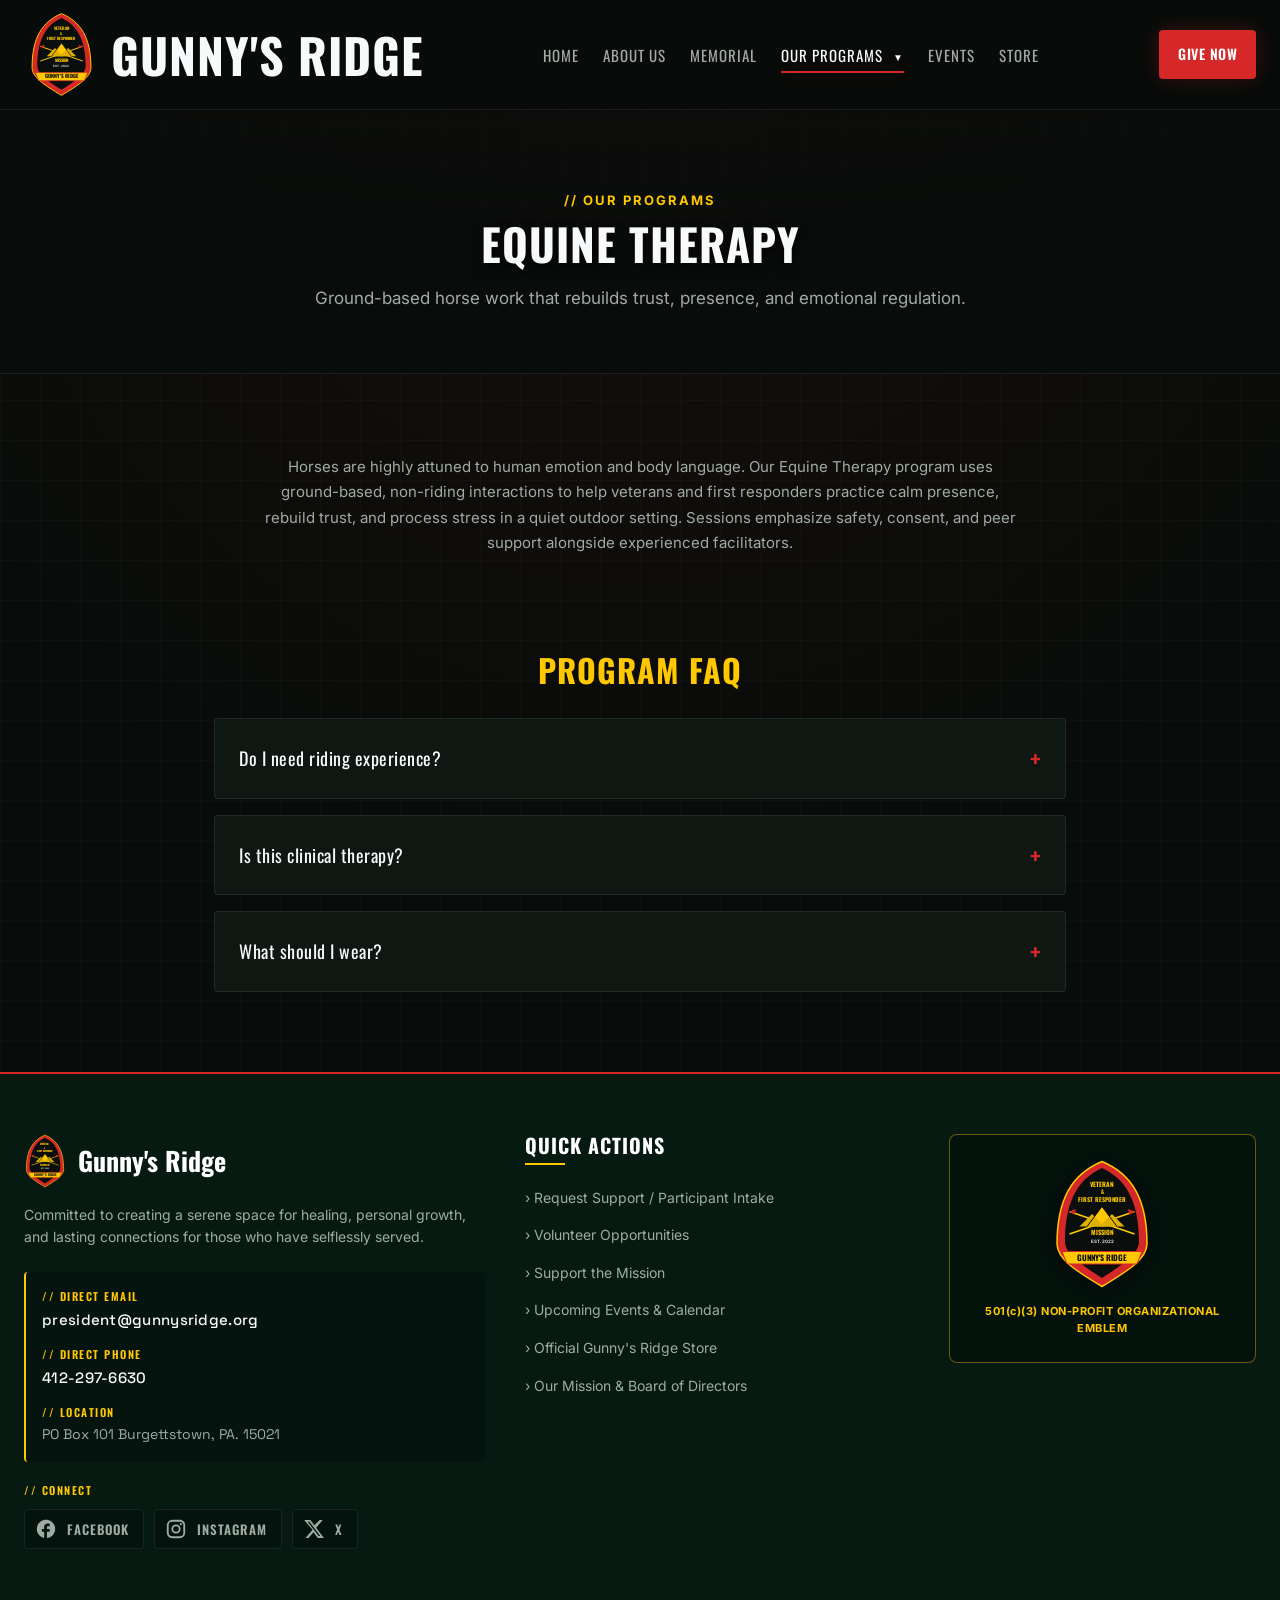
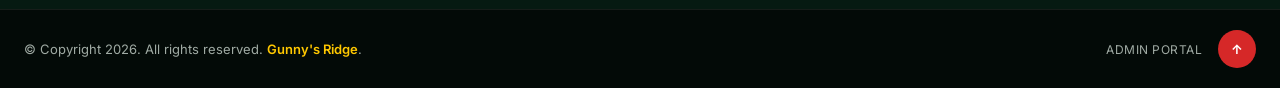
<file: programs/equine-therapy.html>
<!DOCTYPE html>
<html lang="en">
<head>
  <meta charset="UTF-8">
  <link rel="icon" href="../favicon.svg" type="image/svg+xml">
  <meta name="viewport" content="width=device-width, initial-scale=1.0">
  <title>Equine Therapy — Gunny's Ridge</title>
  <link rel="preconnect" href="https://fonts.googleapis.com">
  <link rel="preconnect" href="https://fonts.gstatic.com" crossorigin>
  <link href="https://fonts.googleapis.com/css2?family=Inter:wght@300;400;500;600;700&family=Oswald:wght@500;600;700&family=Space+Grotesk:wght@500;600;700&display=swap" rel="stylesheet">
  <link rel="stylesheet" href="../shared.css">
  <link rel="stylesheet" href="equine-therapy.css">
</head>
<body class="bg-pattern" id="top">

  <svg style="display: none;">
    <symbol id="gunny-emblem" viewBox="0 0 200 260">
      <path d="M 100,5 C 160,30 190,80 190,170 C 190,200 150,225 100,255 C 50,225 10,200 10,170 C 10,80 40,30 100,5 Z" fill="#D62828" stroke="#FFC800" stroke-width="3"/>
      <path d="M 100,18 C 148,40 174,85 174,165 C 174,190 140,212 100,238 C 60,212 26,190 26,165 C 26,85 52,40 100,18 Z" fill="#0A0E0C"/>
      <text x="100" y="55" fill="#FFC800" font-family="'Oswald', sans-serif" font-size="13" font-weight="700" text-anchor="middle">VETERAN</text>
      <text x="100" y="70" fill="#FFC800" font-family="'Oswald', sans-serif" font-size="11" font-weight="700" text-anchor="middle">&amp;</text>
      <text x="100" y="85" fill="#FFC800" font-family="'Oswald', sans-serif" font-size="12" font-weight="700" text-anchor="middle">FIRST RESPONDER</text>
      <line x1="35" y1="150" x2="165" y2="105" stroke="#FFC800" stroke-width="3"/>
      <polygon points="165,105 152,100 155,112" fill="#D62828"/>
      <line x1="35" y1="105" x2="165" y2="150" stroke="#FFC800" stroke-width="3"/>
      <polygon points="35,105 48,100 45,112" fill="#D62828"/>
      <polygon points="100,95 130,135 70,135" fill="#FFC800"/>
      <polygon points="80,110 105,135 55,135" fill="#E0B000"/>
      <polygon points="120,110 145,135 95,135" fill="#E0B000"/>
      <polyline points="70,135 100,95 130,135" fill="none" stroke="#0A0E0C" stroke-width="2"/>
      <text x="100" y="152" fill="#FFC800" font-family="'Oswald', sans-serif" font-size="13" font-weight="700" text-anchor="middle">MISSION</text>
      <text x="100" y="167" fill="#FFFFFF" font-family="'Inter', sans-serif" font-size="9" font-weight="600" text-anchor="middle">EST. 2022</text>
      <path d="M 20,185 L 180,185 L 170,210 L 30,210 Z" fill="#FFC800" stroke="#D62828" stroke-width="2"/>
      <text x="100" y="203" fill="#0A0E0C" font-family="'Oswald', sans-serif" font-size="16" font-weight="700" text-anchor="middle">GUNNY'S RIDGE</text>
    </symbol>
  </svg>

  <header class="navbar">
    <div class="nav-container">
      <a href="../index.html" class="brand-logo">
        <svg class="logo-img" viewBox="0 0 200 260"><use href="#gunny-emblem"></use></svg>
        <span class="brand-title">GUNNY'S RIDGE</span>
      </a>

      <input type="checkbox" id="nav-toggle" class="nav-toggle-input">
      <label for="nav-toggle" class="nav-toggle-label" aria-label="Toggle Navigation Menu">
        <span></span>
        <span></span>
        <span></span>
      </label>

      <nav class="nav-menu">
        <ul class="nav-links">
          <li><a href="../index.html" class="nav-item">HOME</a></li>
          <li><a href="../about_us/about_us.html" class="nav-item">ABOUT US</a></li>
          <li><a href="../about_us/about_us.html#memorial" class="nav-item">MEMORIAL</a></li>
          <li class="nav-dropdown">
            <a href="programs-overview.html" class="nav-item active">OUR PROGRAMS <span class="dropdown-arrow">▼</span></a>
            <ul class="dropdown-menu">
              <li><a href="support-and-healing.html">Support and Healing</a></li>
              <li><a href="sustainable-agriculture.html">Sustainable Agriculture</a></li>
              <li><a href="wood-working.html">Wood Working</a></li>
              <li><a href="team-building.html">Team Building &amp; Leadership</a></li>
              <li><a href="k9-service.html">K9 Service Dog Program</a></li>
              <li><a href="equine-therapy.html">Equine Therapy</a></li>
              <li><a href="animal-husbandry.html">Animal Husbandry</a></li>
            </ul>
          </li>
          <li><a href="../events/events.html" class="nav-item">EVENTS</a></li>
          <li><a href="../index.html#shop" class="nav-item">STORE</a></li>
        </ul>
        <div class="nav-cta-mobile">
          <a href="../donate/donate.html#give" class="btn btn-crimson">GIVE NOW</a>
        </div>
      </nav>

      <div class="nav-cta-desktop">
        <a href="../donate/donate.html#give" class="btn btn-crimson">GIVE NOW</a>
      </div>
    </div>
  </header>

  <main>
    <section class="page-hero equine-hero">
      <div class="page-hero-container">
        <span class="section-badge">// OUR PROGRAMS</span>
        <h1 class="page-hero-title">EQUINE THERAPY</h1>
        <p class="page-hero-subtitle">Ground-based horse work that rebuilds trust, presence, and emotional regulation.</p>
      </div>
    </section>

    <section class="section-container content-body">
      <p class="narrative-text">Horses are highly attuned to human emotion and body language. Our Equine Therapy program uses ground-based, non-riding interactions to help veterans and first responders practice calm presence, rebuild trust, and process stress in a quiet outdoor setting. Sessions emphasize safety, consent, and peer support alongside experienced facilitators.</p>
    </section>

    <section class="faq-section">
      <h2 class="faq-title">PROGRAM FAQ</h2>
      <details class="faq-item">
        <summary>Do I need riding experience?</summary>
        <p>No. Most sessions are ground-based and focus on observation, grooming, leading, and relational exercises rather than riding.</p>
      </details>
      <details class="faq-item">
        <summary>Is this clinical therapy?</summary>
        <p>Sessions are peer-supported therapeutic activities, not a substitute for licensed clinical care. We can help connect participants to professional resources when needed.</p>
      </details>
      <details class="faq-item">
        <summary>What should I wear?</summary>
        <p>Closed-toe boots or sturdy shoes, long pants, and weather-appropriate layers. Avoid strong fragrances around the animals.</p>
      </details>
    </section>
  </main>

  <footer class="modern-footer">
    <div class="footer-container">
      <div class="footer-col brand-col">
        <div class="footer-logo-block">
          <svg class="footer-logo-img" viewBox="0 0 200 260"><use href="#gunny-emblem"></use></svg>
          <div class="footer-brand-title">Gunny's Ridge</div>
        </div>
        <p class="footer-mission">
          Committed to creating a serene space for healing, personal growth, and lasting connections for those who have selflessly served.
        </p>
        <div class="footer-contact-info">
          <div class="contact-item">
            <span class="contact-label">// DIRECT EMAIL</span>
            <a href="mailto:president@gunnysridge.org" class="contact-value">president@gunnysridge.org</a>
          </div>
          <div class="contact-item">
            <span class="contact-label">// DIRECT PHONE</span>
            <a href="tel:4122976630" class="contact-value">412-297-6630</a>
          </div>
          <div class="contact-item">
            <span class="contact-label">// LOCATION</span>
            <span class="contact-value-static">PO Box 101 Burgettstown, PA. 15021</span>
          </div>
        </div>

        <div class="footer-social">
          <span class="contact-label">// CONNECT</span>
          <ul class="social-links">
            <li>
              <a href="https://www.facebook.com/profile.php?id=100088198623517"
                 class="social-link"
                 target="_blank"
                 rel="noopener noreferrer"
                 aria-label="Gunny's Ridge on Facebook">
                <svg viewBox="0 0 24 24" aria-hidden="true" focusable="false">
                  <path d="M22 12c0-5.52-4.48-10-10-10S2 6.48 2 12c0 4.84 3.44 8.87 8 9.8V15H7.5v-3H10v-2.5C10 7.57 11.57 6 13.5 6H16v3h-2c-.55 0-1 .45-1 1V12h3v3h-3v6.95c5.05-.5 9-4.76 9-9.95z"/>
                </svg>
                <span class="social-link-label">Facebook</span>
              </a>
            </li>
            <li>
              <a href="#"
                 class="social-link"
                 aria-label="Gunny's Ridge on Instagram — coming soon"
                 title="Instagram coming soon">
                <svg viewBox="0 0 24 24" aria-hidden="true" focusable="false">
                  <path d="M7.8 2h8.4C19.4 2 22 4.6 22 7.8v8.4a5.8 5.8 0 0 1-5.8 5.8H7.8C4.6 22 2 19.4 2 16.2V7.8A5.8 5.8 0 0 1 7.8 2m-.2 2A3.6 3.6 0 0 0 4 7.6v8.8C4 18.39 5.61 20 7.6 20h8.8a3.6 3.6 0 0 0 3.6-3.6V7.6C20 5.61 18.39 4 16.4 4H7.6m9.65 1.5a1.25 1.25 0 0 1 1.25 1.25A1.25 1.25 0 0 1 17.25 8 1.25 1.25 0 0 1 16 6.75a1.25 1.25 0 0 1 1.25-1.25M12 7a5 5 0 0 1 5 5 5 5 0 0 1-5 5 5 5 0 0 1-5-5 5 5 0 0 1 5-5m0 2a3 3 0 0 0-3 3 3 3 0 0 0 3 3 3 3 0 0 0 3-3 3 3 0 0 0-3-3z"/>
                </svg>
                <span class="social-link-label">Instagram</span>
              </a>
            </li>
            <li>
              <a href="#"
                 class="social-link"
                 aria-label="Gunny's Ridge on X — coming soon"
                 title="X coming soon">
                <svg viewBox="0 0 24 24" aria-hidden="true" focusable="false">
                  <path d="M18.244 2.25h3.308l-7.227 8.26 8.502 11.24H16.17l-4.714-6.231-5.401 6.231H2.743l7.727-8.829L1.254 2.25H8.08l4.253 5.622L18.244 2.25zm-1.161 17.52h1.833L7.084 4.126H5.117L17.083 19.77z"/>
                </svg>
                <span class="social-link-label">X</span>
              </a>
            </li>
          </ul>
        </div>
      </div>

      <div class="footer-col nav-col">
        <h3 class="footer-heading">Quick Actions</h3>
        <ul class="footer-links">
          <li><a href="../index.html#intake">› Request Support / Participant Intake</a></li>
          <li><a href="../index.html#volunteer">› Volunteer Opportunities</a></li>
          <li><a href="../donate/donate.html#give">› Support the Mission</a></li>
          <li><a href="../events/events.html">› Upcoming Events &amp; Calendar</a></li>
          <li><a href="../index.html#shop">› Official Gunny's Ridge Store</a></li>
          <li><a href="../about_us/about_us.html">› Our Mission &amp; Board of Directors</a></li>
        </ul>
      </div>

      <div class="footer-col crest-col">
        <div class="crest-card">
          <svg class="crest-img" viewBox="0 0 200 260"><use href="#gunny-emblem"></use></svg>
          <div class="crest-tag">501(c)(3) NON-PROFIT ORGANIZATIONAL EMBLEM</div>
        </div>
      </div>
    </div>

    <div class="footer-bottom">
      <div class="bottom-container">
        <p>© Copyright 2026. All rights reserved. <span class="highlight-text">Gunny's Ridge</span>.</p>
        <div class="footer-bottom-actions">
          <a href="#admin" class="admin-link">Admin Portal</a>
          <a href="#top" class="back-to-top" aria-label="Back to Top">
            <span>↑</span>
          </a>
        </div>
      </div>
    </div>
  </footer>

</body>
</html>
</file>
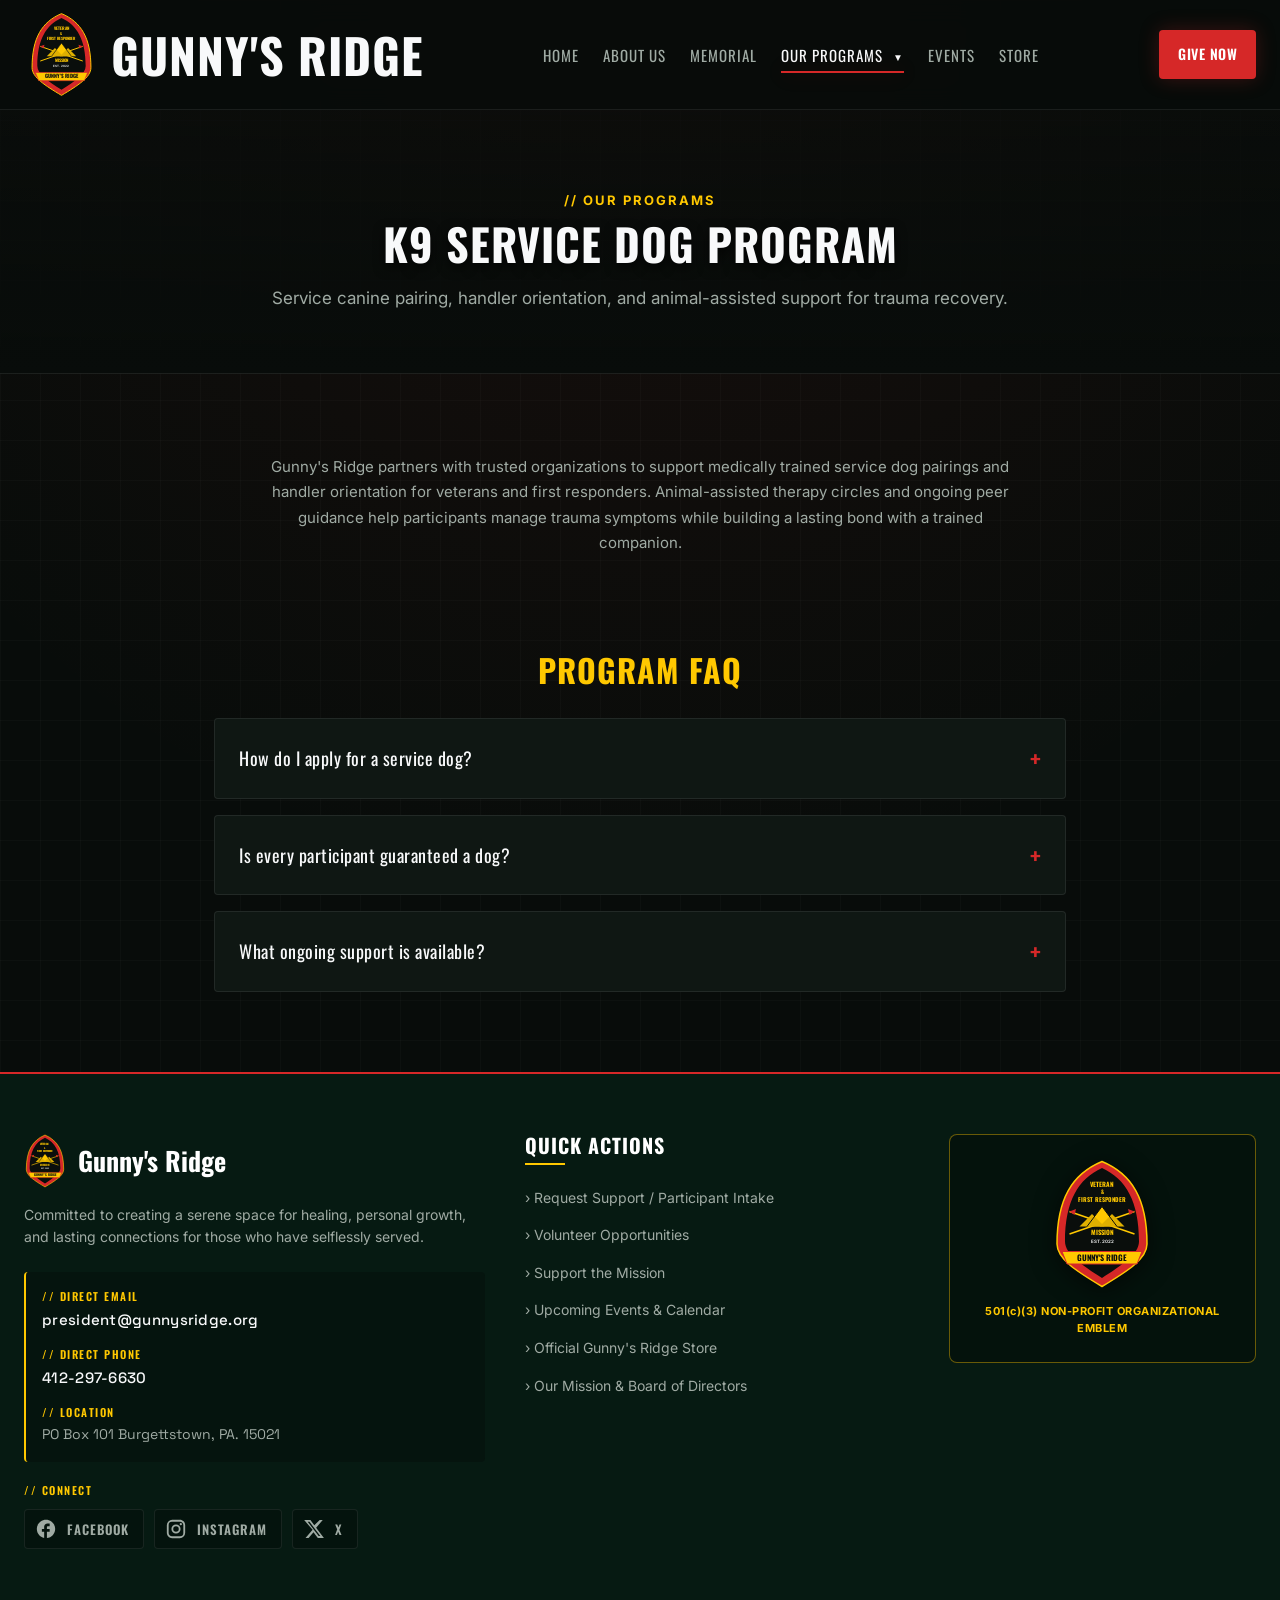
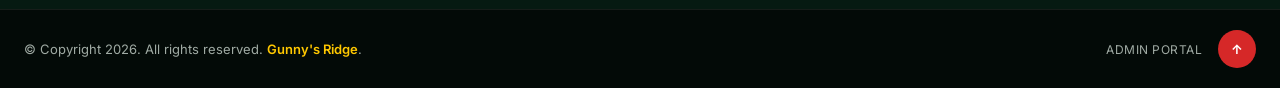
<file: programs/k9-service.html>
<!DOCTYPE html>
<html lang="en">
<head>
  <meta charset="UTF-8">
  <link rel="icon" href="../favicon.svg" type="image/svg+xml">
  <meta name="viewport" content="width=device-width, initial-scale=1.0">
  <title>K9 Service Dog Program — Gunny's Ridge</title>
  <link rel="preconnect" href="https://fonts.googleapis.com">
  <link rel="preconnect" href="https://fonts.gstatic.com" crossorigin>
  <link href="https://fonts.googleapis.com/css2?family=Inter:wght@300;400;500;600;700&family=Oswald:wght@500;600;700&family=Space+Grotesk:wght@500;600;700&display=swap" rel="stylesheet">
  <link rel="stylesheet" href="../shared.css">
  <link rel="stylesheet" href="k9-service.css">
</head>
<body class="bg-pattern" id="top">

  <svg style="display: none;">
    <symbol id="gunny-emblem" viewBox="0 0 200 260">
      <path d="M 100,5 C 160,30 190,80 190,170 C 190,200 150,225 100,255 C 50,225 10,200 10,170 C 10,80 40,30 100,5 Z" fill="#D62828" stroke="#FFC800" stroke-width="3"/>
      <path d="M 100,18 C 148,40 174,85 174,165 C 174,190 140,212 100,238 C 60,212 26,190 26,165 C 26,85 52,40 100,18 Z" fill="#0A0E0C"/>
      <text x="100" y="55" fill="#FFC800" font-family="'Oswald', sans-serif" font-size="13" font-weight="700" text-anchor="middle">VETERAN</text>
      <text x="100" y="70" fill="#FFC800" font-family="'Oswald', sans-serif" font-size="11" font-weight="700" text-anchor="middle">&amp;</text>
      <text x="100" y="85" fill="#FFC800" font-family="'Oswald', sans-serif" font-size="12" font-weight="700" text-anchor="middle">FIRST RESPONDER</text>
      <line x1="35" y1="150" x2="165" y2="105" stroke="#FFC800" stroke-width="3"/>
      <polygon points="165,105 152,100 155,112" fill="#D62828"/>
      <line x1="35" y1="105" x2="165" y2="150" stroke="#FFC800" stroke-width="3"/>
      <polygon points="35,105 48,100 45,112" fill="#D62828"/>
      <polygon points="100,95 130,135 70,135" fill="#FFC800"/>
      <polygon points="80,110 105,135 55,135" fill="#E0B000"/>
      <polygon points="120,110 145,135 95,135" fill="#E0B000"/>
      <polyline points="70,135 100,95 130,135" fill="none" stroke="#0A0E0C" stroke-width="2"/>
      <text x="100" y="152" fill="#FFC800" font-family="'Oswald', sans-serif" font-size="13" font-weight="700" text-anchor="middle">MISSION</text>
      <text x="100" y="167" fill="#FFFFFF" font-family="'Inter', sans-serif" font-size="9" font-weight="600" text-anchor="middle">EST. 2022</text>
      <path d="M 20,185 L 180,185 L 170,210 L 30,210 Z" fill="#FFC800" stroke="#D62828" stroke-width="2"/>
      <text x="100" y="203" fill="#0A0E0C" font-family="'Oswald', sans-serif" font-size="16" font-weight="700" text-anchor="middle">GUNNY'S RIDGE</text>
    </symbol>
  </svg>

  <header class="navbar">
    <div class="nav-container">
      <a href="../index.html" class="brand-logo">
        <svg class="logo-img" viewBox="0 0 200 260"><use href="#gunny-emblem"></use></svg>
        <span class="brand-title">GUNNY'S RIDGE</span>
      </a>

      <input type="checkbox" id="nav-toggle" class="nav-toggle-input">
      <label for="nav-toggle" class="nav-toggle-label" aria-label="Toggle Navigation Menu">
        <span></span>
        <span></span>
        <span></span>
      </label>

      <nav class="nav-menu">
        <ul class="nav-links">
          <li><a href="../index.html" class="nav-item">HOME</a></li>
          <li><a href="../about_us/about_us.html" class="nav-item">ABOUT US</a></li>
          <li><a href="../about_us/about_us.html#memorial" class="nav-item">MEMORIAL</a></li>
          <li class="nav-dropdown">
            <a href="programs-overview.html" class="nav-item active">OUR PROGRAMS <span class="dropdown-arrow">▼</span></a>
            <ul class="dropdown-menu">
              <li><a href="support-and-healing.html">Support and Healing</a></li>
              <li><a href="sustainable-agriculture.html">Sustainable Agriculture</a></li>
              <li><a href="wood-working.html">Wood Working</a></li>
              <li><a href="team-building.html">Team Building &amp; Leadership</a></li>
              <li><a href="k9-service.html">K9 Service Dog Program</a></li>
              <li><a href="equine-therapy.html">Equine Therapy</a></li>
              <li><a href="animal-husbandry.html">Animal Husbandry</a></li>
            </ul>
          </li>
          <li><a href="../events/events.html" class="nav-item">EVENTS</a></li>
          <li><a href="../index.html#shop" class="nav-item">STORE</a></li>
        </ul>
        <div class="nav-cta-mobile">
          <a href="../donate/donate.html#give" class="btn btn-crimson">GIVE NOW</a>
        </div>
      </nav>

      <div class="nav-cta-desktop">
        <a href="../donate/donate.html#give" class="btn btn-crimson">GIVE NOW</a>
      </div>
    </div>
  </header>

  <main>
    <section class="page-hero k9-hero">
      <div class="page-hero-container">
        <span class="section-badge">// OUR PROGRAMS</span>
        <h1 class="page-hero-title">K9 SERVICE DOG PROGRAM</h1>
        <p class="page-hero-subtitle">Service canine pairing, handler orientation, and animal-assisted support for trauma recovery.</p>
      </div>
    </section>

    <section class="section-container content-body">
      <p class="narrative-text">Gunny's Ridge partners with trusted organizations to support medically trained service dog pairings and handler orientation for veterans and first responders. Animal-assisted therapy circles and ongoing peer guidance help participants manage trauma symptoms while building a lasting bond with a trained companion.</p>
    </section>

    <section class="faq-section">
      <h2 class="faq-title">PROGRAM FAQ</h2>
      <details class="faq-item">
        <summary>How do I apply for a service dog?</summary>
        <p>Complete our intake process and we will connect you with partner organizations that evaluate eligibility, train dogs, and support the matching process.</p>
      </details>
      <details class="faq-item">
        <summary>Is every participant guaranteed a dog?</summary>
        <p>No. Pairings depend on clinical need, readiness, partner capacity, and successful handler orientation. We guide you through each step transparently.</p>
      </details>
      <details class="faq-item">
        <summary>What ongoing support is available?</summary>
        <p>Handler education, peer check-ins, and referrals for veterinary and training resources help sustain a healthy working relationship with your K9 partner.</p>
      </details>
    </section>
  </main>

  <footer class="modern-footer">
    <div class="footer-container">
      <div class="footer-col brand-col">
        <div class="footer-logo-block">
          <svg class="footer-logo-img" viewBox="0 0 200 260"><use href="#gunny-emblem"></use></svg>
          <div class="footer-brand-title">Gunny's Ridge</div>
        </div>
        <p class="footer-mission">
          Committed to creating a serene space for healing, personal growth, and lasting connections for those who have selflessly served.
        </p>
        <div class="footer-contact-info">
          <div class="contact-item">
            <span class="contact-label">// DIRECT EMAIL</span>
            <a href="mailto:president@gunnysridge.org" class="contact-value">president@gunnysridge.org</a>
          </div>
          <div class="contact-item">
            <span class="contact-label">// DIRECT PHONE</span>
            <a href="tel:4122976630" class="contact-value">412-297-6630</a>
          </div>
          <div class="contact-item">
            <span class="contact-label">// LOCATION</span>
            <span class="contact-value-static">PO Box 101 Burgettstown, PA. 15021</span>
          </div>
        </div>

        <div class="footer-social">
          <span class="contact-label">// CONNECT</span>
          <ul class="social-links">
            <li>
              <a href="https://www.facebook.com/profile.php?id=100088198623517"
                 class="social-link"
                 target="_blank"
                 rel="noopener noreferrer"
                 aria-label="Gunny's Ridge on Facebook">
                <svg viewBox="0 0 24 24" aria-hidden="true" focusable="false">
                  <path d="M22 12c0-5.52-4.48-10-10-10S2 6.48 2 12c0 4.84 3.44 8.87 8 9.8V15H7.5v-3H10v-2.5C10 7.57 11.57 6 13.5 6H16v3h-2c-.55 0-1 .45-1 1V12h3v3h-3v6.95c5.05-.5 9-4.76 9-9.95z"/>
                </svg>
                <span class="social-link-label">Facebook</span>
              </a>
            </li>
            <li>
              <a href="#"
                 class="social-link"
                 aria-label="Gunny's Ridge on Instagram — coming soon"
                 title="Instagram coming soon">
                <svg viewBox="0 0 24 24" aria-hidden="true" focusable="false">
                  <path d="M7.8 2h8.4C19.4 2 22 4.6 22 7.8v8.4a5.8 5.8 0 0 1-5.8 5.8H7.8C4.6 22 2 19.4 2 16.2V7.8A5.8 5.8 0 0 1 7.8 2m-.2 2A3.6 3.6 0 0 0 4 7.6v8.8C4 18.39 5.61 20 7.6 20h8.8a3.6 3.6 0 0 0 3.6-3.6V7.6C20 5.61 18.39 4 16.4 4H7.6m9.65 1.5a1.25 1.25 0 0 1 1.25 1.25A1.25 1.25 0 0 1 17.25 8 1.25 1.25 0 0 1 16 6.75a1.25 1.25 0 0 1 1.25-1.25M12 7a5 5 0 0 1 5 5 5 5 0 0 1-5 5 5 5 0 0 1-5-5 5 5 0 0 1 5-5m0 2a3 3 0 0 0-3 3 3 3 0 0 0 3 3 3 3 0 0 0 3-3 3 3 0 0 0-3-3z"/>
                </svg>
                <span class="social-link-label">Instagram</span>
              </a>
            </li>
            <li>
              <a href="#"
                 class="social-link"
                 aria-label="Gunny's Ridge on X — coming soon"
                 title="X coming soon">
                <svg viewBox="0 0 24 24" aria-hidden="true" focusable="false">
                  <path d="M18.244 2.25h3.308l-7.227 8.26 8.502 11.24H16.17l-4.714-6.231-5.401 6.231H2.743l7.727-8.829L1.254 2.25H8.08l4.253 5.622L18.244 2.25zm-1.161 17.52h1.833L7.084 4.126H5.117L17.083 19.77z"/>
                </svg>
                <span class="social-link-label">X</span>
              </a>
            </li>
          </ul>
        </div>
      </div>

      <div class="footer-col nav-col">
        <h3 class="footer-heading">Quick Actions</h3>
        <ul class="footer-links">
          <li><a href="../index.html#intake">› Request Support / Participant Intake</a></li>
          <li><a href="../index.html#volunteer">› Volunteer Opportunities</a></li>
          <li><a href="../donate/donate.html#give">› Support the Mission</a></li>
          <li><a href="../events/events.html">› Upcoming Events &amp; Calendar</a></li>
          <li><a href="../index.html#shop">› Official Gunny's Ridge Store</a></li>
          <li><a href="../about_us/about_us.html">› Our Mission &amp; Board of Directors</a></li>
        </ul>
      </div>

      <div class="footer-col crest-col">
        <div class="crest-card">
          <svg class="crest-img" viewBox="0 0 200 260"><use href="#gunny-emblem"></use></svg>
          <div class="crest-tag">501(c)(3) NON-PROFIT ORGANIZATIONAL EMBLEM</div>
        </div>
      </div>
    </div>

    <div class="footer-bottom">
      <div class="bottom-container">
        <p>© Copyright 2026. All rights reserved. <span class="highlight-text">Gunny's Ridge</span>.</p>
        <div class="footer-bottom-actions">
          <a href="#admin" class="admin-link">Admin Portal</a>
          <a href="#top" class="back-to-top" aria-label="Back to Top">
            <span>↑</span>
          </a>
        </div>
      </div>
    </div>
  </footer>

</body>
</html>
</file>
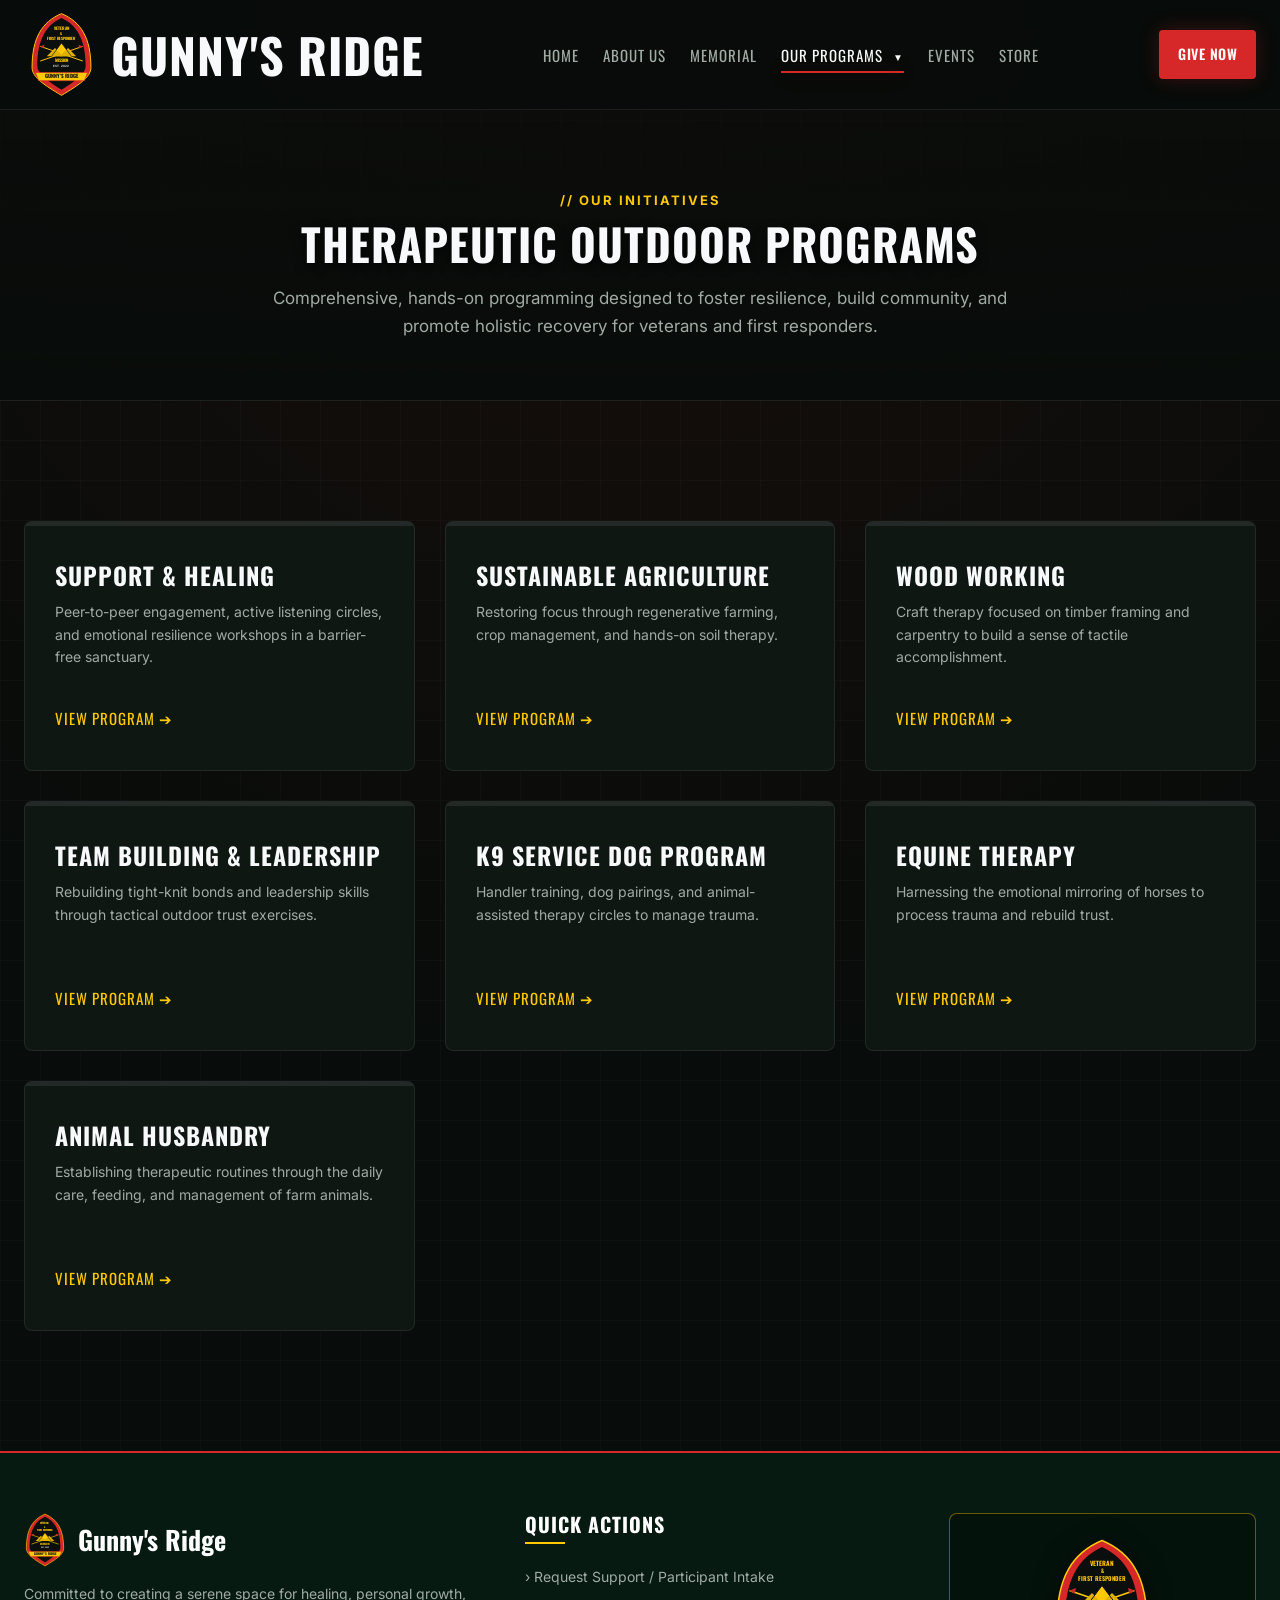
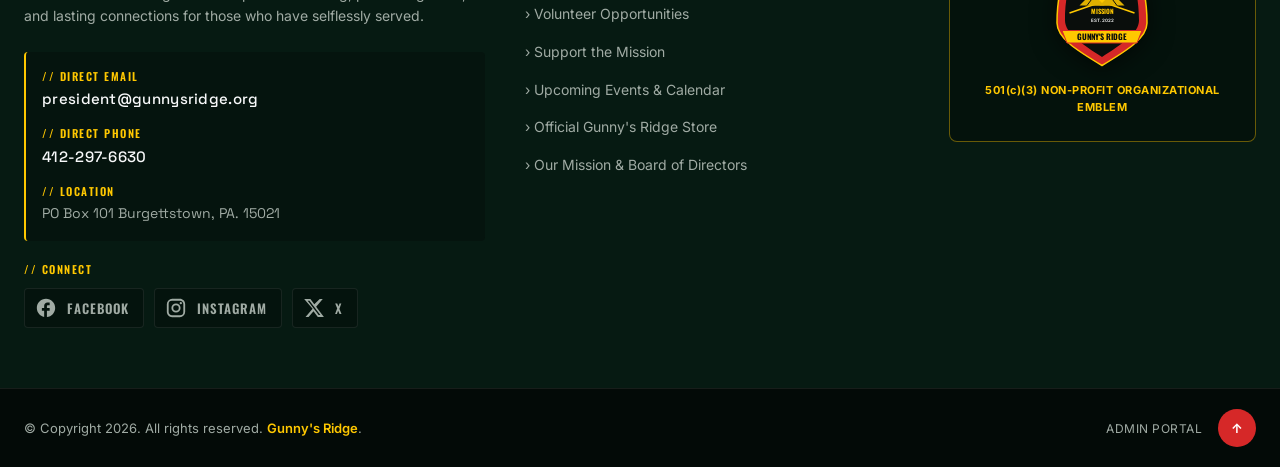
<file: programs/programs-overview.html>
<!DOCTYPE html>
<html lang="en">
<head>
  <meta charset="UTF-8">
  <link rel="icon" href="../favicon.svg" type="image/svg+xml">
  <meta name="viewport" content="width=device-width, initial-scale=1.0">
  <title>Our Programs — Gunny's Ridge</title>
  <link rel="preconnect" href="https://fonts.googleapis.com">
  <link rel="preconnect" href="https://fonts.gstatic.com" crossorigin>
  <link href="https://fonts.googleapis.com/css2?family=Inter:wght@300;400;500;600;700&family=Oswald:wght@500;600;700&family=Space+Grotesk:wght@500;600;700&display=swap" rel="stylesheet">
  <link rel="stylesheet" href="../shared.css">
  <link rel="stylesheet" href="programs-overview.css">
</head>
<body class="bg-pattern" id="top">

  <svg style="display: none;">
    <symbol id="gunny-emblem" viewBox="0 0 200 260">
      <path d="M 100,5 C 160,30 190,80 190,170 C 190,200 150,225 100,255 C 50,225 10,200 10,170 C 10,80 40,30 100,5 Z" fill="#D62828" stroke="#FFC800" stroke-width="3"/>
      <path d="M 100,18 C 148,40 174,85 174,165 C 174,190 140,212 100,238 C 60,212 26,190 26,165 C 26,85 52,40 100,18 Z" fill="#0A0E0C"/>
      <text x="100" y="55" fill="#FFC800" font-family="'Oswald', sans-serif" font-size="13" font-weight="700" text-anchor="middle">VETERAN</text>
      <text x="100" y="70" fill="#FFC800" font-family="'Oswald', sans-serif" font-size="11" font-weight="700" text-anchor="middle">&amp;</text>
      <text x="100" y="85" fill="#FFC800" font-family="'Oswald', sans-serif" font-size="12" font-weight="700" text-anchor="middle">FIRST RESPONDER</text>
      <line x1="35" y1="150" x2="165" y2="105" stroke="#FFC800" stroke-width="3"/>
      <polygon points="165,105 152,100 155,112" fill="#D62828"/>
      <line x1="35" y1="105" x2="165" y2="150" stroke="#FFC800" stroke-width="3"/>
      <polygon points="35,105 48,100 45,112" fill="#D62828"/>
      <polygon points="100,95 130,135 70,135" fill="#FFC800"/>
      <polygon points="80,110 105,135 55,135" fill="#E0B000"/>
      <polygon points="120,110 145,135 95,135" fill="#E0B000"/>
      <polyline points="70,135 100,95 130,135" fill="none" stroke="#0A0E0C" stroke-width="2"/>
      <text x="100" y="152" fill="#FFC800" font-family="'Oswald', sans-serif" font-size="13" font-weight="700" text-anchor="middle">MISSION</text>
      <text x="100" y="167" fill="#FFFFFF" font-family="'Inter', sans-serif" font-size="9" font-weight="600" text-anchor="middle">EST. 2022</text>
      <path d="M 20,185 L 180,185 L 170,210 L 30,210 Z" fill="#FFC800" stroke="#D62828" stroke-width="2"/>
      <text x="100" y="203" fill="#0A0E0C" font-family="'Oswald', sans-serif" font-size="16" font-weight="700" text-anchor="middle">GUNNY'S RIDGE</text>
    </symbol>
  </svg>

  <header class="navbar">
    <div class="nav-container">
      <a href="../index.html" class="brand-logo">
        <svg class="logo-img" viewBox="0 0 200 260"><use href="#gunny-emblem"></use></svg>
        <span class="brand-title">GUNNY'S RIDGE</span>
      </a>

      <input type="checkbox" id="nav-toggle" class="nav-toggle-input">
      <label for="nav-toggle" class="nav-toggle-label" aria-label="Toggle Navigation Menu">
        <span></span>
        <span></span>
        <span></span>
      </label>

      <nav class="nav-menu">
        <ul class="nav-links">
          <li><a href="../index.html" class="nav-item">HOME</a></li>
          <li><a href="../about_us/about_us.html" class="nav-item">ABOUT US</a></li>
          <li><a href="../about_us/about_us.html#memorial" class="nav-item">MEMORIAL</a></li>
          <li class="nav-dropdown">
            <a href="programs-overview.html" class="nav-item active">OUR PROGRAMS <span class="dropdown-arrow">▼</span></a>
            <ul class="dropdown-menu">
              <li><a href="support-and-healing.html">Support and Healing</a></li>
              <li><a href="sustainable-agriculture.html">Sustainable Agriculture</a></li>
              <li><a href="wood-working.html">Wood Working</a></li>
              <li><a href="team-building.html">Team Building &amp; Leadership</a></li>
              <li><a href="k9-service.html">K9 Service Dog Program</a></li>
              <li><a href="equine-therapy.html">Equine Therapy</a></li>
              <li><a href="animal-husbandry.html">Animal Husbandry</a></li>
            </ul>
          </li>
          <li><a href="../events/events.html" class="nav-item">EVENTS</a></li>
          <li><a href="../index.html#shop" class="nav-item">STORE</a></li>
        </ul>
        <div class="nav-cta-mobile">
          <a href="../donate/donate.html#give" class="btn btn-crimson">GIVE NOW</a>
        </div>
      </nav>

      <div class="nav-cta-desktop">
        <a href="../donate/donate.html#give" class="btn btn-crimson">GIVE NOW</a>
      </div>
    </div>
  </header>

  <main>
    <section class="page-hero overview-hero">
      <div class="page-hero-container">
        <span class="section-badge">// OUR INITIATIVES</span>
        <h1 class="page-hero-title">THERAPEUTIC OUTDOOR PROGRAMS</h1>
        <p class="page-hero-subtitle">Comprehensive, hands-on programming designed to foster resilience, build community, and promote holistic recovery for veterans and first responders.</p>
      </div>
    </section>

    <section class="section-container">
      <div class="programs-grid-master">
        <a href="support-and-healing.html" class="program-master-card card-crimson">
          <div class="card-content">
            <h2 class="card-title">Support &amp; Healing</h2>
            <p class="card-desc">Peer-to-peer engagement, active listening circles, and emotional resilience workshops in a barrier-free sanctuary.</p>
            <span class="card-link">VIEW PROGRAM ➔</span>
          </div>
        </a>
        <a href="sustainable-agriculture.html" class="program-master-card card-gold">
          <div class="card-content">
            <h2 class="card-title">Sustainable Agriculture</h2>
            <p class="card-desc">Restoring focus through regenerative farming, crop management, and hands-on soil therapy.</p>
            <span class="card-link">VIEW PROGRAM ➔</span>
          </div>
        </a>
        <a href="wood-working.html" class="program-master-card card-crimson">
          <div class="card-content">
            <h2 class="card-title">Wood Working</h2>
            <p class="card-desc">Craft therapy focused on timber framing and carpentry to build a sense of tactile accomplishment.</p>
            <span class="card-link">VIEW PROGRAM ➔</span>
          </div>
        </a>
        <a href="team-building.html" class="program-master-card card-gold">
          <div class="card-content">
            <h2 class="card-title">Team Building &amp; Leadership</h2>
            <p class="card-desc">Rebuilding tight-knit bonds and leadership skills through tactical outdoor trust exercises.</p>
            <span class="card-link">VIEW PROGRAM ➔</span>
          </div>
        </a>
        <a href="k9-service.html" class="program-master-card card-crimson">
          <div class="card-content">
            <h2 class="card-title">K9 Service Dog Program</h2>
            <p class="card-desc">Handler training, dog pairings, and animal-assisted therapy circles to manage trauma.</p>
            <span class="card-link">VIEW PROGRAM ➔</span>
          </div>
        </a>
        <a href="equine-therapy.html" class="program-master-card card-gold">
          <div class="card-content">
            <h2 class="card-title">Equine Therapy</h2>
            <p class="card-desc">Harnessing the emotional mirroring of horses to process trauma and rebuild trust.</p>
            <span class="card-link">VIEW PROGRAM ➔</span>
          </div>
        </a>
        <a href="animal-husbandry.html" class="program-master-card card-crimson">
          <div class="card-content">
            <h2 class="card-title">Animal Husbandry</h2>
            <p class="card-desc">Establishing therapeutic routines through the daily care, feeding, and management of farm animals.</p>
            <span class="card-link">VIEW PROGRAM ➔</span>
          </div>
        </a>
      </div>
    </section>
  </main>

  <footer class="modern-footer">
    <div class="footer-container">
      <div class="footer-col brand-col">
        <div class="footer-logo-block">
          <svg class="footer-logo-img" viewBox="0 0 200 260"><use href="#gunny-emblem"></use></svg>
          <div class="footer-brand-title">Gunny's Ridge</div>
        </div>
        <p class="footer-mission">
          Committed to creating a serene space for healing, personal growth, and lasting connections for those who have selflessly served.
        </p>
        <div class="footer-contact-info">
          <div class="contact-item">
            <span class="contact-label">// DIRECT EMAIL</span>
            <a href="mailto:president@gunnysridge.org" class="contact-value">president@gunnysridge.org</a>
          </div>
          <div class="contact-item">
            <span class="contact-label">// DIRECT PHONE</span>
            <a href="tel:4122976630" class="contact-value">412-297-6630</a>
          </div>
          <div class="contact-item">
            <span class="contact-label">// LOCATION</span>
            <span class="contact-value-static">PO Box 101 Burgettstown, PA. 15021</span>
          </div>
        </div>

        <div class="footer-social">
          <span class="contact-label">// CONNECT</span>
          <ul class="social-links">
            <li>
              <a href="https://www.facebook.com/profile.php?id=100088198623517"
                 class="social-link"
                 target="_blank"
                 rel="noopener noreferrer"
                 aria-label="Gunny's Ridge on Facebook">
                <svg viewBox="0 0 24 24" aria-hidden="true" focusable="false">
                  <path d="M22 12c0-5.52-4.48-10-10-10S2 6.48 2 12c0 4.84 3.44 8.87 8 9.8V15H7.5v-3H10v-2.5C10 7.57 11.57 6 13.5 6H16v3h-2c-.55 0-1 .45-1 1V12h3v3h-3v6.95c5.05-.5 9-4.76 9-9.95z"/>
                </svg>
                <span class="social-link-label">Facebook</span>
              </a>
            </li>
            <li>
              <a href="#"
                 class="social-link"
                 aria-label="Gunny's Ridge on Instagram — coming soon"
                 title="Instagram coming soon">
                <svg viewBox="0 0 24 24" aria-hidden="true" focusable="false">
                  <path d="M7.8 2h8.4C19.4 2 22 4.6 22 7.8v8.4a5.8 5.8 0 0 1-5.8 5.8H7.8C4.6 22 2 19.4 2 16.2V7.8A5.8 5.8 0 0 1 7.8 2m-.2 2A3.6 3.6 0 0 0 4 7.6v8.8C4 18.39 5.61 20 7.6 20h8.8a3.6 3.6 0 0 0 3.6-3.6V7.6C20 5.61 18.39 4 16.4 4H7.6m9.65 1.5a1.25 1.25 0 0 1 1.25 1.25A1.25 1.25 0 0 1 17.25 8 1.25 1.25 0 0 1 16 6.75a1.25 1.25 0 0 1 1.25-1.25M12 7a5 5 0 0 1 5 5 5 5 0 0 1-5 5 5 5 0 0 1-5-5 5 5 0 0 1 5-5m0 2a3 3 0 0 0-3 3 3 3 0 0 0 3 3 3 3 0 0 0 3-3 3 3 0 0 0-3-3z"/>
                </svg>
                <span class="social-link-label">Instagram</span>
              </a>
            </li>
            <li>
              <a href="#"
                 class="social-link"
                 aria-label="Gunny's Ridge on X — coming soon"
                 title="X coming soon">
                <svg viewBox="0 0 24 24" aria-hidden="true" focusable="false">
                  <path d="M18.244 2.25h3.308l-7.227 8.26 8.502 11.24H16.17l-4.714-6.231-5.401 6.231H2.743l7.727-8.829L1.254 2.25H8.08l4.253 5.622L18.244 2.25zm-1.161 17.52h1.833L7.084 4.126H5.117L17.083 19.77z"/>
                </svg>
                <span class="social-link-label">X</span>
              </a>
            </li>
          </ul>
        </div>
      </div>

      <div class="footer-col nav-col">
        <h3 class="footer-heading">Quick Actions</h3>
        <ul class="footer-links">
          <li><a href="../index.html#intake">› Request Support / Participant Intake</a></li>
          <li><a href="../index.html#volunteer">› Volunteer Opportunities</a></li>
          <li><a href="../donate/donate.html#give">› Support the Mission</a></li>
          <li><a href="../events/events.html">› Upcoming Events &amp; Calendar</a></li>
          <li><a href="../index.html#shop">› Official Gunny's Ridge Store</a></li>
          <li><a href="../about_us/about_us.html">› Our Mission &amp; Board of Directors</a></li>
        </ul>
      </div>

      <div class="footer-col crest-col">
        <div class="crest-card">
          <svg class="crest-img" viewBox="0 0 200 260"><use href="#gunny-emblem"></use></svg>
          <div class="crest-tag">501(c)(3) NON-PROFIT ORGANIZATIONAL EMBLEM</div>
        </div>
      </div>
    </div>

    <div class="footer-bottom">
      <div class="bottom-container">
        <p>© Copyright 2026. All rights reserved. <span class="highlight-text">Gunny's Ridge</span>.</p>
        <div class="footer-bottom-actions">
          <a href="#admin" class="admin-link">Admin Portal</a>
          <a href="#top" class="back-to-top" aria-label="Back to Top">
            <span>↑</span>
          </a>
        </div>
      </div>
    </div>
  </footer>

</body>
</html>
</file>
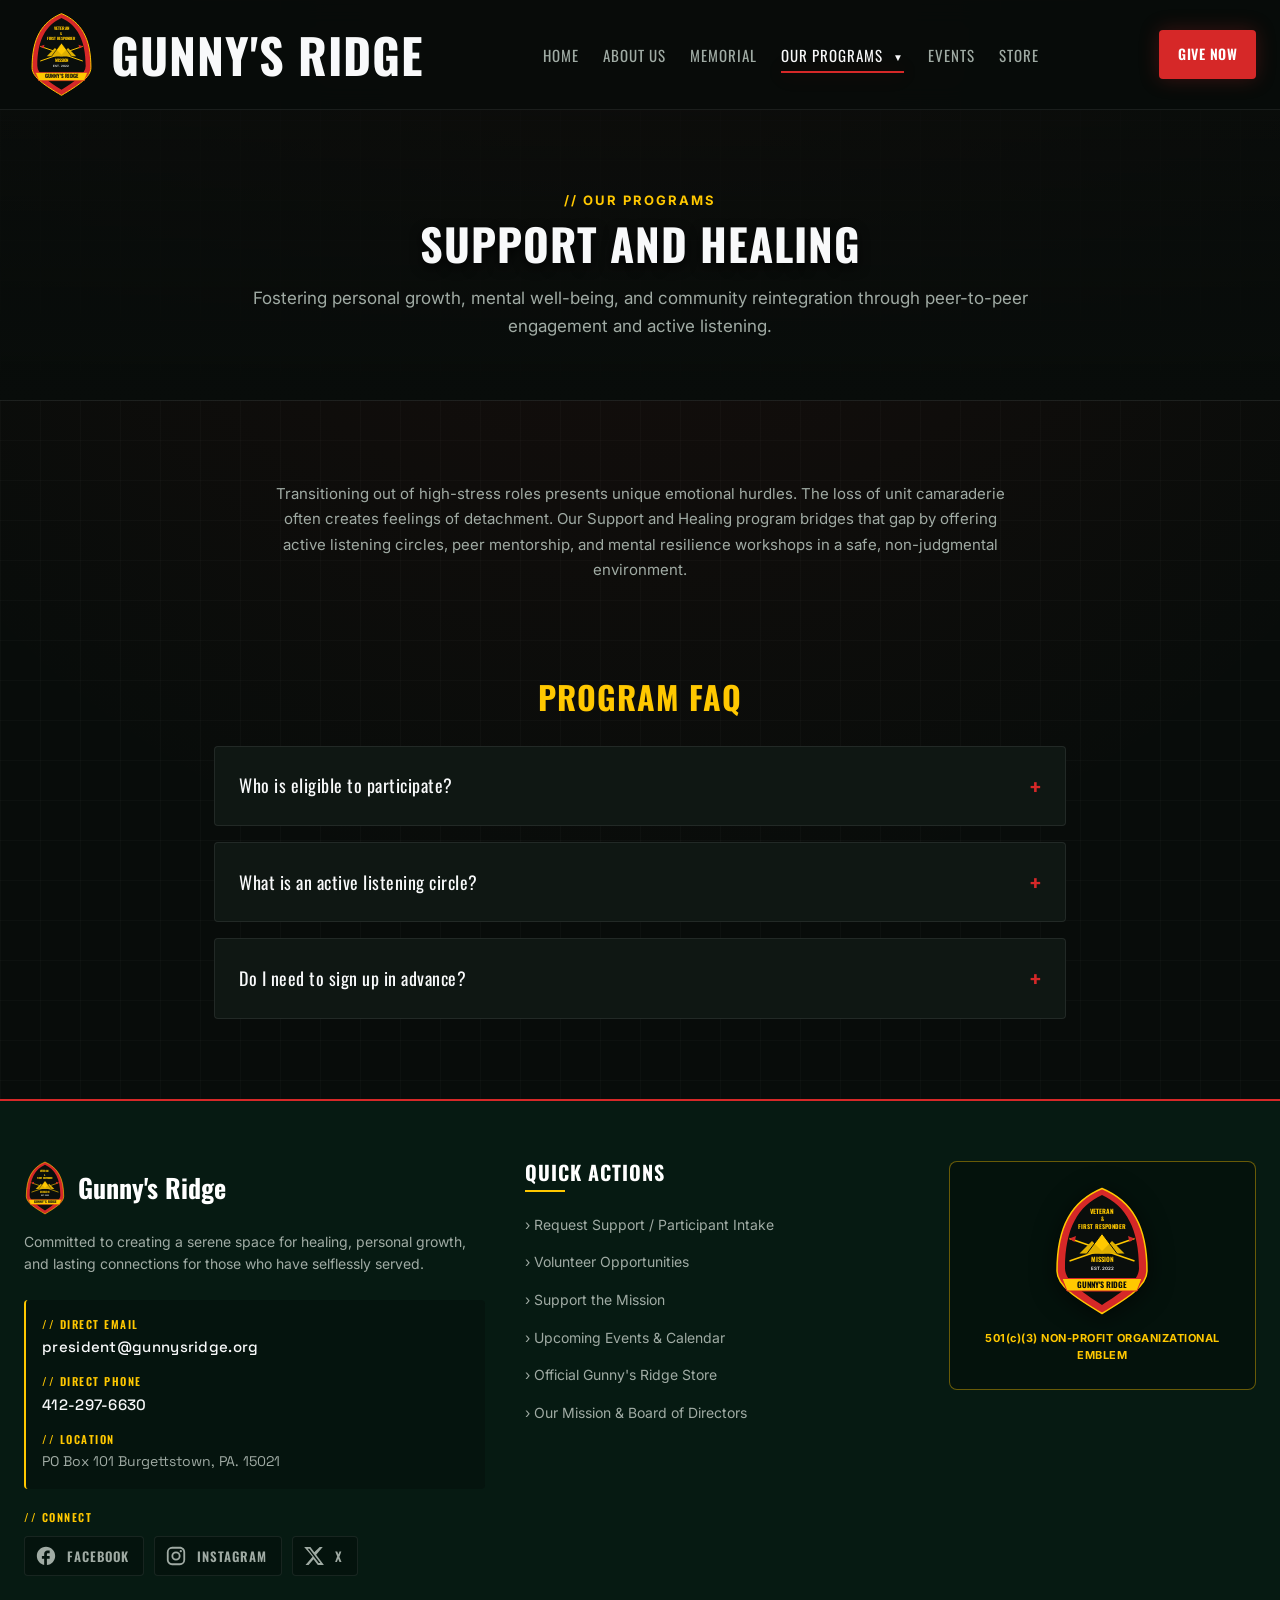
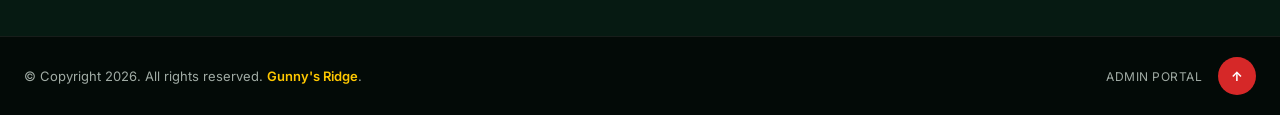
<file: programs/support-and-healing.html>
<!DOCTYPE html>
<html lang="en">
<head>
  <meta charset="UTF-8">
  <link rel="icon" href="../favicon.svg" type="image/svg+xml">
  <meta name="viewport" content="width=device-width, initial-scale=1.0">
  <title>Support & Healing — Gunny's Ridge</title>
  <link rel="preconnect" href="https://fonts.googleapis.com">
  <link rel="preconnect" href="https://fonts.gstatic.com" crossorigin>
  <link href="https://fonts.googleapis.com/css2?family=Inter:wght@300;400;500;600;700&family=Oswald:wght@500;600;700&family=Space+Grotesk:wght@500;600;700&display=swap" rel="stylesheet">
  <link rel="stylesheet" href="../shared.css">
  <link rel="stylesheet" href="support-and-healing.css">
</head>
<body class="bg-pattern" id="top">

  <svg style="display: none;">
    <symbol id="gunny-emblem" viewBox="0 0 200 260">
      <path d="M 100,5 C 160,30 190,80 190,170 C 190,200 150,225 100,255 C 50,225 10,200 10,170 C 10,80 40,30 100,5 Z" fill="#D62828" stroke="#FFC800" stroke-width="3"/>
      <path d="M 100,18 C 148,40 174,85 174,165 C 174,190 140,212 100,238 C 60,212 26,190 26,165 C 26,85 52,40 100,18 Z" fill="#0A0E0C"/>
      <text x="100" y="55" fill="#FFC800" font-family="'Oswald', sans-serif" font-size="13" font-weight="700" text-anchor="middle">VETERAN</text>
      <text x="100" y="70" fill="#FFC800" font-family="'Oswald', sans-serif" font-size="11" font-weight="700" text-anchor="middle">&amp;</text>
      <text x="100" y="85" fill="#FFC800" font-family="'Oswald', sans-serif" font-size="12" font-weight="700" text-anchor="middle">FIRST RESPONDER</text>
      <line x1="35" y1="150" x2="165" y2="105" stroke="#FFC800" stroke-width="3"/>
      <polygon points="165,105 152,100 155,112" fill="#D62828"/>
      <line x1="35" y1="105" x2="165" y2="150" stroke="#FFC800" stroke-width="3"/>
      <polygon points="35,105 48,100 45,112" fill="#D62828"/>
      <polygon points="100,95 130,135 70,135" fill="#FFC800"/>
      <polygon points="80,110 105,135 55,135" fill="#E0B000"/>
      <polygon points="120,110 145,135 95,135" fill="#E0B000"/>
      <polyline points="70,135 100,95 130,135" fill="none" stroke="#0A0E0C" stroke-width="2"/>
      <text x="100" y="152" fill="#FFC800" font-family="'Oswald', sans-serif" font-size="13" font-weight="700" text-anchor="middle">MISSION</text>
      <text x="100" y="167" fill="#FFFFFF" font-family="'Inter', sans-serif" font-size="9" font-weight="600" text-anchor="middle">EST. 2022</text>
      <path d="M 20,185 L 180,185 L 170,210 L 30,210 Z" fill="#FFC800" stroke="#D62828" stroke-width="2"/>
      <text x="100" y="203" fill="#0A0E0C" font-family="'Oswald', sans-serif" font-size="16" font-weight="700" text-anchor="middle">GUNNY'S RIDGE</text>
    </symbol>
  </svg>

  <header class="navbar">
    <div class="nav-container">
      <a href="../index.html" class="brand-logo">
        <svg class="logo-img" viewBox="0 0 200 260"><use href="#gunny-emblem"></use></svg>
        <span class="brand-title">GUNNY'S RIDGE</span>
      </a>

      <input type="checkbox" id="nav-toggle" class="nav-toggle-input">
      <label for="nav-toggle" class="nav-toggle-label" aria-label="Toggle Navigation Menu">
        <span></span>
        <span></span>
        <span></span>
      </label>

      <nav class="nav-menu">
        <ul class="nav-links">
          <li><a href="../index.html" class="nav-item">HOME</a></li>
          <li><a href="../about_us/about_us.html" class="nav-item">ABOUT US</a></li>
          <li><a href="../about_us/about_us.html#memorial" class="nav-item">MEMORIAL</a></li>
          <li class="nav-dropdown">
            <a href="programs-overview.html" class="nav-item active">OUR PROGRAMS <span class="dropdown-arrow">▼</span></a>
            <ul class="dropdown-menu">
              <li><a href="support-and-healing.html">Support and Healing</a></li>
              <li><a href="sustainable-agriculture.html">Sustainable Agriculture</a></li>
              <li><a href="wood-working.html">Wood Working</a></li>
              <li><a href="team-building.html">Team Building &amp; Leadership</a></li>
              <li><a href="k9-service.html">K9 Service Dog Program</a></li>
              <li><a href="equine-therapy.html">Equine Therapy</a></li>
              <li><a href="animal-husbandry.html">Animal Husbandry</a></li>
            </ul>
          </li>
          <li><a href="../events/events.html" class="nav-item">EVENTS</a></li>
          <li><a href="../index.html#shop" class="nav-item">STORE</a></li>
        </ul>
        <div class="nav-cta-mobile">
          <a href="../donate/donate.html#give" class="btn btn-crimson">GIVE NOW</a>
        </div>
      </nav>

      <div class="nav-cta-desktop">
        <a href="../donate/donate.html#give" class="btn btn-crimson">GIVE NOW</a>
      </div>
    </div>
  </header>

  <main>
    <section class="page-hero sh-hero">
      <div class="page-hero-container">
        <span class="section-badge">// OUR PROGRAMS</span>
        <h1 class="page-hero-title">SUPPORT AND HEALING</h1>
        <p class="page-hero-subtitle">Fostering personal growth, mental well-being, and community reintegration through peer-to-peer engagement and active listening.</p>
      </div>
    </section>

    <section class="section-container content-body">
      <p class="narrative-text">Transitioning out of high-stress roles presents unique emotional hurdles. The loss of unit camaraderie often creates feelings of detachment. Our Support and Healing program bridges that gap by offering active listening circles, peer mentorship, and mental resilience workshops in a safe, non-judgmental environment.</p>
    </section>

    <section class="faq-section">
      <h2 class="faq-title">PROGRAM FAQ</h2>
      <details class="faq-item">
        <summary>Who is eligible to participate?</summary>
        <p>This program is strictly available to active and retired military veterans, law enforcement officers, firefighters, paramedics, and emergency dispatchers.</p>
      </details>
      <details class="faq-item">
        <summary>What is an active listening circle?</summary>
        <p>A structured, confidential group session led by peer facilitators where participants can share their experiences and challenges with others who truly understand the demands of service.</p>
      </details>
      <details class="faq-item">
        <summary>Do I need to sign up in advance?</summary>
        <p>Yes. To maintain a safe and manageable environment, all participants must complete our secure intake process prior to attending their first session.</p>
      </details>
    </section>
  </main>

  <footer class="modern-footer">
    <div class="footer-container">
      <div class="footer-col brand-col">
        <div class="footer-logo-block">
          <svg class="footer-logo-img" viewBox="0 0 200 260"><use href="#gunny-emblem"></use></svg>
          <div class="footer-brand-title">Gunny's Ridge</div>
        </div>
        <p class="footer-mission">
          Committed to creating a serene space for healing, personal growth, and lasting connections for those who have selflessly served.
        </p>
        <div class="footer-contact-info">
          <div class="contact-item">
            <span class="contact-label">// DIRECT EMAIL</span>
            <a href="mailto:president@gunnysridge.org" class="contact-value">president@gunnysridge.org</a>
          </div>
          <div class="contact-item">
            <span class="contact-label">// DIRECT PHONE</span>
            <a href="tel:4122976630" class="contact-value">412-297-6630</a>
          </div>
          <div class="contact-item">
            <span class="contact-label">// LOCATION</span>
            <span class="contact-value-static">PO Box 101 Burgettstown, PA. 15021</span>
          </div>
        </div>

        <div class="footer-social">
          <span class="contact-label">// CONNECT</span>
          <ul class="social-links">
            <li>
              <a href="https://www.facebook.com/profile.php?id=100088198623517"
                 class="social-link"
                 target="_blank"
                 rel="noopener noreferrer"
                 aria-label="Gunny's Ridge on Facebook">
                <svg viewBox="0 0 24 24" aria-hidden="true" focusable="false">
                  <path d="M22 12c0-5.52-4.48-10-10-10S2 6.48 2 12c0 4.84 3.44 8.87 8 9.8V15H7.5v-3H10v-2.5C10 7.57 11.57 6 13.5 6H16v3h-2c-.55 0-1 .45-1 1V12h3v3h-3v6.95c5.05-.5 9-4.76 9-9.95z"/>
                </svg>
                <span class="social-link-label">Facebook</span>
              </a>
            </li>
            <li>
              <a href="#"
                 class="social-link"
                 aria-label="Gunny's Ridge on Instagram — coming soon"
                 title="Instagram coming soon">
                <svg viewBox="0 0 24 24" aria-hidden="true" focusable="false">
                  <path d="M7.8 2h8.4C19.4 2 22 4.6 22 7.8v8.4a5.8 5.8 0 0 1-5.8 5.8H7.8C4.6 22 2 19.4 2 16.2V7.8A5.8 5.8 0 0 1 7.8 2m-.2 2A3.6 3.6 0 0 0 4 7.6v8.8C4 18.39 5.61 20 7.6 20h8.8a3.6 3.6 0 0 0 3.6-3.6V7.6C20 5.61 18.39 4 16.4 4H7.6m9.65 1.5a1.25 1.25 0 0 1 1.25 1.25A1.25 1.25 0 0 1 17.25 8 1.25 1.25 0 0 1 16 6.75a1.25 1.25 0 0 1 1.25-1.25M12 7a5 5 0 0 1 5 5 5 5 0 0 1-5 5 5 5 0 0 1-5-5 5 5 0 0 1 5-5m0 2a3 3 0 0 0-3 3 3 3 0 0 0 3 3 3 3 0 0 0 3-3 3 3 0 0 0-3-3z"/>
                </svg>
                <span class="social-link-label">Instagram</span>
              </a>
            </li>
            <li>
              <a href="#"
                 class="social-link"
                 aria-label="Gunny's Ridge on X — coming soon"
                 title="X coming soon">
                <svg viewBox="0 0 24 24" aria-hidden="true" focusable="false">
                  <path d="M18.244 2.25h3.308l-7.227 8.26 8.502 11.24H16.17l-4.714-6.231-5.401 6.231H2.743l7.727-8.829L1.254 2.25H8.08l4.253 5.622L18.244 2.25zm-1.161 17.52h1.833L7.084 4.126H5.117L17.083 19.77z"/>
                </svg>
                <span class="social-link-label">X</span>
              </a>
            </li>
          </ul>
        </div>
      </div>

      <div class="footer-col nav-col">
        <h3 class="footer-heading">Quick Actions</h3>
        <ul class="footer-links">
          <li><a href="../index.html#intake">› Request Support / Participant Intake</a></li>
          <li><a href="../index.html#volunteer">› Volunteer Opportunities</a></li>
          <li><a href="../donate/donate.html#give">› Support the Mission</a></li>
          <li><a href="../events/events.html">› Upcoming Events &amp; Calendar</a></li>
          <li><a href="../index.html#shop">› Official Gunny's Ridge Store</a></li>
          <li><a href="../about_us/about_us.html">› Our Mission &amp; Board of Directors</a></li>
        </ul>
      </div>

      <div class="footer-col crest-col">
        <div class="crest-card">
          <svg class="crest-img" viewBox="0 0 200 260"><use href="#gunny-emblem"></use></svg>
          <div class="crest-tag">501(c)(3) NON-PROFIT ORGANIZATIONAL EMBLEM</div>
        </div>
      </div>
    </div>

    <div class="footer-bottom">
      <div class="bottom-container">
        <p>© Copyright 2026. All rights reserved. <span class="highlight-text">Gunny's Ridge</span>.</p>
        <div class="footer-bottom-actions">
          <a href="#admin" class="admin-link">Admin Portal</a>
          <a href="#top" class="back-to-top" aria-label="Back to Top">
            <span>↑</span>
          </a>
        </div>
      </div>
    </div>
  </footer>

</body>
</html>
</file>
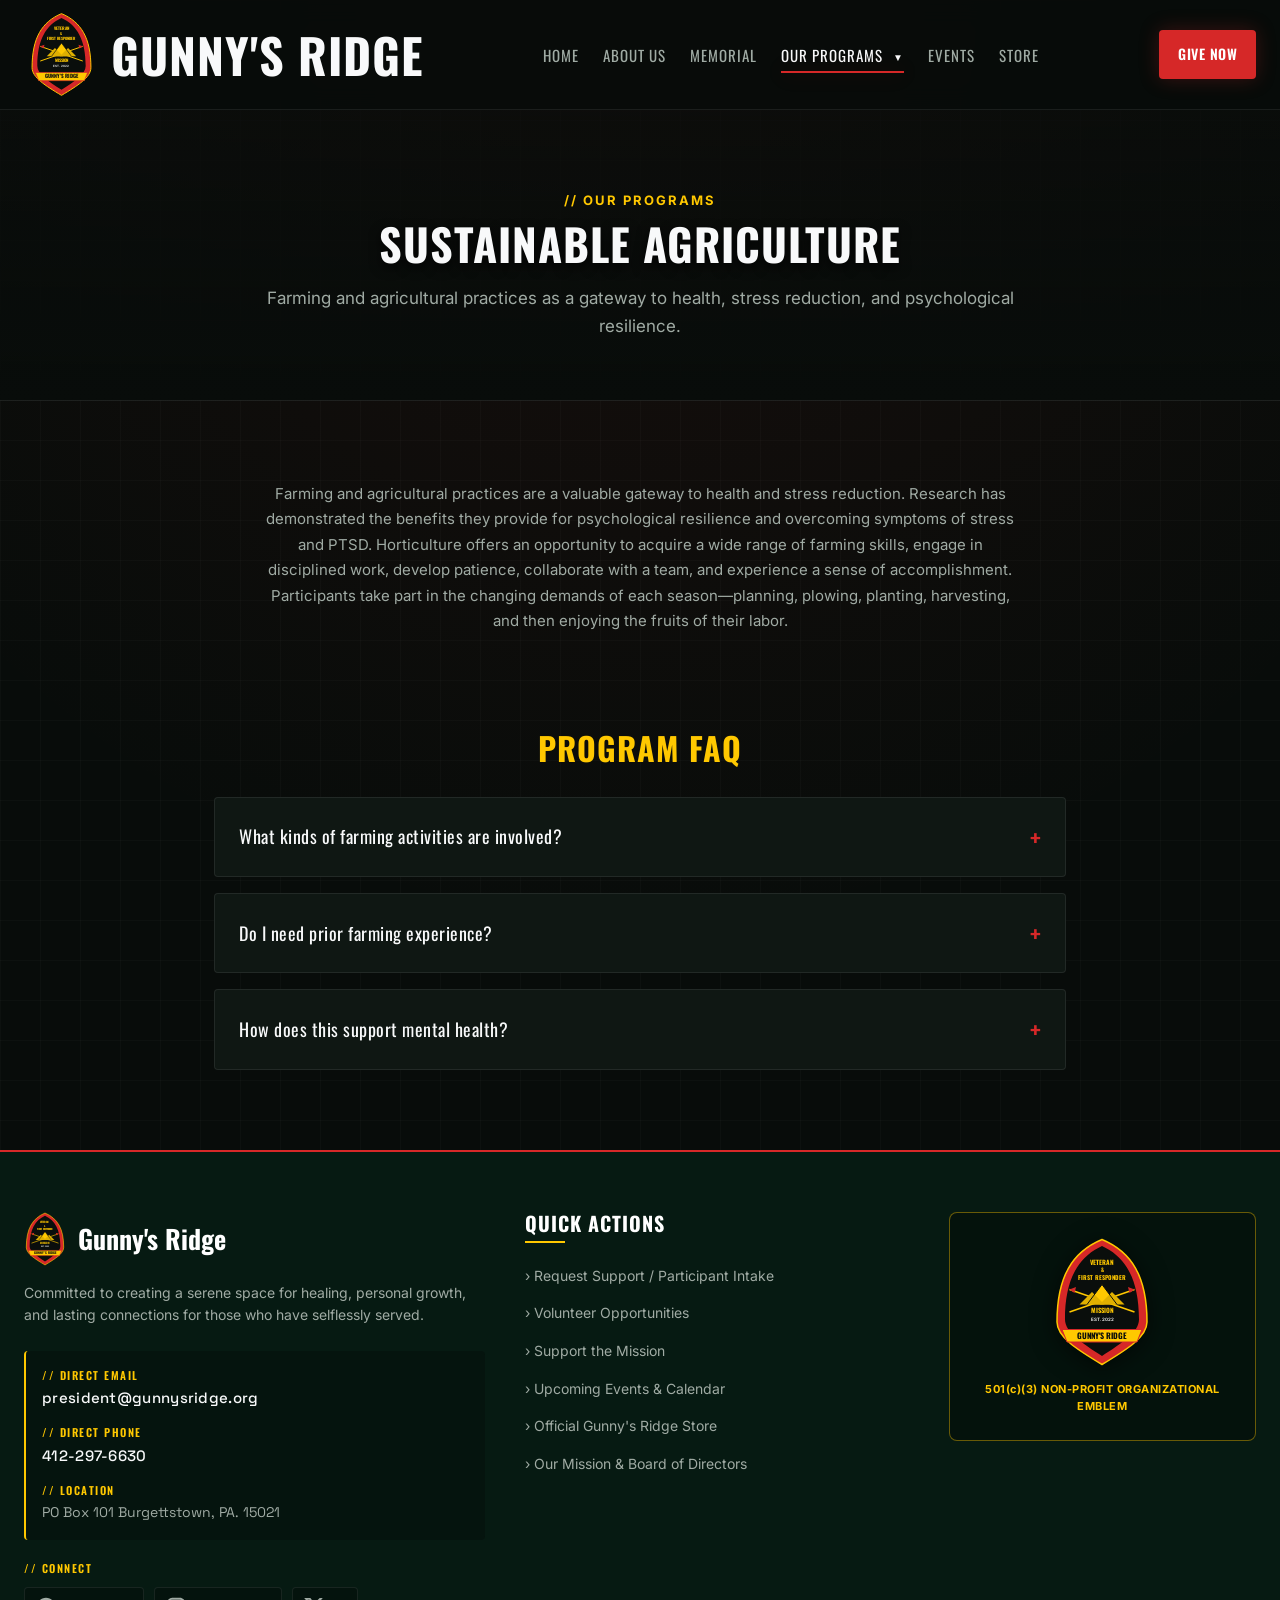
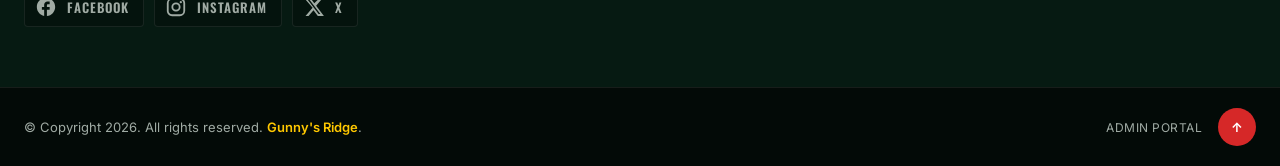
<file: programs/sustainable-agriculture.html>
<!DOCTYPE html>
<html lang="en">
<head>
  <meta charset="UTF-8">
  <link rel="icon" href="../favicon.svg" type="image/svg+xml">
  <meta name="viewport" content="width=device-width, initial-scale=1.0">
  <title>Sustainable Agriculture — Gunny's Ridge</title>
  <link rel="preconnect" href="https://fonts.googleapis.com">
  <link rel="preconnect" href="https://fonts.gstatic.com" crossorigin>
  <link href="https://fonts.googleapis.com/css2?family=Inter:wght@300;400;500;600;700&family=Oswald:wght@500;600;700&family=Space+Grotesk:wght@500;600;700&display=swap" rel="stylesheet">
  <link rel="stylesheet" href="../shared.css">
  <link rel="stylesheet" href="sustainable-agriculture.css">
</head>
<body class="bg-pattern" id="top">

  <svg style="display: none;">
    <symbol id="gunny-emblem" viewBox="0 0 200 260">
      <path d="M 100,5 C 160,30 190,80 190,170 C 190,200 150,225 100,255 C 50,225 10,200 10,170 C 10,80 40,30 100,5 Z" fill="#D62828" stroke="#FFC800" stroke-width="3"/>
      <path d="M 100,18 C 148,40 174,85 174,165 C 174,190 140,212 100,238 C 60,212 26,190 26,165 C 26,85 52,40 100,18 Z" fill="#0A0E0C"/>
      <text x="100" y="55" fill="#FFC800" font-family="'Oswald', sans-serif" font-size="13" font-weight="700" text-anchor="middle">VETERAN</text>
      <text x="100" y="70" fill="#FFC800" font-family="'Oswald', sans-serif" font-size="11" font-weight="700" text-anchor="middle">&amp;</text>
      <text x="100" y="85" fill="#FFC800" font-family="'Oswald', sans-serif" font-size="12" font-weight="700" text-anchor="middle">FIRST RESPONDER</text>
      <line x1="35" y1="150" x2="165" y2="105" stroke="#FFC800" stroke-width="3"/>
      <polygon points="165,105 152,100 155,112" fill="#D62828"/>
      <line x1="35" y1="105" x2="165" y2="150" stroke="#FFC800" stroke-width="3"/>
      <polygon points="35,105 48,100 45,112" fill="#D62828"/>
      <polygon points="100,95 130,135 70,135" fill="#FFC800"/>
      <polygon points="80,110 105,135 55,135" fill="#E0B000"/>
      <polygon points="120,110 145,135 95,135" fill="#E0B000"/>
      <polyline points="70,135 100,95 130,135" fill="none" stroke="#0A0E0C" stroke-width="2"/>
      <text x="100" y="152" fill="#FFC800" font-family="'Oswald', sans-serif" font-size="13" font-weight="700" text-anchor="middle">MISSION</text>
      <text x="100" y="167" fill="#FFFFFF" font-family="'Inter', sans-serif" font-size="9" font-weight="600" text-anchor="middle">EST. 2022</text>
      <path d="M 20,185 L 180,185 L 170,210 L 30,210 Z" fill="#FFC800" stroke="#D62828" stroke-width="2"/>
      <text x="100" y="203" fill="#0A0E0C" font-family="'Oswald', sans-serif" font-size="16" font-weight="700" text-anchor="middle">GUNNY'S RIDGE</text>
    </symbol>
  </svg>

  <header class="navbar">
    <div class="nav-container">
      <a href="../index.html" class="brand-logo">
        <svg class="logo-img" viewBox="0 0 200 260"><use href="#gunny-emblem"></use></svg>
        <span class="brand-title">GUNNY'S RIDGE</span>
      </a>

      <input type="checkbox" id="nav-toggle" class="nav-toggle-input">
      <label for="nav-toggle" class="nav-toggle-label" aria-label="Toggle Navigation Menu">
        <span></span>
        <span></span>
        <span></span>
      </label>

      <nav class="nav-menu">
        <ul class="nav-links">
          <li><a href="../index.html" class="nav-item">HOME</a></li>
          <li><a href="../about_us/about_us.html" class="nav-item">ABOUT US</a></li>
          <li><a href="../about_us/about_us.html#memorial" class="nav-item">MEMORIAL</a></li>
          <li class="nav-dropdown">
            <a href="programs-overview.html" class="nav-item active">OUR PROGRAMS <span class="dropdown-arrow">▼</span></a>
            <ul class="dropdown-menu">
              <li><a href="support-and-healing.html">Support and Healing</a></li>
              <li><a href="sustainable-agriculture.html">Sustainable Agriculture</a></li>
              <li><a href="wood-working.html">Wood Working</a></li>
              <li><a href="team-building.html">Team Building &amp; Leadership</a></li>
              <li><a href="k9-service.html">K9 Service Dog Program</a></li>
              <li><a href="equine-therapy.html">Equine Therapy</a></li>
              <li><a href="animal-husbandry.html">Animal Husbandry</a></li>
            </ul>
          </li>
          <li><a href="../events/events.html" class="nav-item">EVENTS</a></li>
          <li><a href="../index.html#shop" class="nav-item">STORE</a></li>
        </ul>
        <div class="nav-cta-mobile">
          <a href="../donate/donate.html#give" class="btn btn-crimson">GIVE NOW</a>
        </div>
      </nav>

      <div class="nav-cta-desktop">
        <a href="../donate/donate.html#give" class="btn btn-crimson">GIVE NOW</a>
      </div>
    </div>
  </header>

  <main>
    <section class="page-hero ag-hero">
      <div class="page-hero-container">
        <span class="section-badge">// OUR PROGRAMS</span>
        <h1 class="page-hero-title">SUSTAINABLE AGRICULTURE</h1>
        <p class="page-hero-subtitle">Farming and agricultural practices as a gateway to health, stress reduction, and psychological resilience.</p>
      </div>
    </section>

    <section class="section-container content-body">
      <p class="narrative-text">Farming and agricultural practices are a valuable gateway to health and stress reduction. Research has demonstrated the benefits they provide for psychological resilience and overcoming symptoms of stress and PTSD. Horticulture offers an opportunity to acquire a wide range of farming skills, engage in disciplined work, develop patience, collaborate with a team, and experience a sense of accomplishment. Participants take part in the changing demands of each season—planning, plowing, planting, harvesting, and then enjoying the fruits of their labor.</p>
    </section>

    <section class="faq-section">
      <h2 class="faq-title">PROGRAM FAQ</h2>
      <details class="faq-item">
        <summary>What kinds of farming activities are involved?</summary>
        <p>Participants help with seasonal crop planning, soil preparation, planting, weeding, harvesting, and basic livestock or garden maintenance depending on the time of year.</p>
      </details>
      <details class="faq-item">
        <summary>Do I need prior farming experience?</summary>
        <p>No. All skill levels are welcome. Instructors and peer mentors guide newcomers through each task at a comfortable pace.</p>
      </details>
      <details class="faq-item">
        <summary>How does this support mental health?</summary>
        <p>Structured outdoor work, tangible progress, and teamwork help rebuild focus, patience, and a sense of purpose while reducing isolation.</p>
      </details>
    </section>
  </main>

  <footer class="modern-footer">
    <div class="footer-container">
      <div class="footer-col brand-col">
        <div class="footer-logo-block">
          <svg class="footer-logo-img" viewBox="0 0 200 260"><use href="#gunny-emblem"></use></svg>
          <div class="footer-brand-title">Gunny's Ridge</div>
        </div>
        <p class="footer-mission">
          Committed to creating a serene space for healing, personal growth, and lasting connections for those who have selflessly served.
        </p>
        <div class="footer-contact-info">
          <div class="contact-item">
            <span class="contact-label">// DIRECT EMAIL</span>
            <a href="mailto:president@gunnysridge.org" class="contact-value">president@gunnysridge.org</a>
          </div>
          <div class="contact-item">
            <span class="contact-label">// DIRECT PHONE</span>
            <a href="tel:4122976630" class="contact-value">412-297-6630</a>
          </div>
          <div class="contact-item">
            <span class="contact-label">// LOCATION</span>
            <span class="contact-value-static">PO Box 101 Burgettstown, PA. 15021</span>
          </div>
        </div>

        <div class="footer-social">
          <span class="contact-label">// CONNECT</span>
          <ul class="social-links">
            <li>
              <a href="https://www.facebook.com/profile.php?id=100088198623517"
                 class="social-link"
                 target="_blank"
                 rel="noopener noreferrer"
                 aria-label="Gunny's Ridge on Facebook">
                <svg viewBox="0 0 24 24" aria-hidden="true" focusable="false">
                  <path d="M22 12c0-5.52-4.48-10-10-10S2 6.48 2 12c0 4.84 3.44 8.87 8 9.8V15H7.5v-3H10v-2.5C10 7.57 11.57 6 13.5 6H16v3h-2c-.55 0-1 .45-1 1V12h3v3h-3v6.95c5.05-.5 9-4.76 9-9.95z"/>
                </svg>
                <span class="social-link-label">Facebook</span>
              </a>
            </li>
            <li>
              <a href="#"
                 class="social-link"
                 aria-label="Gunny's Ridge on Instagram — coming soon"
                 title="Instagram coming soon">
                <svg viewBox="0 0 24 24" aria-hidden="true" focusable="false">
                  <path d="M7.8 2h8.4C19.4 2 22 4.6 22 7.8v8.4a5.8 5.8 0 0 1-5.8 5.8H7.8C4.6 22 2 19.4 2 16.2V7.8A5.8 5.8 0 0 1 7.8 2m-.2 2A3.6 3.6 0 0 0 4 7.6v8.8C4 18.39 5.61 20 7.6 20h8.8a3.6 3.6 0 0 0 3.6-3.6V7.6C20 5.61 18.39 4 16.4 4H7.6m9.65 1.5a1.25 1.25 0 0 1 1.25 1.25A1.25 1.25 0 0 1 17.25 8 1.25 1.25 0 0 1 16 6.75a1.25 1.25 0 0 1 1.25-1.25M12 7a5 5 0 0 1 5 5 5 5 0 0 1-5 5 5 5 0 0 1-5-5 5 5 0 0 1 5-5m0 2a3 3 0 0 0-3 3 3 3 0 0 0 3 3 3 3 0 0 0 3-3 3 3 0 0 0-3-3z"/>
                </svg>
                <span class="social-link-label">Instagram</span>
              </a>
            </li>
            <li>
              <a href="#"
                 class="social-link"
                 aria-label="Gunny's Ridge on X — coming soon"
                 title="X coming soon">
                <svg viewBox="0 0 24 24" aria-hidden="true" focusable="false">
                  <path d="M18.244 2.25h3.308l-7.227 8.26 8.502 11.24H16.17l-4.714-6.231-5.401 6.231H2.743l7.727-8.829L1.254 2.25H8.08l4.253 5.622L18.244 2.25zm-1.161 17.52h1.833L7.084 4.126H5.117L17.083 19.77z"/>
                </svg>
                <span class="social-link-label">X</span>
              </a>
            </li>
          </ul>
        </div>
      </div>

      <div class="footer-col nav-col">
        <h3 class="footer-heading">Quick Actions</h3>
        <ul class="footer-links">
          <li><a href="../index.html#intake">› Request Support / Participant Intake</a></li>
          <li><a href="../index.html#volunteer">› Volunteer Opportunities</a></li>
          <li><a href="../donate/donate.html#give">› Support the Mission</a></li>
          <li><a href="../events/events.html">› Upcoming Events &amp; Calendar</a></li>
          <li><a href="../index.html#shop">› Official Gunny's Ridge Store</a></li>
          <li><a href="../about_us/about_us.html">› Our Mission &amp; Board of Directors</a></li>
        </ul>
      </div>

      <div class="footer-col crest-col">
        <div class="crest-card">
          <svg class="crest-img" viewBox="0 0 200 260"><use href="#gunny-emblem"></use></svg>
          <div class="crest-tag">501(c)(3) NON-PROFIT ORGANIZATIONAL EMBLEM</div>
        </div>
      </div>
    </div>

    <div class="footer-bottom">
      <div class="bottom-container">
        <p>© Copyright 2026. All rights reserved. <span class="highlight-text">Gunny's Ridge</span>.</p>
        <div class="footer-bottom-actions">
          <a href="#admin" class="admin-link">Admin Portal</a>
          <a href="#top" class="back-to-top" aria-label="Back to Top">
            <span>↑</span>
          </a>
        </div>
      </div>
    </div>
  </footer>

</body>
</html>
</file>
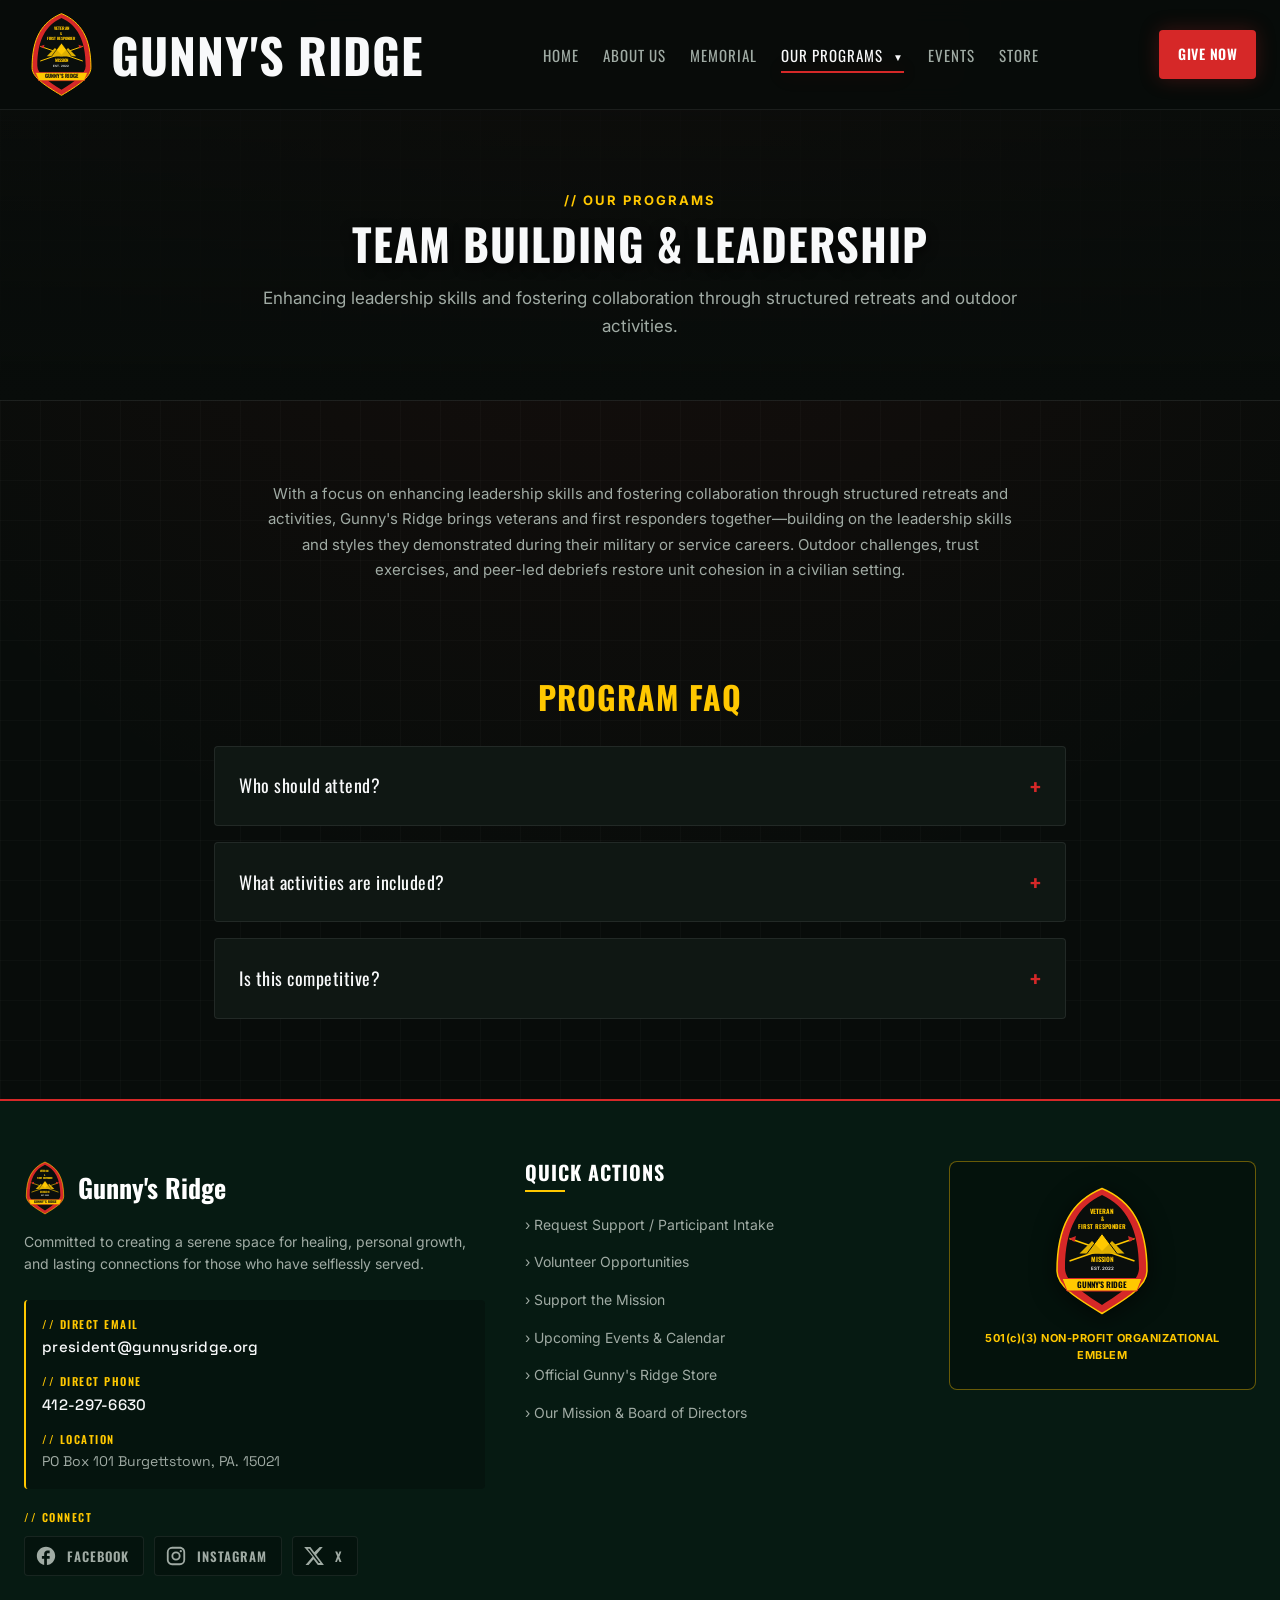
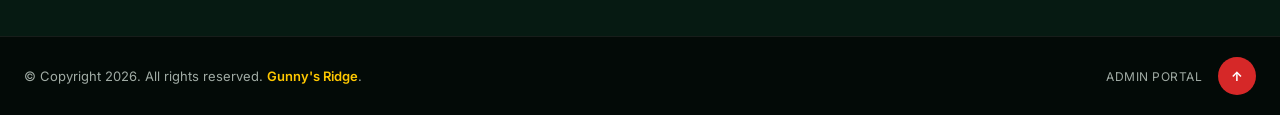
<file: programs/team-building.html>
<!DOCTYPE html>
<html lang="en">
<head>
  <meta charset="UTF-8">
  <link rel="icon" href="../favicon.svg" type="image/svg+xml">
  <meta name="viewport" content="width=device-width, initial-scale=1.0">
  <title>Team Building & Leadership — Gunny's Ridge</title>
  <link rel="preconnect" href="https://fonts.googleapis.com">
  <link rel="preconnect" href="https://fonts.gstatic.com" crossorigin>
  <link href="https://fonts.googleapis.com/css2?family=Inter:wght@300;400;500;600;700&family=Oswald:wght@500;600;700&family=Space+Grotesk:wght@500;600;700&display=swap" rel="stylesheet">
  <link rel="stylesheet" href="../shared.css">
  <link rel="stylesheet" href="team-building.css">
</head>
<body class="bg-pattern" id="top">

  <svg style="display: none;">
    <symbol id="gunny-emblem" viewBox="0 0 200 260">
      <path d="M 100,5 C 160,30 190,80 190,170 C 190,200 150,225 100,255 C 50,225 10,200 10,170 C 10,80 40,30 100,5 Z" fill="#D62828" stroke="#FFC800" stroke-width="3"/>
      <path d="M 100,18 C 148,40 174,85 174,165 C 174,190 140,212 100,238 C 60,212 26,190 26,165 C 26,85 52,40 100,18 Z" fill="#0A0E0C"/>
      <text x="100" y="55" fill="#FFC800" font-family="'Oswald', sans-serif" font-size="13" font-weight="700" text-anchor="middle">VETERAN</text>
      <text x="100" y="70" fill="#FFC800" font-family="'Oswald', sans-serif" font-size="11" font-weight="700" text-anchor="middle">&amp;</text>
      <text x="100" y="85" fill="#FFC800" font-family="'Oswald', sans-serif" font-size="12" font-weight="700" text-anchor="middle">FIRST RESPONDER</text>
      <line x1="35" y1="150" x2="165" y2="105" stroke="#FFC800" stroke-width="3"/>
      <polygon points="165,105 152,100 155,112" fill="#D62828"/>
      <line x1="35" y1="105" x2="165" y2="150" stroke="#FFC800" stroke-width="3"/>
      <polygon points="35,105 48,100 45,112" fill="#D62828"/>
      <polygon points="100,95 130,135 70,135" fill="#FFC800"/>
      <polygon points="80,110 105,135 55,135" fill="#E0B000"/>
      <polygon points="120,110 145,135 95,135" fill="#E0B000"/>
      <polyline points="70,135 100,95 130,135" fill="none" stroke="#0A0E0C" stroke-width="2"/>
      <text x="100" y="152" fill="#FFC800" font-family="'Oswald', sans-serif" font-size="13" font-weight="700" text-anchor="middle">MISSION</text>
      <text x="100" y="167" fill="#FFFFFF" font-family="'Inter', sans-serif" font-size="9" font-weight="600" text-anchor="middle">EST. 2022</text>
      <path d="M 20,185 L 180,185 L 170,210 L 30,210 Z" fill="#FFC800" stroke="#D62828" stroke-width="2"/>
      <text x="100" y="203" fill="#0A0E0C" font-family="'Oswald', sans-serif" font-size="16" font-weight="700" text-anchor="middle">GUNNY'S RIDGE</text>
    </symbol>
  </svg>

  <header class="navbar">
    <div class="nav-container">
      <a href="../index.html" class="brand-logo">
        <svg class="logo-img" viewBox="0 0 200 260"><use href="#gunny-emblem"></use></svg>
        <span class="brand-title">GUNNY'S RIDGE</span>
      </a>

      <input type="checkbox" id="nav-toggle" class="nav-toggle-input">
      <label for="nav-toggle" class="nav-toggle-label" aria-label="Toggle Navigation Menu">
        <span></span>
        <span></span>
        <span></span>
      </label>

      <nav class="nav-menu">
        <ul class="nav-links">
          <li><a href="../index.html" class="nav-item">HOME</a></li>
          <li><a href="../about_us/about_us.html" class="nav-item">ABOUT US</a></li>
          <li><a href="../about_us/about_us.html#memorial" class="nav-item">MEMORIAL</a></li>
          <li class="nav-dropdown">
            <a href="programs-overview.html" class="nav-item active">OUR PROGRAMS <span class="dropdown-arrow">▼</span></a>
            <ul class="dropdown-menu">
              <li><a href="support-and-healing.html">Support and Healing</a></li>
              <li><a href="sustainable-agriculture.html">Sustainable Agriculture</a></li>
              <li><a href="wood-working.html">Wood Working</a></li>
              <li><a href="team-building.html">Team Building &amp; Leadership</a></li>
              <li><a href="k9-service.html">K9 Service Dog Program</a></li>
              <li><a href="equine-therapy.html">Equine Therapy</a></li>
              <li><a href="animal-husbandry.html">Animal Husbandry</a></li>
            </ul>
          </li>
          <li><a href="../events/events.html" class="nav-item">EVENTS</a></li>
          <li><a href="../index.html#shop" class="nav-item">STORE</a></li>
        </ul>
        <div class="nav-cta-mobile">
          <a href="../donate/donate.html#give" class="btn btn-crimson">GIVE NOW</a>
        </div>
      </nav>

      <div class="nav-cta-desktop">
        <a href="../donate/donate.html#give" class="btn btn-crimson">GIVE NOW</a>
      </div>
    </div>
  </header>

  <main>
    <section class="page-hero team-hero">
      <div class="page-hero-container">
        <span class="section-badge">// OUR PROGRAMS</span>
        <h1 class="page-hero-title">TEAM BUILDING &amp; LEADERSHIP</h1>
        <p class="page-hero-subtitle">Enhancing leadership skills and fostering collaboration through structured retreats and outdoor activities.</p>
      </div>
    </section>

    <section class="section-container content-body">
      <p class="narrative-text">With a focus on enhancing leadership skills and fostering collaboration through structured retreats and activities, Gunny's Ridge brings veterans and first responders together—building on the leadership skills and styles they demonstrated during their military or service careers. Outdoor challenges, trust exercises, and peer-led debriefs restore unit cohesion in a civilian setting.</p>
    </section>

    <section class="faq-section">
      <h2 class="faq-title">PROGRAM FAQ</h2>
      <details class="faq-item">
        <summary>Who should attend?</summary>
        <p>Veterans, first responders, and service-adjacent participants looking to rebuild camaraderie, communication, and leadership confidence.</p>
      </details>
      <details class="faq-item">
        <summary>What activities are included?</summary>
        <p>Land navigation, hiking, team problem-solving, outdoor challenges, and facilitated conversation circles tailored to each retreat.</p>
      </details>
      <details class="faq-item">
        <summary>Is this competitive?</summary>
        <p>The focus is collaboration and mutual support—not competition. Success is measured by trust rebuilt and skills practiced together.</p>
      </details>
    </section>
  </main>

  <footer class="modern-footer">
    <div class="footer-container">
      <div class="footer-col brand-col">
        <div class="footer-logo-block">
          <svg class="footer-logo-img" viewBox="0 0 200 260"><use href="#gunny-emblem"></use></svg>
          <div class="footer-brand-title">Gunny's Ridge</div>
        </div>
        <p class="footer-mission">
          Committed to creating a serene space for healing, personal growth, and lasting connections for those who have selflessly served.
        </p>
        <div class="footer-contact-info">
          <div class="contact-item">
            <span class="contact-label">// DIRECT EMAIL</span>
            <a href="mailto:president@gunnysridge.org" class="contact-value">president@gunnysridge.org</a>
          </div>
          <div class="contact-item">
            <span class="contact-label">// DIRECT PHONE</span>
            <a href="tel:4122976630" class="contact-value">412-297-6630</a>
          </div>
          <div class="contact-item">
            <span class="contact-label">// LOCATION</span>
            <span class="contact-value-static">PO Box 101 Burgettstown, PA. 15021</span>
          </div>
        </div>

        <div class="footer-social">
          <span class="contact-label">// CONNECT</span>
          <ul class="social-links">
            <li>
              <a href="https://www.facebook.com/profile.php?id=100088198623517"
                 class="social-link"
                 target="_blank"
                 rel="noopener noreferrer"
                 aria-label="Gunny's Ridge on Facebook">
                <svg viewBox="0 0 24 24" aria-hidden="true" focusable="false">
                  <path d="M22 12c0-5.52-4.48-10-10-10S2 6.48 2 12c0 4.84 3.44 8.87 8 9.8V15H7.5v-3H10v-2.5C10 7.57 11.57 6 13.5 6H16v3h-2c-.55 0-1 .45-1 1V12h3v3h-3v6.95c5.05-.5 9-4.76 9-9.95z"/>
                </svg>
                <span class="social-link-label">Facebook</span>
              </a>
            </li>
            <li>
              <a href="#"
                 class="social-link"
                 aria-label="Gunny's Ridge on Instagram — coming soon"
                 title="Instagram coming soon">
                <svg viewBox="0 0 24 24" aria-hidden="true" focusable="false">
                  <path d="M7.8 2h8.4C19.4 2 22 4.6 22 7.8v8.4a5.8 5.8 0 0 1-5.8 5.8H7.8C4.6 22 2 19.4 2 16.2V7.8A5.8 5.8 0 0 1 7.8 2m-.2 2A3.6 3.6 0 0 0 4 7.6v8.8C4 18.39 5.61 20 7.6 20h8.8a3.6 3.6 0 0 0 3.6-3.6V7.6C20 5.61 18.39 4 16.4 4H7.6m9.65 1.5a1.25 1.25 0 0 1 1.25 1.25A1.25 1.25 0 0 1 17.25 8 1.25 1.25 0 0 1 16 6.75a1.25 1.25 0 0 1 1.25-1.25M12 7a5 5 0 0 1 5 5 5 5 0 0 1-5 5 5 5 0 0 1-5-5 5 5 0 0 1 5-5m0 2a3 3 0 0 0-3 3 3 3 0 0 0 3 3 3 3 0 0 0 3-3 3 3 0 0 0-3-3z"/>
                </svg>
                <span class="social-link-label">Instagram</span>
              </a>
            </li>
            <li>
              <a href="#"
                 class="social-link"
                 aria-label="Gunny's Ridge on X — coming soon"
                 title="X coming soon">
                <svg viewBox="0 0 24 24" aria-hidden="true" focusable="false">
                  <path d="M18.244 2.25h3.308l-7.227 8.26 8.502 11.24H16.17l-4.714-6.231-5.401 6.231H2.743l7.727-8.829L1.254 2.25H8.08l4.253 5.622L18.244 2.25zm-1.161 17.52h1.833L7.084 4.126H5.117L17.083 19.77z"/>
                </svg>
                <span class="social-link-label">X</span>
              </a>
            </li>
          </ul>
        </div>
      </div>

      <div class="footer-col nav-col">
        <h3 class="footer-heading">Quick Actions</h3>
        <ul class="footer-links">
          <li><a href="../index.html#intake">› Request Support / Participant Intake</a></li>
          <li><a href="../index.html#volunteer">› Volunteer Opportunities</a></li>
          <li><a href="../donate/donate.html#give">› Support the Mission</a></li>
          <li><a href="../events/events.html">› Upcoming Events &amp; Calendar</a></li>
          <li><a href="../index.html#shop">› Official Gunny's Ridge Store</a></li>
          <li><a href="../about_us/about_us.html">› Our Mission &amp; Board of Directors</a></li>
        </ul>
      </div>

      <div class="footer-col crest-col">
        <div class="crest-card">
          <svg class="crest-img" viewBox="0 0 200 260"><use href="#gunny-emblem"></use></svg>
          <div class="crest-tag">501(c)(3) NON-PROFIT ORGANIZATIONAL EMBLEM</div>
        </div>
      </div>
    </div>

    <div class="footer-bottom">
      <div class="bottom-container">
        <p>© Copyright 2026. All rights reserved. <span class="highlight-text">Gunny's Ridge</span>.</p>
        <div class="footer-bottom-actions">
          <a href="#admin" class="admin-link">Admin Portal</a>
          <a href="#top" class="back-to-top" aria-label="Back to Top">
            <span>↑</span>
          </a>
        </div>
      </div>
    </div>
  </footer>

</body>
</html>
</file>
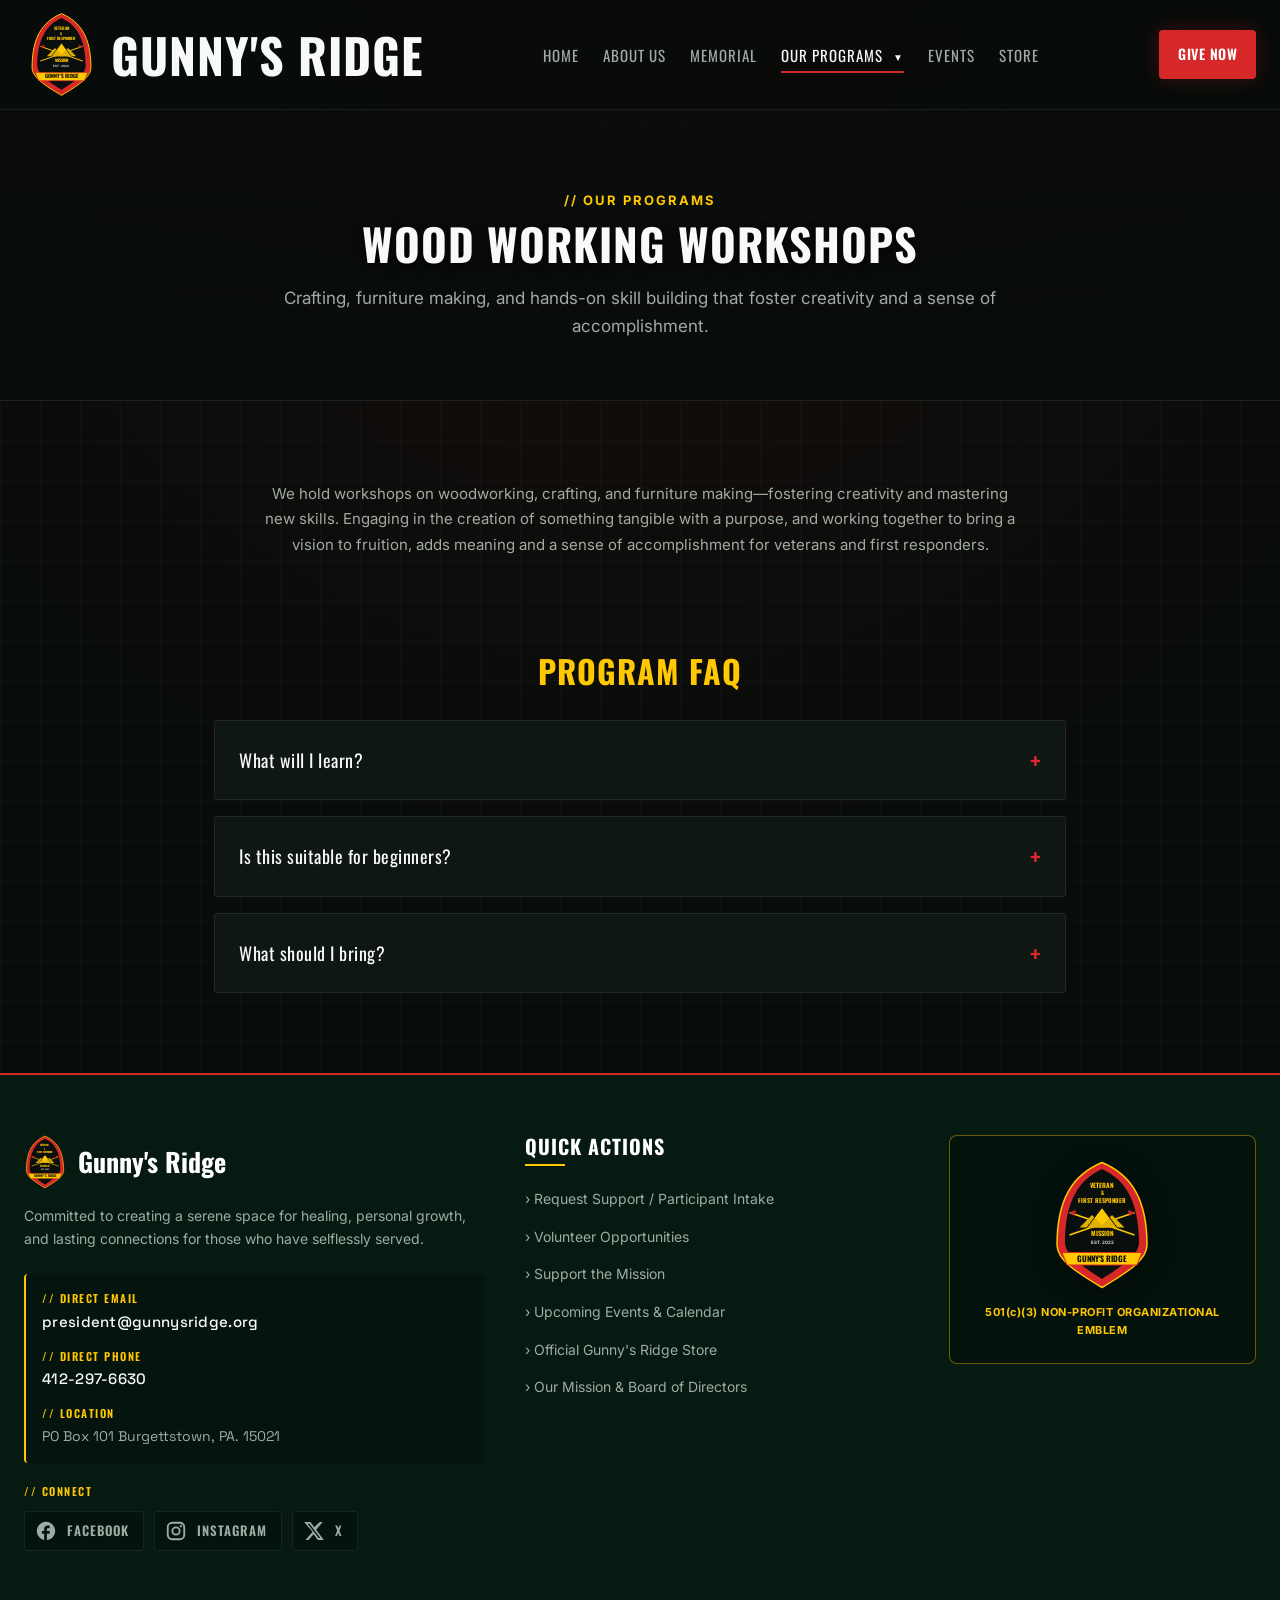
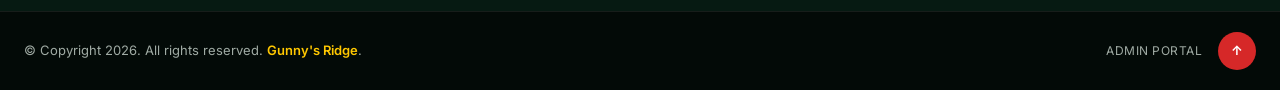
<file: programs/wood-working.html>
<!DOCTYPE html>
<html lang="en">
<head>
  <meta charset="UTF-8">
  <link rel="icon" href="../favicon.svg" type="image/svg+xml">
  <meta name="viewport" content="width=device-width, initial-scale=1.0">
  <title>Wood Working — Gunny's Ridge</title>
  <link rel="preconnect" href="https://fonts.googleapis.com">
  <link rel="preconnect" href="https://fonts.gstatic.com" crossorigin>
  <link href="https://fonts.googleapis.com/css2?family=Inter:wght@300;400;500;600;700&family=Oswald:wght@500;600;700&family=Space+Grotesk:wght@500;600;700&display=swap" rel="stylesheet">
  <link rel="stylesheet" href="../shared.css">
  <link rel="stylesheet" href="wood-working.css">
</head>
<body class="bg-pattern" id="top">

  <svg style="display: none;">
    <symbol id="gunny-emblem" viewBox="0 0 200 260">
      <path d="M 100,5 C 160,30 190,80 190,170 C 190,200 150,225 100,255 C 50,225 10,200 10,170 C 10,80 40,30 100,5 Z" fill="#D62828" stroke="#FFC800" stroke-width="3"/>
      <path d="M 100,18 C 148,40 174,85 174,165 C 174,190 140,212 100,238 C 60,212 26,190 26,165 C 26,85 52,40 100,18 Z" fill="#0A0E0C"/>
      <text x="100" y="55" fill="#FFC800" font-family="'Oswald', sans-serif" font-size="13" font-weight="700" text-anchor="middle">VETERAN</text>
      <text x="100" y="70" fill="#FFC800" font-family="'Oswald', sans-serif" font-size="11" font-weight="700" text-anchor="middle">&amp;</text>
      <text x="100" y="85" fill="#FFC800" font-family="'Oswald', sans-serif" font-size="12" font-weight="700" text-anchor="middle">FIRST RESPONDER</text>
      <line x1="35" y1="150" x2="165" y2="105" stroke="#FFC800" stroke-width="3"/>
      <polygon points="165,105 152,100 155,112" fill="#D62828"/>
      <line x1="35" y1="105" x2="165" y2="150" stroke="#FFC800" stroke-width="3"/>
      <polygon points="35,105 48,100 45,112" fill="#D62828"/>
      <polygon points="100,95 130,135 70,135" fill="#FFC800"/>
      <polygon points="80,110 105,135 55,135" fill="#E0B000"/>
      <polygon points="120,110 145,135 95,135" fill="#E0B000"/>
      <polyline points="70,135 100,95 130,135" fill="none" stroke="#0A0E0C" stroke-width="2"/>
      <text x="100" y="152" fill="#FFC800" font-family="'Oswald', sans-serif" font-size="13" font-weight="700" text-anchor="middle">MISSION</text>
      <text x="100" y="167" fill="#FFFFFF" font-family="'Inter', sans-serif" font-size="9" font-weight="600" text-anchor="middle">EST. 2022</text>
      <path d="M 20,185 L 180,185 L 170,210 L 30,210 Z" fill="#FFC800" stroke="#D62828" stroke-width="2"/>
      <text x="100" y="203" fill="#0A0E0C" font-family="'Oswald', sans-serif" font-size="16" font-weight="700" text-anchor="middle">GUNNY'S RIDGE</text>
    </symbol>
  </svg>

  <header class="navbar">
    <div class="nav-container">
      <a href="../index.html" class="brand-logo">
        <svg class="logo-img" viewBox="0 0 200 260"><use href="#gunny-emblem"></use></svg>
        <span class="brand-title">GUNNY'S RIDGE</span>
      </a>

      <input type="checkbox" id="nav-toggle" class="nav-toggle-input">
      <label for="nav-toggle" class="nav-toggle-label" aria-label="Toggle Navigation Menu">
        <span></span>
        <span></span>
        <span></span>
      </label>

      <nav class="nav-menu">
        <ul class="nav-links">
          <li><a href="../index.html" class="nav-item">HOME</a></li>
          <li><a href="../about_us/about_us.html" class="nav-item">ABOUT US</a></li>
          <li><a href="../about_us/about_us.html#memorial" class="nav-item">MEMORIAL</a></li>
          <li class="nav-dropdown">
            <a href="programs-overview.html" class="nav-item active">OUR PROGRAMS <span class="dropdown-arrow">▼</span></a>
            <ul class="dropdown-menu">
              <li><a href="support-and-healing.html">Support and Healing</a></li>
              <li><a href="sustainable-agriculture.html">Sustainable Agriculture</a></li>
              <li><a href="wood-working.html">Wood Working</a></li>
              <li><a href="team-building.html">Team Building &amp; Leadership</a></li>
              <li><a href="k9-service.html">K9 Service Dog Program</a></li>
              <li><a href="equine-therapy.html">Equine Therapy</a></li>
              <li><a href="animal-husbandry.html">Animal Husbandry</a></li>
            </ul>
          </li>
          <li><a href="../events/events.html" class="nav-item">EVENTS</a></li>
          <li><a href="../index.html#shop" class="nav-item">STORE</a></li>
        </ul>
        <div class="nav-cta-mobile">
          <a href="../donate/donate.html#give" class="btn btn-crimson">GIVE NOW</a>
        </div>
      </nav>

      <div class="nav-cta-desktop">
        <a href="../donate/donate.html#give" class="btn btn-crimson">GIVE NOW</a>
      </div>
    </div>
  </header>

  <main>
    <section class="page-hero wood-hero">
      <div class="page-hero-container">
        <span class="section-badge">// OUR PROGRAMS</span>
        <h1 class="page-hero-title">WOOD WORKING WORKSHOPS</h1>
        <p class="page-hero-subtitle">Crafting, furniture making, and hands-on skill building that foster creativity and a sense of accomplishment.</p>
      </div>
    </section>

    <section class="section-container content-body">
      <p class="narrative-text">We hold workshops on woodworking, crafting, and furniture making—fostering creativity and mastering new skills. Engaging in the creation of something tangible with a purpose, and working together to bring a vision to fruition, adds meaning and a sense of accomplishment for veterans and first responders.</p>
    </section>

    <section class="faq-section">
      <h2 class="faq-title">PROGRAM FAQ</h2>
      <details class="faq-item">
        <summary>What will I learn?</summary>
        <p>Basic tool safety, measuring and cutting, joinery fundamentals, finishing techniques, and collaborative project work such as benches, frames, or small furniture pieces.</p>
      </details>
      <details class="faq-item">
        <summary>Is this suitable for beginners?</summary>
        <p>Absolutely. Workshops are designed so newcomers can contribute safely while more experienced participants take on advanced tasks.</p>
      </details>
      <details class="faq-item">
        <summary>What should I bring?</summary>
        <p>Closed-toe shoes and comfortable work clothes. Tools and materials are provided unless otherwise noted for a specific workshop.</p>
      </details>
    </section>
  </main>

  <footer class="modern-footer">
    <div class="footer-container">
      <div class="footer-col brand-col">
        <div class="footer-logo-block">
          <svg class="footer-logo-img" viewBox="0 0 200 260"><use href="#gunny-emblem"></use></svg>
          <div class="footer-brand-title">Gunny's Ridge</div>
        </div>
        <p class="footer-mission">
          Committed to creating a serene space for healing, personal growth, and lasting connections for those who have selflessly served.
        </p>
        <div class="footer-contact-info">
          <div class="contact-item">
            <span class="contact-label">// DIRECT EMAIL</span>
            <a href="mailto:president@gunnysridge.org" class="contact-value">president@gunnysridge.org</a>
          </div>
          <div class="contact-item">
            <span class="contact-label">// DIRECT PHONE</span>
            <a href="tel:4122976630" class="contact-value">412-297-6630</a>
          </div>
          <div class="contact-item">
            <span class="contact-label">// LOCATION</span>
            <span class="contact-value-static">PO Box 101 Burgettstown, PA. 15021</span>
          </div>
        </div>

        <div class="footer-social">
          <span class="contact-label">// CONNECT</span>
          <ul class="social-links">
            <li>
              <a href="https://www.facebook.com/profile.php?id=100088198623517"
                 class="social-link"
                 target="_blank"
                 rel="noopener noreferrer"
                 aria-label="Gunny's Ridge on Facebook">
                <svg viewBox="0 0 24 24" aria-hidden="true" focusable="false">
                  <path d="M22 12c0-5.52-4.48-10-10-10S2 6.48 2 12c0 4.84 3.44 8.87 8 9.8V15H7.5v-3H10v-2.5C10 7.57 11.57 6 13.5 6H16v3h-2c-.55 0-1 .45-1 1V12h3v3h-3v6.95c5.05-.5 9-4.76 9-9.95z"/>
                </svg>
                <span class="social-link-label">Facebook</span>
              </a>
            </li>
            <li>
              <a href="#"
                 class="social-link"
                 aria-label="Gunny's Ridge on Instagram — coming soon"
                 title="Instagram coming soon">
                <svg viewBox="0 0 24 24" aria-hidden="true" focusable="false">
                  <path d="M7.8 2h8.4C19.4 2 22 4.6 22 7.8v8.4a5.8 5.8 0 0 1-5.8 5.8H7.8C4.6 22 2 19.4 2 16.2V7.8A5.8 5.8 0 0 1 7.8 2m-.2 2A3.6 3.6 0 0 0 4 7.6v8.8C4 18.39 5.61 20 7.6 20h8.8a3.6 3.6 0 0 0 3.6-3.6V7.6C20 5.61 18.39 4 16.4 4H7.6m9.65 1.5a1.25 1.25 0 0 1 1.25 1.25A1.25 1.25 0 0 1 17.25 8 1.25 1.25 0 0 1 16 6.75a1.25 1.25 0 0 1 1.25-1.25M12 7a5 5 0 0 1 5 5 5 5 0 0 1-5 5 5 5 0 0 1-5-5 5 5 0 0 1 5-5m0 2a3 3 0 0 0-3 3 3 3 0 0 0 3 3 3 3 0 0 0 3-3 3 3 0 0 0-3-3z"/>
                </svg>
                <span class="social-link-label">Instagram</span>
              </a>
            </li>
            <li>
              <a href="#"
                 class="social-link"
                 aria-label="Gunny's Ridge on X — coming soon"
                 title="X coming soon">
                <svg viewBox="0 0 24 24" aria-hidden="true" focusable="false">
                  <path d="M18.244 2.25h3.308l-7.227 8.26 8.502 11.24H16.17l-4.714-6.231-5.401 6.231H2.743l7.727-8.829L1.254 2.25H8.08l4.253 5.622L18.244 2.25zm-1.161 17.52h1.833L7.084 4.126H5.117L17.083 19.77z"/>
                </svg>
                <span class="social-link-label">X</span>
              </a>
            </li>
          </ul>
        </div>
      </div>

      <div class="footer-col nav-col">
        <h3 class="footer-heading">Quick Actions</h3>
        <ul class="footer-links">
          <li><a href="../index.html#intake">› Request Support / Participant Intake</a></li>
          <li><a href="../index.html#volunteer">› Volunteer Opportunities</a></li>
          <li><a href="../donate/donate.html#give">› Support the Mission</a></li>
          <li><a href="../events/events.html">› Upcoming Events &amp; Calendar</a></li>
          <li><a href="../index.html#shop">› Official Gunny's Ridge Store</a></li>
          <li><a href="../about_us/about_us.html">› Our Mission &amp; Board of Directors</a></li>
        </ul>
      </div>

      <div class="footer-col crest-col">
        <div class="crest-card">
          <svg class="crest-img" viewBox="0 0 200 260"><use href="#gunny-emblem"></use></svg>
          <div class="crest-tag">501(c)(3) NON-PROFIT ORGANIZATIONAL EMBLEM</div>
        </div>
      </div>
    </div>

    <div class="footer-bottom">
      <div class="bottom-container">
        <p>© Copyright 2026. All rights reserved. <span class="highlight-text">Gunny's Ridge</span>.</p>
        <div class="footer-bottom-actions">
          <a href="#admin" class="admin-link">Admin Portal</a>
          <a href="#top" class="back-to-top" aria-label="Back to Top">
            <span>↑</span>
          </a>
        </div>
      </div>
    </div>
  </footer>

</body>
</html>
</file>
<file: shared.css>
/* ==========================================================================
   GUNNY'S RIDGE — SHARED DESIGN SYSTEM (chrome, tokens, layout)
   ========================================================================== */

:root {
  --brand-red: #D62828;
  --brand-red-hover: #B01E1E;
  --brand-gold: #FFC800;
  --brand-gold-hover: #E0B000;

  --bg-dark-base: #080C0A;
  --bg-forest-dark: #061A12;
  --bg-card-surface: #0F1713;
  --bg-card-hover: #16221C;

  --text-primary: #F8F9FA;
  --text-muted: #A0ABA4;
  --text-gold: #FFD700;

  --border-subtle: rgba(255, 255, 255, 0.08);
  --border-red: rgba(214, 40, 40, 0.4);
  --border-gold: rgba(255, 200, 0, 0.4);
  --glow-red: 0 0 20px rgba(214, 40, 40, 0.25);
  --glow-gold: 0 0 20px rgba(255, 200, 0, 0.2);

  --font-heading: 'Oswald', sans-serif;
  --font-body: 'Inter', system-ui, -apple-system, sans-serif;
  --font-tech: 'Space Grotesk', sans-serif;

  --radius-sm: 4px;
  --radius-md: 8px;
  --radius-lg: 12px;
  --transition: all 0.25s cubic-bezier(0.4, 0, 0.2, 1);
}

*, *::before, *::after {
  box-sizing: border-box;
  margin: 0;
  padding: 0;
}

html {
  scroll-behavior: smooth;
  font-size: 16px;
}

body {
  background-color: var(--bg-dark-base);
  color: var(--text-primary);
  font-family: var(--font-body);
  line-height: 1.6;
  -webkit-font-smoothing: antialiased;
  overflow-x: hidden;
}

h1, h2, h3, h4 {
  font-family: var(--font-heading);
  text-transform: uppercase;
  letter-spacing: 1px;
  line-height: 1.15;
}

a {
  color: inherit;
  text-decoration: none;
}

.bg-pattern {
  background-image:
    radial-gradient(circle at 50% 0%, rgba(214, 40, 40, 0.08) 0%, transparent 50%),
    linear-gradient(to right, rgba(255, 255, 255, 0.02) 1px, transparent 1px),
    linear-gradient(to bottom, rgba(255, 255, 255, 0.02) 1px, transparent 1px);
  background-size: 100% 100%, 40px 40px, 40px 40px;
}

.desktop-only {
  display: inline;
}

/* Buttons */
.btn {
  display: inline-flex;
  align-items: center;
  justify-content: center;
  padding: 12px 24px;
  min-height: 48px;
  font-family: var(--font-heading);
  font-size: 16px;
  font-weight: 600;
  letter-spacing: 1px;
  text-transform: uppercase;
  border-radius: var(--radius-sm);
  cursor: pointer;
  border: 1px solid transparent;
  transition: var(--transition);
  white-space: nowrap;
  flex-shrink: 0;
}

.btn-lg {
  padding: 14px 32px;
  font-size: 18px;
}

.btn-crimson {
  background-color: var(--brand-red);
  color: #FFFFFF;
  box-shadow: var(--glow-red);
}

.btn-crimson:hover {
  background-color: var(--brand-red-hover);
  transform: translateY(-2px);
}

.btn-gold {
  background-color: var(--brand-gold);
  color: #000000;
  box-shadow: var(--glow-gold);
}

.btn-gold:hover {
  background-color: var(--brand-gold-hover);
  transform: translateY(-2px);
}

.admin-link {
  color: var(--text-muted);
  font-size: 12px;
  letter-spacing: 0.5px;
  text-transform: uppercase;
  white-space: nowrap;
}

.admin-link:hover {
  color: var(--text-primary);
}

.footer-bottom-actions {
  display: flex;
  align-items: center;
  gap: 16px;
}

/* Navbar */
.navbar {
  position: sticky;
  top: 0;
  z-index: 1000;
  background-color: rgba(8, 12, 10, 0.95);
  backdrop-filter: blur(12px);
  border-bottom: 1px solid var(--border-subtle);
}

.nav-container {
  max-width: 1280px;
  margin: 0 auto;
  padding: 12px 24px;
  display: flex;
  justify-content: space-between;
  align-items: center;
  gap: 20px;
  position: relative;
}

.brand-logo {
  display: flex;
  align-items: center;
  gap: 12px;
  flex-shrink: 0;
  text-decoration: none;
}

.logo-img {
  height: 85px;
  width: 75px;
  flex-shrink: 0;
  display: block;
}

.brand-title {
  font-family: var(--font-heading);
  font-size: 48px;
  font-weight: 700;
  color: var(--text-primary);
  line-height: 1;
  letter-spacing: 1px;
  white-space: nowrap;
}

.nav-menu {
  display: flex;
  align-items: center;
  gap: 28px;
}

.nav-links {
  display: flex;
  align-items: center;
  gap: 24px;
  list-style: none;
}

.nav-item {
  font-family: var(--font-heading);
  font-size: 15px;
  letter-spacing: 1px;
  color: var(--text-muted);
  padding: 6px 0;
  transition: var(--transition);
  position: relative;
  white-space: nowrap;
  display: inline-block;
}

.nav-item:hover,
.nav-item.active {
  color: var(--text-primary);
}

.nav-item.active::after {
  content: '';
  position: absolute;
  bottom: 0;
  left: 0;
  width: 100%;
  height: 2px;
  background-color: var(--brand-red);
  box-shadow: var(--glow-red);
}

.nav-cta-desktop {
  flex-shrink: 0;
}

.nav-cta-desktop .btn,
.nav-cta-mobile .btn {
  font-size: 14px;
  letter-spacing: 0.5px;
  padding: 12px 18px;
}

.nav-cta-mobile {
  display: none;
}

.nav-toggle-input {
  display: none;
}

.nav-toggle-label {
  display: none;
  flex-direction: column;
  justify-content: space-between;
  width: 28px;
  height: 20px;
  cursor: pointer;
  flex-shrink: 0;
}

.nav-toggle-label span {
  height: 3px;
  width: 100%;
  background-color: var(--text-primary);
  border-radius: 2px;
  transition: var(--transition);
}

/* Dropdown */
.nav-dropdown {
  position: relative;
  display: inline-block;
}

.dropdown-arrow {
  font-size: 10px;
  margin-left: 6px;
  vertical-align: middle;
  transition: transform 0.2s ease;
}

.dropdown-menu {
  display: none;
  position: absolute;
  top: 100%;
  left: 0;
  background-color: var(--bg-card-surface);
  border: 1px solid var(--border-subtle);
  border-radius: var(--radius-sm);
  list-style: none;
  padding: 12px 0;
  min-width: 280px;
  z-index: 1001;
  box-shadow: 0 12px 30px rgba(0, 0, 0, 0.7), var(--glow-gold);
}

.nav-dropdown:hover .dropdown-menu {
  display: block;
  animation: fadeIn 0.2s ease-in-out;
}

.nav-dropdown:hover .dropdown-arrow {
  transform: rotate(180deg);
}

.dropdown-menu li a {
  display: block;
  padding: 12px 24px;
  color: var(--text-muted);
  font-size: 14px;
  font-family: var(--font-heading);
  letter-spacing: 1px;
  transition: var(--transition);
  text-transform: uppercase;
}

.dropdown-menu li a:hover {
  background-color: var(--bg-card-hover);
  color: var(--brand-gold);
  padding-left: 28px;
  border-left: 3px solid var(--brand-gold);
}

@keyframes fadeIn {
  from { opacity: 0; transform: translateY(-10px); }
  to { opacity: 1; transform: translateY(0); }
}

/* Page layout helpers */
.page-hero {
  padding: 80px 24px 60px;
  background:
    linear-gradient(180deg, rgba(8, 12, 10, 0.7) 0%, var(--bg-dark-base) 100%),
    url('https://images.unsplash.com/photo-1473448912268-2022ce9509d8?auto=format&fit=crop&w=1600&q=80') center/cover no-repeat;
  border-bottom: 1px solid var(--border-subtle);
  text-align: center;
}

.page-hero-container {
  max-width: 800px;
  margin: 0 auto;
}

.page-hero-title {
  font-size: 44px;
  margin-top: 8px;
  margin-bottom: 16px;
  text-shadow: 0 4px 12px rgba(0, 0, 0, 0.8);
}

.page-hero-subtitle {
  font-size: 17px;
  color: var(--text-muted);
  line-height: 1.6;
}

.section-container {
  max-width: 1280px;
  margin: 0 auto;
  padding: 80px 24px;
}

.section-header {
  text-align: center;
  margin-bottom: 48px;
}

.section-badge {
  color: var(--brand-gold);
  font-size: 13px;
  font-weight: 700;
  letter-spacing: 2px;
  display: block;
  margin-bottom: 8px;
}

.section-title {
  font-size: 36px;
}

.section-subtitle {
  color: var(--text-muted);
  font-size: 16px;
  max-width: 720px;
  margin: 12px auto 0;
  line-height: 1.6;
}

.narrative-text {
  color: var(--text-muted);
  font-size: 15px;
  margin-bottom: 16px;
  line-height: 1.7;
}

.content-body {
  max-width: 800px;
  text-align: center;
}

.card-badge {
  font-size: 11px;
  font-weight: 700;
  letter-spacing: 1px;
  color: var(--text-muted);
  margin-bottom: 12px;
}

.card-title {
  font-size: 24px;
  margin-bottom: 12px;
}

.card-desc {
  color: var(--text-muted);
  font-size: 14px;
  margin-bottom: 24px;
}

.card-link {
  font-family: var(--font-heading);
  font-size: 15px;
  color: var(--brand-gold);
  letter-spacing: 1px;
  display: inline-flex;
  align-items: center;
  gap: 6px;
  transition: var(--transition);
}

.card-link:hover {
  color: #FFFFFF;
}

/* FAQ */
.faq-section {
  max-width: 900px;
  margin: 0 auto 80px;
  padding: 0 24px;
}

.faq-title {
  text-align: center;
  font-size: 32px;
  margin-bottom: 30px;
  color: var(--brand-gold);
}

.faq-item {
  background: var(--bg-card-surface);
  border: 1px solid var(--border-subtle);
  border-radius: var(--radius-sm);
  margin-bottom: 16px;
  transition: var(--transition);
}

.faq-item:hover {
  border-color: var(--border-gold);
}

.faq-item summary {
  font-family: var(--font-heading);
  padding: 20px 24px;
  cursor: pointer;
  font-size: 18px;
  color: var(--text-primary);
  list-style: none;
  display: flex;
  justify-content: space-between;
  align-items: center;
  letter-spacing: 0.5px;
}

.faq-item summary::-webkit-details-marker {
  display: none;
}

.faq-item summary::after {
  content: '+';
  color: var(--brand-red);
  font-size: 24px;
  font-weight: 700;
  transition: var(--transition);
}

.faq-item[open] summary::after {
  content: '−';
  color: var(--brand-gold);
}

.faq-item p {
  padding: 0 24px 24px;
  color: var(--text-muted);
  font-size: 15px;
  line-height: 1.7;
  border-top: 1px solid rgba(255, 255, 255, 0.05);
  margin-top: 10px;
  padding-top: 20px;
}

/* Footer */
.modern-footer {
  background-color: var(--bg-forest-dark);
  border-top: 2px solid var(--brand-red);
  color: var(--text-primary);
  padding-top: 60px;
}

.footer-container {
  max-width: 1280px;
  margin: 0 auto;
  padding: 0 24px 60px;
  display: grid;
  grid-template-columns: 1.2fr 1fr 0.8fr;
  gap: 40px;
  align-items: start;
}

.footer-col {
  display: flex;
  flex-direction: column;
}

.footer-logo-block {
  display: flex;
  align-items: center;
  gap: 12px;
  margin-bottom: 16px;
}

.footer-logo-img {
  height: 54px;
  width: 42px;
  flex-shrink: 0;
}

.footer-brand-title {
  font-family: var(--font-heading);
  font-size: 26px;
  font-weight: 700;
  color: #FFFFFF;
}

.footer-mission {
  color: var(--text-muted);
  font-size: 14px;
  line-height: 1.6;
  margin-bottom: 24px;
}

.footer-contact-info {
  display: flex;
  flex-direction: column;
  gap: 14px;
  background: rgba(0, 0, 0, 0.25);
  padding: 16px;
  border-radius: var(--radius-sm);
  border-left: 2px solid var(--brand-gold);
}

.contact-item {
  display: flex;
  flex-direction: column;
  gap: 2px;
}

.contact-label {
  font-family: var(--font-heading);
  color: var(--brand-gold);
  font-size: 11px;
  letter-spacing: 1.5px;
  text-transform: uppercase;
  font-weight: 600;
}

.contact-value {
  font-family: var(--font-tech);
  color: var(--text-primary);
  font-size: 15px;
  font-weight: 500;
  letter-spacing: 0.3px;
  transition: var(--transition);
}

.contact-value:hover {
  color: var(--brand-red);
  padding-left: 2px;
}

.contact-value-static {
  font-family: var(--font-tech);
  color: var(--text-muted);
  font-size: 14px;
}

.footer-social {
  display: flex;
  flex-direction: column;
  gap: 10px;
  margin-top: 20px;
}

.social-links {
  list-style: none;
  display: flex;
  flex-wrap: wrap;
  gap: 10px;
}

.social-link {
  display: inline-flex;
  align-items: center;
  justify-content: center;
  gap: 10px;
  min-height: 40px;
  padding: 8px 14px 8px 10px;
  border: 1px solid var(--border-subtle);
  border-radius: var(--radius-sm);
  background-color: rgba(0, 0, 0, 0.25);
  color: var(--text-muted);
  transition: var(--transition);
}

.social-link svg {
  width: 22px;
  height: 22px;
  flex-shrink: 0;
  fill: currentColor;
}

.social-link-label {
  font-family: var(--font-heading);
  font-size: 13px;
  font-weight: 600;
  letter-spacing: 1px;
  text-transform: uppercase;
}

.social-link:hover,
.social-link:focus-visible {
  color: var(--brand-gold);
  border-color: var(--border-gold);
  background-color: rgba(255, 200, 0, 0.06);
  outline: none;
}

.footer-heading {
  font-size: 20px;
  color: #FFFFFF;
  margin-bottom: 20px;
  position: relative;
  padding-bottom: 8px;
}

.footer-heading::after {
  content: '';
  position: absolute;
  bottom: 0;
  left: 0;
  width: 40px;
  height: 2px;
  background-color: var(--brand-gold);
}

.footer-links {
  list-style: none;
  display: flex;
  flex-direction: column;
  gap: 12px;
}

.footer-links a {
  color: var(--text-muted);
  font-size: 14px;
  transition: var(--transition);
}

.footer-links a:hover {
  color: #FFFFFF;
  padding-left: 4px;
}

.crest-card {
  background: rgba(0, 0, 0, 0.3);
  border: 1px solid var(--border-gold);
  border-radius: var(--radius-md);
  padding: 24px;
  text-align: center;
  display: flex;
  flex-direction: column;
  align-items: center;
}

.crest-img {
  width: 100px;
  height: 130px;
  margin-bottom: 14px;
  filter: drop-shadow(0 4px 12px rgba(0, 0, 0, 0.6));
}

.crest-tag {
  font-size: 11px;
  font-weight: 700;
  color: var(--brand-gold);
  letter-spacing: 0.5px;
}

.footer-bottom {
  background-color: #030A07;
  border-top: 1px solid var(--border-subtle);
  padding: 20px 24px;
  font-size: 13px;
  color: var(--text-muted);
}

.bottom-container {
  max-width: 1280px;
  margin: 0 auto;
  display: flex;
  justify-content: space-between;
  align-items: center;
}

.highlight-text {
  color: var(--brand-gold);
  font-weight: 600;
}

.back-to-top {
  width: 38px;
  height: 38px;
  background-color: var(--brand-red);
  color: #FFFFFF;
  border-radius: 50%;
  display: flex;
  align-items: center;
  justify-content: center;
  font-weight: 700;
  transition: var(--transition);
}

.back-to-top:hover {
  background-color: var(--brand-gold);
  color: #000000;
}

/* Responsive — chrome */
@media (max-width: 1240px) and (min-width: 1025px) {
  .brand-title {
    font-size: 26px;
  }

  .nav-links {
    gap: 16px;
  }

  .nav-container {
    gap: 12px;
  }
}

@media (max-width: 1024px) {
  .nav-container {
    gap: 10px;
    padding: 10px 16px;
  }

  .brand-logo {
    order: 1;
    margin-right: auto;
    min-width: 0;
    flex-shrink: 1;
    gap: 8px;
  }

  .logo-img {
    height: 56px;
    width: 50px;
  }

  .brand-title {
    font-size: 22px;
    letter-spacing: 0.5px;
    min-width: 0;
    overflow: hidden;
    text-overflow: ellipsis;
  }

  /* Keep Give Now visible in the header bar on mobile */
  .nav-cta-desktop {
    display: block;
    order: 2;
    flex-shrink: 0;
  }

  .nav-cta-desktop .btn {
    font-size: 12px;
    letter-spacing: 0.4px;
    padding: 10px 14px;
    white-space: nowrap;
  }

  .nav-toggle-input {
    order: 3;
  }

  .nav-toggle-label {
    display: flex;
    order: 4;
    flex-shrink: 0;
  }

  .nav-menu {
    order: 5;
    position: absolute;
    top: 100%;
    left: 0;
    width: 100%;
    background-color: #080C0A;
    border-bottom: 1px solid var(--border-subtle);
    flex-direction: column;
    padding: 0 24px;
    gap: 16px;
    max-height: 0;
    opacity: 0;
    overflow: hidden;
    pointer-events: none;
    transition: max-height 0.35s ease, opacity 0.25s ease, padding 0.35s ease;
    box-shadow: 0 10px 30px rgba(0, 0, 0, 0.8);
  }

  .nav-toggle-input:checked ~ .nav-menu {
    max-height: 85vh;
    overflow-y: auto;
    opacity: 1;
    padding: 24px;
    pointer-events: auto;
  }

  .nav-links {
    flex-direction: column;
    align-items: flex-start;
    gap: 16px;
    width: 100%;
  }

  .nav-cta-mobile {
    display: block;
    width: 100%;
    margin-top: 8px;
  }

  .nav-cta-mobile .btn {
    width: 100%;
  }

  .dropdown-menu {
    position: static;
    box-shadow: none;
    border: none;
    border-left: 2px solid var(--border-subtle);
    padding-left: 10px;
    margin-top: 10px;
    display: none;
  }

  .nav-toggle-input:checked ~ .nav-menu .dropdown-menu,
  .nav-dropdown:hover .dropdown-menu,
  .nav-dropdown.active .dropdown-menu {
    display: block;
  }

  .footer-container {
    grid-template-columns: 1fr 1fr;
  }

  .crest-col {
    grid-column: span 2;
  }

  .crest-card {
    flex-direction: row;
    justify-content: space-around;
    text-align: left;
  }

  .crest-img {
    margin-bottom: 0;
  }
}

@media (max-width: 640px) {
  .desktop-only {
    display: none;
  }

  .nav-container {
    gap: 6px;
    padding: 8px 10px;
  }

  .logo-img {
    height: 44px;
    width: 39px;
  }

  .brand-title {
    font-size: 16px;
    letter-spacing: 0.3px;
  }

  .nav-cta-desktop .btn {
    font-size: 11px;
    padding: 8px 10px;
  }

  .page-hero-title {
    font-size: 32px;
  }

  .section-title {
    font-size: 26px;
  }

  .footer-container {
    grid-template-columns: 1fr;
    gap: 32px;
  }

  .crest-col {
    grid-column: span 1;
  }

  .crest-card {
    flex-direction: column;
    text-align: center;
  }

  .crest-img {
    margin-bottom: 12px;
  }

  .bottom-container {
    flex-direction: column;
    gap: 12px;
    text-align: center;
  }

  .footer-bottom-actions {
    justify-content: center;
  }
}

/* iPhone / small phones: keep brand text visible; compress spacing instead of hiding it */
@media (max-width: 400px) {
  .nav-container {
    gap: 6px;
    padding: 8px 8px;
  }

  .brand-logo {
    gap: 6px;
  }

  .logo-img {
    height: 40px;
    width: 36px;
  }

  .brand-title {
    font-size: 15px;
    letter-spacing: 0.2px;
  }

  .nav-cta-desktop .btn {
    font-size: 10px;
    padding: 8px 8px;
  }
}
</file>
<file: homepage-style.css>
/* ==========================================================================
   HOMEPAGE — page-specific styles (chrome lives in shared.css)
   ========================================================================== */

.hero {
  position: relative;
  padding: 110px 24px 70px;
  text-align: center;
  display: flex;
  align-items: center;
  justify-content: center;
  min-height: 540px;
  background:
    linear-gradient(180deg, rgba(8, 12, 10, 0.4) 0%, var(--bg-dark-base) 100%),
    url('https://images.unsplash.com/photo-1500382017468-9049fed747ef?auto=format&fit=crop&w=1600&q=80') center/cover no-repeat;
  border-bottom: 1px solid var(--border-subtle);
}

.hero-container {
  max-width: 860px;
  z-index: 2;
  display: flex;
  flex-direction: column;
  align-items: center;
}

.hero-badge {
  display: inline-flex;
  align-items: center;
  gap: 8px;
  background: rgba(255, 200, 0, 0.1);
  border: 1px solid var(--border-gold);
  color: var(--brand-gold);
  padding: 6px 16px;
  border-radius: var(--radius-sm);
  font-size: 12px;
  font-weight: 700;
  letter-spacing: 1.5px;
  margin-bottom: 20px;
}

.hero-title {
  font-size: 48px;
  margin-bottom: 16px;
  text-shadow: 0 4px 12px rgba(0, 0, 0, 0.8);
}

.hero-subtitle {
  font-size: 18px;
  color: var(--text-muted);
  margin-bottom: 32px;
  max-width: 750px;
  margin-left: auto;
  margin-right: auto;
}

.hero-actions {
  display: flex;
  gap: 16px;
  justify-content: center;
  flex-wrap: wrap;
}

.hero-contact-ribbon {
  display: inline-flex;
  align-items: center;
  gap: 20px;
  margin-top: 36px;
  background: rgba(15, 23, 19, 0.85);
  border: 1px solid var(--border-subtle);
  padding: 12px 28px;
  border-radius: var(--radius-md);
  backdrop-filter: blur(8px);
  flex-wrap: wrap;
  justify-content: center;
  box-shadow: 0 8px 24px rgba(0, 0, 0, 0.4);
}

.hero-contact-item {
  font-family: var(--font-tech);
  font-size: 15px;
  color: var(--text-primary);
  font-weight: 600;
  letter-spacing: 0.5px;
  display: inline-flex;
  align-items: center;
  gap: 8px;
  transition: var(--transition);
}

.hero-contact-item span {
  letter-spacing: 0.6px;
}

.hero-contact-item:hover {
  color: var(--brand-gold);
}

.ribbon-divider {
  color: var(--brand-gold);
  opacity: 0.6;
}

.pathways-grid {
  display: grid;
  grid-template-columns: repeat(auto-fit, minmax(300px, 1fr));
  gap: 24px;
}

.pathway-card {
  background-color: var(--bg-card-surface);
  border: 1px solid var(--border-subtle);
  border-radius: var(--radius-md);
  padding: 32px 24px;
  display: flex;
  flex-direction: column;
  justify-content: space-between;
  transition: var(--transition);
  position: relative;
  overflow: hidden;
}

.pathway-card::before {
  content: '';
  position: absolute;
  top: 0;
  left: 0;
  width: 100%;
  height: 4px;
  background-color: var(--border-subtle);
}

.card-crimson:hover::before {
  background-color: var(--brand-red);
}

.card-gold:hover::before {
  background-color: var(--brand-gold);
}

.card-accent:hover::before {
  background-color: #10B981;
}

.pathway-card:hover {
  background-color: var(--bg-card-hover);
  transform: translateY(-4px);
  box-shadow: 0 10px 30px rgba(0, 0, 0, 0.5);
}

.programs-wrapper {
  background-color: #050806;
  border-top: 1px solid var(--border-subtle);
  border-bottom: 1px solid var(--border-subtle);
  padding: 80px 0;
}

.programs-wrapper .section-header {
  margin-bottom: 32px;
}

.facility-showcase {
  margin: 0 0 48px;
}

.facility-frame {
  position: relative;
  overflow: hidden;
  border-radius: var(--radius-sm);
  border: 1px solid var(--border-subtle);
  box-shadow:
    0 0 0 1px rgba(255, 200, 0, 0.08),
    0 24px 48px rgba(0, 0, 0, 0.55);
}

.facility-frame::before {
  content: '';
  position: absolute;
  top: 0;
  left: 0;
  right: 0;
  height: 2px;
  background: linear-gradient(90deg, transparent, var(--brand-gold), transparent);
  z-index: 2;
}

.facility-frame::after {
  content: '';
  position: absolute;
  inset: 0;
  background:
    linear-gradient(180deg, rgba(5, 8, 6, 0.45) 0%, transparent 28%, transparent 55%, rgba(5, 8, 6, 0.82) 100%),
    linear-gradient(90deg, rgba(5, 8, 6, 0.35) 0%, transparent 18%, transparent 82%, rgba(5, 8, 6, 0.35) 100%);
  pointer-events: none;
  z-index: 1;
}

.facility-frame img {
  display: block;
  width: 100%;
  height: auto;
  aspect-ratio: 16 / 9;
  object-fit: cover;
  object-position: center 60%;
  filter: saturate(0.88) contrast(1.04) brightness(0.9);
}

.facility-caption {
  display: flex;
  flex-direction: column;
  align-items: center;
  gap: 6px;
  margin-top: 16px;
  text-align: center;
}

.facility-label {
  color: var(--brand-gold);
  font-family: var(--font-heading);
  font-size: 12px;
  font-weight: 700;
  letter-spacing: 2px;
}

.facility-caption p {
  max-width: 640px;
  color: var(--text-muted);
  font-size: 14px;
  line-height: 1.5;
}

.programs-grid {
  display: grid;
  grid-template-columns: repeat(auto-fit, minmax(220px, 1fr));
  gap: 20px;
}

.program-card {
  background-color: var(--bg-card-surface);
  border: 1px solid var(--border-subtle);
  border-radius: var(--radius-sm);
  padding: 24px;
  transition: var(--transition);
}

.program-card:hover {
  border-color: var(--border-gold);
  transform: translateY(-2px);
}

.program-icon {
  display: flex;
  align-items: center;
  justify-content: flex-start;
  width: 40px;
  height: 40px;
  margin-bottom: 14px;
  color: var(--brand-gold);
}

.program-icon svg {
  width: 28px;
  height: 28px;
}

.program-card:hover .program-icon {
  color: var(--brand-gold-hover);
}

.program-card h4 {
  font-size: 18px;
  margin-bottom: 8px;
}

.program-card p {
  color: var(--text-muted);
  font-size: 13px;
  margin-bottom: 16px;
}

.program-link {
  font-family: var(--font-heading);
  font-size: 13px;
  color: var(--brand-red);
  letter-spacing: 0.5px;
}

@media (max-width: 640px) {
  .hero-title {
    font-size: 32px;
  }

  .hero-subtitle {
    font-size: 15px;
  }

  .hero-actions {
    flex-direction: column;
    width: 100%;
  }

  .hero-actions .btn {
    width: 100%;
  }

  .hero-contact-ribbon {
    flex-direction: column;
    gap: 8px;
    width: 100%;
  }

  .ribbon-divider {
    display: none;
  }

  .facility-showcase {
    margin-bottom: 36px;
  }

  .facility-frame img {
    aspect-ratio: 4 / 3;
  }

  .facility-caption p {
    font-size: 13px;
  }
}
</file>
<file: About Us/about_us-style.css>
/* ==========================================================================
   ABOUT US — page-specific styles (chrome lives in shared.css)
   ========================================================================== */

.about-page .section-container {
  padding: 50px 24px;
}

/* Split Mission / Vision Cards */
.split-narrative-grid {
  display: grid;
  grid-template-columns: repeat(auto-fit, minmax(320px, 1fr));
  gap: 32px;
}

.narrative-card {
  background-color: var(--bg-card-surface);
  border: 1px solid var(--border-subtle);
  border-radius: var(--radius-md);
  padding: 36px 30px;
  transition: var(--transition);
}

.card-accent-border {
  border-top: 4px solid var(--brand-red);
}

.card-gold-border {
  border-top: 4px solid var(--brand-gold);
}

.narrative-card:hover {
  background-color: var(--bg-card-hover);
  transform: translateY(-3px);
  box-shadow: 0 10px 30px rgba(0, 0, 0, 0.4);
}

.narrative-heading {
  font-size: 24px;
  margin-top: 8px;
  margin-bottom: 16px;
}

.narrative-text {
  color: var(--text-muted);
  font-size: 15px;
  margin-bottom: 16px;
  line-height: 1.7;
}

.narrative-text:last-child {
  margin-bottom: 0;
}

/* 8. MEMORIAL SECTION */
.memorial-section {
  background-color: #050806;
  border-top: 1px solid var(--border-subtle);
  border-bottom: 1px solid var(--border-subtle);
  position: relative;
}

.memorial-hero-card {
  background: var(--bg-card-surface);
  border: 1px solid var(--border-gold);
  border-radius: var(--radius-lg);
  padding: 40px;
  display: grid;
  grid-template-columns: 320px 1fr;
  gap: 40px;
  align-items: center;
  box-shadow: 0 12px 40px rgba(0, 0, 0, 0.5), var(--glow-gold);
  margin-bottom: 60px;
  position: relative;
  overflow: hidden;
}

.memorial-hero-card::before {
  content: '';
  position: absolute;
  top: 0;
  left: 0;
  width: 6px;
  height: 100%;
  background: linear-gradient(180deg, var(--brand-gold) 0%, var(--brand-red) 100%);
}

.memorial-portrait-container {
  position: relative;
  border-radius: var(--radius-md);
  overflow: hidden;
  border: 2px solid var(--brand-gold);
  box-shadow: 0 8px 24px rgba(0,0,0,0.6);
  flex-shrink: 0;
}

.memorial-portrait-img {
  width: 100%;
  height: 380px;
  object-fit: cover;
  object-position: top center;
  display: block;
  transition: transform 0.4s ease;
}

.memorial-portrait-container:hover .memorial-portrait-img {
  transform: scale(1.03);
}

.portrait-badge {
  position: absolute;
  bottom: 12px;
  left: 50%;
  transform: translateX(-50%);
  background: rgba(8, 12, 10, 0.9);
  color: var(--brand-gold);
  border: 1px solid var(--border-gold);
  font-family: var(--font-tech);
  font-size: 11px;
  font-weight: 700;
  letter-spacing: 1.5px;
  padding: 6px 14px;
  border-radius: var(--radius-sm);
  white-space: nowrap;
  backdrop-filter: blur(4px);
}

.memorial-rank-tag {
  color: var(--brand-gold);
  font-family: var(--font-tech);
  font-size: 12px;
  font-weight: 700;
  letter-spacing: 2px;
  margin-bottom: 6px;
}

.memorial-hero-name {
  font-size: 34px;
  color: #FFFFFF;
  margin-bottom: 6px;
  letter-spacing: 1.5px;
}

.memorial-divider {
  width: 80px;
  height: 2px;
  background: var(--brand-gold);
  margin-bottom: 20px;
}

.memorial-text {
  color: var(--text-muted);
  font-size: 15px;
  line-height: 1.75;
  margin-bottom: 16px;
}

/* 9. ORIGIN & STORY SECTION */
.story-section {
  background-color: #080C0A;
  border-top: 1px solid var(--border-subtle);
  border-bottom: 1px solid var(--border-subtle);
  padding: 50px 0;
}

.story-layout {
  max-width: 900px;
  margin: 0 auto;
}

.story-paragraph {
  color: var(--text-muted);
  font-size: 16px;
  line-height: 1.8;
  margin-top: 16px;
}

.stat-callout-grid {
  display: grid;
  grid-template-columns: repeat(auto-fit, minmax(200px, 1fr));
  gap: 20px;
  margin-top: 40px;
}

.stat-box {
  background-color: var(--bg-card-surface);
  border: 1px solid var(--border-gold);
  border-radius: var(--radius-sm);
  padding: 20px;
  text-align: center;
}

.stat-value {
  display: block;
  font-family: var(--font-heading);
  font-size: 28px;
  font-weight: 700;
  color: var(--brand-gold);
}

.stat-label {
  font-family: var(--font-tech);
  font-size: 12px;
  color: var(--text-muted);
  text-transform: uppercase;
  letter-spacing: 1px;
}

/* 10. CORE GUIDING PILLARS */
.pillars-grid {
  display: grid;
  grid-template-columns: repeat(auto-fit, minmax(240px, 1fr));
  gap: 24px;
}

.pillar-card {
  background-color: var(--bg-card-surface);
  border: 1px solid var(--border-subtle);
  border-radius: var(--radius-md);
  padding: 28px 24px;
  position: relative;
  transition: var(--transition);
}

.pillar-card:hover {
  border-color: var(--border-gold);
  transform: translateY(-2px);
}

.pillar-number {
  font-family: var(--font-heading);
  font-size: 36px;
  font-weight: 700;
  color: var(--brand-red);
  line-height: 1;
  margin-bottom: 12px;
  opacity: 0.8;
}

.pillar-title {
  font-size: 20px;
  margin-bottom: 10px;
}

.pillar-desc {
  color: var(--text-muted);
  font-size: 14px;
  line-height: 1.6;
}

/* ==========================================================================
   11. TEAM & LEADERSHIP GRID (INTERACTIVE TILES & EXPANDABLE PROFILES)
   ========================================================================== */
.team-wrapper {
  background-color: #050806;
  border-top: 1px solid var(--border-subtle);
  border-bottom: 1px solid var(--border-subtle);
  padding: 60px 0;
}

/* Hide Radio Inputs */
.team-tab-input {
  display: none;
}

.team-grid {
  display: grid;
  grid-template-columns: repeat(auto-fit, minmax(280px, 1fr));
  gap: 28px;
  margin-bottom: 40px;
}

.team-card-interactive {
  position: relative;
  cursor: pointer;
  user-select: none;
  background-color: var(--bg-card-surface);
  border: 1px solid var(--border-subtle);
  border-radius: var(--radius-md);
  padding: 32px 28px;
  display: flex;
  flex-direction: column;
  align-items: center;
  text-align: center;
  transition: var(--transition);
  overflow: hidden;
}

.active-indicator-bar {
  position: absolute;
  top: 0;
  left: 0;
  width: 100%;
  height: 4px;
  background-color: transparent;
  transition: var(--transition);
}

/* Hover States for Tiles */
.team-card-interactive:hover {
  background-color: var(--bg-card-hover);
  border-color: var(--border-gold);
  transform: translateY(-6px);
  box-shadow: 0 12px 30px rgba(0, 0, 0, 0.6), var(--glow-gold);
}

.team-card-interactive:hover .team-avatar-placeholder {
  border-color: var(--brand-red);
  transform: scale(1.05);
}

.team-avatar-placeholder {
  width: 76px;
  height: 76px;
  border-radius: 50%;
  background-color: #1A2620;
  border: 2px solid var(--brand-gold);
  display: flex;
  align-items: center;
  justify-content: center;
  margin-bottom: 18px;
  transition: var(--transition);
}

.team-avatar-placeholder span {
  font-family: var(--font-heading);
  font-size: 24px;
  font-weight: 700;
  color: var(--brand-gold);
}

.team-name {
  font-size: 22px;
  margin-bottom: 4px;
  color: #FFFFFF;
}

.team-role {
  font-family: var(--font-tech);
  font-size: 11px;
  font-weight: 700;
  color: var(--brand-red);
  letter-spacing: 1.5px;
  display: block;
  margin-bottom: 12px;
}

.team-bio {
  color: var(--text-muted);
  font-size: 13px;
  line-height: 1.6;
  margin-bottom: 20px;
}

.tile-action-prompt {
  font-family: var(--font-tech);
  font-size: 11px;
  font-weight: 700;
  color: var(--brand-gold);
  letter-spacing: 1px;
  display: inline-flex;
  align-items: center;
  gap: 6px;
  margin-top: auto;
  transition: var(--transition);
}

.team-card-interactive:hover .tile-action-prompt {
  color: #FFFFFF;
}

.tile-action-prompt .arrow {
  transition: transform 0.25s ease;
}

.team-card-interactive:hover .tile-action-prompt .arrow {
  transform: translateY(3px);
}

/* Active State Styles Triggered by Radio Buttons */
#tab-board:checked ~ .team-grid .card-board-tile,
#tab-instructors:checked ~ .team-grid .card-instructors-tile,
#tab-volunteers:checked ~ .team-grid .card-volunteers-tile {
  background-color: var(--bg-card-hover);
  border-color: var(--brand-gold);
  box-shadow: 0 8px 30px rgba(0, 0, 0, 0.7), var(--glow-gold);
}

#tab-board:checked ~ .team-grid .card-board-tile .active-indicator-bar,
#tab-instructors:checked ~ .team-grid .card-instructors-tile .active-indicator-bar,
#tab-volunteers:checked ~ .team-grid .card-volunteers-tile .active-indicator-bar {
  background-color: var(--brand-gold);
}

#tab-board:checked ~ .team-grid .card-board-tile .tile-action-prompt,
#tab-instructors:checked ~ .team-grid .card-instructors-tile .tile-action-prompt,
#tab-volunteers:checked ~ .team-grid .card-volunteers-tile .tile-action-prompt {
  color: var(--brand-red);
}

/* Drawer Panels & Visibility Switching */
.team-profiles-container {
  position: relative;
  margin-top: 20px;
}

.profile-drawer {
  display: none;
  opacity: 0;
  transform: translateY(15px);
  transition: opacity 0.35s ease, transform 0.35s ease;
}

#tab-board:checked ~ .team-profiles-container .drawer-board,
#tab-instructors:checked ~ .team-profiles-container .drawer-instructors,
#tab-volunteers:checked ~ .team-profiles-container .drawer-volunteers {
  display: block;
  opacity: 1;
  transform: translateY(0);
}

.drawer-header {
  border-left: 3px solid var(--brand-red);
  padding-left: 16px;
  margin-bottom: 28px;
}

.drawer-badge {
  font-family: var(--font-tech);
  font-size: 11px;
  font-weight: 700;
  color: var(--brand-gold);
  letter-spacing: 1.5px;
  display: block;
  margin-bottom: 4px;
}

.drawer-title {
  font-size: 24px;
  color: #FFFFFF;
  letter-spacing: 1px;
}

.profiles-detail-grid {
  display: grid;
  grid-template-columns: repeat(auto-fit, minmax(300px, 1fr));
  gap: 24px;
}

/* Profile Detail Cards */
.profile-card {
  background: var(--bg-card-surface);
  border: 1px solid var(--border-subtle);
  border-radius: var(--radius-md);
  padding: 24px;
  display: flex;
  flex-direction: column;
  transition: var(--transition);
}

.profile-card:hover {
  border-color: var(--border-gold);
  background: var(--bg-card-hover);
  transform: translateY(-3px);
  box-shadow: 0 10px 25px rgba(0, 0, 0, 0.4);
}

.profile-header {
  display: flex;
  align-items: center;
  gap: 16px;
  margin-bottom: 16px;
}

.profile-avatar {
  width: 52px;
  height: 52px;
  border-radius: 50%;
  background-color: #121E18;
  border: 2px solid var(--brand-gold);
  display: flex;
  align-items: center;
  justify-content: center;
  flex-shrink: 0;
}

.profile-avatar span {
  font-family: var(--font-heading);
  font-size: 18px;
  font-weight: 700;
  color: var(--brand-gold);
}

.profile-title-block {
  display: flex;
  flex-direction: column;
}

.profile-name {
  font-size: 18px;
  color: #FFFFFF;
  letter-spacing: 0.5px;
  line-height: 1.2;
  margin-bottom: 4px;
}

.profile-rank {
  font-family: var(--font-tech);
  font-size: 10px;
  font-weight: 700;
  color: var(--brand-red);
  letter-spacing: 1px;
}

.profile-bio {
  color: var(--text-muted);
  font-size: 13px;
  line-height: 1.65;
  margin-bottom: 20px;
  padding: 20px;
  flex-grow: 1;
}

.profile-meta {
  display: flex;
  flex-wrap: wrap;
  gap: 8px;
  margin-top: auto;
  padding-top: 12px;
  border-top: 1px solid rgba(255, 255, 255, 0.05);
}

.meta-tag {
  background: rgba(255, 200, 0, 0.08);
  border: 1px solid rgba(255, 200, 0, 0.25);
  color: var(--brand-gold);
  font-family: var(--font-tech);
  font-size: 10px;
  font-weight: 600;
  padding: 3px 8px;
  border-radius: var(--radius-sm);
  letter-spacing: 0.5px;
}

/* 12. CTA BANNER */
.cta-banner {
  background: 
    linear-gradient(180deg, rgba(214, 40, 40, 0.12) 0%, rgba(8, 12, 10, 0.95) 100%),
    url('https://images.unsplash.com/photo-1500382017468-9049fed747ef?auto=format&fit=crop&w=1600&q=80') center/cover no-repeat;
  border-top: 1px solid var(--border-subtle);
  border-bottom: 1px solid var(--border-subtle);
  padding: 80px 24px;
  text-align: center;
}

.cta-container {
  max-width: 720px;
  margin: 0 auto;
}

.cta-title {
  font-size: 36px;
  margin-bottom: 16px;
}

.cta-desc {
  color: var(--text-muted);
  font-size: 16px;
  margin-bottom: 28px;
}

.cta-actions {
  display: flex;
  gap: 16px;
  justify-content: center;
  flex-wrap: wrap;
}

@media (max-width: 1024px) {
  .memorial-hero-card {
    grid-template-columns: 1fr;
    gap: 28px;
    padding: 30px;
  }

  .memorial-portrait-img {
    height: 340px;
  }

  .profiles-detail-grid {
    grid-template-columns: repeat(2, 1fr);
  }
}

@media (max-width: 640px) {
  .cta-title { font-size: 28px; }
  .cta-actions { flex-direction: column; }
  .cta-actions .btn { width: 100%; }

  .memorial-hero-card {
    padding: 20px;
  }

  .memorial-hero-name {
    font-size: 26px;
  }

  .profiles-detail-grid {
    grid-template-columns: 1fr;
  }
}
</file>
<file: about_us/about_us-style.css>
/* ==========================================================================
   ABOUT US — page-specific styles (chrome lives in shared.css)
   ========================================================================== */

.about-page .section-container {
  padding: 50px 24px;
}

/* Split Mission / Vision Cards */
.split-narrative-grid {
  display: grid;
  grid-template-columns: repeat(auto-fit, minmax(320px, 1fr));
  gap: 32px;
}

.narrative-card {
  background-color: var(--bg-card-surface);
  border: 1px solid var(--border-subtle);
  border-radius: var(--radius-md);
  padding: 36px 30px;
  transition: var(--transition);
}

.card-accent-border {
  border-top: 4px solid var(--brand-red);
}

.card-gold-border {
  border-top: 4px solid var(--brand-gold);
}

.narrative-card:hover {
  background-color: var(--bg-card-hover);
  transform: translateY(-3px);
  box-shadow: 0 10px 30px rgba(0, 0, 0, 0.4);
}

.narrative-heading {
  font-size: 24px;
  margin-top: 8px;
  margin-bottom: 16px;
}

.narrative-text {
  color: var(--text-muted);
  font-size: 15px;
  margin-bottom: 16px;
  line-height: 1.7;
}

.narrative-text:last-child {
  margin-bottom: 0;
}

/* 8. MEMORIAL SECTION */
.memorial-section {
  background-color: #050806;
  border-top: 1px solid var(--border-subtle);
  border-bottom: 1px solid var(--border-subtle);
  position: relative;
}

.memorial-hero-card {
  background: var(--bg-card-surface);
  border: 1px solid var(--border-gold);
  border-radius: var(--radius-lg);
  padding: 40px;
  display: grid;
  grid-template-columns: 320px 1fr;
  gap: 40px;
  align-items: center;
  box-shadow: 0 12px 40px rgba(0, 0, 0, 0.5), var(--glow-gold);
  margin-bottom: 60px;
  position: relative;
  overflow: hidden;
}

.memorial-hero-card::before {
  content: '';
  position: absolute;
  top: 0;
  left: 0;
  width: 6px;
  height: 100%;
  background: linear-gradient(180deg, var(--brand-gold) 0%, var(--brand-red) 100%);
}

.memorial-portrait-container {
  position: relative;
  border-radius: var(--radius-md);
  overflow: hidden;
  border: 2px solid var(--brand-gold);
  box-shadow: 0 8px 24px rgba(0,0,0,0.6);
  flex-shrink: 0;
}

.memorial-portrait-img {
  width: 100%;
  height: 380px;
  object-fit: cover;
  object-position: top center;
  display: block;
  transition: transform 0.4s ease;
}

.memorial-portrait-container:hover .memorial-portrait-img {
  transform: scale(1.03);
}

.portrait-badge {
  position: absolute;
  bottom: 12px;
  left: 50%;
  transform: translateX(-50%);
  background: rgba(8, 12, 10, 0.9);
  color: var(--brand-gold);
  border: 1px solid var(--border-gold);
  font-family: var(--font-tech);
  font-size: 11px;
  font-weight: 700;
  letter-spacing: 1.5px;
  padding: 6px 14px;
  border-radius: var(--radius-sm);
  white-space: nowrap;
  backdrop-filter: blur(4px);
}

.memorial-rank-tag {
  color: var(--brand-gold);
  font-family: var(--font-tech);
  font-size: 12px;
  font-weight: 700;
  letter-spacing: 2px;
  margin-bottom: 6px;
}

.memorial-hero-name {
  font-size: 34px;
  color: #FFFFFF;
  margin-bottom: 6px;
  letter-spacing: 1.5px;
}

.memorial-divider {
  width: 80px;
  height: 2px;
  background: var(--brand-gold);
  margin-bottom: 20px;
}

.memorial-text {
  color: var(--text-muted);
  font-size: 15px;
  line-height: 1.75;
  margin-bottom: 16px;
}

/* 9. ORIGIN & STORY SECTION */
.story-section {
  background-color: #080C0A;
  border-top: 1px solid var(--border-subtle);
  border-bottom: 1px solid var(--border-subtle);
  padding: 50px 0;
}

.story-layout {
  max-width: 900px;
  margin: 0 auto;
}

.story-paragraph {
  color: var(--text-muted);
  font-size: 16px;
  line-height: 1.8;
  margin-top: 16px;
}

.stat-callout-grid {
  display: grid;
  grid-template-columns: repeat(auto-fit, minmax(200px, 1fr));
  gap: 20px;
  margin-top: 40px;
}

.stat-box {
  background-color: var(--bg-card-surface);
  border: 1px solid var(--border-gold);
  border-radius: var(--radius-sm);
  padding: 20px;
  text-align: center;
}

.stat-value {
  display: block;
  font-family: var(--font-heading);
  font-size: 28px;
  font-weight: 700;
  color: var(--brand-gold);
}

.stat-label {
  font-family: var(--font-tech);
  font-size: 12px;
  color: var(--text-muted);
  text-transform: uppercase;
  letter-spacing: 1px;
}

/* 10. CORE GUIDING PILLARS */
.pillars-grid {
  display: grid;
  grid-template-columns: repeat(auto-fit, minmax(240px, 1fr));
  gap: 24px;
}

.pillar-card {
  background-color: var(--bg-card-surface);
  border: 1px solid var(--border-subtle);
  border-radius: var(--radius-md);
  padding: 28px 24px;
  position: relative;
  transition: var(--transition);
}

.pillar-card:hover {
  border-color: var(--border-gold);
  transform: translateY(-2px);
}

.pillar-number {
  font-family: var(--font-heading);
  font-size: 36px;
  font-weight: 700;
  color: var(--brand-red);
  line-height: 1;
  margin-bottom: 12px;
  opacity: 0.8;
}

.pillar-title {
  font-size: 20px;
  margin-bottom: 10px;
}

.pillar-desc {
  color: var(--text-muted);
  font-size: 14px;
  line-height: 1.6;
}

/* ==========================================================================
   11. TEAM & LEADERSHIP GRID (INTERACTIVE TILES & EXPANDABLE PROFILES)
   ========================================================================== */
.team-wrapper {
  background-color: #050806;
  border-top: 1px solid var(--border-subtle);
  border-bottom: 1px solid var(--border-subtle);
  padding: 60px 0;
}

/* Hide Radio Inputs */
.team-tab-input {
  display: none;
}

.team-grid {
  display: grid;
  grid-template-columns: repeat(auto-fit, minmax(280px, 1fr));
  gap: 28px;
  margin-bottom: 40px;
}

.team-card-interactive {
  position: relative;
  cursor: pointer;
  user-select: none;
  background-color: var(--bg-card-surface);
  border: 1px solid var(--border-subtle);
  border-radius: var(--radius-md);
  padding: 32px 28px;
  display: flex;
  flex-direction: column;
  align-items: center;
  text-align: center;
  transition: var(--transition);
  overflow: hidden;
}

.active-indicator-bar {
  position: absolute;
  top: 0;
  left: 0;
  width: 100%;
  height: 4px;
  background-color: transparent;
  transition: var(--transition);
}

/* Hover States for Tiles */
.team-card-interactive:hover {
  background-color: var(--bg-card-hover);
  border-color: var(--border-gold);
  transform: translateY(-6px);
  box-shadow: 0 12px 30px rgba(0, 0, 0, 0.6), var(--glow-gold);
}

.team-card-interactive:hover .team-avatar-placeholder {
  border-color: var(--brand-red);
  transform: scale(1.05);
}

.team-avatar-placeholder {
  width: 76px;
  height: 76px;
  border-radius: 50%;
  background-color: #1A2620;
  border: 2px solid var(--brand-gold);
  display: flex;
  align-items: center;
  justify-content: center;
  margin-bottom: 18px;
  transition: var(--transition);
}

.team-avatar-placeholder span {
  font-family: var(--font-heading);
  font-size: 24px;
  font-weight: 700;
  color: var(--brand-gold);
}

.team-name {
  font-size: 22px;
  margin-bottom: 4px;
  color: #FFFFFF;
}

.team-role {
  font-family: var(--font-tech);
  font-size: 11px;
  font-weight: 700;
  color: var(--brand-red);
  letter-spacing: 1.5px;
  display: block;
  margin-bottom: 12px;
}

.team-bio {
  color: var(--text-muted);
  font-size: 13px;
  line-height: 1.6;
  margin-bottom: 20px;
}

.tile-action-prompt {
  font-family: var(--font-tech);
  font-size: 11px;
  font-weight: 700;
  color: var(--brand-gold);
  letter-spacing: 1px;
  display: inline-flex;
  align-items: center;
  gap: 6px;
  margin-top: auto;
  transition: var(--transition);
}

.team-card-interactive:hover .tile-action-prompt {
  color: #FFFFFF;
}

.tile-action-prompt .arrow {
  transition: transform 0.25s ease;
}

.team-card-interactive:hover .tile-action-prompt .arrow {
  transform: translateY(3px);
}

/* Active State Styles Triggered by Radio Buttons */
#tab-board:checked ~ .team-grid .card-board-tile,
#tab-instructors:checked ~ .team-grid .card-instructors-tile,
#tab-volunteers:checked ~ .team-grid .card-volunteers-tile {
  background-color: var(--bg-card-hover);
  border-color: var(--brand-gold);
  box-shadow: 0 8px 30px rgba(0, 0, 0, 0.7), var(--glow-gold);
}

#tab-board:checked ~ .team-grid .card-board-tile .active-indicator-bar,
#tab-instructors:checked ~ .team-grid .card-instructors-tile .active-indicator-bar,
#tab-volunteers:checked ~ .team-grid .card-volunteers-tile .active-indicator-bar {
  background-color: var(--brand-gold);
}

#tab-board:checked ~ .team-grid .card-board-tile .tile-action-prompt,
#tab-instructors:checked ~ .team-grid .card-instructors-tile .tile-action-prompt,
#tab-volunteers:checked ~ .team-grid .card-volunteers-tile .tile-action-prompt {
  color: var(--brand-red);
}

/* Drawer Panels & Visibility Switching */
.team-profiles-container {
  position: relative;
  margin-top: 20px;
}

.profile-drawer {
  display: none;
  opacity: 0;
  transform: translateY(15px);
  transition: opacity 0.35s ease, transform 0.35s ease;
}

#tab-board:checked ~ .team-profiles-container .drawer-board,
#tab-instructors:checked ~ .team-profiles-container .drawer-instructors,
#tab-volunteers:checked ~ .team-profiles-container .drawer-volunteers {
  display: block;
  opacity: 1;
  transform: translateY(0);
}

.drawer-header {
  border-left: 3px solid var(--brand-red);
  padding-left: 16px;
  margin-bottom: 28px;
}

.drawer-badge {
  font-family: var(--font-tech);
  font-size: 11px;
  font-weight: 700;
  color: var(--brand-gold);
  letter-spacing: 1.5px;
  display: block;
  margin-bottom: 4px;
}

.drawer-title {
  font-size: 24px;
  color: #FFFFFF;
  letter-spacing: 1px;
}

.profiles-detail-grid {
  display: grid;
  grid-template-columns: repeat(auto-fit, minmax(300px, 1fr));
  gap: 24px;
}

/* Profile Detail Cards */
.profile-card {
  background: var(--bg-card-surface);
  border: 1px solid var(--border-subtle);
  border-radius: var(--radius-md);
  padding: 24px;
  display: flex;
  flex-direction: column;
  transition: var(--transition);
}

.profile-card:hover {
  border-color: var(--border-gold);
  background: var(--bg-card-hover);
  transform: translateY(-3px);
  box-shadow: 0 10px 25px rgba(0, 0, 0, 0.4);
}

.profile-header {
  display: flex;
  align-items: center;
  gap: 16px;
  margin-bottom: 16px;
}

.profile-avatar {
  width: 52px;
  height: 52px;
  border-radius: 50%;
  background-color: #121E18;
  border: 2px solid var(--brand-gold);
  display: flex;
  align-items: center;
  justify-content: center;
  flex-shrink: 0;
}

.profile-avatar span {
  font-family: var(--font-heading);
  font-size: 18px;
  font-weight: 700;
  color: var(--brand-gold);
}

.profile-title-block {
  display: flex;
  flex-direction: column;
}

.profile-name {
  font-size: 18px;
  color: #FFFFFF;
  letter-spacing: 0.5px;
  line-height: 1.2;
  margin-bottom: 4px;
}

.profile-rank {
  font-family: var(--font-tech);
  font-size: 10px;
  font-weight: 700;
  color: var(--brand-red);
  letter-spacing: 1px;
}

.profile-bio {
  color: var(--text-muted);
  font-size: 13px;
  line-height: 1.65;
  margin-bottom: 20px;
  padding: 20px;
  flex-grow: 1;
}

.profile-meta {
  display: flex;
  flex-wrap: wrap;
  gap: 8px;
  margin-top: auto;
  padding-top: 12px;
  border-top: 1px solid rgba(255, 255, 255, 0.05);
}

.meta-tag {
  background: rgba(255, 200, 0, 0.08);
  border: 1px solid rgba(255, 200, 0, 0.25);
  color: var(--brand-gold);
  font-family: var(--font-tech);
  font-size: 10px;
  font-weight: 600;
  padding: 3px 8px;
  border-radius: var(--radius-sm);
  letter-spacing: 0.5px;
}

/* 12. CTA BANNER */
.cta-banner {
  background: 
    linear-gradient(180deg, rgba(214, 40, 40, 0.12) 0%, rgba(8, 12, 10, 0.95) 100%),
    url('https://images.unsplash.com/photo-1500382017468-9049fed747ef?auto=format&fit=crop&w=1600&q=80') center/cover no-repeat;
  border-top: 1px solid var(--border-subtle);
  border-bottom: 1px solid var(--border-subtle);
  padding: 80px 24px;
  text-align: center;
}

.cta-container {
  max-width: 720px;
  margin: 0 auto;
}

.cta-title {
  font-size: 36px;
  margin-bottom: 16px;
}

.cta-desc {
  color: var(--text-muted);
  font-size: 16px;
  margin-bottom: 28px;
}

.cta-actions {
  display: flex;
  gap: 16px;
  justify-content: center;
  flex-wrap: wrap;
}

@media (max-width: 1024px) {
  .memorial-hero-card {
    grid-template-columns: 1fr;
    gap: 28px;
    padding: 30px;
  }

  .memorial-portrait-img {
    height: 340px;
  }

  .profiles-detail-grid {
    grid-template-columns: repeat(2, 1fr);
  }
}

@media (max-width: 640px) {
  .cta-title { font-size: 28px; }
  .cta-actions { flex-direction: column; }
  .cta-actions .btn { width: 100%; }

  .memorial-hero-card {
    padding: 20px;
  }

  .memorial-hero-name {
    font-size: 26px;
  }

  .profiles-detail-grid {
    grid-template-columns: 1fr;
  }
}
</file>
<file: donate/donate-style.css>
/* ==========================================================================
   DONATE — page-specific styles
   ========================================================================== */

.donate-hero {
  position: relative;
  isolation: isolate;
  height: clamp(280px, 38vw, 420px);
  display: flex;
  align-items: center;
  box-sizing: border-box;
  overflow: hidden;
  background: var(--bg-dark-base);
}

.donate-hero-media {
  position: absolute;
  inset: 0;
  width: 100%;
  height: 100%;
  object-fit: cover;
  object-position: center 42%;
  z-index: -2;
}

.donate-hero::before {
  content: "";
  position: absolute;
  inset: 0;
  z-index: -1;
  background:
    linear-gradient(180deg, rgba(8, 12, 10, 0.32) 0%, rgba(8, 12, 10, 0.42) 45%, rgba(8, 12, 10, 0.7) 100%),
    linear-gradient(90deg, rgba(8, 12, 10, 0.18) 0%, transparent 40%, transparent 60%, rgba(8, 12, 10, 0.12) 100%);
  pointer-events: none;
}

.donate-hero .page-hero-container {
  position: relative;
  width: 100%;
}

@media (max-width: 768px) {
  .donate-hero {
    height: clamp(240px, 52vw, 320px);
  }

  .donate-hero-media {
    object-position: 42% 40%;
  }
}

/* Funnel section */
.donate-funnel-section {
  padding: 48px 24px 72px;
  border-bottom: 1px solid var(--border-subtle);
  scroll-margin-top: 96px;
}

.donate-funnel-container {
  max-width: 640px;
  margin: 0 auto;
}

.donate-panel {
  padding: 32px 28px;
  background-color: var(--bg-card-surface);
  border: 1px solid var(--border-subtle);
  border-radius: var(--radius-sm);
}

.donate-panel-header {
  margin-bottom: 28px;
}

.donate-panel-header .card-badge {
  margin-bottom: 12px;
}

.donate-panel-header h2 {
  font-size: 28px;
  margin-bottom: 10px;
  color: var(--text-primary);
}

.donate-panel-intro {
  color: var(--text-muted);
  font-size: 15px;
  line-height: 1.55;
}

/* Frequency toggle */
.freq-fieldset {
  border: none;
  margin: 0;
  padding: 0;
}

.freq-fieldset legend {
  font-family: var(--font-heading);
  font-size: 12px;
  font-weight: 600;
  letter-spacing: 1px;
  text-transform: uppercase;
  color: var(--text-muted);
  margin-bottom: 8px;
}

.freq-toggle {
  display: grid;
  grid-template-columns: 1fr 1fr;
  gap: 8px;
}

.freq-option {
  position: relative;
  cursor: pointer;
}

.freq-option input {
  position: absolute;
  opacity: 0;
  pointer-events: none;
}

.freq-option span {
  display: flex;
  align-items: center;
  justify-content: center;
  min-height: 48px;
  padding: 10px 12px;
  border: 1px solid var(--border-subtle);
  border-radius: var(--radius-sm);
  background-color: #0A100D;
  color: var(--text-muted);
  font-family: var(--font-heading);
  font-size: 14px;
  font-weight: 600;
  letter-spacing: 0.5px;
  text-transform: uppercase;
  transition: var(--transition);
}

.freq-option input:checked + span {
  border-color: var(--border-gold);
  color: var(--brand-gold);
  background: rgba(255, 200, 0, 0.08);
}

.freq-option:hover span {
  border-color: rgba(255, 200, 0, 0.35);
}

.freq-option input:focus-visible + span {
  box-shadow: 0 0 0 2px rgba(255, 200, 0, 0.2);
}

/* Amount grid */
.amount-fieldset {
  border: none;
  margin: 0;
  padding: 0;
}

.amount-fieldset legend {
  font-family: var(--font-heading);
  font-size: 12px;
  font-weight: 600;
  letter-spacing: 1px;
  text-transform: uppercase;
  color: var(--text-muted);
  margin-bottom: 8px;
}

.amount-grid {
  display: grid;
  grid-template-columns: repeat(2, 1fr);
  gap: 8px;
}

@media (min-width: 520px) {
  .amount-grid {
    grid-template-columns: repeat(3, 1fr);
  }
}

.amount-option {
  position: relative;
  cursor: pointer;
}

.amount-option input {
  position: absolute;
  opacity: 0;
  pointer-events: none;
}

.amount-option span {
  display: flex;
  align-items: center;
  justify-content: center;
  min-height: 52px;
  padding: 12px;
  border: 1px solid var(--border-subtle);
  border-radius: var(--radius-sm);
  background-color: #0A100D;
  color: var(--text-primary);
  font-family: var(--font-heading);
  font-size: 18px;
  font-weight: 600;
  letter-spacing: 0.5px;
  transition: var(--transition);
}

.amount-option input:checked + span {
  border-color: var(--border-red);
  color: #fff;
  background: rgba(214, 40, 40, 0.18);
  box-shadow: var(--glow-red);
}

.amount-option:hover span {
  border-color: rgba(214, 40, 40, 0.45);
}

.amount-option input:focus-visible + span {
  box-shadow: 0 0 0 2px rgba(214, 40, 40, 0.25);
}

.amount-custom {
  grid-column: 1 / -1;
  display: flex;
  flex-direction: column;
  gap: 8px;
}

.amount-custom-toggle {
  position: relative;
  cursor: pointer;
}

.amount-custom-toggle input {
  position: absolute;
  opacity: 0;
  pointer-events: none;
}

.amount-custom-toggle span {
  display: flex;
  align-items: center;
  justify-content: center;
  min-height: 48px;
  padding: 10px 12px;
  border: 1px solid var(--border-subtle);
  border-radius: var(--radius-sm);
  background-color: #0A100D;
  color: var(--text-muted);
  font-family: var(--font-heading);
  font-size: 14px;
  font-weight: 600;
  letter-spacing: 0.5px;
  text-transform: uppercase;
  transition: var(--transition);
}

.amount-custom-toggle input:checked + span {
  border-color: var(--border-red);
  color: #fff;
  background: rgba(214, 40, 40, 0.18);
}

.amount-custom-toggle input:focus-visible + span {
  box-shadow: 0 0 0 2px rgba(214, 40, 40, 0.25);
}

.custom-amount-field {
  display: none;
  align-items: center;
  gap: 8px;
}

.custom-amount-field.is-visible {
  display: flex;
}

.custom-amount-prefix {
  font-family: var(--font-heading);
  font-size: 18px;
  font-weight: 600;
  color: var(--brand-gold);
}

.custom-amount-field input {
  flex: 1;
  min-width: 0;
  padding: 12px 14px;
  background-color: #0A100D;
  border: 1px solid var(--border-subtle);
  border-radius: var(--radius-sm);
  color: var(--text-primary);
  font-family: var(--font-body);
  font-size: 16px;
  transition: var(--transition);
}

.custom-amount-field input:focus {
  outline: none;
  border-color: var(--border-gold);
  box-shadow: 0 0 0 2px rgba(255, 200, 0, 0.12);
}

.impact-line {
  margin: 0;
  padding: 12px 14px;
  border-left: 2px solid var(--brand-gold);
  background: rgba(255, 200, 0, 0.05);
  color: var(--text-muted);
  font-size: 14px;
  line-height: 1.55;
}

.impact-line strong {
  color: var(--text-gold);
  font-weight: 600;
}

/* Form */
.demo-form {
  display: flex;
  flex-direction: column;
  gap: 20px;
}

.form-field {
  display: flex;
  flex-direction: column;
  gap: 6px;
}

.form-field label {
  font-family: var(--font-heading);
  font-size: 12px;
  font-weight: 600;
  letter-spacing: 1px;
  text-transform: uppercase;
  color: var(--text-muted);
}

.form-field input,
.form-field textarea {
  width: 100%;
  padding: 12px 14px;
  background-color: #0A100D;
  border: 1px solid var(--border-subtle);
  border-radius: var(--radius-sm);
  color: var(--text-primary);
  font-family: var(--font-body);
  font-size: 15px;
  line-height: 1.4;
  transition: var(--transition);
}

.form-field input:focus,
.form-field textarea:focus {
  outline: none;
  border-color: var(--border-gold);
  box-shadow: 0 0 0 2px rgba(255, 200, 0, 0.12);
}

.form-field textarea {
  min-height: 88px;
  resize: vertical;
}

.label-optional {
  font-weight: 400;
  letter-spacing: 0.5px;
  text-transform: none;
  color: var(--text-muted);
  opacity: 0.8;
}

.honor-block {
  display: flex;
  flex-direction: column;
  gap: 16px;
  padding: 16px;
  border: 1px solid var(--border-subtle);
  border-radius: var(--radius-sm);
  background: rgba(0, 0, 0, 0.2);
}

.honor-block-title {
  font-family: var(--font-heading);
  font-size: 12px;
  font-weight: 600;
  letter-spacing: 1px;
  text-transform: uppercase;
  color: var(--brand-gold);
}

.honor-block-desc {
  margin: -8px 0 0;
  font-size: 13px;
  color: var(--text-muted);
  line-height: 1.5;
}

.demo-form .btn {
  margin-top: 4px;
  align-self: stretch;
}

.form-note {
  margin: 0;
  font-size: 12px;
  color: var(--text-muted);
  opacity: 0.85;
}

.form-success {
  display: none;
  padding: 28px 24px;
  border: 1px solid var(--border-gold);
  border-radius: var(--radius-sm);
  background: rgba(255, 200, 0, 0.06);
  text-align: center;
}

.form-success.is-visible {
  display: block;
}

.form-success .card-badge {
  margin-bottom: 14px;
}

.form-success h3 {
  font-size: 22px;
  color: var(--brand-gold);
  margin-bottom: 12px;
}

.form-success p {
  color: var(--text-muted);
  font-size: 15px;
  line-height: 1.6;
  margin-bottom: 12px;
}

.form-success-actions {
  display: flex;
  flex-wrap: wrap;
  gap: 12px;
  justify-content: center;
  margin-top: 24px;
}

.demo-form.is-submitted {
  display: none;
}

.field-error {
  margin: 0;
  font-size: 12px;
  color: var(--brand-red);
}

.field-error[hidden] {
  display: none;
}

/* Impact strip */
.donate-impact-section {
  padding: 72px 24px;
  background-color: #050806;
  border-bottom: 1px solid var(--border-subtle);
}

.donate-impact-grid {
  display: grid;
  grid-template-columns: 1fr;
  gap: 28px;
  max-width: 960px;
  margin: 0 auto;
}

@media (min-width: 768px) {
  .donate-impact-grid {
    grid-template-columns: repeat(3, 1fr);
    gap: 32px;
  }
}

.donate-impact-item {
  padding-top: 16px;
  border-top: 2px solid var(--border-red);
}

.donate-impact-item h3 {
  font-size: 18px;
  margin-bottom: 10px;
  color: var(--text-primary);
}

.donate-impact-item p {
  font-size: 14px;
  color: var(--text-muted);
  line-height: 1.6;
}

.donate-impact-label {
  display: block;
  font-family: var(--font-tech);
  font-size: 11px;
  font-weight: 600;
  letter-spacing: 1.5px;
  text-transform: uppercase;
  color: var(--brand-gold);
  margin-bottom: 8px;
}

/* FAQ */
.donate-faq-section {
  padding: 72px 0 80px;
}

@media (max-width: 600px) {
  .donate-panel {
    padding: 24px 18px;
  }

  .donate-panel-header h2 {
    font-size: 24px;
  }

  .form-success-actions {
    flex-direction: column;
  }

  .form-success-actions .btn {
    width: 100%;
  }
}
</file>
<file: events/events-style.css>
/* ==========================================================================
   EVENTS — page-specific styles
   ========================================================================== */

.events-hero {
  background:
    linear-gradient(180deg, rgba(8, 12, 10, 0.55) 0%, rgba(8, 12, 10, 0.72) 45%, var(--bg-dark-base) 100%),
    linear-gradient(90deg, rgba(8, 12, 10, 0.35) 0%, transparent 40%, transparent 60%, rgba(8, 12, 10, 0.35) 100%),
    url('../images/gunnys-ridge-facility.jpg') center 55%/cover no-repeat;
}

.events-schedule-section {
  background-color: #050806;
  border-top: 1px solid var(--border-subtle);
  border-bottom: 1px solid var(--border-subtle);
}

.events-list {
  display: flex;
  flex-direction: column;
  gap: 16px;
  max-width: 960px;
  margin: 0 auto;
}

.event-row {
  display: grid;
  grid-template-columns: 88px 1fr auto;
  gap: 24px;
  align-items: center;
  padding: 24px;
  background-color: var(--bg-card-surface);
  border: 1px solid var(--border-subtle);
  border-radius: var(--radius-sm);
  transition: var(--transition);
}

.event-row:hover {
  border-color: var(--border-gold);
  background-color: var(--bg-card-hover);
}

.event-date {
  display: flex;
  flex-direction: column;
  align-items: center;
  justify-content: center;
  min-height: 72px;
  padding: 10px 8px;
  border: 1px solid var(--border-gold);
  border-radius: var(--radius-sm);
  background: rgba(255, 200, 0, 0.06);
  text-align: center;
}

.event-date .month {
  font-family: var(--font-heading);
  font-size: 12px;
  font-weight: 700;
  letter-spacing: 1.5px;
  color: var(--brand-gold);
  text-transform: uppercase;
}

.event-date .day {
  font-family: var(--font-heading);
  font-size: 28px;
  font-weight: 700;
  line-height: 1.1;
  color: var(--text-primary);
}

.event-date .year {
  font-size: 11px;
  color: var(--text-muted);
  letter-spacing: 0.5px;
}

.event-body h3 {
  font-size: 20px;
  margin-bottom: 6px;
}

.event-meta {
  display: flex;
  flex-wrap: wrap;
  gap: 12px 20px;
  margin-bottom: 8px;
  font-family: var(--font-tech);
  font-size: 12px;
  font-weight: 600;
  letter-spacing: 0.5px;
  color: var(--brand-gold);
  text-transform: uppercase;
}

.event-body p {
  color: var(--text-muted);
  font-size: 14px;
  line-height: 1.55;
  max-width: 520px;
}

.event-actions {
  display: flex;
  flex-direction: column;
  gap: 8px;
  min-width: 128px;
}

.event-actions .btn {
  width: 100%;
  min-height: 42px;
  padding: 10px 16px;
  font-size: 13px;
}

.event-actions--past {
  align-items: stretch;
}

.event-actions--past .status-chip {
  display: flex;
  align-items: center;
  justify-content: center;
  min-height: 42px;
}

.btn-outline {
  background-color: transparent;
  color: var(--text-primary);
  border-color: var(--border-subtle);
  box-shadow: none;
}

.btn-outline:hover {
  border-color: var(--border-gold);
  color: var(--brand-gold);
  transform: translateY(-2px);
}

.events-past-section {
  border-bottom: 1px solid var(--border-subtle);
}

.event-row.is-past {
  opacity: 0.92;
}

.event-row.is-past:hover {
  border-color: var(--border-subtle);
  background-color: var(--bg-card-surface);
  transform: none;
}

.event-row.is-past .event-date {
  border-color: var(--border-subtle);
  background: rgba(255, 255, 255, 0.03);
}

.event-row.is-past .event-date .month,
.event-row.is-past .event-meta {
  color: var(--text-muted);
}

.event-status {
  display: flex;
  align-items: center;
  justify-content: flex-end;
  min-width: 140px;
}

.status-chip {
  display: inline-flex;
  align-items: center;
  justify-content: center;
  padding: 8px 12px;
  border: 1px solid var(--border-subtle);
  border-radius: var(--radius-sm);
  font-family: var(--font-heading);
  font-size: 12px;
  font-weight: 700;
  letter-spacing: 1px;
  color: var(--text-muted);
  background: rgba(255, 255, 255, 0.03);
}

/* Modal */
body.modal-open {
  overflow: hidden;
}

.event-modal {
  position: fixed;
  inset: 0;
  z-index: 2000;
  display: flex;
  align-items: center;
  justify-content: center;
  padding: 24px;
}

.event-modal[hidden] {
  display: none;
}

.event-modal-overlay {
  position: absolute;
  inset: 0;
  background: rgba(4, 6, 5, 0.82);
  backdrop-filter: blur(4px);
}

.event-modal-dialog {
  position: relative;
  z-index: 1;
  width: 100%;
  max-width: 480px;
  max-height: calc(100vh - 48px);
  overflow-y: auto;
  background-color: var(--bg-card-surface);
  border: 1px solid var(--border-subtle);
  border-radius: var(--radius-md);
  padding: 32px 28px 28px;
  box-shadow:
    0 0 0 1px rgba(255, 200, 0, 0.1),
    0 24px 48px rgba(0, 0, 0, 0.65);
}

.event-modal-dialog--details {
  max-width: 640px;
}

.details-body {
  display: flex;
  flex-direction: column;
  gap: 14px;
  margin-bottom: 24px;
}

.details-body > p {
  color: var(--text-muted);
  font-size: 15px;
  line-height: 1.65;
}

.details-meta-block {
  padding: 14px 16px;
  border: 1px solid var(--border-subtle);
  border-radius: var(--radius-sm);
  background: rgba(0, 0, 0, 0.2);
}

.details-meta-block .contact-label {
  display: block;
  margin-bottom: 6px;
}

.details-meta-block p {
  margin: 0;
  color: var(--text-muted);
  font-size: 14px;
  line-height: 1.55;
}

.details-share {
  display: flex;
  flex-direction: column;
  gap: 10px;
  margin-bottom: 28px;
  padding-bottom: 24px;
  border-bottom: 1px solid var(--border-subtle);
}

.share-row {
  display: flex;
  gap: 10px;
  align-items: stretch;
}

.share-url-input {
  flex: 1;
  min-width: 0;
  padding: 12px 14px;
  background-color: #0A100D;
  border: 1px solid var(--border-subtle);
  border-radius: var(--radius-sm);
  color: var(--text-muted);
  font-family: var(--font-tech);
  font-size: 13px;
}

.share-row .btn {
  flex-shrink: 0;
  min-height: 44px;
  padding: 10px 16px;
  font-size: 13px;
}

.details-register-header {
  margin-bottom: 20px;
}

.details-register-header h3 {
  font-size: 20px;
  margin: 8px 0 8px;
}

.form-intro {
  color: var(--text-muted);
  font-size: 14px;
  line-height: 1.55;
  margin: 0;
}

.details-form-actions {
  display: grid;
  grid-template-columns: 1fr 1fr;
  gap: 10px;
  margin-top: 8px;
}

.details-form-actions .btn {
  width: 100%;
  margin-top: 0;
}

.details-past-note {
  padding: 16px;
  border: 1px solid var(--border-subtle);
  border-radius: var(--radius-sm);
  background: rgba(255, 255, 255, 0.03);
}

.details-past-note p {
  margin: 0;
  color: var(--text-muted);
  font-size: 14px;
  line-height: 1.55;
}

.details-past-note[hidden],
.details-register[hidden] {
  display: none;
}

.event-modal-dialog::before {
  content: '';
  position: absolute;
  top: 0;
  left: 0;
  right: 0;
  height: 2px;
  background: linear-gradient(90deg, transparent, var(--brand-gold), transparent);
}

.event-modal-close {
  position: absolute;
  top: 12px;
  right: 14px;
  width: 36px;
  height: 36px;
  border: none;
  background: transparent;
  color: var(--text-muted);
  font-size: 28px;
  line-height: 1;
  cursor: pointer;
  transition: var(--transition);
}

.event-modal-close:hover,
.event-modal-close:focus-visible {
  color: var(--brand-gold);
  outline: none;
}

.event-modal-dialog .card-badge {
  display: block;
  margin-bottom: 10px;
  color: var(--brand-gold);
}

.event-modal-dialog h2 {
  font-size: 24px;
  margin-bottom: 12px;
  padding-right: 28px;
}

.event-modal-context {
  display: flex;
  flex-direction: column;
  gap: 4px;
  margin-bottom: 24px;
  padding: 12px 14px;
  border: 1px solid var(--border-gold);
  border-radius: var(--radius-sm);
  background: rgba(255, 200, 0, 0.06);
}

.event-modal-context strong {
  font-family: var(--font-heading);
  font-size: 15px;
  letter-spacing: 0.5px;
  text-transform: uppercase;
  color: var(--text-primary);
}

.event-modal-context span {
  font-size: 13px;
  color: var(--text-muted);
}

.party-type-fieldset {
  border: none;
  margin: 0;
  padding: 0;
}

.party-type-fieldset legend {
  font-family: var(--font-heading);
  font-size: 12px;
  font-weight: 600;
  letter-spacing: 1px;
  text-transform: uppercase;
  color: var(--text-muted);
  margin-bottom: 8px;
}

.party-type-toggle {
  display: grid;
  grid-template-columns: 1fr 1fr;
  gap: 8px;
}

.party-type-option {
  position: relative;
  cursor: pointer;
}

.party-type-option input {
  position: absolute;
  opacity: 0;
  pointer-events: none;
}

.party-type-option span {
  display: flex;
  align-items: center;
  justify-content: center;
  min-height: 44px;
  padding: 10px 12px;
  border: 1px solid var(--border-subtle);
  border-radius: var(--radius-sm);
  background-color: #0A100D;
  color: var(--text-muted);
  font-family: var(--font-heading);
  font-size: 13px;
  font-weight: 600;
  letter-spacing: 0.5px;
  text-transform: uppercase;
  transition: var(--transition);
}

.party-type-option input:checked + span {
  border-color: var(--border-gold);
  color: var(--brand-gold);
  background: rgba(255, 200, 0, 0.08);
}

.party-type-option:hover span {
  border-color: rgba(255, 200, 0, 0.35);
}

.party-type-option input:focus-visible + span {
  box-shadow: 0 0 0 2px rgba(255, 200, 0, 0.2);
}

.group-fields {
  display: flex;
  flex-direction: column;
  gap: 16px;
  padding: 16px;
  border: 1px solid var(--border-subtle);
  border-radius: var(--radius-sm);
  background: rgba(0, 0, 0, 0.2);
}

.group-fields[hidden] {
  display: none;
}

.field-hint {
  margin: 0;
  font-size: 12px;
  color: var(--text-muted);
}

.field-hint[hidden] {
  display: none;
}

.label-optional {
  font-weight: 400;
  letter-spacing: 0.5px;
  text-transform: none;
  color: var(--text-muted);
  opacity: 0.8;
}

.demo-form {
  display: flex;
  flex-direction: column;
  gap: 16px;
}

.form-field {
  display: flex;
  flex-direction: column;
  gap: 6px;
}

.form-field label {
  font-family: var(--font-heading);
  font-size: 12px;
  font-weight: 600;
  letter-spacing: 1px;
  text-transform: uppercase;
  color: var(--text-muted);
}

.form-field input,
.form-field select,
.form-field textarea {
  width: 100%;
  padding: 12px 14px;
  background-color: #0A100D;
  border: 1px solid var(--border-subtle);
  border-radius: var(--radius-sm);
  color: var(--text-primary);
  font-family: var(--font-body);
  font-size: 15px;
  line-height: 1.4;
  transition: var(--transition);
}

.form-field input:focus,
.form-field select:focus,
.form-field textarea:focus {
  outline: none;
  border-color: var(--border-gold);
  box-shadow: 0 0 0 2px rgba(255, 200, 0, 0.12);
}

.form-field select {
  appearance: none;
  background-image: linear-gradient(45deg, transparent 50%, var(--brand-gold) 50%),
    linear-gradient(135deg, var(--brand-gold) 50%, transparent 50%);
  background-position: calc(100% - 18px) calc(50% - 3px), calc(100% - 12px) calc(50% - 3px);
  background-size: 6px 6px, 6px 6px;
  background-repeat: no-repeat;
  padding-right: 36px;
}

.form-field select option {
  background-color: var(--bg-card-surface);
  color: var(--text-primary);
}

.form-field textarea {
  min-height: 96px;
  resize: vertical;
}

.demo-form .btn {
  margin-top: 8px;
  align-self: stretch;
}

.form-note {
  margin-top: 4px;
  font-size: 12px;
  color: var(--text-muted);
  opacity: 0.85;
}

.form-success {
  display: none;
  padding: 20px;
  border: 1px solid var(--border-gold);
  border-radius: var(--radius-sm);
  background: rgba(255, 200, 0, 0.06);
}

.form-success.is-visible {
  display: block;
}

.form-success h3 {
  font-size: 18px;
  color: var(--brand-gold);
  margin-bottom: 8px;
}

.form-success p {
  color: var(--text-muted);
  font-size: 14px;
  line-height: 1.55;
}

.demo-form.is-submitted {
  display: none;
}

@media (max-width: 900px) {
  .event-row {
    grid-template-columns: 72px 1fr;
    gap: 16px;
  }

  .event-actions,
  .event-status {
    grid-column: 1 / -1;
    flex-direction: row;
    min-width: 0;
    justify-content: flex-start;
  }
}

@media (max-width: 640px) {
  .event-row {
    grid-template-columns: 1fr;
  }

  .event-date {
    flex-direction: row;
    gap: 10px;
    min-height: auto;
    justify-content: flex-start;
    padding: 10px 14px;
  }

  .event-date .day {
    font-size: 22px;
  }

  .event-actions {
    flex-direction: column;
  }

  .event-status {
    justify-content: flex-start;
  }

  .event-modal {
    padding: 16px;
    align-items: flex-end;
  }

  .event-modal-dialog {
    max-width: none;
    max-height: calc(100vh - 32px);
    padding: 28px 20px 24px;
    border-radius: var(--radius-md) var(--radius-md) 0 0;
  }

  .share-row {
    flex-direction: column;
  }

  .details-form-actions {
    grid-template-columns: 1fr;
  }
}
</file>
<file: programs/animal-husbandry.css>
.husbandry-hero {
  background: linear-gradient(180deg, rgba(8, 12, 10, 0.7) 0%, var(--bg-dark-base) 100%),
              url('https://images.unsplash.com/photo-1500595046743-cd271d694d30?auto=format&fit=crop&w=1600&q=80') center/cover no-repeat;
}
</file>
<file: programs/equine-therapy.css>
.equine-hero {
  background: linear-gradient(180deg, rgba(8, 12, 10, 0.7) 0%, var(--bg-dark-base) 100%),
              url('https://images.unsplash.com/photo-1752938766449-8690be55634e?auto=format&fit=crop&w=1600&q=80') center/cover no-repeat;
}
</file>
<file: programs/k9-service.css>
.k9-hero {
  background: linear-gradient(180deg, rgba(8, 12, 10, 0.7) 0%, var(--bg-dark-base) 100%),
              url('https://images.unsplash.com/photo-1543428672-1f233e75eb5e?auto=format&fit=crop&w=1600&q=80') center/cover no-repeat;
}
</file>
<file: programs/programs-overview.css>
.overview-hero {
  background: linear-gradient(180deg, rgba(8, 12, 10, 0.7) 0%, var(--bg-dark-base) 100%),
              url('https://images.unsplash.com/photo-1441974231531-c6227db76b6e?auto=format&fit=crop&w=1600&q=80') center/cover no-repeat;
}

.programs-grid-master {
  display: grid;
  grid-template-columns: repeat(auto-fit, minmax(350px, 1fr));
  gap: 30px;
  padding: 40px 0;
}

.program-master-card {
  background-color: var(--bg-card-surface);
  border: 1px solid var(--border-subtle);
  border-radius: var(--radius-md);
  padding: 40px 30px;
  display: flex;
  flex-direction: column;
  justify-content: space-between;
  transition: var(--transition);
  position: relative;
  overflow: hidden;
  min-height: 250px;
}

.program-master-card::before {
  content: '';
  position: absolute;
  top: 0;
  left: 0;
  width: 100%;
  height: 4px;
  background-color: var(--border-subtle);
  transition: var(--transition);
}

.card-crimson:hover::before { background-color: var(--brand-red); box-shadow: var(--glow-red); }
.card-gold:hover::before { background-color: var(--brand-gold); box-shadow: var(--glow-gold); }

.program-master-card:hover {
  background-color: var(--bg-card-hover);
  transform: translateY(-5px);
  box-shadow: 0 12px 30px rgba(0, 0, 0, 0.6);
}

.card-content {
  display: flex;
  flex-direction: column;
  height: 100%;
}

.program-master-card .card-link {
  margin-top: auto;
}
</file>
<file: programs/support-and-healing.css>
.sh-hero {
  background: linear-gradient(180deg, rgba(8, 12, 10, 0.7) 0%, var(--bg-dark-base) 100%),
              url('https://images.unsplash.com/photo-1469474968028-56623f02e42e?auto=format&fit=crop&w=1600&q=80') center/cover no-repeat;
}
</file>
<file: programs/sustainable-agriculture.css>
.ag-hero {
  background: linear-gradient(180deg, rgba(8, 12, 10, 0.7) 0%, var(--bg-dark-base) 100%),
              url('https://images.unsplash.com/photo-1500382017468-9049fed747ef?auto=format&fit=crop&w=1600&q=80') center/cover no-repeat;
}
</file>
<file: programs/team-building.css>
.team-hero {
  background: linear-gradient(180deg, rgba(8, 12, 10, 0.7) 0%, var(--bg-dark-base) 100%),
              url('https://images.unsplash.com/photo-1551632811-561732d1e306?auto=format&fit=crop&w=1600&q=80') center/cover no-repeat;
}
</file>
<file: programs/wood-working.css>
.wood-hero {
  background: linear-gradient(180deg, rgba(8, 12, 10, 0.7) 0%, var(--bg-dark-base) 100%),
              url('https://images.unsplash.com/photo-1452860606245-08befc0ff44b?auto=format&fit=crop&w=1600&q=80') center/cover no-repeat;
}
</file>
